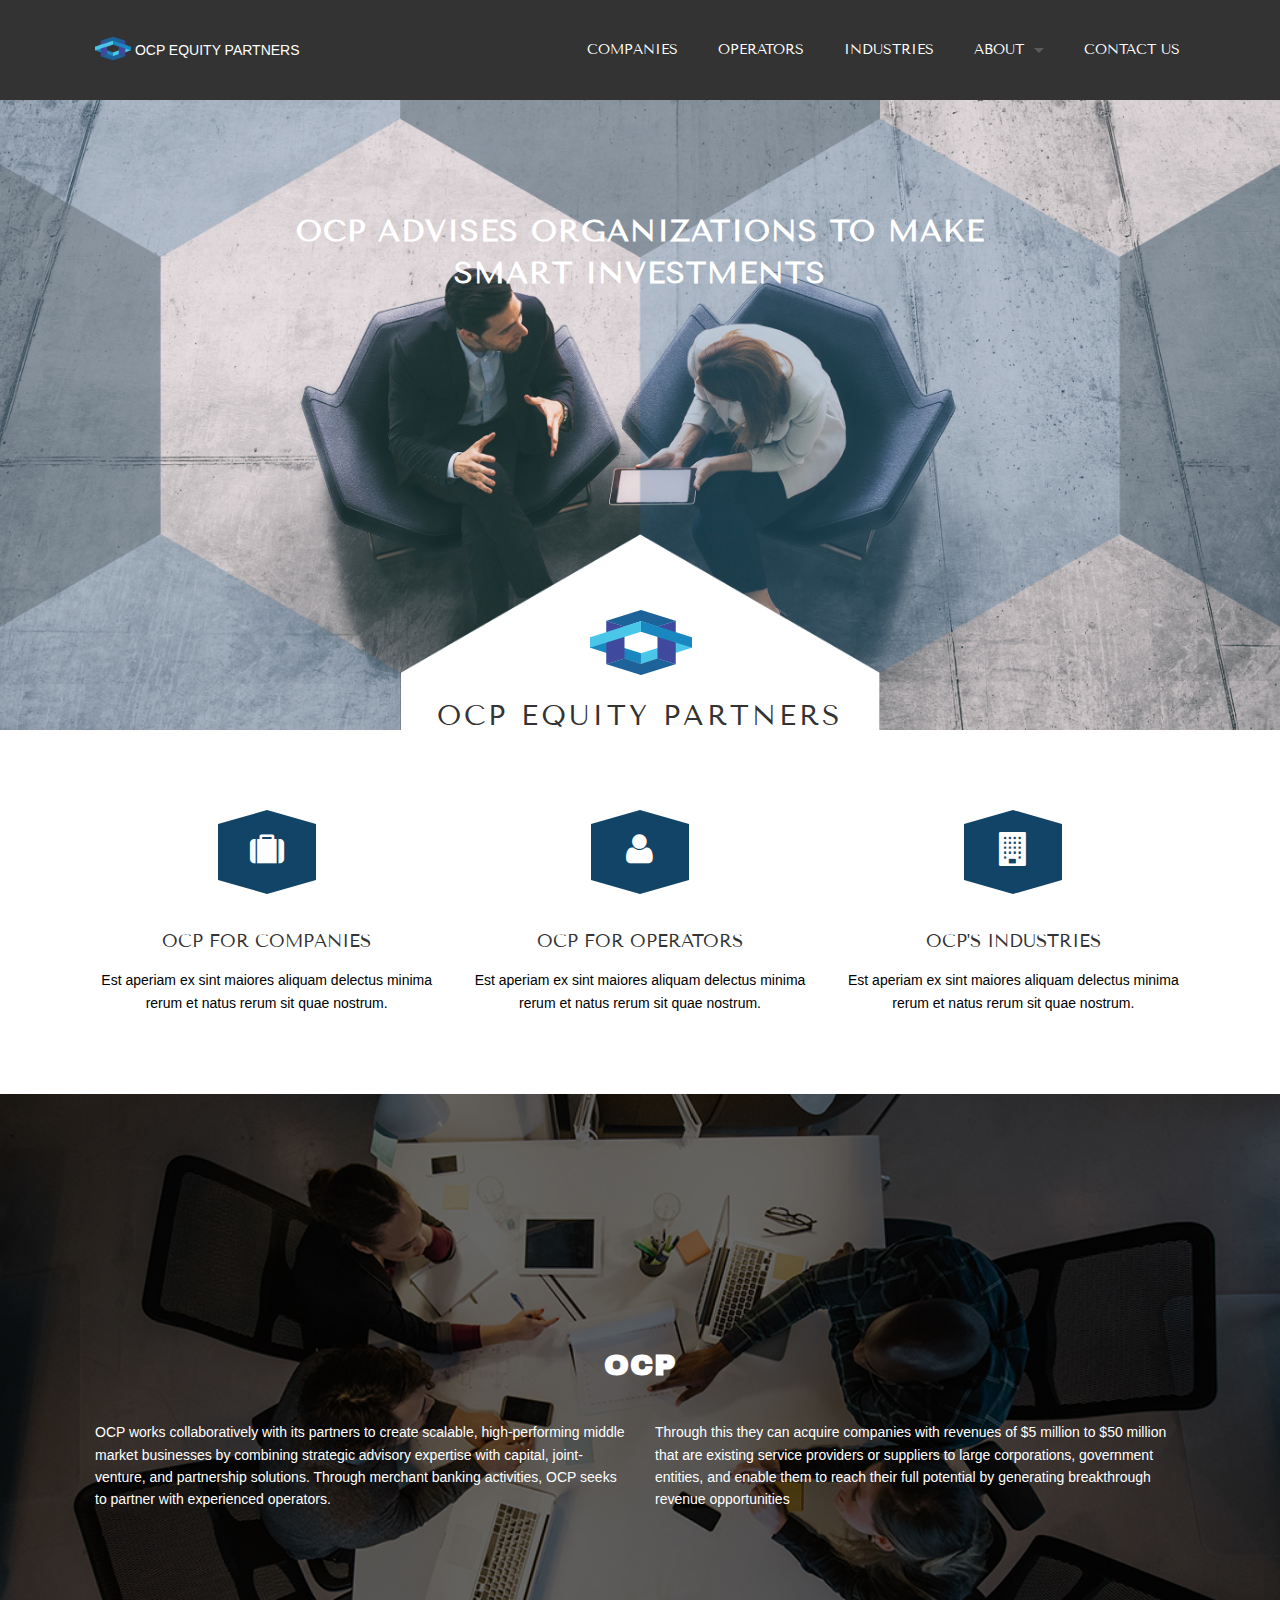
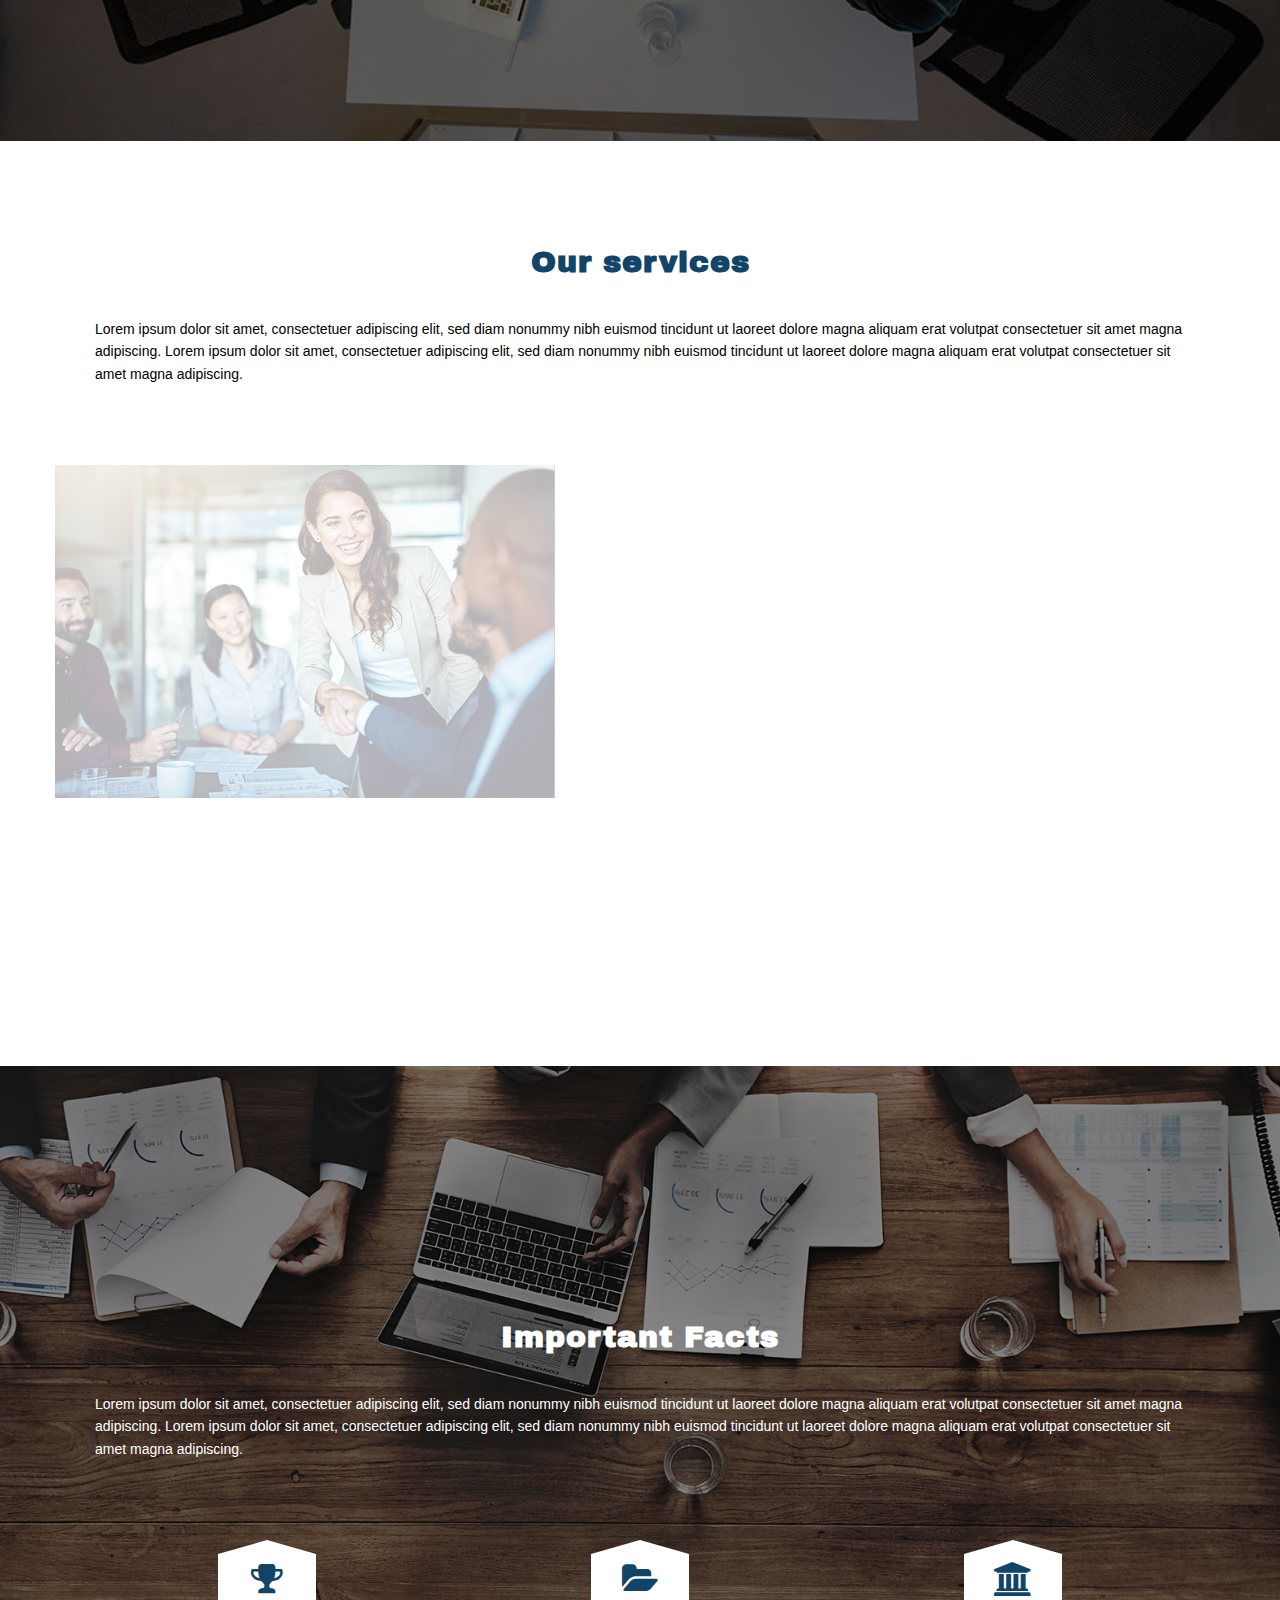
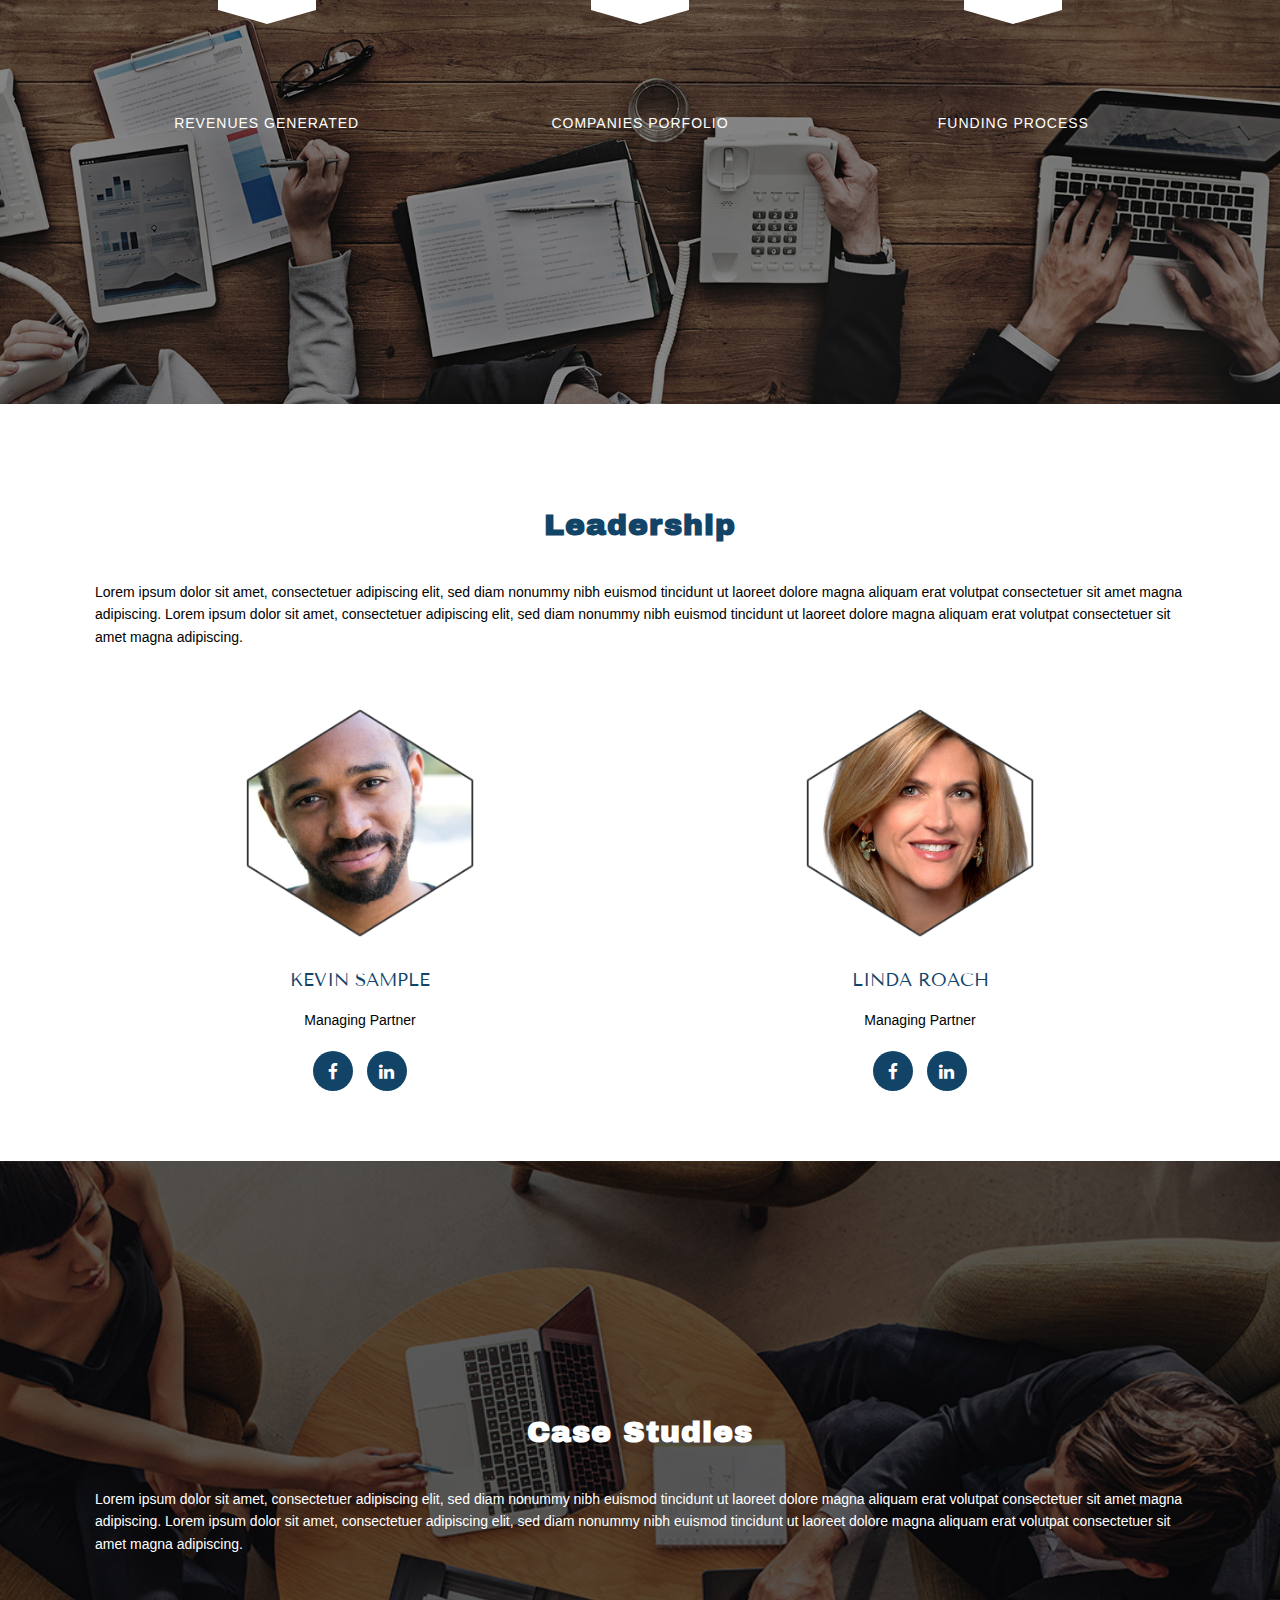
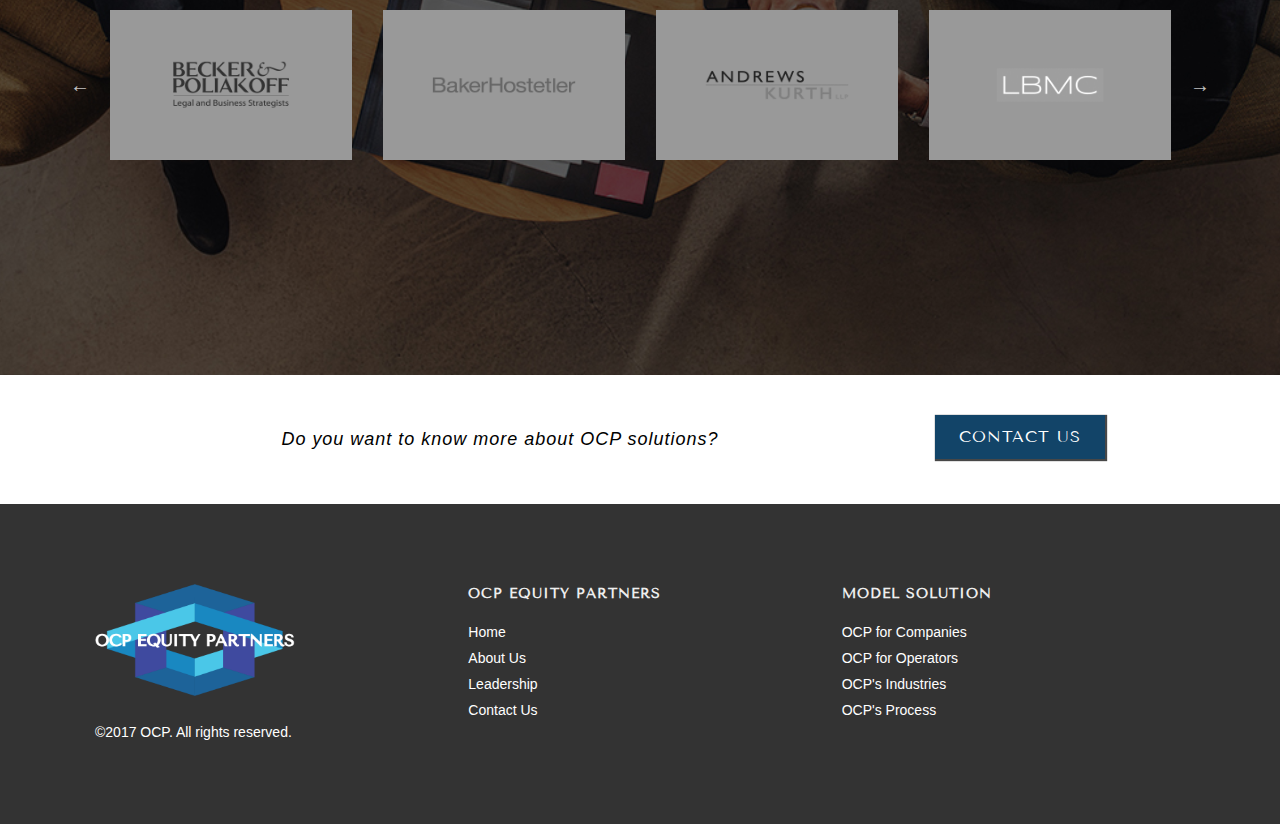
<file: index.html>
<!DOCTYPE html>
<!--[if lt IE 7]> <html class="no-js ie6 oldie"> <![endif]-->
<!--[if IE 7]>    <html class="no-js ie7 oldie"> <![endif]-->
<!--[if IE 8]>    <html class="no-js ie8 oldie"> <![endif]-->
<!--[if gt IE 8]><!-->
<html class='no-js'>
  <!--<![endif]-->
  <head>
    <meta charset='utf-8'>
    <meta content='width=device-width, initial-scale=1.0' name='viewport'>
    <meta content='' name='description'>
    <meta content='' name='author'>
    <!--
      hash is
    -->
    <title>OCP</title>
    <link href="stylesheets/framework.css" media="screen" rel="stylesheet" type="text/css" />
    <link href="stylesheets/style.css" media="screen" rel="stylesheet" type="text/css" />
    <link href="stylesheets/skins.css" media="screen" rel="stylesheet" type="text/css" />
    <link href="stylesheets/fontello.css" media="screen" rel="stylesheet" type="text/css" />
    <link href="stylesheets/font-awesome.css" media="screen" rel="stylesheet" type="text/css" />
    <link href="https://fonts.googleapis.com/css?family=Archivo+Black" rel="stylesheet">  
    <link href="https://fonts.googleapis.com/css?family=Tenor+Sans" rel="stylesheet"> 
    <script src="javascripts/libs.js" type="text/javascript"></script>
    <script>
      // terrificjs bootstrap
      (function($) {
          $(document).ready(function() {
              var $page = $('body');
              var config = {
                dependencyPath: {
                  plugin: 'javascripts/'
                }
              }
              var application = new Tc.Application($page, config);
              application.registerModules();
              application.start();
          });
      })(Tc.$);
    </script>
    <script src="javascripts/masonry.pkgd.js" type="text/javascript"></script>
    <script src="javascripts/imagesloaded.pkgd.min.js" type="text/javascript"></script>
    <script src="javascripts/slick.min.js" type="text/javascript"></script>
    <script src="javascripts/jquery.cookie.js" type="text/javascript"></script>
    <script src="javascripts/json2.js" type="text/javascript"></script>
    <script src="javascripts/jquery.url.js" type="text/javascript"></script>
  </head>
  <body class=''>
    <a id='top'></a>
    
    <div class='contain-to-grid sticky'>
      <nav class='top-bar' data-options='sticky_on: large' data-topbar=''>
        <ul class='title-area'>
          <li class='name'>
              <a href='index.html' class="logo">
                <img style="width:36px" alt="" src="images/logosmall.png" />  OCP Equity Partners
              </a>
          </li>
          <li class='toggle-topbar menu-icon'>
            <a href='#'>Menu</a>
          </li>
        </ul>
        <section class='top-bar-section'>
          <ul class='right'>
            
            <li class=''>
              <a href='companies.html'>Companies</a>
            </li>
            <li class=''>
              <a href='operators.html'>Operators</a>
            </li>
            <li class=''>
              <a href='industries.html'>Industries</a>
            </li>
            <li class='has-dropdown'>
              <a href='about.html'>About</a>
              <ul class='dropdown'>
                <li>
                  <a href='about.html'>Us</a>
                </li>
                <li>
                  <a href='leadership.html'>Leadership</a>
                </li>
                <li class=''>
              	  <a href='process.html'>Our Process</a>
            	</li>
              </ul>
            </li>
            
            <li class=''>
              <a href='contact.html'>Contact Us</a>
            </li>
          </ul>
        </section>
      </nav>
    </div>
    
    
    
    
    <div id='main' role='main'>
      <div class='herofull' style='background-image: url(images/bg.jpg); color: #fff;'>
        <div class='rowheader'>
          <div class='large-12 columns'>
            <h2 class="herotext">OCP advises organizations to make
                Smart Investments</h2>
          </div>
          <div class='twelve columns'>
            <div class='big mod modSectionHeader'>
              <div class='centered-text'>
                <img src="images/logoheader.png">
                <h3 class="heroheader">
                  OCP Equity Partners
                </h3>
              </div>
            </div>
          </div>
        </div>
        <div class='four spacing'></div>
      </div>
      
      <div class='four spacing'></div>
      <div class='row'>
        <div class='medium-4 large-4 columns'>
          <div class='fadein mod modIconText' data-delay='0'>
            <div class='icon-text-circle'>
              <div class="hexagontop"></div>
              <i class='fa fa-suitcase'></i>
              <div class="hexagonbottom"></div>
              <h3>OCP for Companies</h3>
              <p>Est aperiam ex sint maiores aliquam delectus minima rerum et natus rerum sit quae nostrum.</p>
            </div>
            <div class='two spacing'></div>
          </div>
        </div>
        <div class='medium-4 large-4 columns'>
          <div class='fadein mod modIconText' data-delay='200'>
            <div class='icon-text-circle'>
              <div class="hexagontop"></div>
              <i class='fa fa-user'></i>
              <div class="hexagonbottom"></div>
              <h3>OCP for Operators</h3>
              <p>Est aperiam ex sint maiores aliquam delectus minima rerum et natus rerum sit quae nostrum.</p>
            </div>
            <div class='two spacing'></div>
          </div>
        </div>
        <div class='medium-4 large-4 columns'>
          <div class='fadein mod modIconText' data-delay='400'>
            <div class='icon-text-circle'>
              <div class="hexagontop"></div>
              <i class='fa fa-building'></i>
              <div class="hexagonbottom"></div>
              <h3>OCP's Industries</h3>
              <p>Est aperiam ex sint maiores aliquam delectus minima rerum et natus rerum sit quae nostrum.</p>
            </div>
            <div class='two spacing'></div>
          </div>
        </div>
        
      </div>
      <div class='spacing'></div>
      <div class='full parallax' style='background-image: url(images/bg3.jpg); color: white;'>
        <div class='row'>
          <div class='large-12 columns'>
            <div class='mod modSectionHeader'>
              <div class='centered-text'>
                <h2 class="whitetext">
                  OCP
                </h2>
              </div>
            </div>
          </div>
          <div class="large-6 columns">
            <div class='spacing'></div>
            <p>
              OCP works collaboratively with its partners to create scalable, high-performing middle market businesses by combining strategic advisory expertise with capital, joint-venture, and partnership solutions. Through merchant banking activities, OCP seeks to partner with experienced operators.
            </p>
          </div>
          <div class="large-6 columns">
            <div class='spacing'></div>
            <p>
              Through this they can acquire companies with revenues of $5 million to $50 million that are existing service providers or suppliers to large corporations, government entities,  and enable them to reach their full potential by generating breakthrough revenue opportunities
            </p>
          </div>
        </div>
        <div class='three spacing'></div>
      </div>
      
      <div class='full'>
        <div class='row'>
          <div class='large-12 columns'>
            <div class='mod modSectionHeader'>
              <div class='centered-text'>
                <h2>
                  Our services
                </h2>
              </div>
            </div>
            <div class='spacing'></div>
            <p>
              Lorem ipsum dolor sit amet, consectetuer adipiscing elit, sed diam nonummy nibh euismod tincidunt ut laoreet dolore magna aliquam erat volutpat consectetuer sit amet magna adipiscing. Lorem ipsum dolor sit amet, consectetuer adipiscing elit, sed diam nonummy nibh euismod tincidunt ut laoreet dolore magna aliquam erat volutpat consectetuer sit amet magna adipiscing.
            </p>
            <div class='three spacing'></div>
          </div>
        </div>
        <div class='row'>
          <div class='medium-6 columns'>
            <img class="fadeinleft" width="500" height="450" alt="" src="images/services.jpg" />
            <div class='three spacing'></div>
          </div>
          <div class='medium-6 columns'>
            <div class='fadein mod modIconText' data-delay='0'>
              <div class='icon-text-simple'>
                <h3>Buy Companies</h3>
                <p>Accusamus laborum totam omnis inventore et error aut et eos aut. fuga mollitia vitae id enim omnis perspiciatis. modi maxime eos.</p>
              </div>
              <div class='two spacing'></div>
            </div>
            <div class='fadein mod modIconText' data-delay='300'>
              <div class='icon-text-simple'>
                <h3>Look for Operators</h3>
                <p>Accusamus laborum totam omnis inventore et error aut et eos aut. fuga mollitia vitae id enim omnis perspiciatis. modi maxime eos.</p>
              </div>
              <div class='two spacing'></div>
            </div>
            <div class='fadein mod modIconText' data-delay='600'>
              <div class='icon-text-simple'>
                <h3>Funding and Capitals</h3>
                <p>Accusamus laborum totam omnis inventore et error aut et eos aut. fuga mollitia vitae id enim omnis perspiciatis. modi maxime eos.</p>
              </div>
              <div class='two spacing'></div>
            </div>
            <div class='fadein mod modIconText' data-delay='900'>
              <div class='icon-text-simple'>
                <h3>Management</h3>
                <p>Accusamus laborum totam omnis inventore et error aut et eos aut. fuga mollitia vitae id enim omnis perspiciatis. modi maxime eos.</p>
              </div>
              <div class='two spacing'></div>
            </div>
          </div>
        </div>
        <div class='spacing'></div>
      </div>
      <div class='full parallax' style='background-image: url(images/bg2.jpg); color: white;'>
        <div class='row'>
          <div class='large-12 columns'>
            <div class='mod modSectionHeader'>
              <div class='centered-text'>
                <h2 class='headerwhite'>
                  Important Facts
                </h2>
              </div>
            </div>
            <div class='spacing'></div>
            <p>
              Lorem ipsum dolor sit amet, consectetuer adipiscing elit, sed diam nonummy nibh euismod tincidunt ut laoreet dolore magna aliquam erat volutpat consectetuer sit amet magna adipiscing. Lorem ipsum dolor sit amet, consectetuer adipiscing elit, sed diam nonummy nibh euismod tincidunt ut laoreet dolore magna aliquam erat volutpat consectetuer sit amet magna adipiscing.
            </p>
            <div class='three spacing'></div>
          </div>
        </div>
        <div class='row'>
          <div class='medium-4 large-4 columns'>
            <div class='mod modMilestone'>
              <div class="whitehexagontop"></div>
              <i class='fa fa-trophy'></i>
              <div class="whitehexagonbottom"></div>
              <strong data-from='0' data-to='54'>&nbsp;</strong>
              <span>Revenues generated</span>
              <div class='four spacing'></div>
            </div>
          </div>
          <div class='medium-4 large-4 columns'>
            <div class='mod modMilestone'>
              <div class="whitehexagontop"></div>
              <i class='fa fa-folder-open'></i>
              <div class="whitehexagonbottom"></div>
              <strong data-from='0' data-to='726'>&nbsp;</strong>
              <span>Companies Porfolio</span>
              <div class='four spacing'></div>
            </div>
          </div>
          <div class='medium-4 large-4 columns'>
            <div class='mod modMilestone'>
              <div class="whitehexagontop"></div>
              <i class='fa fa-university'></i>
              <div class="whitehexagonbottom"></div>
              <strong data-from='0' data-to='122'>&nbsp;</strong>
              <span>Funding Process</span>
              <div class='four spacing'></div>
            </div>
          </div>
          
        </div>
        <div class='two spacing'></div>
      </div>

      <div class='full'>
        <div class='row'>
          <div class='large-12 columns'>
            <div class='mod modSectionHeader'>
              <div class='centered-text'>
                <h2 style=''>
                  Leadership
                </h2>
              </div>
            </div>
            <div class='spacing'></div>
            <p>
              Lorem ipsum dolor sit amet, consectetuer adipiscing elit, sed diam nonummy nibh euismod tincidunt ut laoreet dolore magna aliquam erat volutpat consectetuer sit amet magna adipiscing. Lorem ipsum dolor sit amet, consectetuer adipiscing elit, sed diam nonummy nibh euismod tincidunt ut laoreet dolore magna aliquam erat volutpat consectetuer sit amet magna adipiscing.
            </p>
            <div class='two spacing'></div>
          </div>
        </div>      
        <div class="row">
          <div class="large-6 columns biopic">
            <a href="leadership.html"><img class="bioimg" src="images/kevin.png"></a><br>
            <div class='intro'>
              <h3>Kevin Sample</h3>
              <p>Managing Partner</p>
              <a href='https://www.facebook.com/kevin.sample2'>
                <i class='fa fa-facebook'></i>
              </a>
              <a href='https://www.linkedin.com/in/kevin-sample-96a5108/'>
                <i class='fa fa-linkedin'></i>
              </a>
            </div>
          </div>
          <div class="large-6 columns biopic">
            <a href="leadership.html"><img class="bioimg" src="images/linda.png"></a><br>
            <div class='intro'>
              <h3>Linda Roach</h3>
              <p>Managing Partner</p>
                  <a href='https://www.facebook.com/linda.roach.792'>
                    <i class='fa fa-facebook'></i>
                  </a>
                  <a href='https://www.linkedin.com/in/linda-roach-b7a93919/'>
                  <i class='fa fa-linkedin'></i>
                </a>
            </div>
          </div>
        </div>
        <div class='two spacing'></div>
      </div>
      
      <div class='full parallax' style='background-image: url(images/bg4.jpg); color: #fff;'>
        <div class='row'>
          <div class='large-12 columns'>
            <div class='mod modSectionHeader'>
              <div class='centered-text'>
                <h2 style='color: #fff'>
                  Case Studies
                </h2>
              </div>
            </div>
            <div class='spacing'></div>
            <p>
              Lorem ipsum dolor sit amet, consectetuer adipiscing elit, sed diam nonummy nibh euismod tincidunt ut laoreet dolore magna aliquam erat volutpat consectetuer sit amet magna adipiscing. Lorem ipsum dolor sit amet, consectetuer adipiscing elit, sed diam nonummy nibh euismod tincidunt ut laoreet dolore magna aliquam erat volutpat consectetuer sit amet magna adipiscing.
            </p>
            <div class='spacing'></div>
          </div>
        </div>
        <div class='row'>
          <div class='large-12 columns'>
            <div class='mod modClients' data-slides_to_show='4'>
              <div class='clients'>
                <div><img class="casestudies" alt="" src="images/case1.png" /></div>
                <div><img class="casestudies" alt="" src="images/case2.png" /></div>
                <div><img class="casestudies" alt="" src="images/case3.png" /></div>
                <div><img class="casestudies" alt="" src="images/case4.png" /></div>
                <div><img class="casestudies" alt="" src="images/case5.png" /></div>
                <div><img class="casestudies" alt="" src="images/case6.png" /></div>
              </div>
            </div>
          </div>
        </div>
        <div class='two spacing'></div>
      </div>
      <div class='full no-padding' style='background: #fff'>
        <div class='two spacing'></div>
        <div class='mod modCallToAction'>
          <div class='row'>
            <div class='medium-9 large-9 columns'>
              <p class="text-center">Do you want to know more about OCP solutions?</p>
            </div>
            <div class='medium-3 large-3 columns'>
              <a class='button' href='http://themeforest.net/user/honryou/portfolio?ref=honryou'>Contact Us</a>
            </div>
          </div>
        </div>
        <div class='spacing'></div>
      </div>
    </div>
    
    
    <div id='footer'>
      <div class='three spacing'></div>
      <div class='row'>
        <div class='large-4 medium-4 columns'>
          <div class='spacing'></div>
          <h1>
            <a href='index.html'>
              <img width="200px" alt="" src="images/logowhite.png" />
            </a>
          </h1>
          <p>©2017 OCP. All rights reserved.</p>
          <div class='spacing'></div>
        </div>
        <div class='large-4 medium-4 columns'>
          <div class='spacing'></div>
          <div class='links'>
            <h4 class="footerheader">OCP Equity Partners</h4>
            <ul>
              <li><a href="index.html">Home</a></li>
              <li><a href="about.html">About Us</a></li>
              <li><a href="leadership.html">Leadership</a></li>
              <li><a href="contact.html">Contact Us</a></li>
            </ul>
          </div>
          <div class='spacing'></div>
        </div>
        <div class='large-4 medium-4 columns'>
          <div class='spacing'></div>
          <div class='links'>
            <h4 class="footerheader">Model Solution</h4>
            <ul>
             <li><a href="companies.html">OCP for Companies</a></li>
              <li><a href="operators.html">OCP for Operators</a></li>
              <li><a href="indsutries.html">OCP's Industries</a></li>
              <li><a href="process.html">OCP's Process</a></li>
            </ul>
          </div>
          <div class='spacing'></div>
        </div>
        
      </div>
      <div class='two spacing'></div>
    </div>
    
    <script src="javascripts/jquery.countTo.js" type="text/javascript"></script>
    <script src="javascripts/jquery.appear.js" type="text/javascript"></script>
    <script src="javascripts/jquery.validate.js" type="text/javascript"></script>
    <script src="javascripts/jquery.sequence-min.js" type="text/javascript"></script>
    <script src="javascripts/jquery.easing.1.3.js" type="text/javascript"></script>
    <script src="javascripts/app.js" type="text/javascript"></script>
    <script src="javascripts/jquery.sequence-min.js" type="text/javascript"></script>
  </body>
</html>
</file>
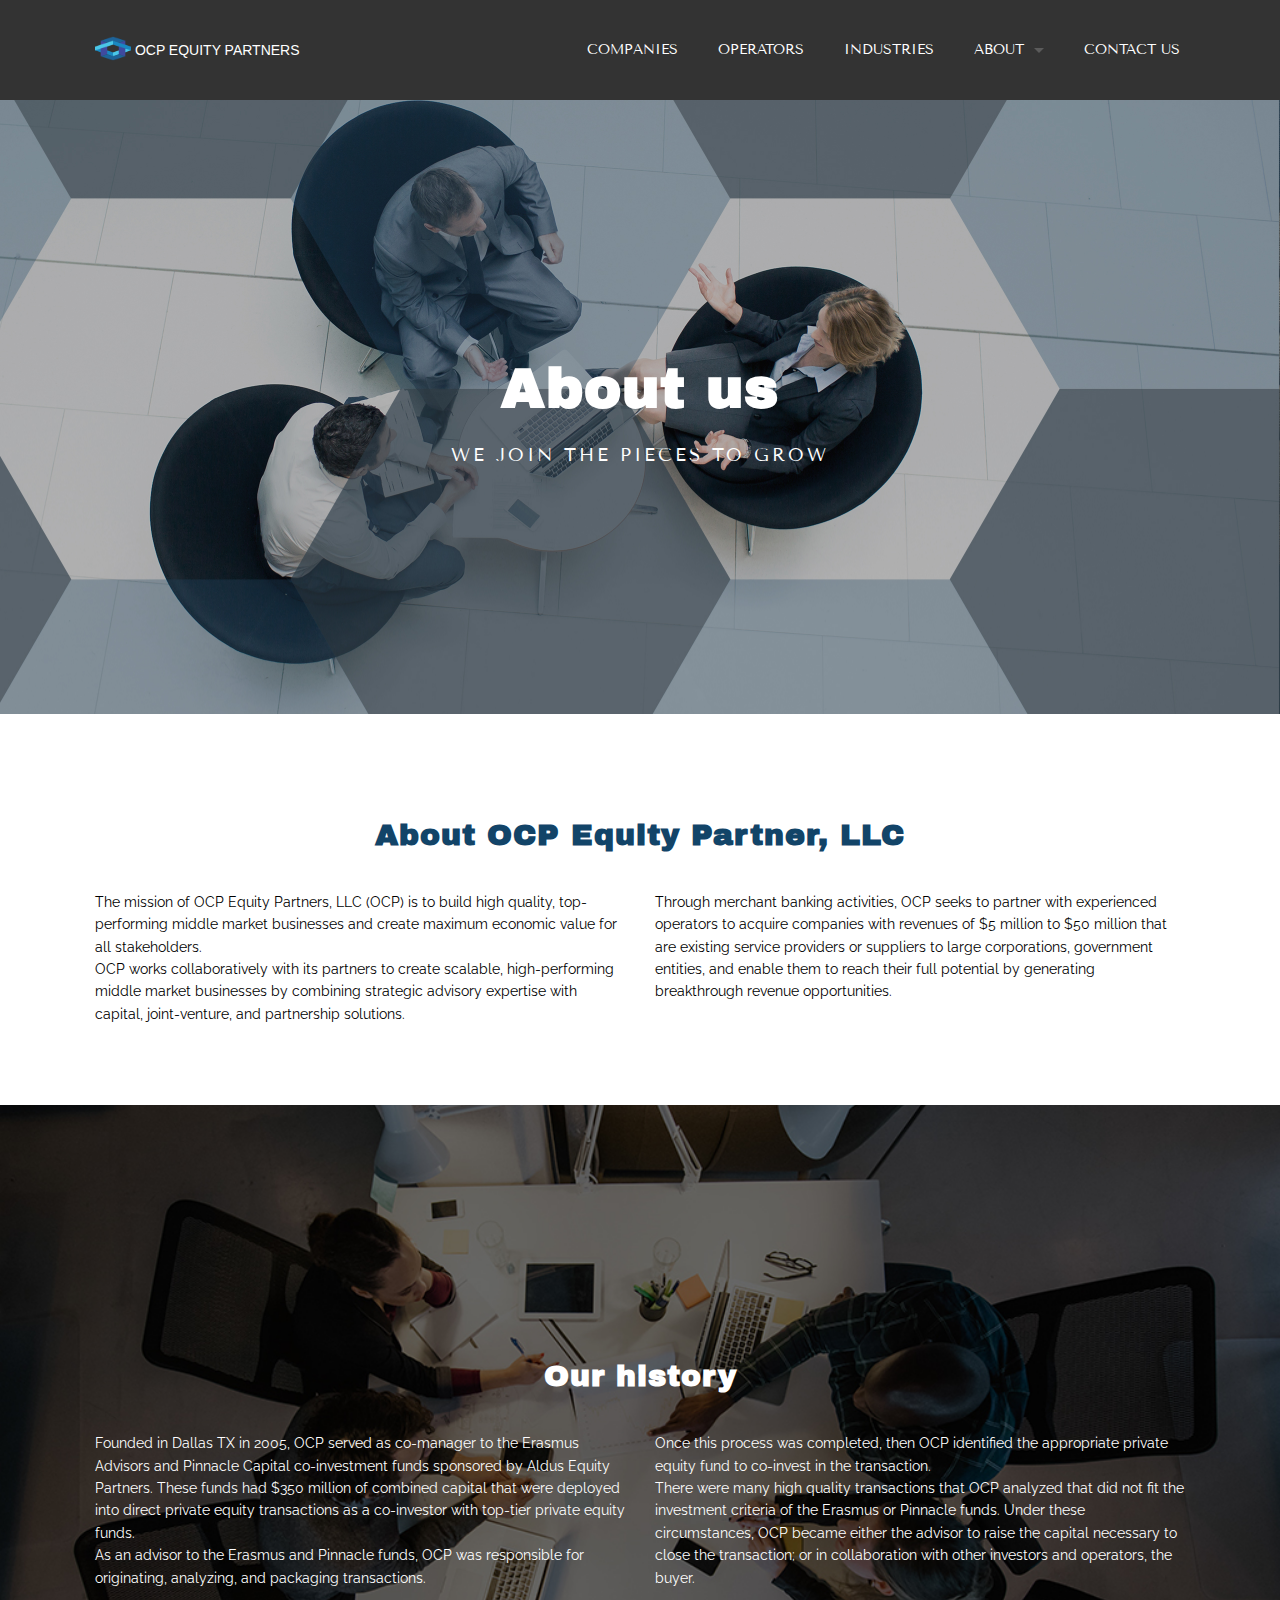
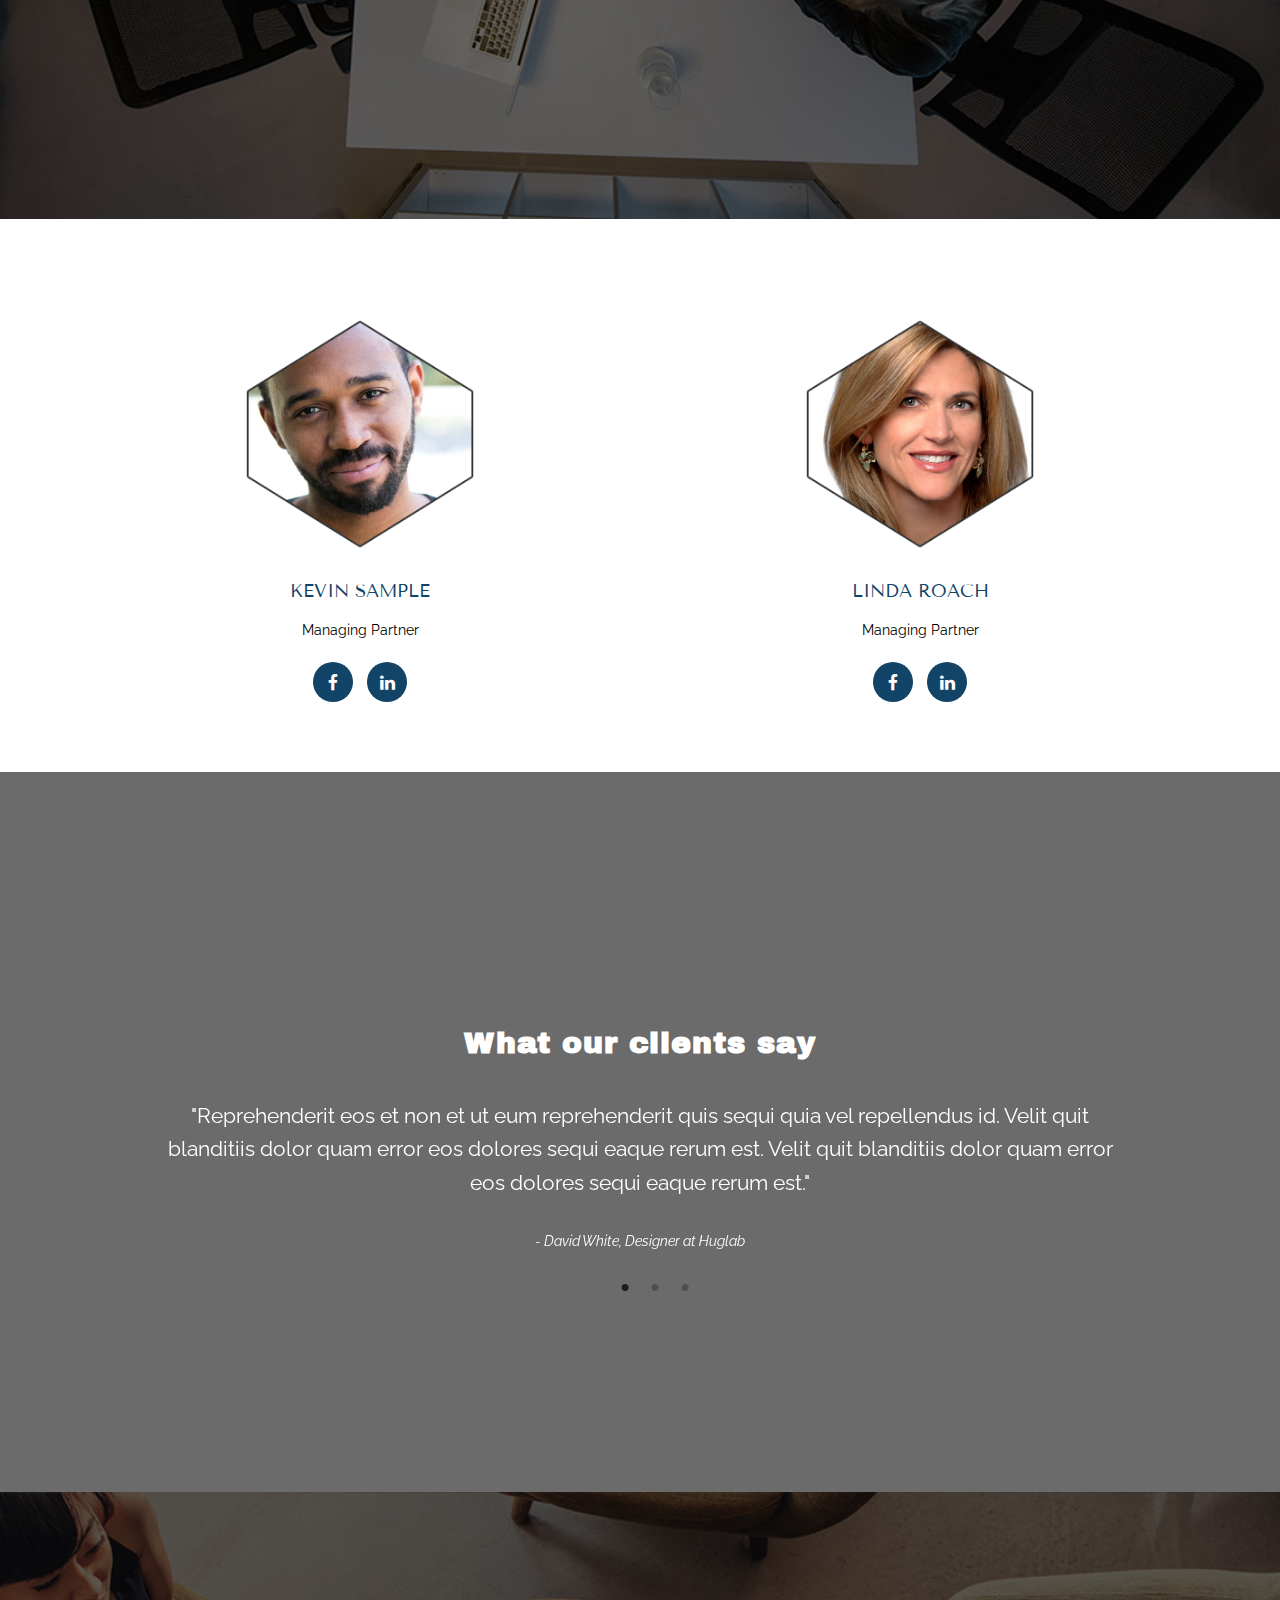
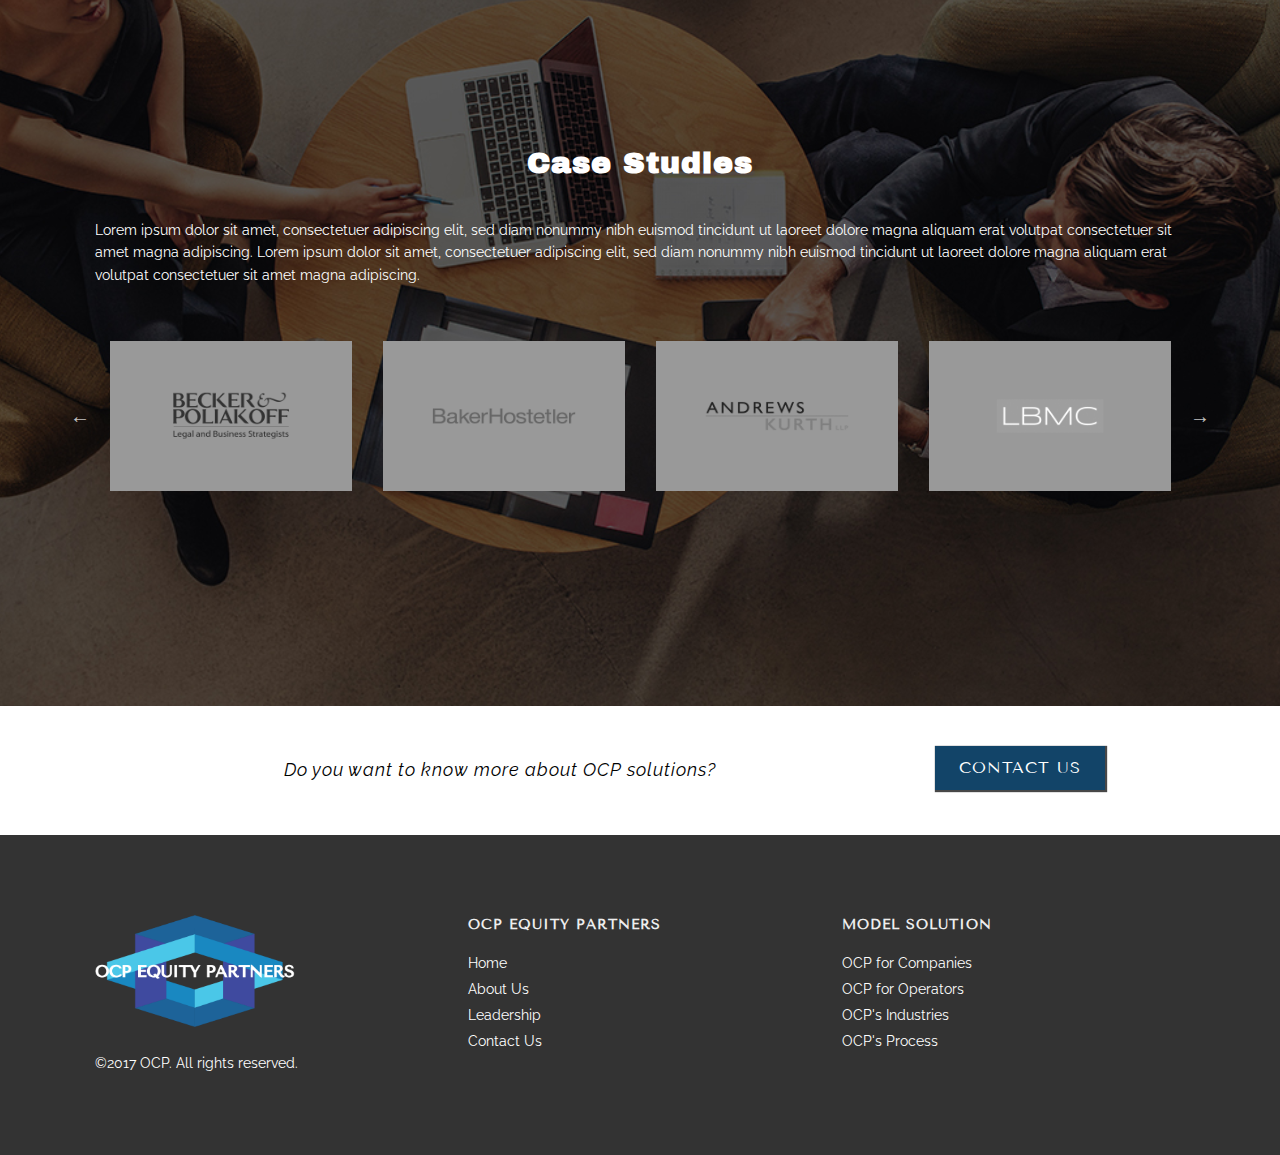
<file: about.html>
<!DOCTYPE html>
<!--[if lt IE 7]> <html class="no-js ie6 oldie"> <![endif]-->
<!--[if IE 7]>    <html class="no-js ie7 oldie"> <![endif]-->
<!--[if IE 8]>    <html class="no-js ie8 oldie"> <![endif]-->
<!--[if gt IE 8]><!-->
<html class='no-js'>
  <!--<![endif]-->
  <head>
    <meta charset='utf-8'>
    <meta content='width=device-width, initial-scale=1.0' name='viewport'>
    <meta content='' name='description'>
    <meta content='' name='author'>
    <!--
      hash is
    -->
    <title>OPC</title>
    <link href="stylesheets/framework.css" media="screen" rel="stylesheet" type="text/css" />
    <link href="stylesheets/style.css" media="screen" rel="stylesheet" type="text/css" />
    <link href="stylesheets/skins.css" media="screen" rel="stylesheet" type="text/css" />
    <link href="stylesheets/fontello.css" media="screen" rel="stylesheet" type="text/css" />
    <link href="https://fonts.googleapis.com/css?family=Archivo+Black" rel="stylesheet">  
    <link href="https://fonts.googleapis.com/css?family=Tenor+Sans" rel="stylesheet">  
    <link href="stylesheets/font-awesome.css" media="screen" rel="stylesheet" type="text/css" />
    <script src="javascripts/libs.js" type="text/javascript"></script>
    <script>
      // terrificjs bootstrap
      (function($) {
          $(document).ready(function() {
              var $page = $('body');
              var config = {
                dependencyPath: {
                  plugin: 'javascripts/'
                }
              }
              var application = new Tc.Application($page, config);
              application.registerModules();
              application.start();
          });
      })(Tc.$);
    </script>
    <link href="http://fonts.googleapis.com/css?family=Raleway:400,700,300" media="screen" rel="stylesheet" type="text/css" />
    <script src="javascripts/masonry.pkgd.js" type="text/javascript"></script>
    <script src="javascripts/imagesloaded.pkgd.min.js" type="text/javascript"></script>
    <script src="javascripts/slick.min.js" type="text/javascript"></script>
    <script src="javascripts/jquery.cookie.js" type="text/javascript"></script>
    <script src="javascripts/json2.js" type="text/javascript"></script>
    <script src="javascripts/jquery.url.js" type="text/javascript"></script>
  </head>
  <body class=''>
    <a id='top'></a>
    
    <div class='contain-to-grid sticky'>
      <nav class='top-bar' data-options='sticky_on: large' data-topbar=''>
        <ul class='title-area'>
          <li class='name'>
              <a href='index.html' class="logo">
                <img style="width:36px" alt="" src="images/logosmall.png" />  OCP Equity Partners
              </a>
          </li>
          <li class='toggle-topbar menu-icon'>
            <a href='#'>Menu</a>
          </li>
        </ul>
        <section class='top-bar-section'>
          <ul class='right'>
            
            <li class=''>
              <a href='companies.html'>Companies</a>
            </li>
            <li class=''>
              <a href='operators.html'>Operators</a>
            </li>
            <li class=''>
              <a href='industries.html'>Industries</a>
            </li>
            <li class='has-dropdown'>
              <a>About</a>
              <ul class='dropdown'>
                <li>
                  <a href='about.html'>Us</a>
                </li>
                <li>
                  <a href='leadership.html'>Leadership</a>
                </li>
                <li class=''>
                  <a href='process.html'>Our Process</a>
              </li>
              </ul>
            </li>
            
            <li class=''>
              <a href='contact.html'>Contact Us</a>
            </li>
          </ul>
        </section>
      </nav>
    </div>
    
    
    
    <div id='main' role='main'>
      <div class='full parallax' style='background-image: url(images/bg9.jpg); color: #fff;'>
        <div class='row'>
          <div class='twelve columns'>
            <div class='big mod modSectionHeader'>
              <div class='centered-text'>
                <h2 style='color: #fff'>
                  About us
                </h2>
              </div>
              <h3 class='centered-text' style='color: #fff'>We join the pieces to grow</h3>
            </div>
          </div>
        </div>
        <div class='four spacing'></div>
      </div>
      
      
      <div class='full'>
        <div class='row'>
          <div class='large-12 columns'>
            <div class='mod modSectionHeader'>
              <div class='centered-text'>
                <h2>
                  About OCP Equity Partner, LLC
                </h2>
              </div>
            </div>
          </div>
          <div class="large-6 columns">
            <div class='spacing'></div>
            <p>
              The mission of OCP Equity Partners, LLC (OCP)  is to build high quality, top-performing middle market businesses and create maximum economic value for all stakeholders.
            <br>
              OCP works collaboratively with its partners to create scalable, high-performing middle market businesses by combining strategic advisory expertise with capital, joint-venture, and partnership solutions.
            </p>
          </div>
          <div class="large-6 columns">
            <div class='spacing'></div>
            <p>
              Through merchant banking activities, OCP seeks to partner with experienced operators to acquire companies with revenues of $5 million to $50 million that are existing service providers or suppliers to large corporations, government entities,  and enable them to reach their full potential by generating breakthrough revenue opportunities.
            </p>
          </div>
        </div>
        <div class='three spacing'></div>
      </div>
      <div class='full parallax' style='background-image: url(images/bg3.jpg); color: #fff;'>
        <div class='row'>
          <div class='large-12 columns'>
            <div class='mod modSectionHeader'>
              <div class='centered-text'>
                <h2 class="headerwhite">
                  Our history
                </h2>
              </div>
            </div>
          </div>
          <div class="large-6 columns">
            <div class='spacing'></div>
            <p>
              Founded in Dallas TX in 2005, OCP served as co-manager to the Erasmus Advisors and Pinnacle Capital co-investment funds sponsored by Aldus Equity Partners. These funds had $350 million of combined capital that were deployed into direct private equity transactions as a co-investor with top-tier private equity funds. <br>
            As an advisor to the Erasmus and Pinnacle funds, OCP was responsible for originating, analyzing, and packaging transactions.
            </p>
          </div>
          <div class="large-6 columns">
            <div class='spacing'></div>
            <p>
              Once this process was completed, then OCP identified the appropriate private equity fund to co-invest in the transaction. <br>
            There were many high quality transactions that OCP analyzed that did not fit the investment criteria of the Erasmus or Pinnacle funds. Under these circumstances, OCP became either the advisor to raise the capital necessary to close the transaction; or in collaboration with other investors and operators, the buyer.
            </p>
          </div>
        </div>
        <div class='three spacing'></div>
      </div>
      <div class='full'>
                <div class="row">
          <div class="large-6 columns biopic">
            <a href="leadership.html"><img class="bioimg" src="images/kevin.png"></a><br>
            <div class='intro'>
              <h3>Kevin Sample</h3>
              <p>Managing Partner</p>
              <a href='https://www.facebook.com/kevin.sample2'>
                <i class='fa fa-facebook'></i>
              </a>
              <a href='https://www.linkedin.com/in/kevin-sample-96a5108/'>
                <i class='fa fa-linkedin'></i>
              </a>
            </div>
          </div>
          <div class="large-6 columns biopic">
            <a href="leadership.html"><img class="bioimg" src="images/linda.png"></a><br>
            <div class='intro'>
              <h3>Linda Roach</h3>
              <p>Managing Partner</p>
                  <a href='https://www.facebook.com/linda.roach.792'>
                    <i class='fa fa-facebook'></i>
                  </a>
                  <a href='https://www.linkedin.com/in/linda-roach-b7a93919/'>
                  <i class='fa fa-linkedin'></i>
                </a>
            </div>
          </div>
        </div>
        <div class='two spacing'></div>
      </div>
      <div class='full parallax bluebg'>
        <div class='row'>
          <div class='large-12 columns'>
            <div class='mod modSectionHeader'>
              <div class='centered-text'>
                <h2 class='headerwhite'>
                  What our clients say
                </h2>
              </div>
            </div>
            <div class='spacing'></div>
          </div>
        </div>
        <div class='row'>
          <div class='large-12 columns'>
            <div class='mod modTestimonials'>
              <div class='row'>
                <div class='small-12 columns'>
                  <div class='items centered-text'>
                    <div class='item'>
                      <p class='quote'>"Reprehenderit eos et non et ut eum reprehenderit quis sequi quia vel repellendus id. Velit quit blanditiis dolor quam error eos dolores sequi eaque rerum est. Velit quit blanditiis dolor quam error eos dolores sequi eaque rerum est."</p>
                      <p class='author'>- David White, Designer at Huglab</p>
                      <div class='two spacing'></div>
                    </div>
                    <div class='item'>
                      <p class='quote'>"Lorem ipsum dolor sit amet, consectetuer adipiscing elit, sed diam nonummy nibh euismod tincidunt ut laoreet dolore magna aliquam erat volutpat consectetuer sit amet magna adipiscing."</p>
                      <p class='author'>- David White, Designer at Huglab</p>
                      <div class='two spacing'></div>
                    </div>
                    <div class='item'>
                      <p class='quote'>"Reprehenderit eos et non et ut eum reprehenderit quis sequi quia vel repellendus id. Velit quit blanditiis dolor quam error eos dolores sequi eaque rerum est."</p>
                      <p class='author'>- David White, Designer at Huglab</p>
                      <div class='two spacing'></div>
                    </div>
                  </div>
                </div>
                <div class='spacing'></div>
              </div>
            </div>
          </div>
        </div>
      </div>
     <div class='full parallax' style='background-image: url(images/bg4.jpg); color: #fff;'>
        <div class='row'>
          <div class='large-12 columns'>
            <div class='mod modSectionHeader'>
              <div class='centered-text'>
                <h2 style='color: #fff'>
                  Case Studies
                </h2>
              </div>
            </div>
            <div class='spacing'></div>
            <p>
              Lorem ipsum dolor sit amet, consectetuer adipiscing elit, sed diam nonummy nibh euismod tincidunt ut laoreet dolore magna aliquam erat volutpat consectetuer sit amet magna adipiscing. Lorem ipsum dolor sit amet, consectetuer adipiscing elit, sed diam nonummy nibh euismod tincidunt ut laoreet dolore magna aliquam erat volutpat consectetuer sit amet magna adipiscing.
            </p>
            <div class='spacing'></div>
          </div>
        </div>
        <div class='row'>
          <div class='large-12 columns'>
            <div class='mod modClients' data-slides_to_show='4'>
              <div class='clients'>
                <div><img class="casestudies" alt="" src="images/case1.png" /></div>
                <div><img class="casestudies" alt="" src="images/case2.png" /></div>
                <div><img class="casestudies" alt="" src="images/case3.png" /></div>
                <div><img class="casestudies" alt="" src="images/case4.png" /></div>
                <div><img class="casestudies" alt="" src="images/case5.png" /></div>
                <div><img class="casestudies" alt="" src="images/case6.png" /></div>
              </div>
            </div>
          </div>
        </div>
        <div class='two spacing'></div>
      </div>
      <div class='full no-padding' style='background: #fff'>
        <div class='two spacing'></div>
        <div class='mod modCallToAction'>
          <div class='row'>
            <div class='medium-9 large-9 columns'>
              <p class="text-center">Do you want to know more about OCP solutions?</p>
            </div>
            <div class='medium-3 large-3 columns'>
              <a class='button' href='http://themeforest.net/user/honryou/portfolio?ref=honryou'>Contact Us</a>
            </div>
          </div>
        </div>
        <div class='spacing'></div>
      </div>
    </div>
    
    
    <div id='footer'>
      <div class='three spacing'></div>
      <div class='row'>
        <div class='large-4 medium-4 columns'>
          <div class='spacing'></div>
          <h1>
            <a href='index.html'>
              <img width="200px" alt="" src="images/logowhite.png" />
            </a>
          </h1>
          <p>©2017 OCP. All rights reserved.</p>
          <div class='spacing'></div>
        </div>
        <div class='large-4 medium-4 columns'>
          <div class='spacing'></div>
          <div class='links'>
            <h4 class="footerheader">OCP Equity Partners</h4>
            <ul>
              <li><a href="index.html">Home</a></li>
              <li><a href="about.html">About Us</a></li>
              <li><a href="leadership.html">Leadership</a></li>
              <li><a href="contact.html">Contact Us</a></li>
            </ul>
          </div>
          <div class='spacing'></div>
        </div>
        <div class='large-4 medium-4 columns'>
          <div class='spacing'></div>
          <div class='links'>
            <h4 class="footerheader">Model Solution</h4>
            <ul>
             <li><a href="companies.html">OCP for Companies</a></li>
              <li><a href="operators.html">OCP for Operators</a></li>
              <li><a href="indsutries.html">OCP's Industries</a></li>
              <li><a href="process.html">OCP's Process</a></li>
            </ul>
          </div>
          <div class='spacing'></div>
        </div>
        
      </div>
      <div class='two spacing'></div>
    </div>
    
    
    <script src="javascripts/jquery.countTo.js" type="text/javascript"></script>
    <script src="javascripts/jquery.appear.js" type="text/javascript"></script>
    <script src="javascripts/jquery.validate.js" type="text/javascript"></script>
    <script src="javascripts/jquery.sequence-min.js" type="text/javascript"></script>
    <script src="javascripts/jquery.easing.1.3.js" type="text/javascript"></script>
    <script src="javascripts/app.js" type="text/javascript"></script>
    <script src="javascripts/jquery.sequence-min.js" type="text/javascript"></script>
  </body>
</html>
</file>
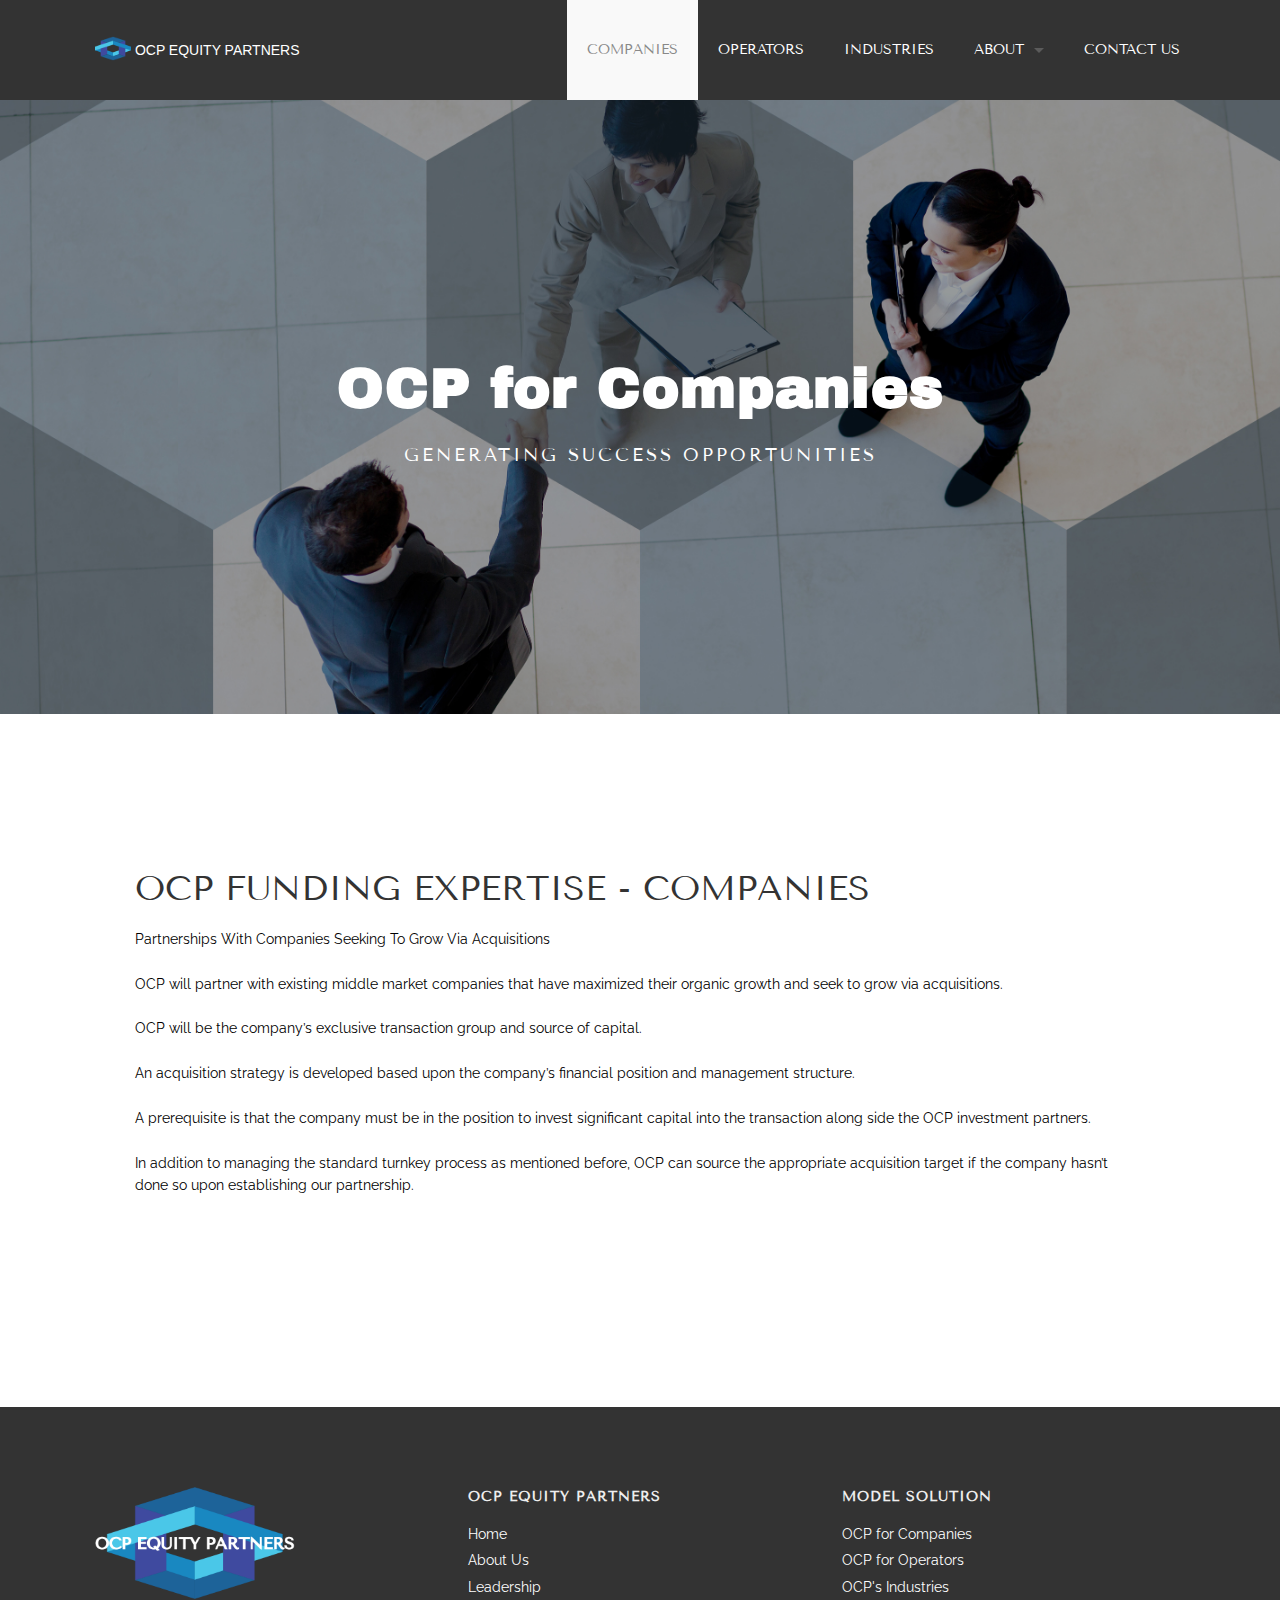
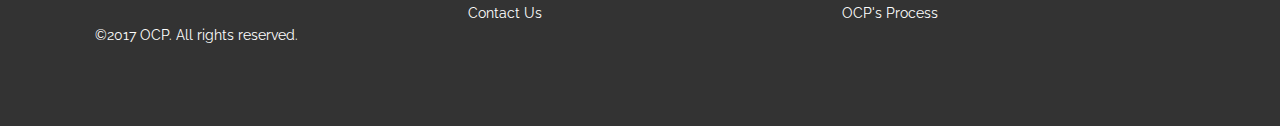
<file: companies.html>
<!DOCTYPE html>
<!--[if lt IE 7]> <html class="no-js ie6 oldie"> <![endif]-->
<!--[if IE 7]>    <html class="no-js ie7 oldie"> <![endif]-->
<!--[if IE 8]>    <html class="no-js ie8 oldie"> <![endif]-->
<!--[if gt IE 8]><!-->
<html class='no-js'>
  <!--<![endif]-->
  <head>
    <meta charset='utf-8'>
    <meta content='width=device-width, initial-scale=1.0' name='viewport'>
    <meta content='' name='description'>
    <meta content='' name='author'>
    <!--
      hash is
    -->
    <title>OCP for Companies</title>
    <link href="stylesheets/framework.css" media="screen" rel="stylesheet" type="text/css" />
    <link href="stylesheets/style.css" media="screen" rel="stylesheet" type="text/css" />
    <link href="stylesheets/skins.css" media="screen" rel="stylesheet" type="text/css" />
    <link href="stylesheets/fontello.css" media="screen" rel="stylesheet" type="text/css" />
    <link href="stylesheets/font-awesome.css" media="screen" rel="stylesheet" type="text/css" />
    <link href="https://fonts.googleapis.com/css?family=Archivo+Black" rel="stylesheet">  
    <link href="https://fonts.googleapis.com/css?family=Tenor+Sans" rel="stylesheet"> 
    <script src="javascripts/libs.js" type="text/javascript"></script>
    <script>
      // terrificjs bootstrap
      (function($) {
          $(document).ready(function() {
              var $page = $('body');
              var config = {
                dependencyPath: {
                  plugin: 'javascripts/'
                }
              }
              var application = new Tc.Application($page, config);
              application.registerModules();
              application.start();
          });
      })(Tc.$);
    </script>
    <link href="http://fonts.googleapis.com/css?family=Raleway:400,700,300" media="screen" rel="stylesheet" type="text/css" />
    <script src="javascripts/masonry.pkgd.js" type="text/javascript"></script>
    <script src="javascripts/imagesloaded.pkgd.min.js" type="text/javascript"></script>
    <script src="javascripts/slick.min.js" type="text/javascript"></script>
    <script src="javascripts/jquery.cookie.js" type="text/javascript"></script>
    <script src="javascripts/json2.js" type="text/javascript"></script>
    <script src="javascripts/jquery.url.js" type="text/javascript"></script>
  </head>
  
  <body class=''>
   
    <a id='top'></a>
   
     <div class='contain-to-grid sticky'>
      <nav class='top-bar' data-options='sticky_on: large' data-topbar=''>
        <ul class='title-area'>
          <li class='name'>
              <a href='index.html' class="logo">
                <img style="width:36px" alt="" src="images/logosmall.png" />  OCP Equity Partners
              </a>
          </li>
          <li class='toggle-topbar menu-icon'>
            <a href='#'>Menu</a>
          </li>
        </ul>
        <section class='top-bar-section'>
          <ul class='right'>
            
            <li class='active'>
              <a href='companies.html'>Companies</a>
            </li>
            <li class=''>
              <a href='operators.html'>Operators</a>
            </li>
            <li class=''>
              <a href='industries.html'>Industries</a>
            </li>
            <li class='has-dropdown'>
              <a>About</a>
              <ul class='dropdown'>
                <li>
                  <a href='about.html'>Us</a>
                </li>
                <li>
                  <a href='leadership.html'>Leadership</a>
                </li>
                <li class=''>
                  <a href='process.html'>Our Process</a>
              </li>
              </ul>
            </li>
            
            <li class=''>
              <a href='contact.html'>Contact Us</a>
            </li>
          </ul>
        </section>
      </nav>
    </div> 
	  
	  
	  
	  
    <div id='main' role='main'>
      <div class='full parallax' style='background-image: url(images/bg10.jpg); color: #fff;'>
        <div class='row'>
          <div class='large-12 columns'>
            <div class='big mod modSectionHeader'>
              <div class='centered-text'>
                <h2 style='color: #fff'>
                  OCP for Companies
                </h2>
              </div>
              <h3 class='centered-text' style='color: #fff'>Generating Success opportunities</h3>
            </div>
          </div>
        </div>
        <div class='four spacing'></div>
      </div>
      
      
      <div class='full' style='background: #FFF'>
        <div class='row'>
          <div class='large-12 columns'>
            
             <div class='big mod modBlogPost'>
              <div class='content'>
                <h3>OCP Funding Expertise - Companies</h3>
						<p>	
	Partnerships With Companies Seeking To Grow Via Acquisitions<br><br>
	OCP will partner with existing middle market companies that have maximized their organic growth and seek to grow via acquisitions. 
	<br>
<br>
OCP will be the company’s exclusive transaction group and source of capital.
	<br>
<br>
An acquisition strategy is developed based upon the company’s financial position and management structure.
	<br>
<br>
A prerequisite is that the company must be in the position to invest significant capital into the transaction along side the OCP investment partners.
	<br>
<br>
In addition to managing the standard turnkey process as mentioned before, OCP can source the appropriate acquisition target if the company hasn’t done so upon establishing our partnership. 
					   </p>
                <div class='spacing'></div>
                
              </div>
            </div>
         
            <div class='four spacing'></div>
          </div>
        </div>
      </div>
    </div>
    
    
    <div id='footer'>
      <div class='three spacing'></div>
      <div class='row'>
        <div class='large-4 medium-4 columns'>
          <div class='spacing'></div>
          <h1>
            <a href='index.html'>
              <img width="200px" alt="" src="images/logowhite.png" />
            </a>
          </h1>
          <p>©2017 OCP. All rights reserved.</p>
          <div class='spacing'></div>
        </div>
        <div class='large-4 medium-4 columns'>
          <div class='spacing'></div>
          <div class='links'>
            <h4 class="footerheader">OCP Equity Partners</h4>
            <ul>
              <li><a href="index.html">Home</a></li>
              <li><a href="about.html">About Us</a></li>
              <li><a href="leadership.html">Leadership</a></li>
              <li><a href="contact.html">Contact Us</a></li>
            </ul>
          </div>
          <div class='spacing'></div>
        </div>
        <div class='large-4 medium-4 columns'>
          <div class='spacing'></div>
          <div class='links'>
            <h4 class="footerheader">Model Solution</h4>
            <ul>
             <li><a href="companies.html">OCP for Companies</a></li>
              <li><a href="operators.html">OCP for Operators</a></li>
              <li><a href="indsutries.html">OCP's Industries</a></li>
              <li><a href="process.html">OCP's Process</a></li>
            </ul>
          </div>
          <div class='spacing'></div>
        </div>
        
      </div>
      <div class='two spacing'></div>
    </div>
    
    <script src="javascripts/jquery.countTo.js" type="text/javascript"></script>
    <script src="javascripts/jquery.appear.js" type="text/javascript"></script>
    <script src="javascripts/jquery.validate.js" type="text/javascript"></script>
    <script src="javascripts/jquery.sequence-min.js" type="text/javascript"></script>
    <script src="javascripts/jquery.easing.1.3.js" type="text/javascript"></script>
    <script src="javascripts/app.js" type="text/javascript"></script>
    <script src="javascripts/jquery.sequence-min.js" type="text/javascript"></script>
  </body>
</html>
</file>
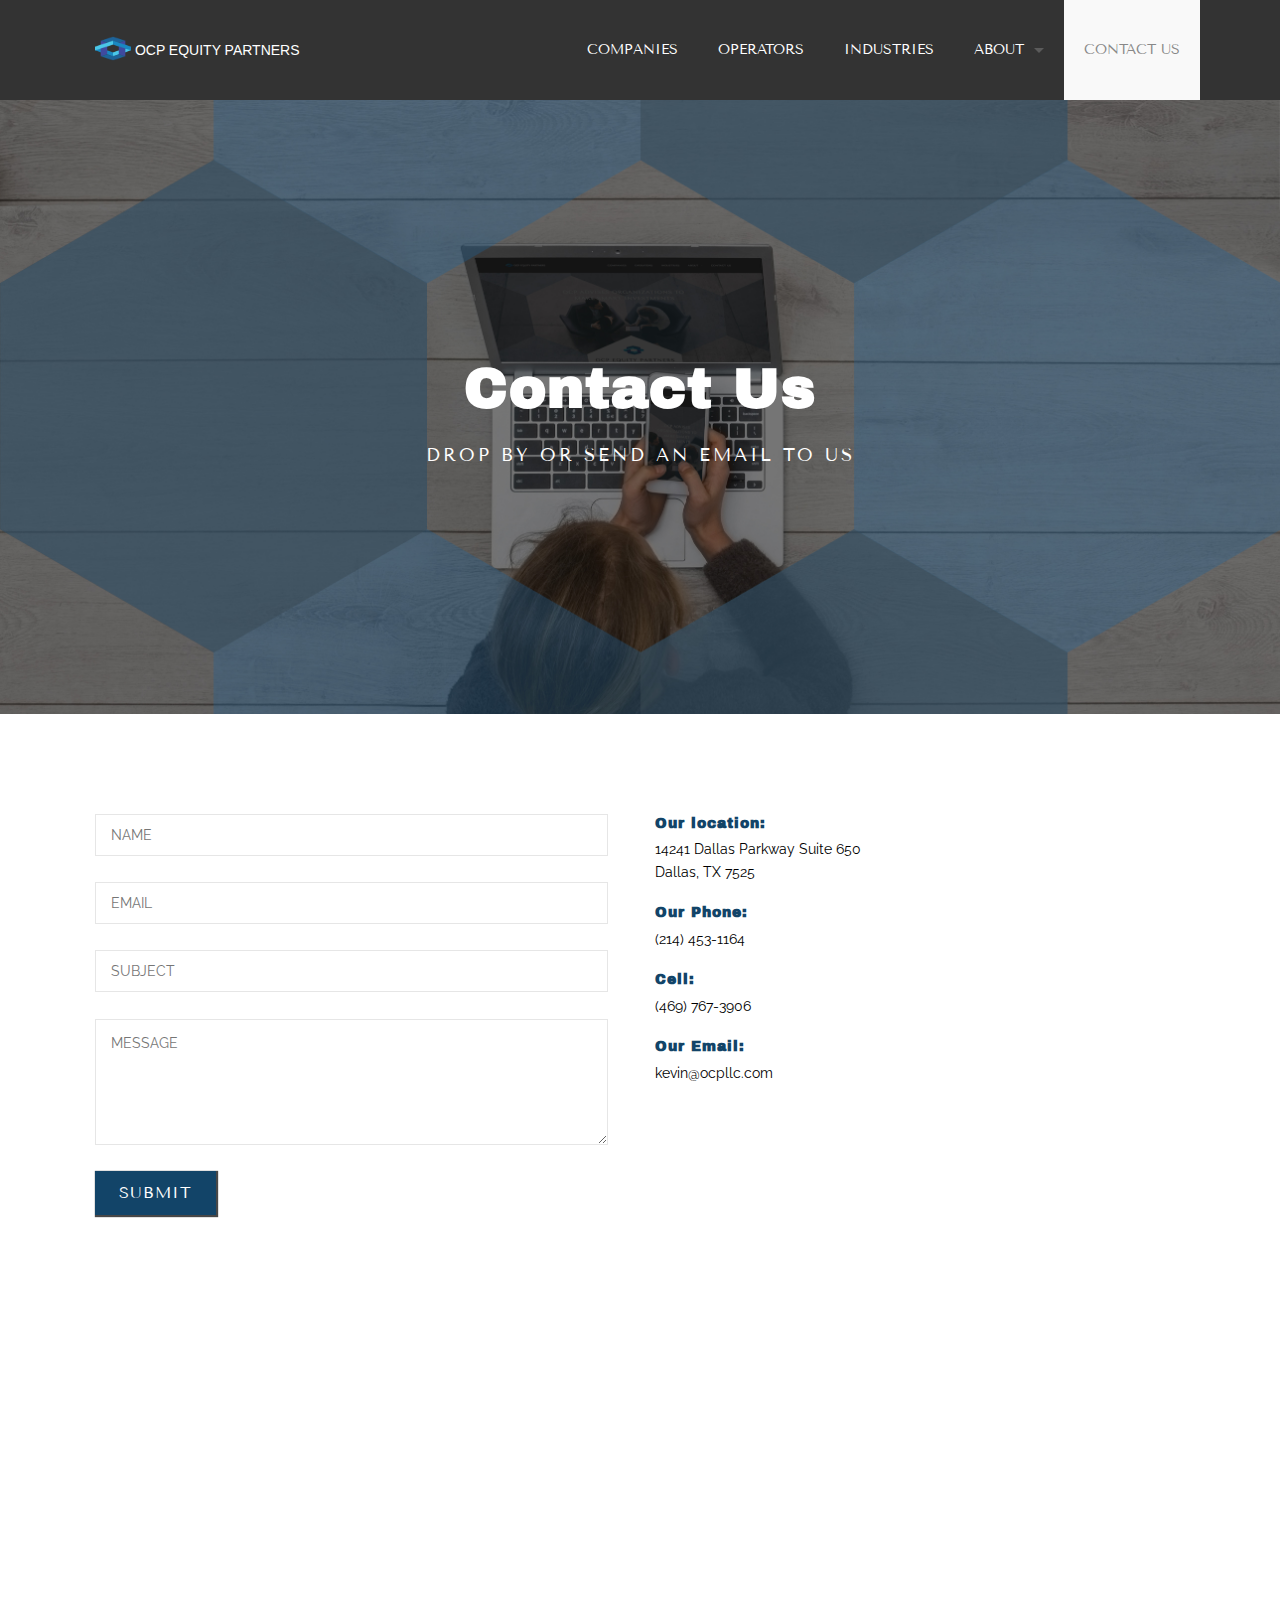
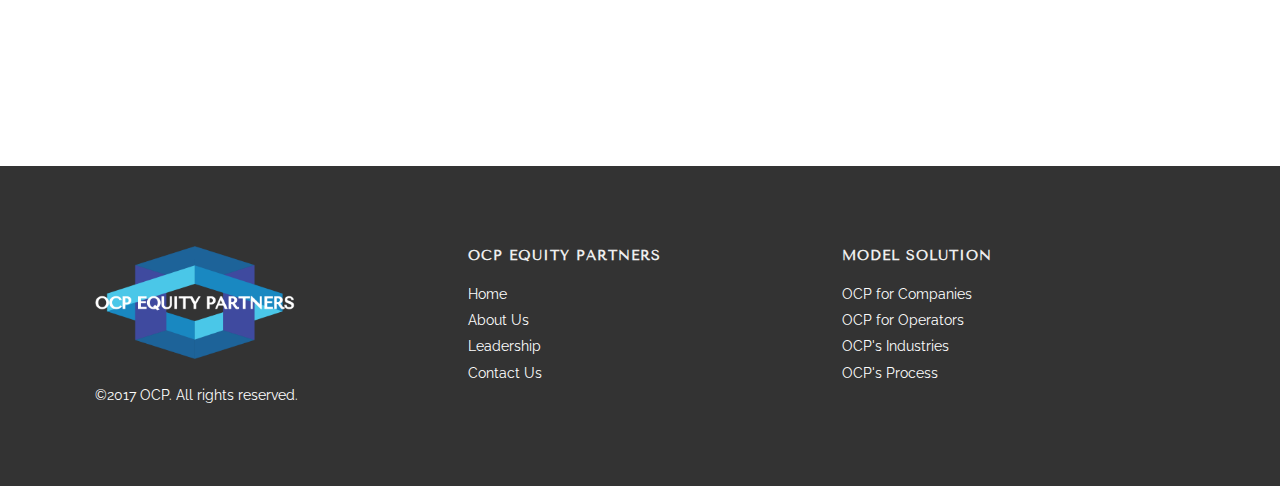
<file: contact.html>
<!DOCTYPE html>
<!--[if lt IE 7]> <html class="no-js ie6 oldie"> <![endif]-->
<!--[if IE 7]>    <html class="no-js ie7 oldie"> <![endif]-->
<!--[if IE 8]>    <html class="no-js ie8 oldie"> <![endif]-->
<!--[if gt IE 8]><!-->
<html class='no-js'>
  <!--<![endif]-->
  <head>
    <meta charset='utf-8'>
    <meta content='width=device-width, initial-scale=1.0' name='viewport'>
    <meta content='' name='description'>
    <meta content='' name='author'>
    <!--
      hash is
    -->
    <title>OCP</title>
    <link href="stylesheets/framework.css" media="screen" rel="stylesheet" type="text/css" />
    <link href="stylesheets/style.css" media="screen" rel="stylesheet" type="text/css" />
    <link href="stylesheets/skins.css" media="screen" rel="stylesheet" type="text/css" />
    <link href="stylesheets/fontello.css" media="screen" rel="stylesheet" type="text/css" />
    <link href="stylesheets/font-awesome.css" media="screen" rel="stylesheet" type="text/css" />
    <link href="https://fonts.googleapis.com/css?family=Archivo+Black" rel="stylesheet">  
    <link href="https://fonts.googleapis.com/css?family=Tenor+Sans" rel="stylesheet">  
    <script src="javascripts/libs.js" type="text/javascript"></script>
    <script>
      // terrificjs bootstrap
      (function($) {
          $(document).ready(function() {
              var $page = $('body');
              var config = {
                dependencyPath: {
                  plugin: 'javascripts/'
                }
              }
              var application = new Tc.Application($page, config);
              application.registerModules();
              application.start();
          });
      })(Tc.$);
    </script>
    <link href="http://fonts.googleapis.com/css?family=Raleway:400,700,300" media="screen" rel="stylesheet" type="text/css" />
    <script src="javascripts/masonry.pkgd.js" type="text/javascript"></script>
    <script src="javascripts/imagesloaded.pkgd.min.js" type="text/javascript"></script>
    <script src="javascripts/slick.min.js" type="text/javascript"></script>
    <script src="javascripts/jquery.cookie.js" type="text/javascript"></script>
    <script src="javascripts/json2.js" type="text/javascript"></script>
    <script src="javascripts/jquery.url.js" type="text/javascript"></script>
  </head>
  <body class=''>
    <a id='top'></a>
    
     <div class='contain-to-grid sticky'>
      <nav class='top-bar' data-options='sticky_on: large' data-topbar=''>
        <ul class='title-area'>
          <li class='name'>
              <a href='index.html' class="logo">
                <img style="width:36px" alt="" src="images/logosmall.png" />  OCP Equity Partners
              </a>
          </li>
          <li class='toggle-topbar menu-icon'>
            <a href='#'>Menu</a>
          </li>
        </ul>
        <section class='top-bar-section'>
          <ul class='right'>
            
            <li class=''>
              <a href='companies.html'>Companies</a>
            </li>
            <li class=''>
              <a href='operators.html'>Operators</a>
            </li>
            <li class=''>
              <a href='industries.html'>Industries</a>
            </li>
            <li class='has-dropdown'>
              <a>About</a>
              <ul class='dropdown'>
                <li>
                  <a href='about.html'>Us</a>
                </li>
                <li>
                  <a href='leadership.html'>Leadership</a>
                </li>
                <li class=''>
                  <a href='process.html'>Our Process</a>
              </li>
              </ul>
            </li>
            
            <li class='active'>
              <a href='contact.html'>Contact Us</a>
            </li>
          </ul>
        </section>
      </nav>
    </div>
    
    
    <div id='main' role='main'>
      <div class='full parallax' style='background-image: url(images/bg11.jpg); color: #fff;'>
        <div class='row'>
          <div class='large-12 columns'>
            <div class='big mod modSectionHeader'>
              <div class='centered-text'>
                <h2 class="headerwhite">
                  Contact Us
                </h2>
              </div>
              <h3 class='centered-text headerwhite'>Drop by or send an email to us</h3>
            </div>
          </div>
        </div>
        <div class='four spacing'></div>
      </div>
      <div class='full'>
        <div class='row'>
          <div class='medium-6 columns'>
            <div class='form'>
              <div class='row'>
                <form id='contact_form' method='POST'>
                  <div class='large-12 columns'>
                    <p id='thanks' style='display: none;'>
                      Thanks for contacting us, we'll be in touch soon!
                    </p>
                  </div>
                  <div class='medium-12 columns'>
                    <input class='required' name='name' placeholder='NAME' type='text'>
                    <input class='required email' name='email' placeholder='EMAIL' type='text'>
                    <input class='required' name='subject' placeholder='SUBJECT' type='text'>
                    <textarea class='required' name='message' placeholder='MESSAGE'></textarea>
                    <input class='button white' type='submit'>
                  </div>
                </form>
              </div>
            </div>
            <div class='two spacing'></div>
          </div>
          <div class='medium-6 columns'>
            <div class='contact-details'>
              <h4>Our location:</h4>
              <p>14241 Dallas Parkway Suite 650<br>
Dallas, TX 7525</p>
              <h4>Our Phone:</h4>
              <p>(214) 453-1164</p>
              <h4>Cell:</h4>
              <p>(469) 767-3906</p>
              <h4>Our Email:</h4>
              <p>kevin@ocpllc.com</p>
            </div>
            <div class='two spacing'></div>
          </div>
          <div class='medium-12 columns'>
            <div class="overlay" onClick="style.pointerEvents='none'"></div>
            <iframe src="https://www.google.com/maps/embed?pb=!1m18!1m12!1m3!1d2795.993032666792!2d-122.68416778444097!3d45.5102188791016!2m3!1f0!2f0!3f0!3m2!1i1024!2i768!4f13.1!3m3!1m2!1s0x54950a16a79950e5%3A0x7242174bfeb080aa!2s421+SW+Hall+St%2C+Portland%2C+OR+97201!5e0!3m2!1sen!2sus!4v1493061587341" class="map" frameborder="0" style="border:0" allowfullscreen></iframe>
          </div>
        </div>
      </div>
      <div class='four spacing'></div>
    </div>
    
    
    
    <div id='footer'>
      <div class='three spacing'></div>
      <div class='row'>
        <div class='large-4 medium-4 columns'>
          <div class='spacing'></div>
          <h1>
            <a href='index.html'>
              <img width="200px" alt="" src="images/logowhite.png" />
            </a>
          </h1>
          <p>©2017 OCP. All rights reserved.</p>
          <div class='spacing'></div>
        </div>
        <div class='large-4 medium-4 columns'>
          <div class='spacing'></div>
          <div class='links'>
            <h4 class="footerheader">OCP Equity Partners</h4>
            <ul>
              <li><a href="index.html">Home</a></li>
              <li><a href="about.html">About Us</a></li>
              <li><a href="leadership.html">Leadership</a></li>
              <li><a href="contact.html">Contact Us</a></li>
            </ul>
          </div>
          <div class='spacing'></div>
        </div>
        <div class='large-4 medium-4 columns'>
          <div class='spacing'></div>
          <div class='links'>
            <h4 class="footerheader">Model Solution</h4>
            <ul>
             <li><a href="companies.html">OCP for Companies</a></li>
              <li><a href="operators.html">OCP for Operators</a></li>
              <li><a href="indsutries.html">OCP's Industries</a></li>
              <li><a href="process.html">OCP's Process</a></li>
            </ul>
          </div>
          <div class='spacing'></div>
        </div>
        
      </div>
      <div class='two spacing'></div>
    </div>
    
    
    
    <script src="javascripts/jquery.countTo.js" type="text/javascript"></script>
    <script src="javascripts/jquery.appear.js" type="text/javascript"></script>
    <script src="javascripts/jquery.validate.js" type="text/javascript"></script>
    <script src="javascripts/jquery.sequence-min.js" type="text/javascript"></script>
    <script src="javascripts/jquery.easing.1.3.js" type="text/javascript"></script>
    <script src="javascripts/app.js" type="text/javascript"></script>
    <script src="javascripts/jquery.sequence-min.js" type="text/javascript"></script>
  </body>
</html>
</file>
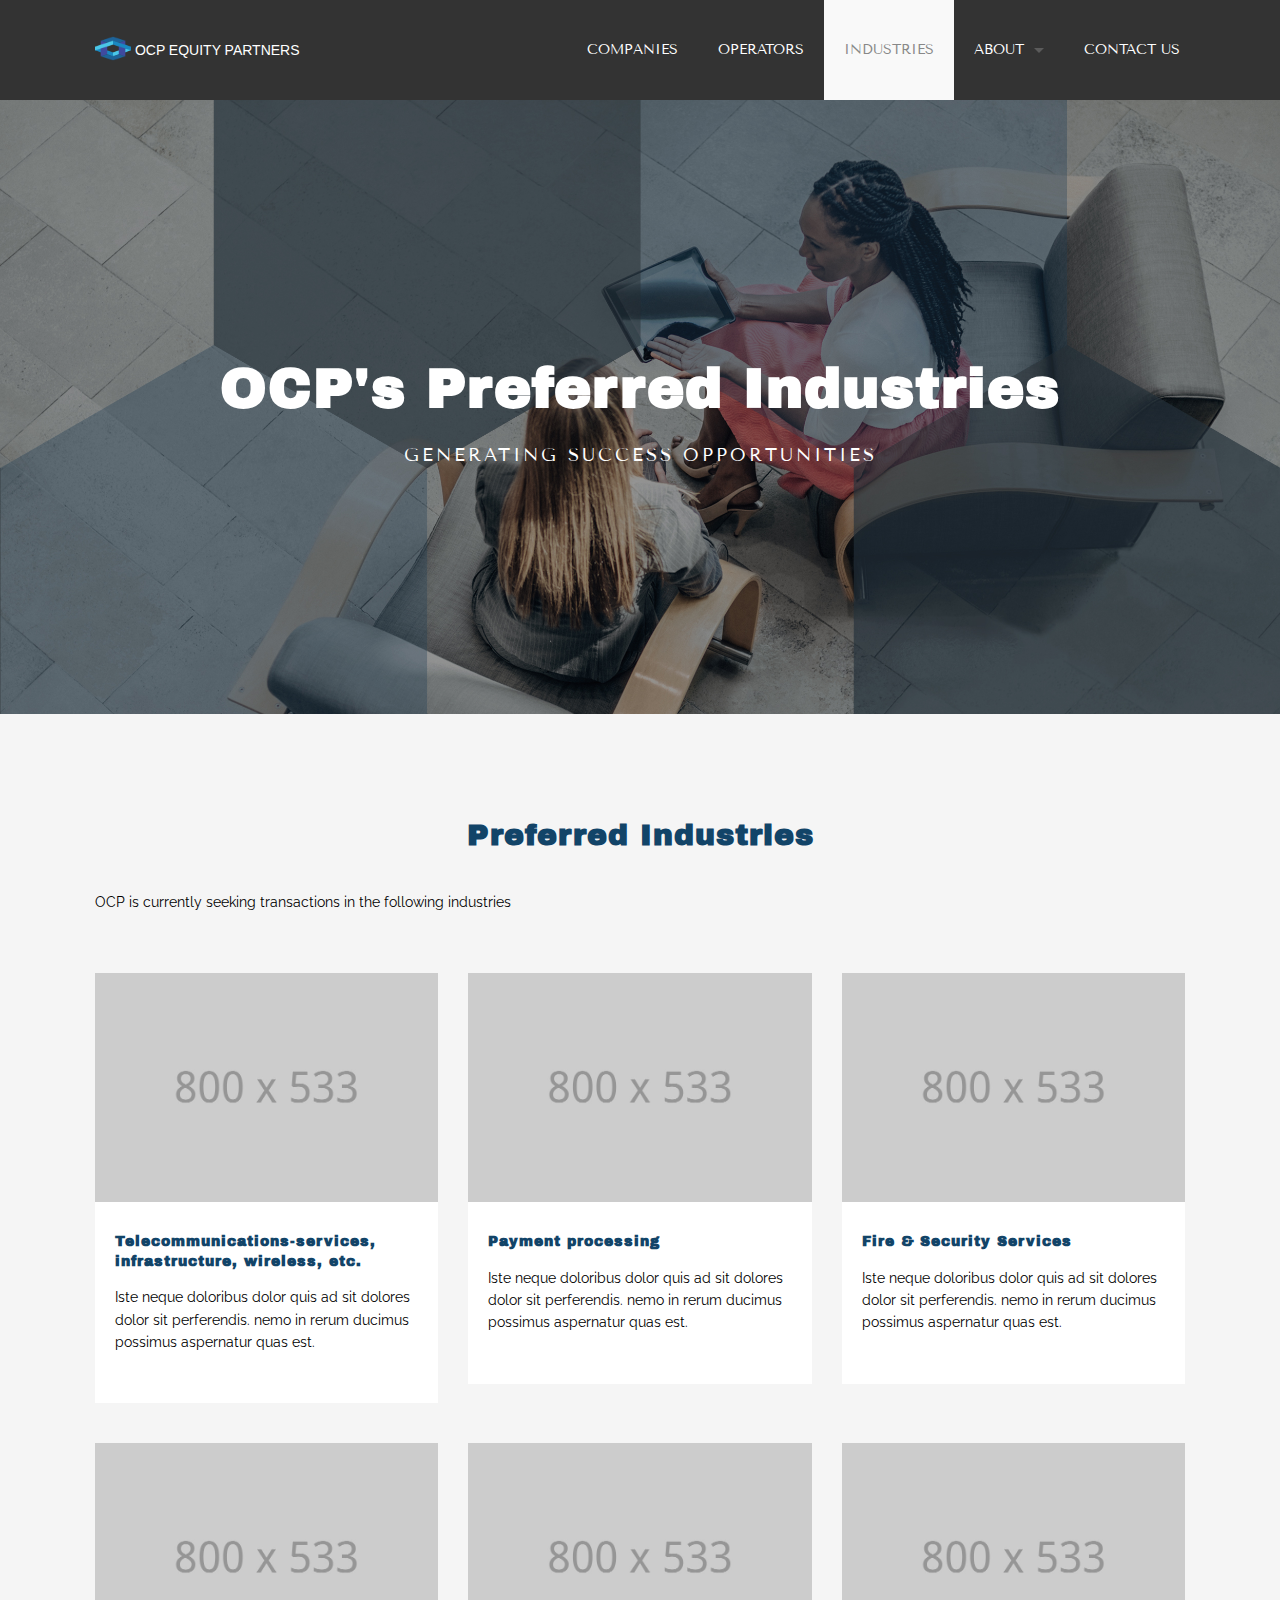
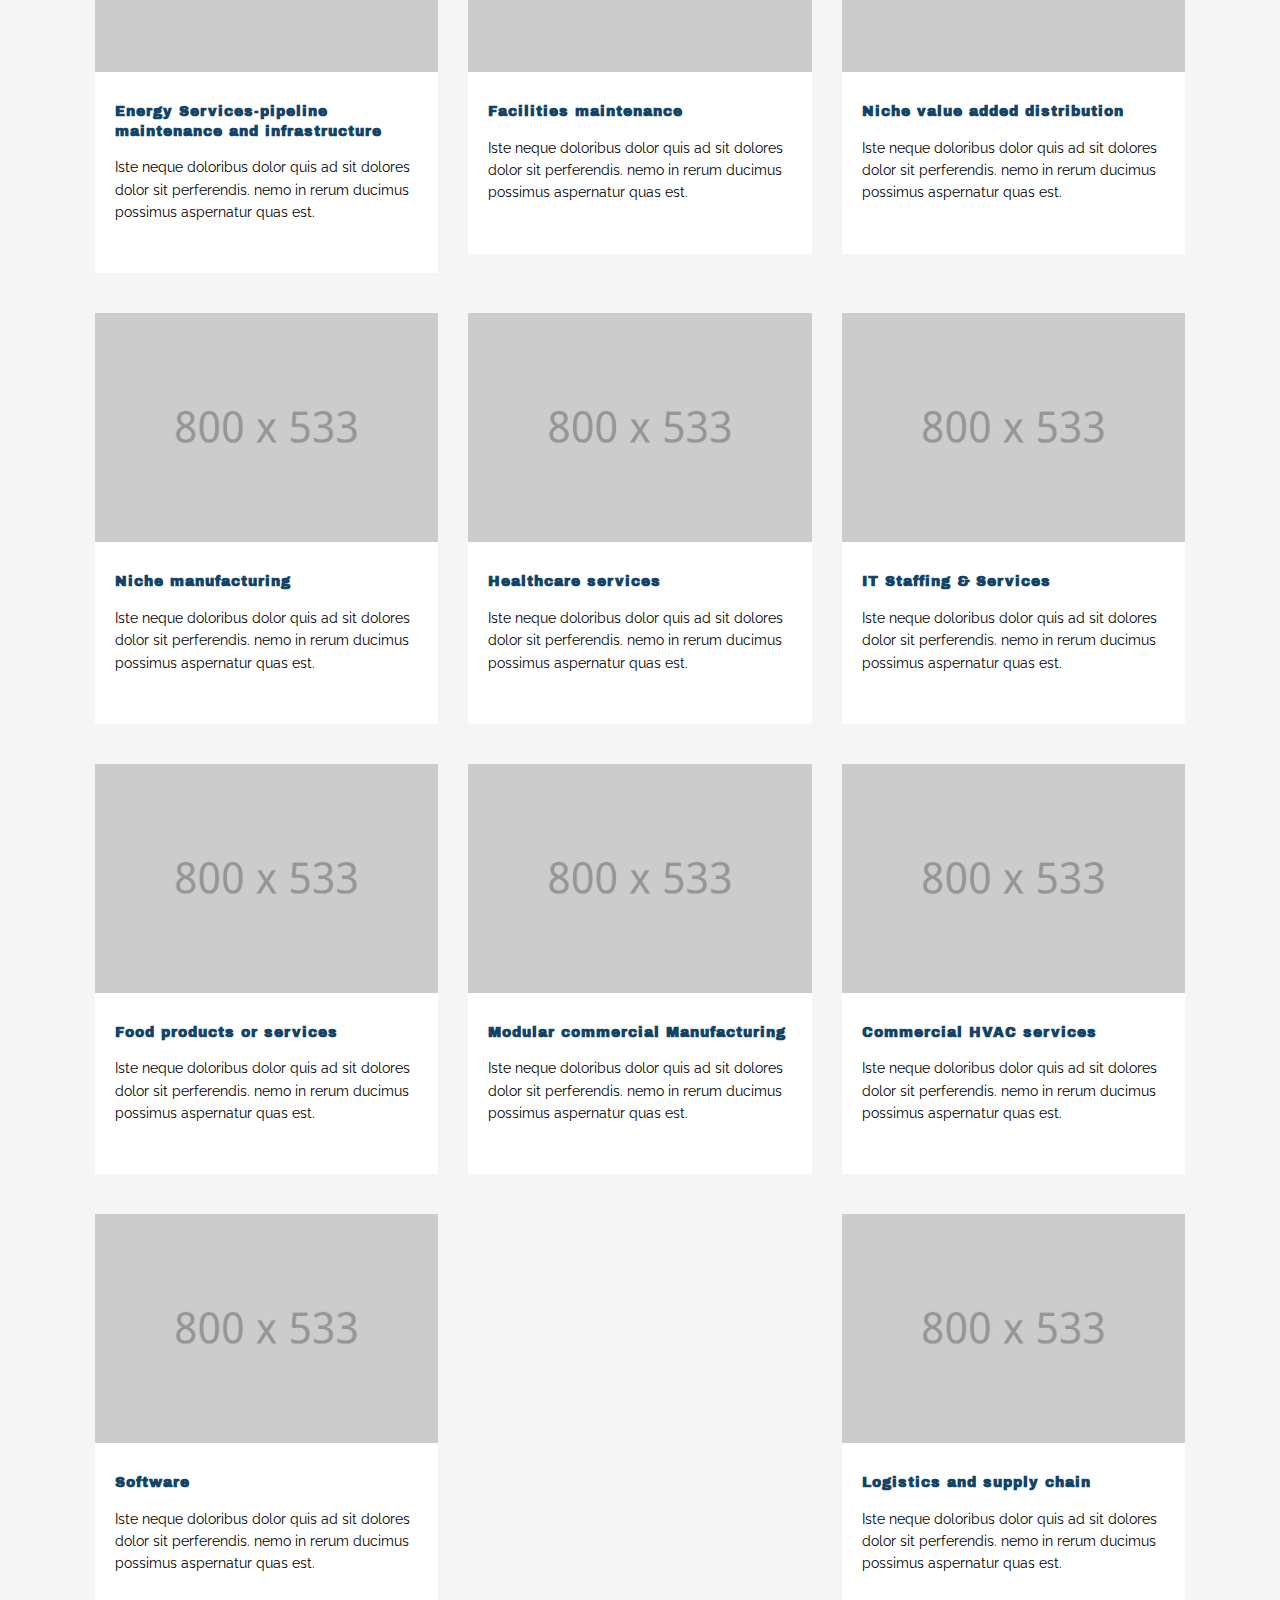
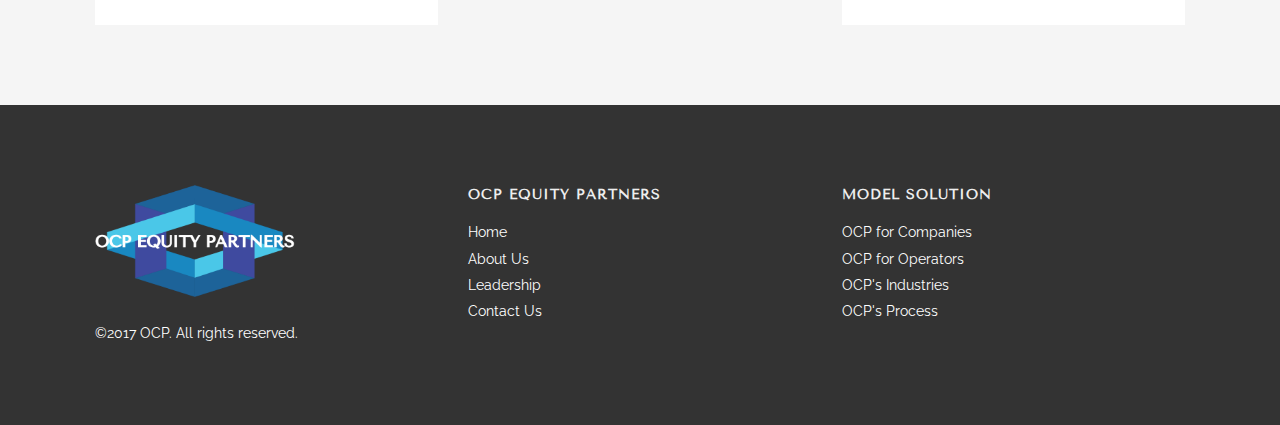
<file: industries.html>
<!DOCTYPE html>
<!--[if lt IE 7]> <html class="no-js ie6 oldie"> <![endif]-->
<!--[if IE 7]>    <html class="no-js ie7 oldie"> <![endif]-->
<!--[if IE 8]>    <html class="no-js ie8 oldie"> <![endif]-->
<!--[if gt IE 8]><!-->
<html class='no-js'>
  <!--<![endif]-->
  <head>
    <meta charset='utf-8'>
    <meta content='width=device-width, initial-scale=1.0' name='viewport'>
    <meta content='' name='description'>
    <meta content='' name='author'>
    <!--
      hash is
    -->
    <title>OCP's Industries'</title>
    <link href="stylesheets/framework.css" media="screen" rel="stylesheet" type="text/css" />
    <link href="stylesheets/style.css" media="screen" rel="stylesheet" type="text/css" />
    <link href="stylesheets/skins.css" media="screen" rel="stylesheet" type="text/css" />
    <link href="stylesheets/fontello.css" media="screen" rel="stylesheet" type="text/css" />
    <link href="stylesheets/font-awesome.css" media="screen" rel="stylesheet" type="text/css" />
    <link href="https://fonts.googleapis.com/css?family=Archivo+Black" rel="stylesheet">  
    <link href="https://fonts.googleapis.com/css?family=Tenor+Sans" rel="stylesheet">  
    <script src="javascripts/libs.js" type="text/javascript"></script>
    <script>
      // terrificjs bootstrap
      (function($) {
          $(document).ready(function() {
              var $page = $('body');
              var config = {
                dependencyPath: {
                  plugin: 'javascripts/'
                }
              }
              var application = new Tc.Application($page, config);
              application.registerModules();
              application.start();
          });
      })(Tc.$);
    </script>
    <link href="http://fonts.googleapis.com/css?family=Raleway:400,700,300" media="screen" rel="stylesheet" type="text/css" />
    <script src="javascripts/masonry.pkgd.js" type="text/javascript"></script>
    <script src="javascripts/imagesloaded.pkgd.min.js" type="text/javascript"></script>
    <script src="javascripts/slick.min.js" type="text/javascript"></script>
    <script src="javascripts/jquery.cookie.js" type="text/javascript"></script>
    <script src="javascripts/json2.js" type="text/javascript"></script>
    <script src="javascripts/jquery.url.js" type="text/javascript"></script>
  </head>
  
  <body class=''>
   
    <a id='top'></a>
   
     <div class='contain-to-grid sticky'>
      <nav class='top-bar' data-options='sticky_on: large' data-topbar=''>
        <ul class='title-area'>
          <li class='name'>
              <a href='index.html' class="logo">
                <img style="width:36px" alt="" src="images/logosmall.png" />  OCP Equity Partners
              </a>
          </li>
          <li class='toggle-topbar menu-icon'>
            <a href='#'>Menu</a>
          </li>
        </ul>
        <section class='top-bar-section'>
          <ul class='right'>
            
            <li class=''>
              <a href='companies.html'>Companies</a>
            </li>
            <li class=''>
              <a href='operators.html'>Operators</a>
            </li>
            <li class='active'>
              <a href='industries.html'>Industries</a>
            </li>
            <li class='has-dropdown'>
              <a href='about.html'>About</a>
              <ul class='dropdown'>
                <li>
                  <a href='about.html'>Us</a>
                </li>
                <li>
                  <a href='leadership.html'>Leadership</a>
                </li>
                <li class=''>
                  <a href='process.html'>Our Process</a>
              </li>
              </ul>
            </li>
            
            <li class=''>
              <a href='contact.html'>Contact Us</a>
            </li>
          </ul>
        </section>
      </nav>
    </div> 
	  
	  
	  
	  
    <div id='main' role='main'>
      <div class='full parallax' style='background-image: url(images/bg8.jpg); background-position:center top; color: #fff;'>
        <div class='row'>
          <div class='large-12 columns'>
            <div class='big mod modSectionHeader'>
              <div class='centered-text'>
                <h2 style='color: #fff'>
                  OCP's Preferred Industries
                </h2>
              </div>
              <h3 class='centered-text' style='color: #fff'>Generating Success opportunities</h3>
            </div>
          </div>
        </div>
        <div class='four spacing'></div>
      </div>
      
      
      <div class='full' style='background: #f5f5f5'>
        <div class='row'>
          <div class='large-12 columns'>
            <div class='mod modSectionHeader'>
              <div class='centered-text'>
                <h2 style=''>
                  Preferred Industries
                </h2>
              </div>
            </div>
            <div class='spacing'></div>
            <p>
              OCP is currently seeking transactions in the following industries
            </p>
            <div class='two spacing'></div>
          </div>
        </div>
        <div class='row'>
         
          <div class='large-4 medium-4 columns'>
            <div class='mod modBlogPost'>
              <img width="800" height="533" alt="" src="images/@stock/blog-1.jpg" />
              <div class='content'>
                
                <h4>Telecommunications-services, infrastructure, wireless, etc.</h4>
                <p>
                  Iste neque doloribus dolor quis ad sit dolores dolor sit perferendis. nemo in rerum ducimus possimus aspernatur quas est. 
                </p>
                
              </div>
            </div>
          </div>
          
          
          <div class='large-4 medium-4 columns'>
            <div class='mod modBlogPost'>
              <img width="800" height="533" alt="" src="images/@stock/blog-1.jpg" />
              <div class='content'>
                
                <h4>Payment processing</h4>
                <p>
                  Iste neque doloribus dolor quis ad sit dolores dolor sit perferendis. nemo in rerum ducimus possimus aspernatur quas est. 
                </p>
                
              </div>
            </div>
          </div>
          
          
          <div class='large-4 medium-4 columns'>
            <div class='mod modBlogPost'>
              <img width="800" height="533" alt="" src="images/@stock/blog-1.jpg" />
              <div class='content'>
                
                <h4>Fire & Security Services</h4>
                <p>
                  Iste neque doloribus dolor quis ad sit dolores dolor sit perferendis. nemo in rerum ducimus possimus aspernatur quas est. 
                </p>
                
              </div>
            </div>
          </div>
        
        </div>
        
        
        <div class='row'>
         
          <div class='large-4 medium-4 columns'>
            <div class='mod modBlogPost'>
              <img width="800" height="533" alt="" src="images/@stock/blog-1.jpg" />
              <div class='content'>
                
                <h4>Energy Services-pipeline maintenance and infrastructure</h4>
                <p>
                  Iste neque doloribus dolor quis ad sit dolores dolor sit perferendis. nemo in rerum ducimus possimus aspernatur quas est. 
                </p>
                
              </div>
            </div>
          </div>
          
          
          <div class='large-4 medium-4 columns'>
            <div class='mod modBlogPost'>
              <img width="800" height="533" alt="" src="images/@stock/blog-1.jpg" />
              <div class='content'>
                
                <h4>Facilities maintenance</h4>
                <p>
                  Iste neque doloribus dolor quis ad sit dolores dolor sit perferendis. nemo in rerum ducimus possimus aspernatur quas est. 
                </p>
                
              </div>
            </div>
          </div>
          
          
          <div class='large-4 medium-4 columns'>
            <div class='mod modBlogPost'>
              <img width="800" height="533" alt="" src="images/@stock/blog-1.jpg" />
              <div class='content'>
                
                <h4>Niche value added distribution</h4>
                <p>
                  Iste neque doloribus dolor quis ad sit dolores dolor sit perferendis. nemo in rerum ducimus possimus aspernatur quas est. 
                </p>
                
              </div>
            </div>
          </div>
        
        </div>
        
        
        
        <div class='row'>
         
          <div class='large-4 medium-4 columns'>
            <div class='mod modBlogPost'>
              <img width="800" height="533" alt="" src="images/@stock/blog-1.jpg" />
              <div class='content'>
                
                <h4>Niche manufacturing</h4>
                <p>
                  Iste neque doloribus dolor quis ad sit dolores dolor sit perferendis. nemo in rerum ducimus possimus aspernatur quas est. 
                </p>
                
              </div>
            </div>
          </div>
          
          
          <div class='large-4 medium-4 columns'>
            <div class='mod modBlogPost'>
              <img width="800" height="533" alt="" src="images/@stock/blog-1.jpg" />
              <div class='content'>
                
                <h4>Healthcare services</h4>
                <p>
                  Iste neque doloribus dolor quis ad sit dolores dolor sit perferendis. nemo in rerum ducimus possimus aspernatur quas est. 
                </p>
                
              </div>
            </div>
          </div>
          
          
          <div class='large-4 medium-4 columns'>
            <div class='mod modBlogPost'>
              <img width="800" height="533" alt="" src="images/@stock/blog-1.jpg" />
              <div class='content'>
                
                <h4>IT Staffing & Services</h4>
                <p>
                  Iste neque doloribus dolor quis ad sit dolores dolor sit perferendis. nemo in rerum ducimus possimus aspernatur quas est. 
                </p>
                
              </div>
            </div>
          </div>
        
        </div>
        
        
        
        
        <div class='row'>
         
          <div class='large-4 medium-4 columns'>
            <div class='mod modBlogPost'>
              <img width="800" height="533" alt="" src="images/@stock/blog-1.jpg" />
              <div class='content'>
                
                <h4>Food products or services</h4>
                <p>
                  Iste neque doloribus dolor quis ad sit dolores dolor sit perferendis. nemo in rerum ducimus possimus aspernatur quas est. 
                </p>
                
              </div>
            </div>
          </div>
          
          
          <div class='large-4 medium-4 columns'>
            <div class='mod modBlogPost'>
              <img width="800" height="533" alt="" src="images/@stock/blog-1.jpg" />
              <div class='content'>
                
                <h4>Modular commercial Manufacturing</h4>
                <p>
                  Iste neque doloribus dolor quis ad sit dolores dolor sit perferendis. nemo in rerum ducimus possimus aspernatur quas est. 
                </p>
                
              </div>
            </div>
          </div>
          
          
          <div class='large-4 medium-4 columns'>
            <div class='mod modBlogPost'>
              <img width="800" height="533" alt="" src="images/@stock/blog-1.jpg" />
              <div class='content'>
                
                <h4>Commercial HVAC services</h4>
                <p>
                  Iste neque doloribus dolor quis ad sit dolores dolor sit perferendis. nemo in rerum ducimus possimus aspernatur quas est. 
                </p>
                
              </div>
            </div>
          </div>
        
        </div>
        
        
        <div class='row'>
         
          <div class='large-4 medium-4 columns'>
            <div class='mod modBlogPost'>
              <img width="800" height="533" alt="" src="images/@stock/blog-1.jpg" />
              <div class='content'>
                
                <h4>Software</h4>
                <p>
                  Iste neque doloribus dolor quis ad sit dolores dolor sit perferendis. nemo in rerum ducimus possimus aspernatur quas est. 
                </p>
                
              </div>
            </div>
          </div>
          
          
          <div class='large-4 medium-4 columns'>
            <div class='mod modBlogPost'>
              <img width="800" height="533" alt="" src="images/@stock/blog-1.jpg" />
              <div class='content'>
                
                <h4>Logistics and supply chain </h4>
                <p>
                  Iste neque doloribus dolor quis ad sit dolores dolor sit perferendis. nemo in rerum ducimus possimus aspernatur quas est. 
                </p>
                
              </div>
            </div>
          </div>
          
          
        
        </div>
        
        
        
        
        
        
        
        <div class='two spacing'></div>
        
		  
        
		  
      </div>
      
    
    
    <div id='footer'>
      <div class='three spacing'></div>
      <div class='row'>
        <div class='large-4 medium-4 columns'>
          <div class='spacing'></div>
          <h1>
            <a href='index.html'>
              <img width="200px" alt="" src="images/logowhite.png" />
            </a>
          </h1>
          <p>©2017 OCP. All rights reserved.</p>
          <div class='spacing'></div>
        </div>
        <div class='large-4 medium-4 columns'>
          <div class='spacing'></div>
          <div class='links'>
            <h4 class="footerheader">OCP Equity Partners</h4>
            <ul>
              <li><a href="index.html">Home</a></li>
              <li><a href="about.html">About Us</a></li>
              <li><a href="leadership.html">Leadership</a></li>
              <li><a href="contact.html">Contact Us</a></li>
            </ul>
          </div>
          <div class='spacing'></div>
        </div>
        <div class='large-4 medium-4 columns'>
          <div class='spacing'></div>
          <div class='links'>
            <h4 class="footerheader">Model Solution</h4>
            <ul>
             <li><a href="companies.html">OCP for Companies</a></li>
              <li><a href="operators.html">OCP for Operators</a></li>
              <li><a href="indsutries.html">OCP's Industries</a></li>
              <li><a href="process.html">OCP's Process</a></li>
            </ul>
          </div>
          <div class='spacing'></div>
        </div>
        
      </div>
      <div class='two spacing'></div>
    </div>
    
    <script src="javascripts/jquery.countTo.js" type="text/javascript"></script>
    <script src="javascripts/jquery.appear.js" type="text/javascript"></script>
    <script src="javascripts/jquery.validate.js" type="text/javascript"></script>
    <script src="javascripts/jquery.sequence-min.js" type="text/javascript"></script>
    <script src="javascripts/jquery.easing.1.3.js" type="text/javascript"></script>
    <script src="javascripts/app.js" type="text/javascript"></script>
    <script src="javascripts/jquery.sequence-min.js" type="text/javascript"></script>
  </body>
</html>
</file>
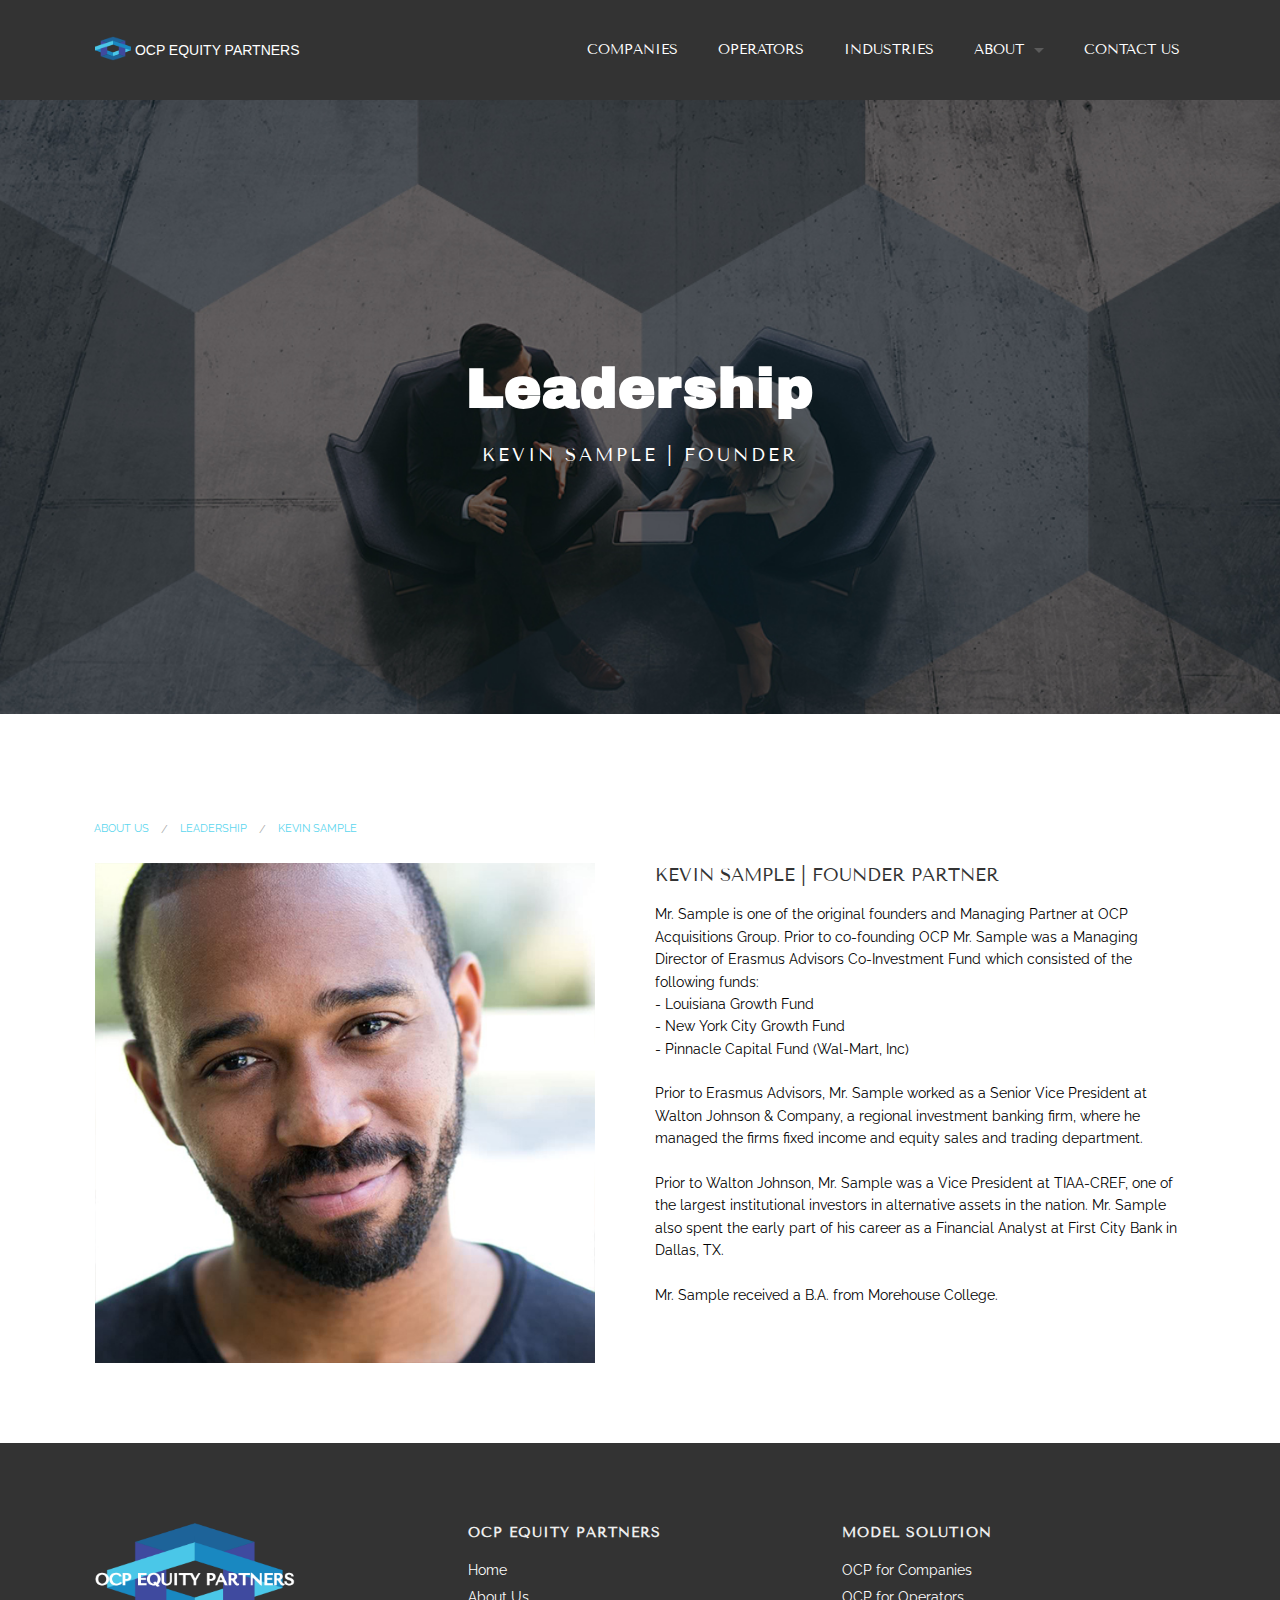
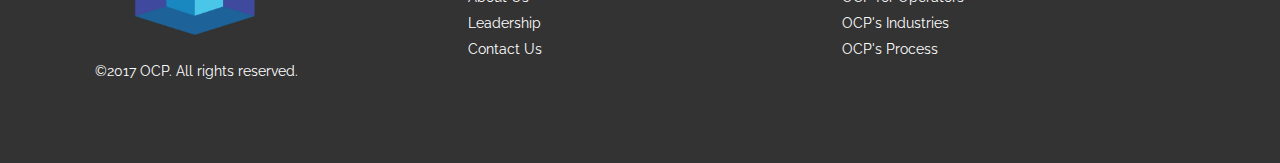
<file: kevinsample.html>
<!DOCTYPE html>
<!--[if lt IE 7]> <html class="no-js ie6 oldie"> <![endif]-->
<!--[if IE 7]>    <html class="no-js ie7 oldie"> <![endif]-->
<!--[if IE 8]>    <html class="no-js ie8 oldie"> <![endif]-->
<!--[if gt IE 8]><!-->
<html class='no-js'>
  <!--<![endif]-->
  <head>
    <meta charset='utf-8'>
    <meta content='width=device-width, initial-scale=1.0' name='viewport'>
    <meta content='' name='description'>
    <meta content='' name='author'>
    <!--
      hash is
    -->
    <title>Kevin Sample</title>
    <link href="stylesheets/framework.css" media="screen" rel="stylesheet" type="text/css" />
    <link href="stylesheets/style.css" media="screen" rel="stylesheet" type="text/css" />
    <link href="stylesheets/skins.css" media="screen" rel="stylesheet" type="text/css" />
    <link href="stylesheets/fontello.css" media="screen" rel="stylesheet" type="text/css" />
    <link href="stylesheets/font-awesome.css" media="screen" rel="stylesheet" type="text/css" />
    <link href="https://fonts.googleapis.com/css?family=Archivo+Black" rel="stylesheet">  
    <link href="https://fonts.googleapis.com/css?family=Tenor+Sans" rel="stylesheet"> 
    <script src="javascripts/libs.js" type="text/javascript"></script>
    <script>
      // terrificjs bootstrap
      (function($) {
          $(document).ready(function() {
              var $page = $('body');
              var config = {
                dependencyPath: {
                  plugin: 'javascripts/'
                }
              }
              var application = new Tc.Application($page, config);
              application.registerModules();
              application.start();
          });
      })(Tc.$);
    </script>
    <link href="http://fonts.googleapis.com/css?family=Raleway:400,700,300" media="screen" rel="stylesheet" type="text/css" />
    <script src="javascripts/masonry.pkgd.js" type="text/javascript"></script>
    <script src="javascripts/imagesloaded.pkgd.min.js" type="text/javascript"></script>
    <script src="javascripts/slick.min.js" type="text/javascript"></script>
    <script src="javascripts/jquery.cookie.js" type="text/javascript"></script>
    <script src="javascripts/json2.js" type="text/javascript"></script>
    <script src="javascripts/jquery.url.js" type="text/javascript"></script>
  </head>
  <body class=''>
    <a id='top'></a>
   
      <div class='contain-to-grid sticky'>
      <nav class='top-bar' data-options='sticky_on: large' data-topbar=''>
        <ul class='title-area'>
          <li class='name'>
              <a href='index.html' class="logo">
                <img style="width:36px" alt="" src="images/logosmall.png" />  OCP Equity Partners
              </a>
          </li>
          <li class='toggle-topbar menu-icon'>
            <a href='#'>Menu</a>
          </li>
        </ul>
        <section class='top-bar-section'>
          <ul class='right'>
            
            <li class=''>
              <a href='companies.html'>Companies</a>
            </li>
            <li class=''>
              <a href='operators.html'>Operators</a>
            </li>
            <li class=''>
              <a href='industries.html'>Industries</a>
            </li>
            <li class='has-dropdown'>
              <a>About</a>
              <ul class='dropdown'>
                <li>
                  <a href='about.html'>Us</a>
                </li>
                <li>
                  <a href='leadership.html'>Leadership</a>
                </li>
                <li class=''>
                  <a href='process.html'>Our Process</a>
              </li>
              </ul>
            </li>
            
            <li class=''>
              <a href='contact.html'>Contact Us</a>
            </li>
          </ul>
        </section>
      </nav>
    </div>
    
    <div id='main' role='main'>
      <div class='full parallax' style='background-image: url(images/bg5.jpg); color: #fff;'>
        <div class='row'>
          <div class='large-12 columns'>
            <div class='big mod modSectionHeader'>
              <div class='centered-text'>
                <h2 style='color: #fff'>
                  Leadership
                </h2>
              </div>
              <h3 class='centered-text' style='color: #fff'>Kevin Sample | Founder</h3>
            </div>
          </div>
        </div>
        <div class='four spacing'></div>
      </div>
      
      <div class='full'>
        <div class='row'>
         <p class="breadcrumbs"><a href="about.html">About Us</a>  <a href="about.html">Leadership</a>  <a href="kevinsample.html">Kevin Sample</a></p>
          <div class='medium-6 columns'>
            <img class="fadeinleft" width="500" height="450" alt="" src="images/kevin.jpg" />
            <div class='three spacing'></div>
          </div>
          
          <div class='medium-6 columns'>
            <div class='fadein mod modIconText' data-delay='0'>
            
                
                <h3>Kevin Sample | Founder Partner</h3>
                <p>
	Mr. Sample is one of the original founders and Managing Partner at OCP Acquisitions Group.
	Prior to co-founding OCP Mr. Sample was a Managing Director of Erasmus Advisors Co-Investment Fund which consisted of the following funds:<br>
	- Louisiana Growth Fund<br>
	- New York City Growth Fund<br>
	- Pinnacle Capital Fund (Wal-Mart, Inc)<br><br>
	
	Prior to Erasmus Advisors, Mr. Sample worked as a Senior Vice President at Walton Johnson & Company, a regional investment banking firm, where he managed the firms fixed income and equity sales and trading department. <br><br>
	
	Prior to Walton Johnson, Mr. Sample was a Vice President at TIAA-CREF, one of the largest institutional investors in alternative assets in the nation. Mr. Sample also spent the early part of his career as a Financial Analyst at First City Bank in Dallas, TX. <br><br>
	
	Mr. Sample received a B.A. from Morehouse College. 
          
          
          </p>
           
              <div class='two spacing'></div>
            </div>
            
			  
          
			  
          </div>
        </div>
        <div class='spacing'></div>
      </div>
   </div>
   
   
   
    
	  <div id='footer'>
      <div class='three spacing'></div>
      <div class='row'>
        <div class='large-4 medium-4 columns'>
          <div class='spacing'></div>
          <h1>
            <a href='index.html'>
              <img width="200px" alt="" src="images/logowhite.png" />
            </a>
          </h1>
          <p>©2017 OCP. All rights reserved.</p>
          <div class='spacing'></div>
        </div>
        <div class='large-4 medium-4 columns'>
          <div class='spacing'></div>
          <div class='links'>
            <h4 class="footerheader">OCP Equity Partners</h4>
            <ul>
              <li><a href="index.html">Home</a></li>
              <li><a href="about.html">About Us</a></li>
              <li><a href="leadership.html">Leadership</a></li>
              <li><a href="contact.html">Contact Us</a></li>
            </ul>
          </div>
          <div class='spacing'></div>
        </div>
        <div class='large-4 medium-4 columns'>
          <div class='spacing'></div>
          <div class='links'>
            <h4 class="footerheader">Model Solution</h4>
            <ul>
             <li><a href="companies.html">OCP for Companies</a></li>
              <li><a href="operators.html">OCP for Operators</a></li>
              <li><a href="indsutries.html">OCP's Industries</a></li>
              <li><a href="process.html">OCP's Process</a></li>
            </ul>
          </div>
          <div class='spacing'></div>
        </div>
        
      </div>
      <div class='two spacing'></div>
    </div>
    
    
    <script src="javascripts/jquery.countTo.js" type="text/javascript"></script>
    <script src="javascripts/jquery.appear.js" type="text/javascript"></script>
    <script src="javascripts/jquery.validate.js" type="text/javascript"></script>
    <script src="javascripts/jquery.sequence-min.js" type="text/javascript"></script>
    <script src="javascripts/jquery.easing.1.3.js" type="text/javascript"></script>
    <script src="javascripts/app.js" type="text/javascript"></script>
    <script src="javascripts/jquery.sequence-min.js" type="text/javascript"></script>
  </body>
</html>
</file>
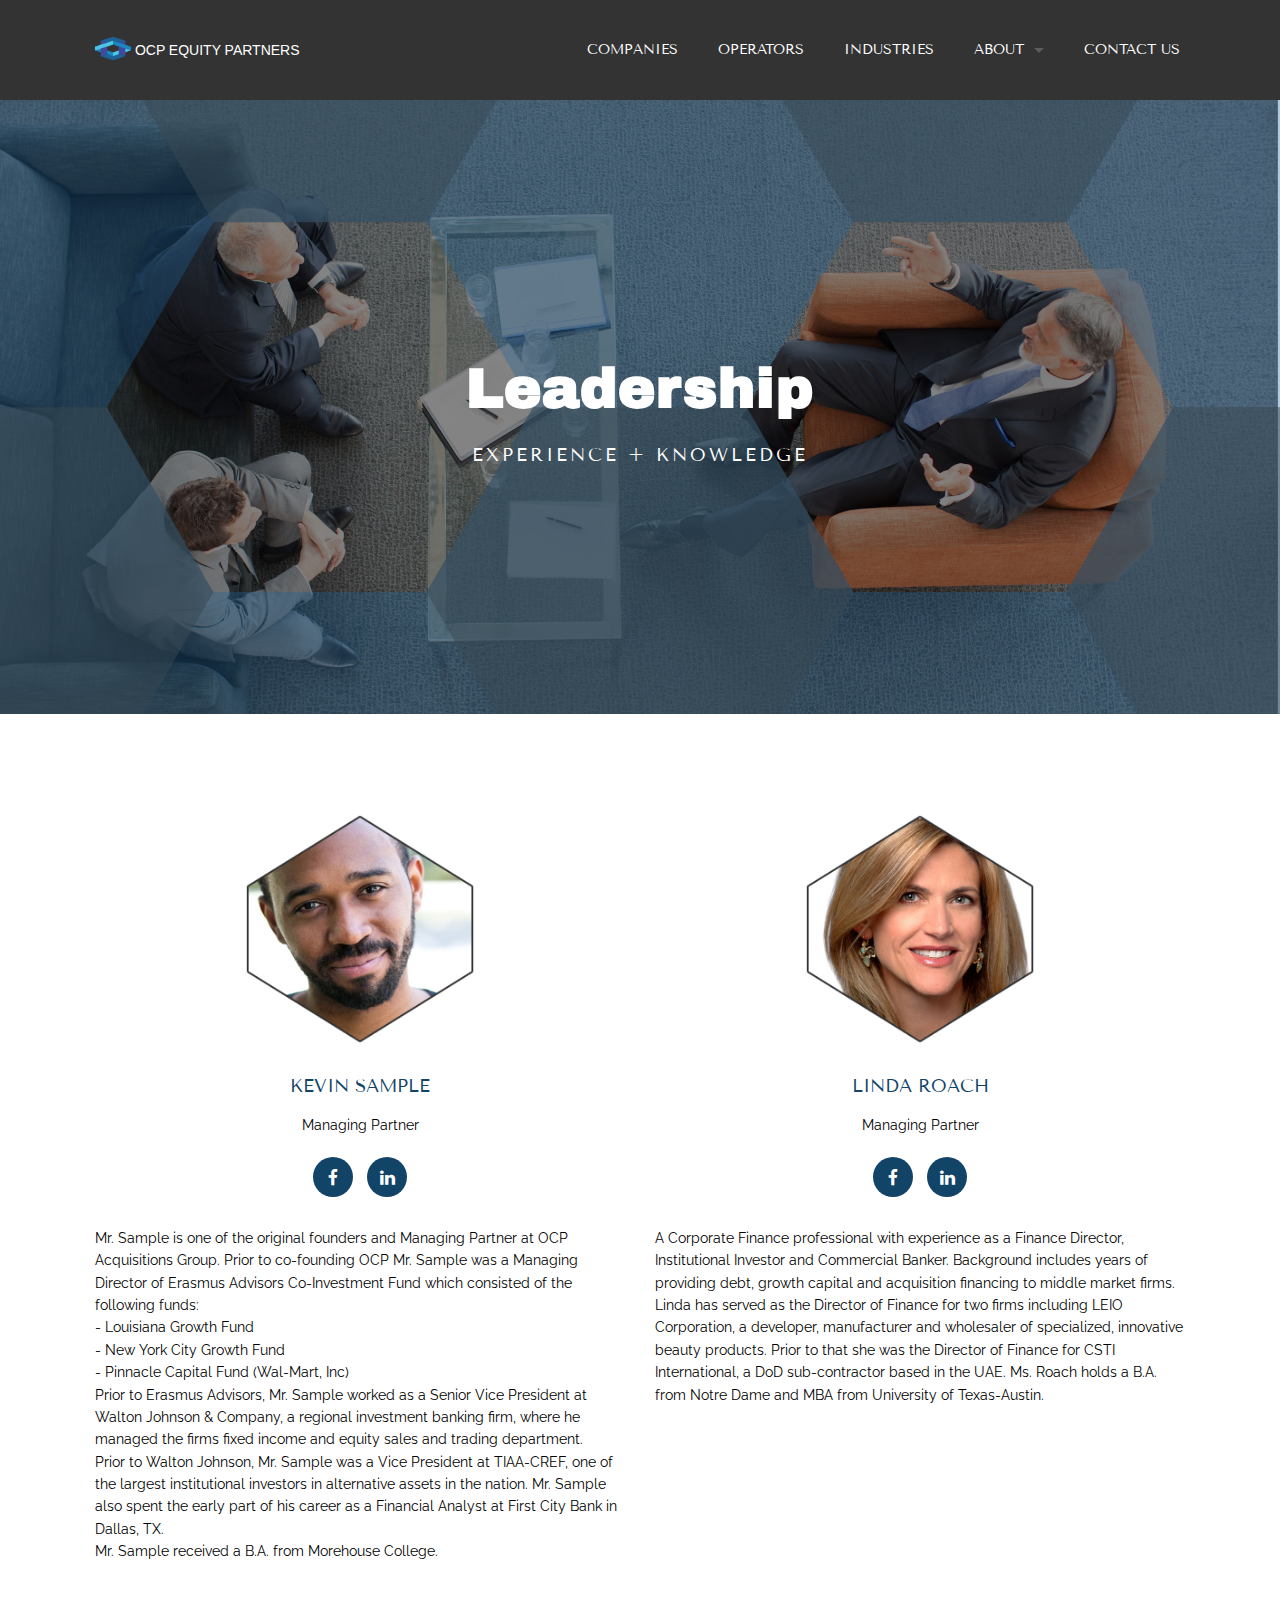
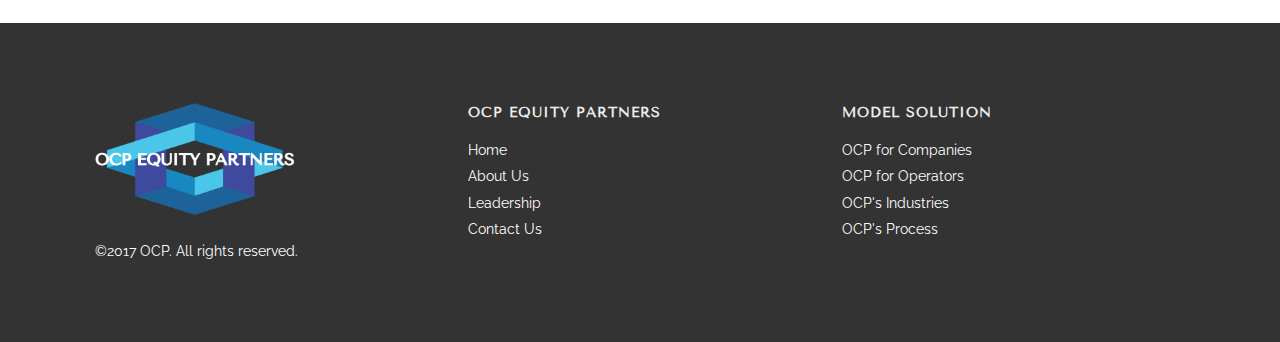
<file: leadership.html>
<!DOCTYPE html>
<!--[if lt IE 7]> <html class="no-js ie6 oldie"> <![endif]-->
<!--[if IE 7]>    <html class="no-js ie7 oldie"> <![endif]-->
<!--[if IE 8]>    <html class="no-js ie8 oldie"> <![endif]-->
<!--[if gt IE 8]><!-->
<html class='no-js'>
  <!--<![endif]-->
  <head>
    <meta charset='utf-8'>
    <meta content='width=device-width, initial-scale=1.0' name='viewport'>
    <meta content='' name='description'>
    <meta content='' name='author'>
    <!--
      hash is
    -->
    <title>Leadership</title>
    <link href="stylesheets/framework.css" media="screen" rel="stylesheet" type="text/css" />
    <link href="stylesheets/style.css" media="screen" rel="stylesheet" type="text/css" />
    <link href="stylesheets/skins.css" media="screen" rel="stylesheet" type="text/css" />
    <link href="stylesheets/fontello.css" media="screen" rel="stylesheet" type="text/css" />
    <link href="stylesheets/font-awesome.css" media="screen" rel="stylesheet" type="text/css" />
    <link href="https://fonts.googleapis.com/css?family=Archivo+Black" rel="stylesheet">  
    <link href="https://fonts.googleapis.com/css?family=Tenor+Sans" rel="stylesheet"> 
    <script src="javascripts/libs.js" type="text/javascript"></script>
    <script>
      // terrificjs bootstrap
      (function($) {
          $(document).ready(function() {
              var $page = $('body');
              var config = {
                dependencyPath: {
                  plugin: 'javascripts/'
                }
              }
              var application = new Tc.Application($page, config);
              application.registerModules();
              application.start();
          });
      })(Tc.$);
    </script>
    <link href="http://fonts.googleapis.com/css?family=Raleway:400,700,300" media="screen" rel="stylesheet" type="text/css" />
    <script src="javascripts/masonry.pkgd.js" type="text/javascript"></script>
    <script src="javascripts/imagesloaded.pkgd.min.js" type="text/javascript"></script>
    <script src="javascripts/slick.min.js" type="text/javascript"></script>
    <script src="javascripts/jquery.cookie.js" type="text/javascript"></script>
    <script src="javascripts/json2.js" type="text/javascript"></script>
    <script src="javascripts/jquery.url.js" type="text/javascript"></script>
  </head>
  <body class=''>
    <a id='top'></a>
   
      <div class='contain-to-grid sticky'>
      <nav class='top-bar' data-options='sticky_on: large' data-topbar=''>
        <ul class='title-area'>
          <li class='name'>
              <a href='index.html' class="logo">
                <img style="width:36px" alt="" src="images/logosmall.png" />  OCP Equity Partners
              </a>
          </li>
          <li class='toggle-topbar menu-icon'>
            <a href='#'>Menu</a>
          </li>
        </ul>
        <section class='top-bar-section'>
          <ul class='right'>
            
            <li class=''>
              <a href='companies.html'>Companies</a>
            </li>
            <li class=''>
              <a href='operators.html'>Operators</a>
            </li>
            <li class=''>
              <a href='industries.html'>Industries</a>
            </li>
            <li class='has-dropdown'>
              <a>About</a>
              <ul class='dropdown'>
                <li>
                  <a href='about.html'>Us</a>
                </li>
                <li>
                  <a href='leadership.html'>Leadership</a>
                </li>
                <li class=''>
                  <a href='process.html'>Our Process</a>
              </li>
              </ul>
            </li>
            
            <li class=''>
              <a href='contact.html'>Contact Us</a>
            </li>
          </ul>
        </section>
      </nav>
    </div>
    
    <div id='main' role='main'>
      <div class='full parallax' style='background-image: url(images/bg13.jpg); color: #fff;'>
        <div class='row'>
          <div class='large-12 columns'>
            <div class='big mod modSectionHeader'>
              <div class='centered-text'>
                <h2 style='color: #fff'>
                  Leadership
                </h2>
              </div>
              <h3 class='centered-text' style='color: #fff'>Experience + Knowledge</h3>
            </div>
          </div>
        </div>
        <div class='four spacing'></div>
      </div>
      
      <div class='full'>
        <div class="row">
          <div class="large-6 columns biopic">
            <img style="max-width:250px; max-height:250px;" src="images/kevin.png"><br>
            <div class='intro'>
              <h3>Kevin Sample</h3>
              <p>Managing Partner</p>
              <a href='https://www.facebook.com/kevin.sample2'>
                <i class='fa fa-facebook'></i>
              </a>
              <a href='https://www.linkedin.com/in/kevin-sample-96a5108/'>
                <i class='fa fa-linkedin'></i>
              </a>
              <p class="biotext">
                Mr. Sample is one of the original founders and Managing Partner at OCP Acquisitions Group.
                Prior to co-founding OCP Mr. Sample was a Managing Director of Erasmus Advisors Co-Investment Fund which consisted of the following funds:<br>
                - Louisiana Growth Fund<br>
                - New York City Growth Fund<br>
                - Pinnacle Capital Fund (Wal-Mart, Inc)<br>
                
                Prior to Erasmus Advisors, Mr. Sample worked as a Senior Vice President at Walton Johnson & Company, a regional investment banking firm, where he managed the firms fixed income and equity sales and trading department. <br>
                
                Prior to Walton Johnson, Mr. Sample was a Vice President at TIAA-CREF, one of the largest institutional investors in alternative assets in the nation. Mr. Sample also spent the early part of his career as a Financial Analyst at First City Bank in Dallas, TX. <br>
                
                Mr. Sample received a B.A. from Morehouse College. 
              </p>
            </div>
          </div>
          <div class="large-6 columns biopic">
            <img style="max-width:250px; max-height:250px;" src="images/linda.png"><br>
            <div class='intro'>
              <h3>Linda Roach</h3>
              <p>Managing Partner</p>
                  <a href='https://www.facebook.com/linda.roach.792'>
                    <i class='fa fa-facebook'></i>
                  </a>
                  <a href='https://www.linkedin.com/in/linda-roach-b7a93919/'>
                  <i class='fa fa-linkedin'></i>
                </a>
              <p class="biotext">
                A Corporate Finance professional with experience as a Finance Director, Institutional Investor and Commercial Banker. Background includes years of providing debt, growth capital and acquisition financing to middle market firms. Linda has served as the Director of Finance for two firms including LEIO Corporation, a developer, manufacturer and wholesaler of specialized, innovative beauty products. Prior to that she was the Director of Finance for CSTI International, a DoD sub-contractor based in the UAE. Ms. Roach holds a B.A. from Notre Dame and MBA from University of Texas-Austin.
              </p>
            </div>
          </div>
        </div>
        <div class='two spacing'></div>
      </div>    
   </div>
   
   
   
    
	  <div id='footer'>
      <div class='three spacing'></div>
      <div class='row'>
        <div class='large-4 medium-4 columns'>
          <div class='spacing'></div>
          <h1>
            <a href='index.html'>
              <img width="200px" alt="" src="images/logowhite.png" />
            </a>
          </h1>
          <p>©2017 OCP. All rights reserved.</p>
          <div class='spacing'></div>
        </div>
        <div class='large-4 medium-4 columns'>
          <div class='spacing'></div>
          <div class='links'>
            <h4 class="footerheader">OCP Equity Partners</h4>
            <ul>
              <li><a href="index.html">Home</a></li>
              <li><a href="about.html">About Us</a></li>
              <li><a href="leadership.html">Leadership</a></li>
              <li><a href="contact.html">Contact Us</a></li>
            </ul>
          </div>
          <div class='spacing'></div>
        </div>
        <div class='large-4 medium-4 columns'>
          <div class='spacing'></div>
          <div class='links'>
            <h4 class="footerheader">Model Solution</h4>
            <ul>
             <li><a href="companies.html">OCP for Companies</a></li>
              <li><a href="operators.html">OCP for Operators</a></li>
              <li><a href="indsutries.html">OCP's Industries</a></li>
              <li><a href="process.html">OCP's Process</a></li>
            </ul>
          </div>
          <div class='spacing'></div>
        </div>
        
      </div>
      <div class='two spacing'></div>
    </div>
    
    
    <script src="javascripts/jquery.countTo.js" type="text/javascript"></script>
    <script src="javascripts/jquery.appear.js" type="text/javascript"></script>
    <script src="javascripts/jquery.validate.js" type="text/javascript"></script>
    <script src="javascripts/jquery.sequence-min.js" type="text/javascript"></script>
    <script src="javascripts/jquery.easing.1.3.js" type="text/javascript"></script>
    <script src="javascripts/app.js" type="text/javascript"></script>
    <script src="javascripts/jquery.sequence-min.js" type="text/javascript"></script>
  </body>
</html>
</file>
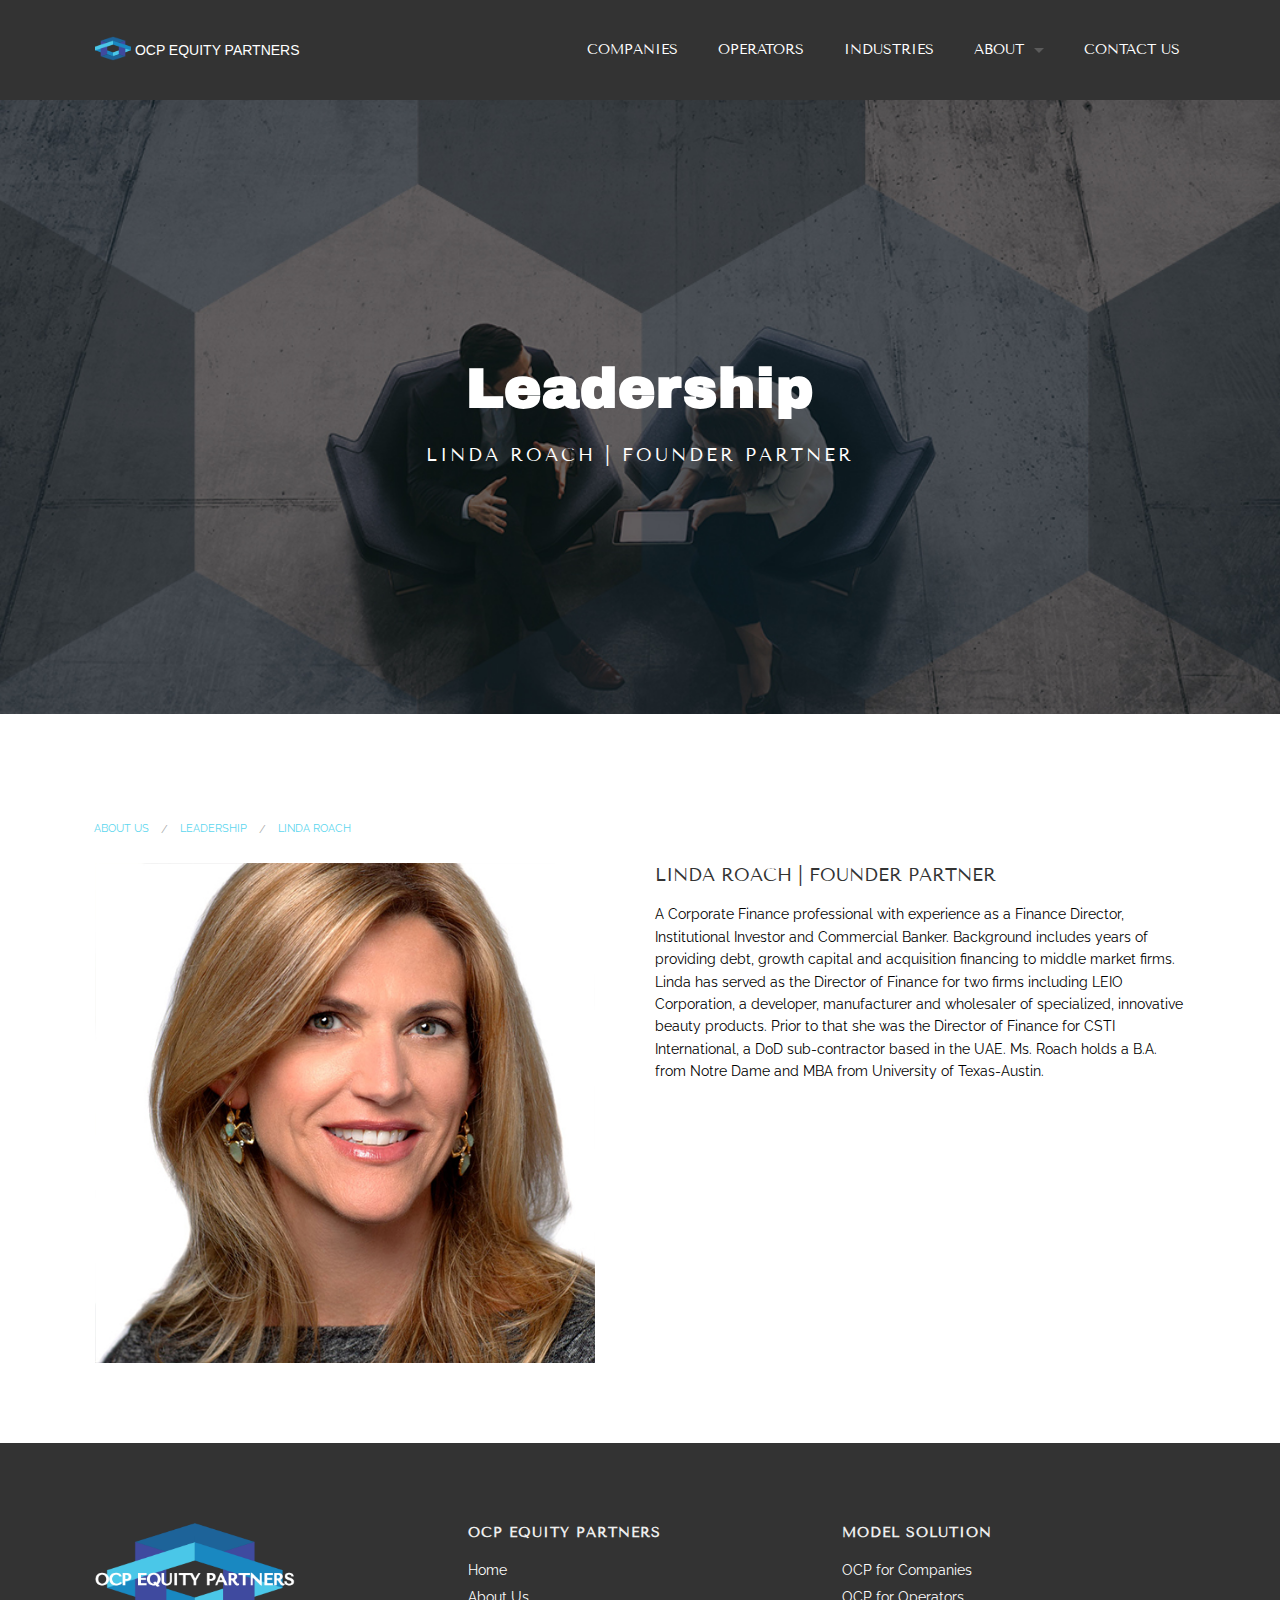
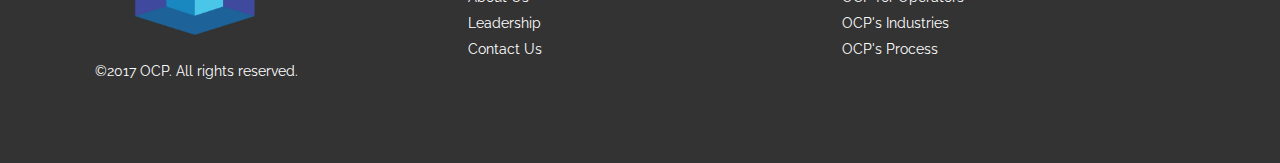
<file: lindaroach.html>
<!DOCTYPE html>
<!--[if lt IE 7]> <html class="no-js ie6 oldie"> <![endif]-->
<!--[if IE 7]>    <html class="no-js ie7 oldie"> <![endif]-->
<!--[if IE 8]>    <html class="no-js ie8 oldie"> <![endif]-->
<!--[if gt IE 8]><!-->
<html class='no-js'>
  <!--<![endif]-->
  <head>
    <meta charset='utf-8'>
    <meta content='width=device-width, initial-scale=1.0' name='viewport'>
    <meta content='' name='description'>
    <meta content='' name='author'>
    <!--
      hash is
    -->
    <title>Linda Roach</title>
    <link href="stylesheets/framework.css" media="screen" rel="stylesheet" type="text/css" />
    <link href="stylesheets/style.css" media="screen" rel="stylesheet" type="text/css" />
    <link href="stylesheets/skins.css" media="screen" rel="stylesheet" type="text/css" />
    <link href="stylesheets/fontello.css" media="screen" rel="stylesheet" type="text/css" />
    <link href="stylesheets/font-awesome.css" media="screen" rel="stylesheet" type="text/css" />
    <link href="https://fonts.googleapis.com/css?family=Archivo+Black" rel="stylesheet">  
    <link href="https://fonts.googleapis.com/css?family=Tenor+Sans" rel="stylesheet"> 
    <script src="javascripts/libs.js" type="text/javascript"></script>
    <script>
      // terrificjs bootstrap
      (function($) {
          $(document).ready(function() {
              var $page = $('body');
              var config = {
                dependencyPath: {
                  plugin: 'javascripts/'
                }
              }
              var application = new Tc.Application($page, config);
              application.registerModules();
              application.start();
          });
      })(Tc.$);
    </script>
    <link href="http://fonts.googleapis.com/css?family=Raleway:400,700,300" media="screen" rel="stylesheet" type="text/css" />
    <script src="javascripts/masonry.pkgd.js" type="text/javascript"></script>
    <script src="javascripts/imagesloaded.pkgd.min.js" type="text/javascript"></script>
    <script src="javascripts/slick.min.js" type="text/javascript"></script>
    <script src="javascripts/jquery.cookie.js" type="text/javascript"></script>
    <script src="javascripts/json2.js" type="text/javascript"></script>
    <script src="javascripts/jquery.url.js" type="text/javascript"></script>
  </head>
  <body class=''>
    <a id='top'></a>
   
      <div class='contain-to-grid sticky'>
      <nav class='top-bar' data-options='sticky_on: large' data-topbar=''>
        <ul class='title-area'>
          <li class='name'>
              <a href='index.html' class="logo">
                <img style="width:36px" alt="" src="images/logosmall.png" />  OCP Equity Partners
              </a>
          </li>
          <li class='toggle-topbar menu-icon'>
            <a href='#'>Menu</a>
          </li>
        </ul>
        <section class='top-bar-section'>
          <ul class='right'>
            
            <li class=''>
              <a href='companies.html'>Companies</a>
            </li>
            <li class=''>
              <a href='operators.html'>Operators</a>
            </li>
            <li class=''>
              <a href='industries.html'>Industries</a>
            </li>
            <li class='has-dropdown'>
              <a>About</a>
              <ul class='dropdown'>
                <li>
                  <a href='about.html'>Us</a>
                </li>
                <li>
                  <a href='leadership.html'>Leadership</a>
                </li>
                <li class=''>
                  <a href='process.html'>Our Process</a>
              </li>
              </ul>
            </li>
            
            <li class=''>
              <a href='contact.html'>Contact Us</a>
            </li>
          </ul>
        </section>
      </nav>
    </div>
    
    <div id='main' role='main'>
      <div class='full parallax' style='background-image: url(images/bg5.jpg); color: #fff;'>
        <div class='row'>
          <div class='large-12 columns'>
            <div class='big mod modSectionHeader'>
              <div class='centered-text'>
                <h2 style='color: #fff'>
                  Leadership
                </h2>
              </div>
              <h3 class='centered-text' style='color: #fff'>Linda Roach | Founder Partner</h3>
            </div>
          </div>
        </div>
        <div class='four spacing'></div>
      </div>
      
      <div class='full'>
        <div class='row'>
         <p class="breadcrumbs"><a href="about.html">About Us</a>  <a href="about.html">Leadership</a>  <a href="lindaroach.html">Linda Roach</a></p>
          <div class='medium-6 columns'>
            <img class="fadeinleft" width="500" height="450" alt="" src="images/linda.jpg" />
            <div class='three spacing'></div>
          </div>
          
          <div class='medium-6 columns'>
            <div class='fadein mod modIconText' data-delay='0'>
            
                
                <h3>Linda Roach | Founder Partner</h3>
                <p>
	A Corporate Finance professional with experience as a Finance Director, Institutional Investor and Commercial Banker. Background includes years of providing debt, growth capital and acquisition financing to middle market firms. Linda has served as the Director of Finance for two firms including LEIO Corporation, a developer, manufacturer and wholesaler of specialized, innovative beauty products. Prior to that she was the Director of Finance for CSTI International, a DoD sub-contractor based in the UAE. Ms. Roach holds a B.A. from Notre Dame and MBA from University of Texas-Austin. </p>
           
              <div class='two spacing'></div>
            </div>
            
			  
          
			  
          </div>
        </div>
        <div class='spacing'></div>
      </div>
   </div>
   
   
   
    
	  <div id='footer'>
      <div class='three spacing'></div>
      <div class='row'>
        <div class='large-4 medium-4 columns'>
          <div class='spacing'></div>
          <h1>
            <a href='index.html'>
              <img width="200px" alt="" src="images/logowhite.png" />
            </a>
          </h1>
          <p>©2017 OCP. All rights reserved.</p>
          <div class='spacing'></div>
        </div>
        <div class='large-4 medium-4 columns'>
          <div class='spacing'></div>
          <div class='links'>
            <h4 class="footerheader">OCP Equity Partners</h4>
            <ul>
              <li><a href="index.html">Home</a></li>
              <li><a href="about.html">About Us</a></li>
              <li><a href="leadership.html">Leadership</a></li>
              <li><a href="contact.html">Contact Us</a></li>
            </ul>
          </div>
          <div class='spacing'></div>
        </div>
        <div class='large-4 medium-4 columns'>
          <div class='spacing'></div>
          <div class='links'>
            <h4 class="footerheader">Model Solution</h4>
            <ul>
             <li><a href="companies.html">OCP for Companies</a></li>
              <li><a href="operators.html">OCP for Operators</a></li>
              <li><a href="indsutries.html">OCP's Industries</a></li>
              <li><a href="process.html">OCP's Process</a></li>
            </ul>
          </div>
          <div class='spacing'></div>
        </div>
        
      </div>
      <div class='two spacing'></div>
    </div>
    
    
    <script src="javascripts/jquery.countTo.js" type="text/javascript"></script>
    <script src="javascripts/jquery.appear.js" type="text/javascript"></script>
    <script src="javascripts/jquery.validate.js" type="text/javascript"></script>
    <script src="javascripts/jquery.sequence-min.js" type="text/javascript"></script>
    <script src="javascripts/jquery.easing.1.3.js" type="text/javascript"></script>
    <script src="javascripts/app.js" type="text/javascript"></script>
    <script src="javascripts/jquery.sequence-min.js" type="text/javascript"></script>
  </body>
</html>
</file>
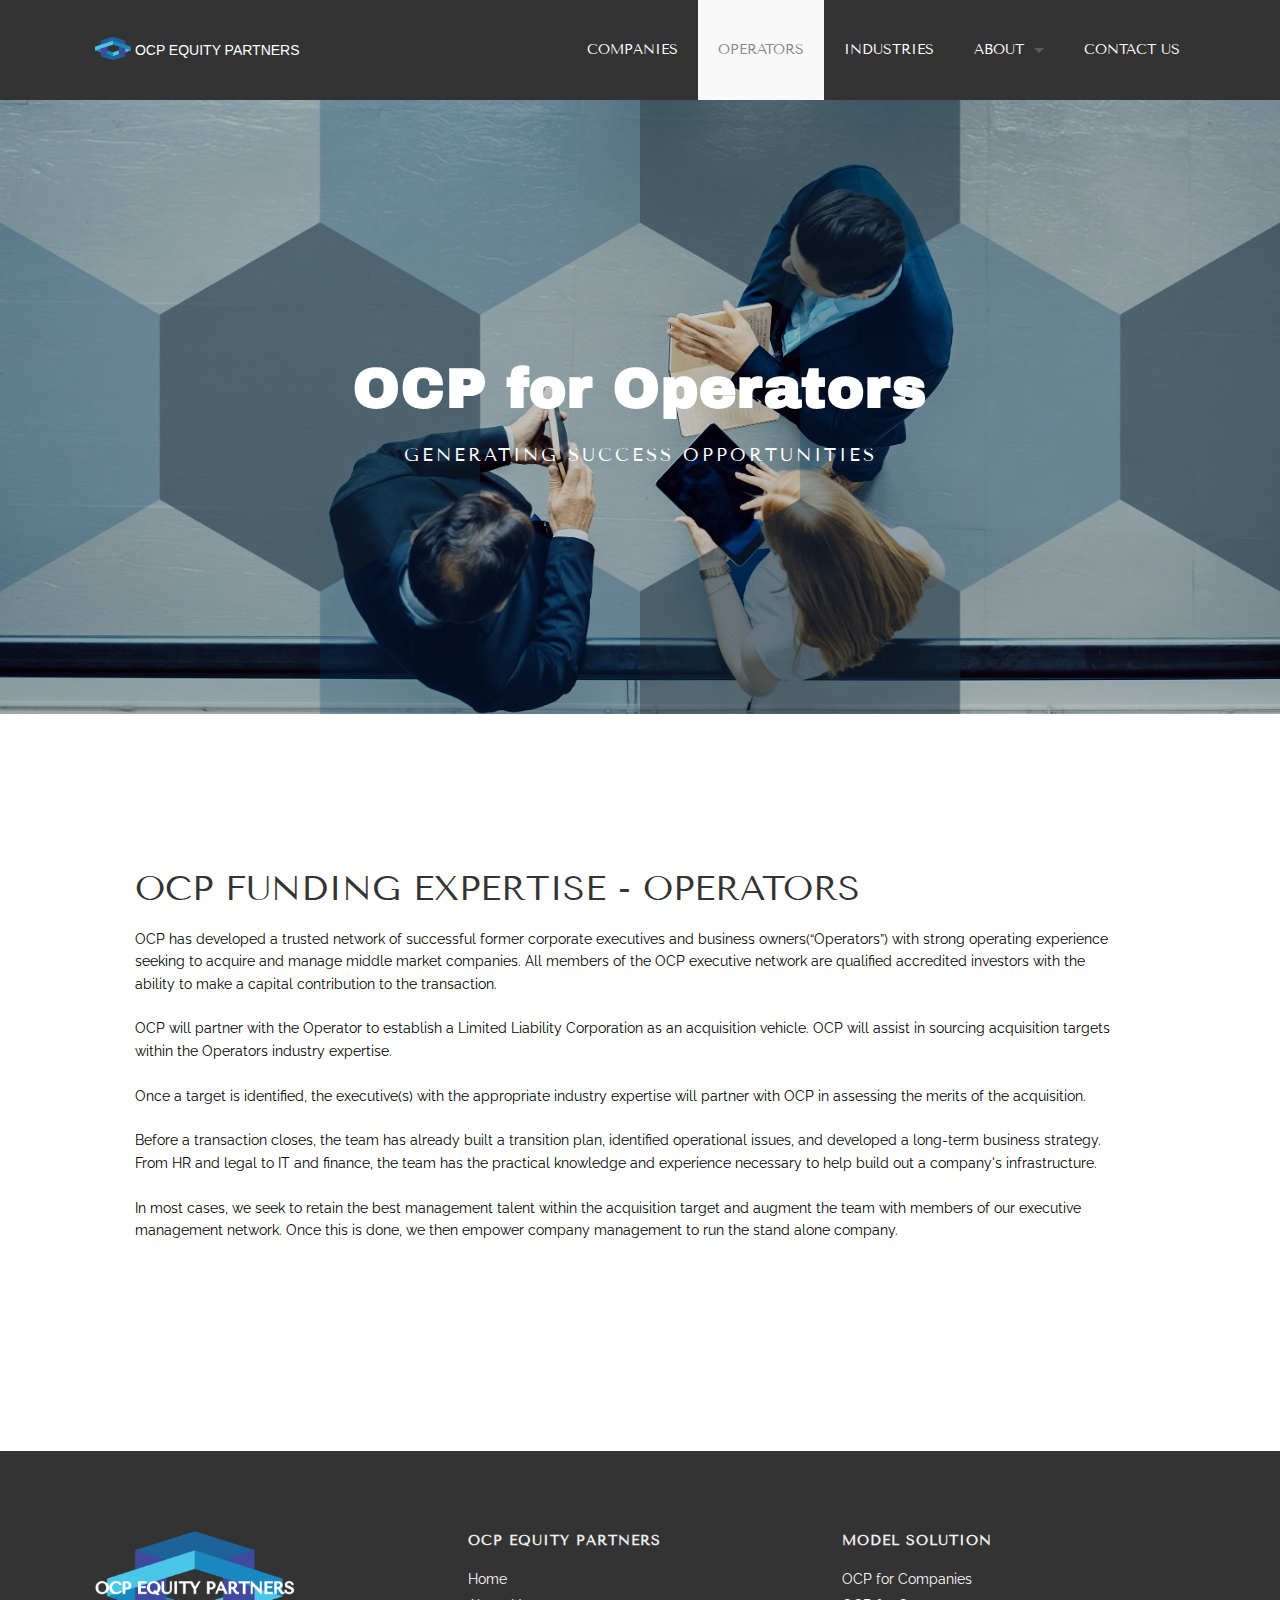
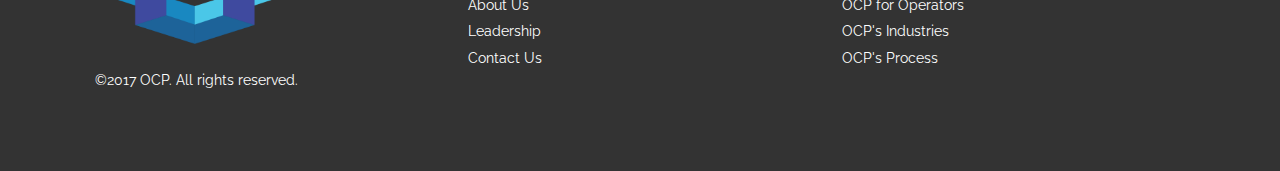
<file: operators.html>
<!DOCTYPE html>
<!--[if lt IE 7]> <html class="no-js ie6 oldie"> <![endif]-->
<!--[if IE 7]>    <html class="no-js ie7 oldie"> <![endif]-->
<!--[if IE 8]>    <html class="no-js ie8 oldie"> <![endif]-->
<!--[if gt IE 8]><!-->
<html class='no-js'>
  <!--<![endif]-->
  <head>
    <meta charset='utf-8'>
    <meta content='width=device-width, initial-scale=1.0' name='viewport'>
    <meta content='' name='description'>
    <meta content='' name='author'>
    <!--
      hash is
    -->
    <title>OCP for Operators</title>
    <link href="stylesheets/framework.css" media="screen" rel="stylesheet" type="text/css" />
    <link href="stylesheets/style.css" media="screen" rel="stylesheet" type="text/css" />
    <link href="stylesheets/skins.css" media="screen" rel="stylesheet" type="text/css" />
    <link href="stylesheets/fontello.css" media="screen" rel="stylesheet" type="text/css" />
    <link href="stylesheets/font-awesome.css" media="screen" rel="stylesheet" type="text/css" />
    <link href="https://fonts.googleapis.com/css?family=Archivo+Black" rel="stylesheet">  
    <link href="https://fonts.googleapis.com/css?family=Tenor+Sans" rel="stylesheet">  
    <script src="javascripts/libs.js" type="text/javascript"></script>
    <script>
      // terrificjs bootstrap
      (function($) {
          $(document).ready(function() {
              var $page = $('body');
              var config = {
                dependencyPath: {
                  plugin: 'javascripts/'
                }
              }
              var application = new Tc.Application($page, config);
              application.registerModules();
              application.start();
          });
      })(Tc.$);
    </script>
    <link href="http://fonts.googleapis.com/css?family=Raleway:400,700,300" media="screen" rel="stylesheet" type="text/css" />
    <script src="javascripts/masonry.pkgd.js" type="text/javascript"></script>
    <script src="javascripts/imagesloaded.pkgd.min.js" type="text/javascript"></script>
    <script src="javascripts/slick.min.js" type="text/javascript"></script>
    <script src="javascripts/jquery.cookie.js" type="text/javascript"></script>
    <script src="javascripts/json2.js" type="text/javascript"></script>
    <script src="javascripts/jquery.url.js" type="text/javascript"></script>
  </head>
  
  <body class=''>
   
    <a id='top'></a>
   
     <div class='contain-to-grid sticky'>
      <nav class='top-bar' data-options='sticky_on: large' data-topbar=''>
        <ul class='title-area'>
          <li class='name'>
              <a href='index.html' class="logo">
                <img style="width:36px" alt="" src="images/logosmall.png" />  OCP Equity Partners
              </a>
          </li>
          <li class='toggle-topbar menu-icon'>
            <a href='#'>Menu</a>
          </li>
        </ul>
        <section class='top-bar-section'>
          <ul class='right'>
            
            <li class=''>
              <a href='companies.html'>Companies</a>
            </li>
            <li class='active'>
              <a href='operators.html'>Operators</a>
            </li>
            <li class=''>
              <a href='industries.html'>Industries</a>
            </li>
            <li class='has-dropdown'>
              <a>About</a>
              <ul class='dropdown'>
                <li>
                  <a href='about.html'>Us</a>
                </li>
                <li>
                  <a href='leadership.html'>Leadership</a>
                </li>
                <li class=''>
                  <a href='process.html'>Our Process</a>
              </li>
              </ul>
            </li>
            
            <li class=''>
              <a href='contact.html'>Contact Us</a>
            </li>
          </ul>
        </section>
      </nav>
    </div> 
	  
	  
	  
	  
    <div id='main' role='main'>
      <div class='full parallax' style='background-image: url(images/bg7.jpg); color: #fff;'>
        <div class='row'>
          <div class='large-12 columns'>
            <div class='big mod modSectionHeader'>
              <div class='centered-text'>
                <h2 style='color: #fff'>
                  OCP for Operators
                </h2>
              </div>
              <h3 class='centered-text' style='color: #fff'>Generating Success opportunities</h3>
            </div>
          </div>
        </div>
        <div class='four spacing'></div>
      </div>
      
      
      <div class='full' style='background: #FFF'>
        <div class='row'>
          <div class='large-12 columns'>
            
             <div class='big mod modBlogPost'>
              <div class='content'>
                <h3>OCP Funding Expertise - Operators</h3>
						<p>	
		OCP has developed a trusted network of successful  former corporate executives and business owners(“Operators”) with strong operating experience seeking to acquire and manage middle market companies. All members of the OCP executive network are qualified accredited investors  with the ability to make a capital contribution to the transaction. 
	<br>
<br>
	OCP  will partner with the Operator to establish a Limited Liability Corporation  as an acquisition vehicle. OCP will assist in sourcing acquisition targets within the Operators industry expertise.
	<br>
<br>
	Once a target is identified, the executive(s) with the appropriate industry expertise will partner with OCP in assessing the merits of the acquisition.
	<br>
<br>
	Before a transaction closes, the team has already built a transition plan, identified operational issues, and developed a long-term business strategy. From HR and legal to IT and finance, the team has the practical knowledge and experience necessary to help build out a company's infrastructure.

	<br>
<br>
	In most cases, we seek to retain the best management talent within the acquisition target and augment the team with members of our executive management network. Once this is done, we then empower company management to run the stand alone company. 
					   </p>
                <div class='spacing'></div>
                
              </div>
            </div>
         
            <div class='four spacing'></div>
          </div>
        </div>
      </div>
    </div>
    
    
    <div id='footer'>
      <div class='three spacing'></div>
      <div class='row'>
        <div class='large-4 medium-4 columns'>
          <div class='spacing'></div>
          <h1>
            <a href='index.html'>
              <img width="200px" alt="" src="images/logowhite.png" />
            </a>
          </h1>
          <p>©2017 OCP. All rights reserved.</p>
          <div class='spacing'></div>
        </div>
        <div class='large-4 medium-4 columns'>
          <div class='spacing'></div>
          <div class='links'>
            <h4 class="footerheader">OCP Equity Partners</h4>
            <ul>
              <li><a href="index.html">Home</a></li>
              <li><a href="about.html">About Us</a></li>
              <li><a href="leadership.html">Leadership</a></li>
              <li><a href="contact.html">Contact Us</a></li>
            </ul>
          </div>
          <div class='spacing'></div>
        </div>
        <div class='large-4 medium-4 columns'>
          <div class='spacing'></div>
          <div class='links'>
            <h4 class="footerheader">Model Solution</h4>
            <ul>
             <li><a href="companies.html">OCP for Companies</a></li>
              <li><a href="operators.html">OCP for Operators</a></li>
              <li><a href="indsutries.html">OCP's Industries</a></li>
              <li><a href="process.html">OCP's Process</a></li>
            </ul>
          </div>
          <div class='spacing'></div>
        </div>
        
      </div>
      <div class='two spacing'></div>
    </div>
    
    <script src="javascripts/jquery.countTo.js" type="text/javascript"></script>
    <script src="javascripts/jquery.appear.js" type="text/javascript"></script>
    <script src="javascripts/jquery.validate.js" type="text/javascript"></script>
    <script src="javascripts/jquery.sequence-min.js" type="text/javascript"></script>
    <script src="javascripts/jquery.easing.1.3.js" type="text/javascript"></script>
    <script src="javascripts/app.js" type="text/javascript"></script>
    <script src="javascripts/jquery.sequence-min.js" type="text/javascript"></script>
  </body>
</html>
</file>
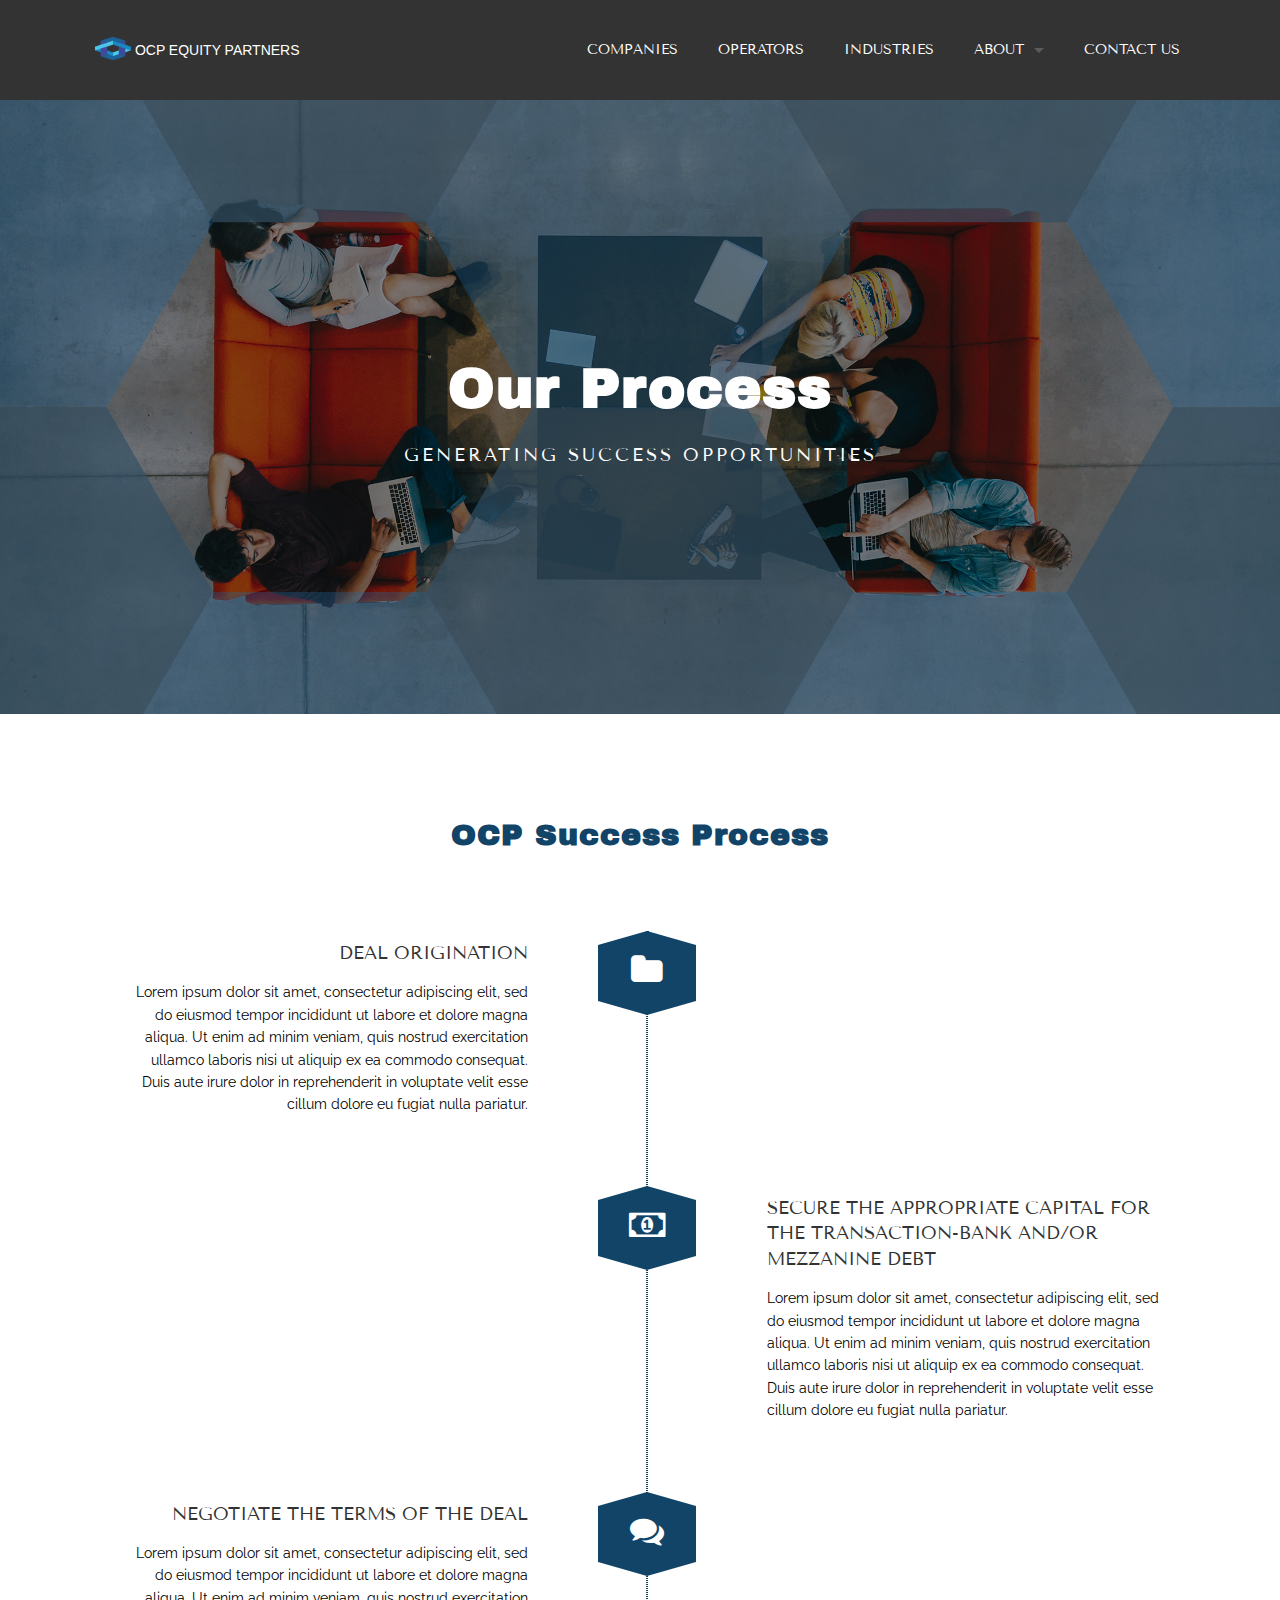
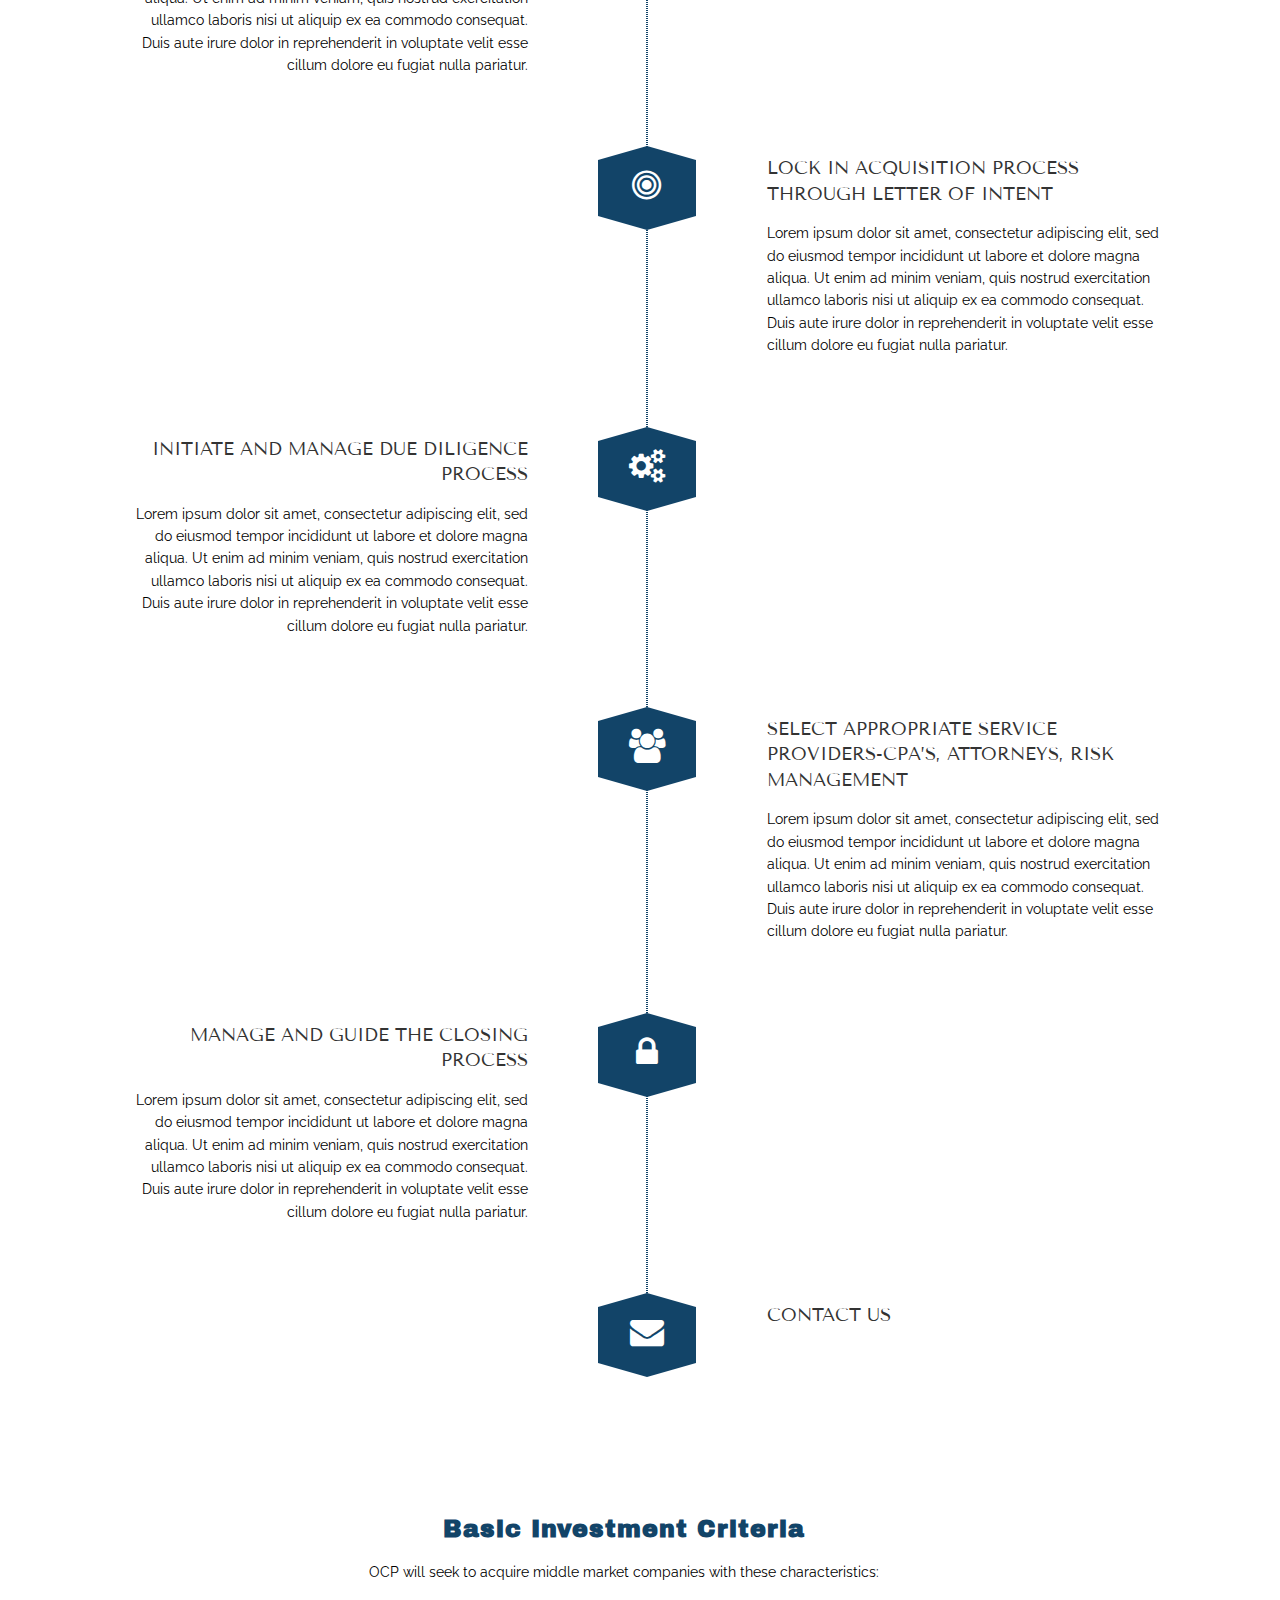
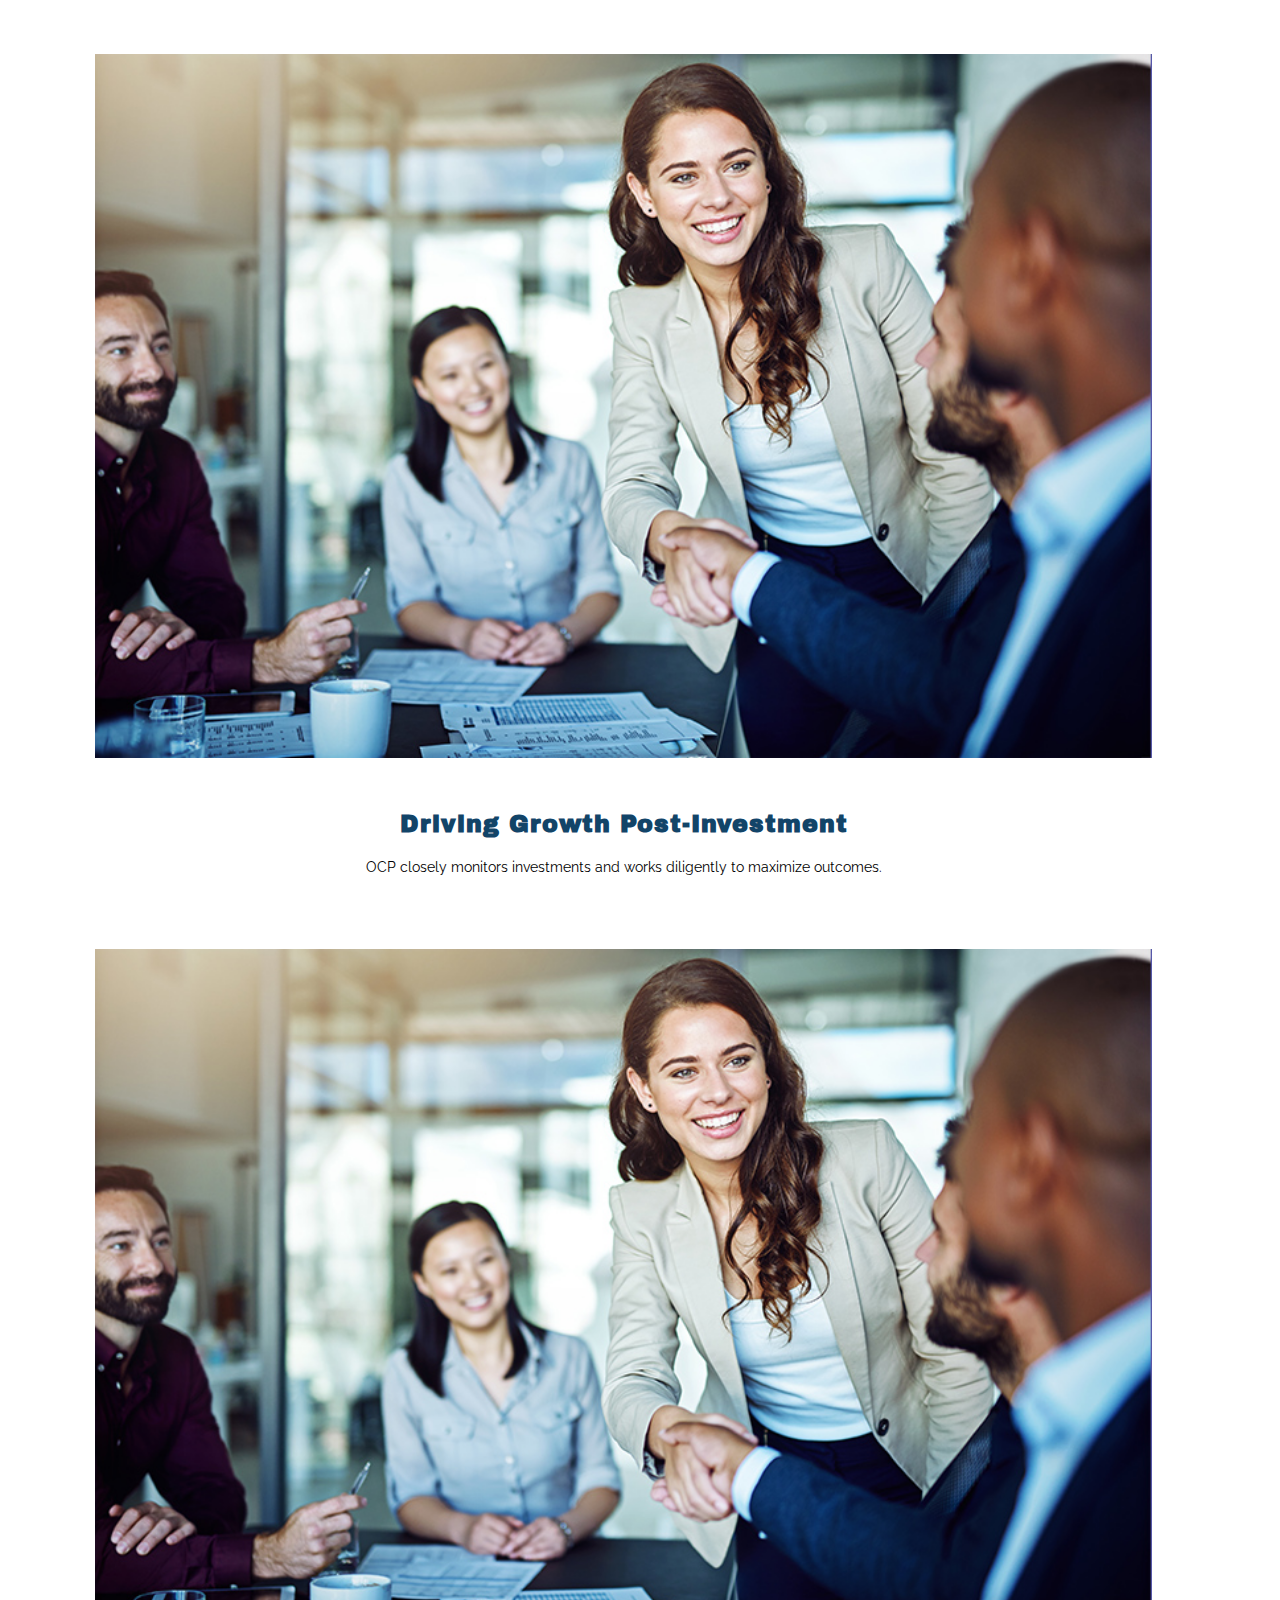
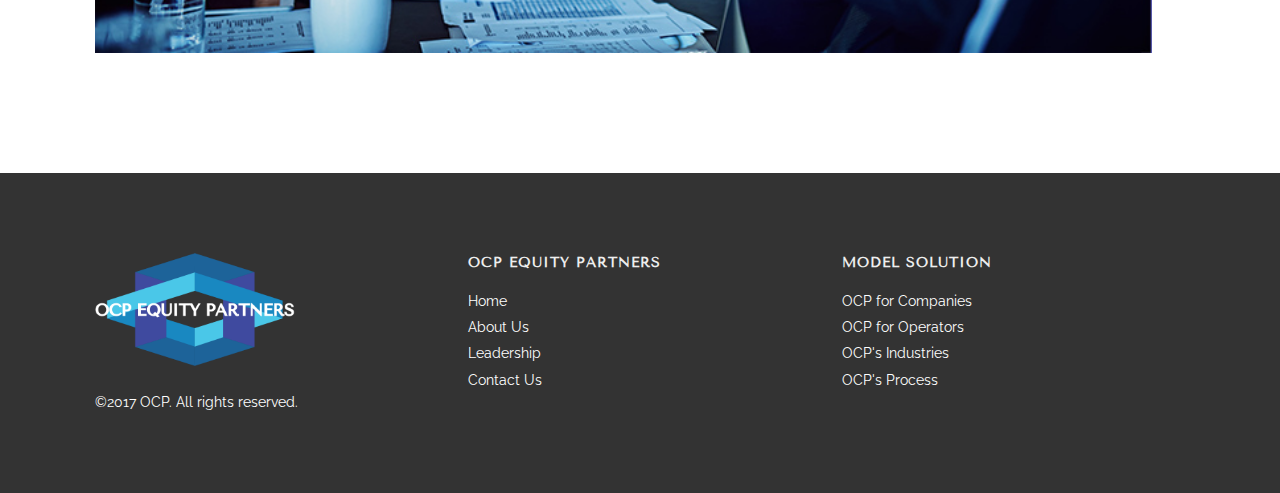
<file: process.html>
<!DOCTYPE html>
<!--[if lt IE 7]> <html class="no-js ie6 oldie"> <![endif]-->
<!--[if IE 7]>    <html class="no-js ie7 oldie"> <![endif]-->
<!--[if IE 8]>    <html class="no-js ie8 oldie"> <![endif]-->
<!--[if gt IE 8]><!-->
<html class='no-js'>
  <!--<![endif]-->
  <head>
    <meta charset='utf-8'>
    <meta content='width=device-width, initial-scale=1.0' name='viewport'>
    <meta content='' name='description'>
    <meta content='' name='author'>
    <!--
      hash is
    -->
    <title>OCP's Process</title>
    <link href="stylesheets/framework.css" media="screen" rel="stylesheet" type="text/css" />
    <link href="stylesheets/style.css" media="screen" rel="stylesheet" type="text/css" />
    <link href="stylesheets/skins.css" media="screen" rel="stylesheet" type="text/css" />
    <link href="stylesheets/fontello.css" media="screen" rel="stylesheet" type="text/css" />
    <link href="stylesheets/font-awesome.css" media="screen" rel="stylesheet" type="text/css" />
    <link href="https://fonts.googleapis.com/css?family=Archivo+Black" rel="stylesheet">  
    <link href="https://fonts.googleapis.com/css?family=Tenor+Sans" rel="stylesheet">  
    <script src="javascripts/libs.js" type="text/javascript"></script>
    <script>
      // terrificjs bootstrap
      (function($) {
          $(document).ready(function() {
              var $page = $('body');
              var config = {
                dependencyPath: {
                  plugin: 'javascripts/'
                }
              }
              var application = new Tc.Application($page, config);
              application.registerModules();
              application.start();
          });
      })(Tc.$);
    </script>
    <link href="http://fonts.googleapis.com/css?family=Raleway:400,700,300" media="screen" rel="stylesheet" type="text/css" />
    <script src="javascripts/masonry.pkgd.js" type="text/javascript"></script>
    <script src="javascripts/imagesloaded.pkgd.min.js" type="text/javascript"></script>
    <script src="javascripts/slick.min.js" type="text/javascript"></script>
    <script src="javascripts/jquery.cookie.js" type="text/javascript"></script>
    <script src="javascripts/json2.js" type="text/javascript"></script>
    <script src="javascripts/jquery.url.js" type="text/javascript"></script>
  </head>
  
  <body class=''>
   
    <a id='top'></a>
   
    <div class='contain-to-grid sticky'>
      <nav class='top-bar' data-options='sticky_on: large' data-topbar=''>
        <ul class='title-area'>
          <li class='name'>
              <a href='index.html' class="logo">
                <img style="width:36px" alt="" src="images/logosmall.png" />  OCP Equity Partners
              </a>
          </li>
          <li class='toggle-topbar menu-icon'>
            <a href='#'>Menu</a>
          </li>
        </ul>
        <section class='top-bar-section'>
          <ul class='right'>
            
            <li class=''>
              <a href='companies.html'>Companies</a>
            </li>
            <li class=''>
              <a href='operators.html'>Operators</a>
            </li>
            <li class=''>
              <a href='industries.html'>Industries</a>
            </li>
            <li class='has-dropdown'>
              <a>About</a>
              <ul class='dropdown'>
                <li>
                  <a href='about.html'>Us</a>
                </li>
                <li>
                  <a href='leadership.html'>Leadership</a>
                </li>
                <li class=''>
                  <a href='process.html'>Our Process</a>
              </li>
              </ul>
            </li>
            
            <li class=''>
              <a href='contact.html'>Contact Us</a>
            </li>
          </ul>
        </section>
      </nav>
    </div>
	  
	  
	  
	  
    <div id='main' role='main'>
      <div class='full parallax' style='background-image: url(images/bg14.jpg); color: #fff;'>
        <div class='row'>
          <div class='large-12 columns'>
            <div class='big mod modSectionHeader'>
              <div class='centered-text'>
                <h2 style='color: #fff'>
                  Our Process
                </h2>
              </div>
              <h3 class='centered-text' style='color: #fff'>Generating Success opportunities</h3>
            </div>
          </div>
        </div>
        <div class='four spacing'></div>
      </div>
      <div class='full'>
        <div class='row'>
          <div class='large-12 columns'>     
            <div class='content'>
              <div class="centered-text">
                <h2>OCP Success Process</h2>
              <div>
              <div class="three spacing"></div>
              <div class="row">
                <div class="col-lg-12">
                  <ul class="timeline">
                    <li>
                      <div class="timeline-image">
                        <div class="hexagontop"></div>
                          <i class='fa fa-folder'></i>
                        <div class="hexagonbottom"></div>
                      </div>
                      <div class="timeline-panel">
                        <div class="timeline-heading">
                          <h3>Deal origination</h3>
                        </div>
                        <div class="timeline-body">
                          <p class="text-muted">Lorem ipsum dolor sit amet, consectetur adipiscing elit, sed do eiusmod tempor incididunt ut labore et dolore magna aliqua. Ut enim ad minim veniam, quis nostrud exercitation ullamco laboris nisi ut aliquip ex ea commodo consequat. Duis aute irure dolor in reprehenderit in voluptate velit esse cillum dolore eu fugiat nulla pariatur.</p>
                        </div>
                      </div>
                    </li>
                    <li class="timeline-inverted">
                      <div class="timeline-image">
                        <div class="hexagontop"></div>
                          <i class='fa fa-money'></i>
                        <div class="hexagonbottom"></div>
                      </div>
                      <div class="timeline-panel">
                        <div class="timeline-heading">
                          <h3>Secure the appropriate capital for the transaction-bank and/or mezzanine debt</h3>
                        </div>
                        <div class="timeline-body">
                            <p class="text-muted">Lorem ipsum dolor sit amet, consectetur adipiscing elit, sed do eiusmod tempor incididunt ut labore et dolore magna aliqua. Ut enim ad minim veniam, quis nostrud exercitation ullamco laboris nisi ut aliquip ex ea commodo consequat. Duis aute irure dolor in reprehenderit in voluptate velit esse cillum dolore eu fugiat nulla pariatur.</p>
                        </div>
                      </div>
                    </li>
                    <li>
                      <div class="timeline-image">
                        <div class="hexagontop"></div>
                          <i class='fa fa-comments'></i>
                        <div class="hexagonbottom"></div>
                      </div>
                      <div class="timeline-panel">
                        <div class="timeline-heading">
                          <h3>Negotiate the terms of the deal</h3>
                        </div>
                        <div class="timeline-body">
                            <p class="text-muted">Lorem ipsum dolor sit amet, consectetur adipiscing elit, sed do eiusmod tempor incididunt ut labore et dolore magna aliqua. Ut enim ad minim veniam, quis nostrud exercitation ullamco laboris nisi ut aliquip ex ea commodo consequat. Duis aute irure dolor in reprehenderit in voluptate velit esse cillum dolore eu fugiat nulla pariatur.</p>
                        </div>
                      </div>
                    </li>
                    <li class="timeline-inverted">
                      <div class="timeline-image">
                        <div class="hexagontop"></div>
                          <i class='fa fa-bullseye'></i>
                        <div class="hexagonbottom"></div>
                      </div>
                      <div class="timeline-panel">
                        <div class="timeline-heading">
                          <h3>Lock in acquisition process through Letter of Intent</h3>
                        </div>
                        <div class="timeline-body">
                            <p class="text-muted">Lorem ipsum dolor sit amet, consectetur adipiscing elit, sed do eiusmod tempor incididunt ut labore et dolore magna aliqua. Ut enim ad minim veniam, quis nostrud exercitation ullamco laboris nisi ut aliquip ex ea commodo consequat. Duis aute irure dolor in reprehenderit in voluptate velit esse cillum dolore eu fugiat nulla pariatur.</p>
                        </div>
                      </div>
                    </li>
                    <li>
                      <div class="timeline-image">
                        <div class="hexagontop"></div>
                          <i class='fa fa-gears'></i>
                        <div class="hexagonbottom"></div>
                      </div>
                      <div class="timeline-panel">
                        <div class="timeline-heading">
                          <h3>Initiate and manage due diligence process</h3>
                        </div>
                        <div class="timeline-body">
                            <p class="text-muted">Lorem ipsum dolor sit amet, consectetur adipiscing elit, sed do eiusmod tempor incididunt ut labore et dolore magna aliqua. Ut enim ad minim veniam, quis nostrud exercitation ullamco laboris nisi ut aliquip ex ea commodo consequat. Duis aute irure dolor in reprehenderit in voluptate velit esse cillum dolore eu fugiat nulla pariatur.</p>
                        </div>
                      </div>
                    </li>
                    <li class="timeline-inverted">
                      <div class="timeline-image">
                        <div class="hexagontop"></div>
                          <i class='fa fa-users'></i>
                        <div class="hexagonbottom"></div>
                      </div>
                      <div class="timeline-panel">
                        <div class="timeline-heading">
                          <h3>Select appropriate service providers-CPA’s, Attorneys, Risk Management</h3>
                        </div>
                        <div class="timeline-body">
                            <p class="text-muted">Lorem ipsum dolor sit amet, consectetur adipiscing elit, sed do eiusmod tempor incididunt ut labore et dolore magna aliqua. Ut enim ad minim veniam, quis nostrud exercitation ullamco laboris nisi ut aliquip ex ea commodo consequat. Duis aute irure dolor in reprehenderit in voluptate velit esse cillum dolore eu fugiat nulla pariatur.</p>
                        </div>
                      </div>
                    </li>
                    <li>
                      <div class="timeline-image">
                        <div class="hexagontop"></div>
                          <i class='fa fa-lock'></i>
                        <div class="hexagonbottom"></div>
                      </div>
                      <div class="timeline-panel">
                        <div class="timeline-heading">
                          <h3>Manage and guide the closing process</h3>
                        </div>
                        <div class="timeline-body">
                            <p class="text-muted">Lorem ipsum dolor sit amet, consectetur adipiscing elit, sed do eiusmod tempor incididunt ut labore et dolore magna aliqua. Ut enim ad minim veniam, quis nostrud exercitation ullamco laboris nisi ut aliquip ex ea commodo consequat. Duis aute irure dolor in reprehenderit in voluptate velit esse cillum dolore eu fugiat nulla pariatur.</p>
                        </div>
                      </div>
                    </li>
                    <li class="timeline-inverted">
                      <div class="timeline-image">
                        <div class="hexagontop"></div>
                          <i class='fa fa-envelope'></i>
                        <div class="hexagonbottom"></div>
                      </div>
                      <div class="timeline-panel">
                        <div class="timeline-heading">
                          <h3 class="timeline-end">Contact Us</h3>
                        </div>
                      </div>
                    </li>
                  </ul>
                  <div class='spacing'></div>  
                </div>
              </div>
            </div>
            <div class='big mod modBlogPost'>
              <div class='content'>
                <h4>Basic Investment Criteria</h4>
      					<p>	
      						OCP will seek to acquire  middle market  companies with these characteristics:
      					</p>            
              </div>
              <img width="800" height="533" alt="" src="images/process.jpg" />   
              <div class='content'>
                <h4>Driving Growth Post-Investment</h4>
    						<p>	
    						OCP closely monitors investments and works diligently to maximize  
           outcomes.
    					  </p>
              </div>
              <img width="800" height="533" alt="" src="images/process.jpg" /> 
            </div>            
            <div class='four spacing'></div>
            </div>
          </div>
        </div>
      </div>
    </div>   
    <div id='footer'>
      <div class='three spacing'></div>
      <div class='row'>
        <div class='large-4 medium-4 columns'>
          <div class='spacing'></div>
          <h1>
            <a href='index.html'>
              <img width="200px" alt="" src="images/logowhite.png" />
            </a>
          </h1>
          <p>©2017 OCP. All rights reserved.</p>
          <div class='spacing'></div>
        </div>
        <div class='large-4 medium-4 columns'>
          <div class='spacing'></div>
          <div class='links'>
            <h4 class="footerheader">OCP Equity Partners</h4>
            <ul>
              <li><a href="index.html">Home</a></li>
              <li><a href="about.html">About Us</a></li>
              <li><a href="leadership.html">Leadership</a></li>
              <li><a href="contact.html">Contact Us</a></li>
            </ul>
          </div>
          <div class='spacing'></div>
        </div>
        <div class='large-4 medium-4 columns'>
          <div class='spacing'></div>
          <div class='links'>
            <h4 class="footerheader">Model Solution</h4>
            <ul>
             <li><a href="companies.html">OCP for Companies</a></li>
              <li><a href="operators.html">OCP for Operators</a></li>
              <li><a href="indsutries.html">OCP's Industries</a></li>
              <li><a href="process.html">OCP's Process</a></li>
            </ul>
          </div>
          <div class='spacing'></div>
        </div>
        
      </div>
      <div class='two spacing'></div>
    </div>
    
    <script src="javascripts/jquery.countTo.js" type="text/javascript"></script>
    <script src="javascripts/jquery.appear.js" type="text/javascript"></script>
    <script src="javascripts/jquery.validate.js" type="text/javascript"></script>
    <script src="javascripts/jquery.sequence-min.js" type="text/javascript"></script>
    <script src="javascripts/jquery.easing.1.3.js" type="text/javascript"></script>
    <script src="javascripts/app.js" type="text/javascript"></script>
    <script src="javascripts/jquery.sequence-min.js" type="text/javascript"></script>
  </body>
</html>
</file>
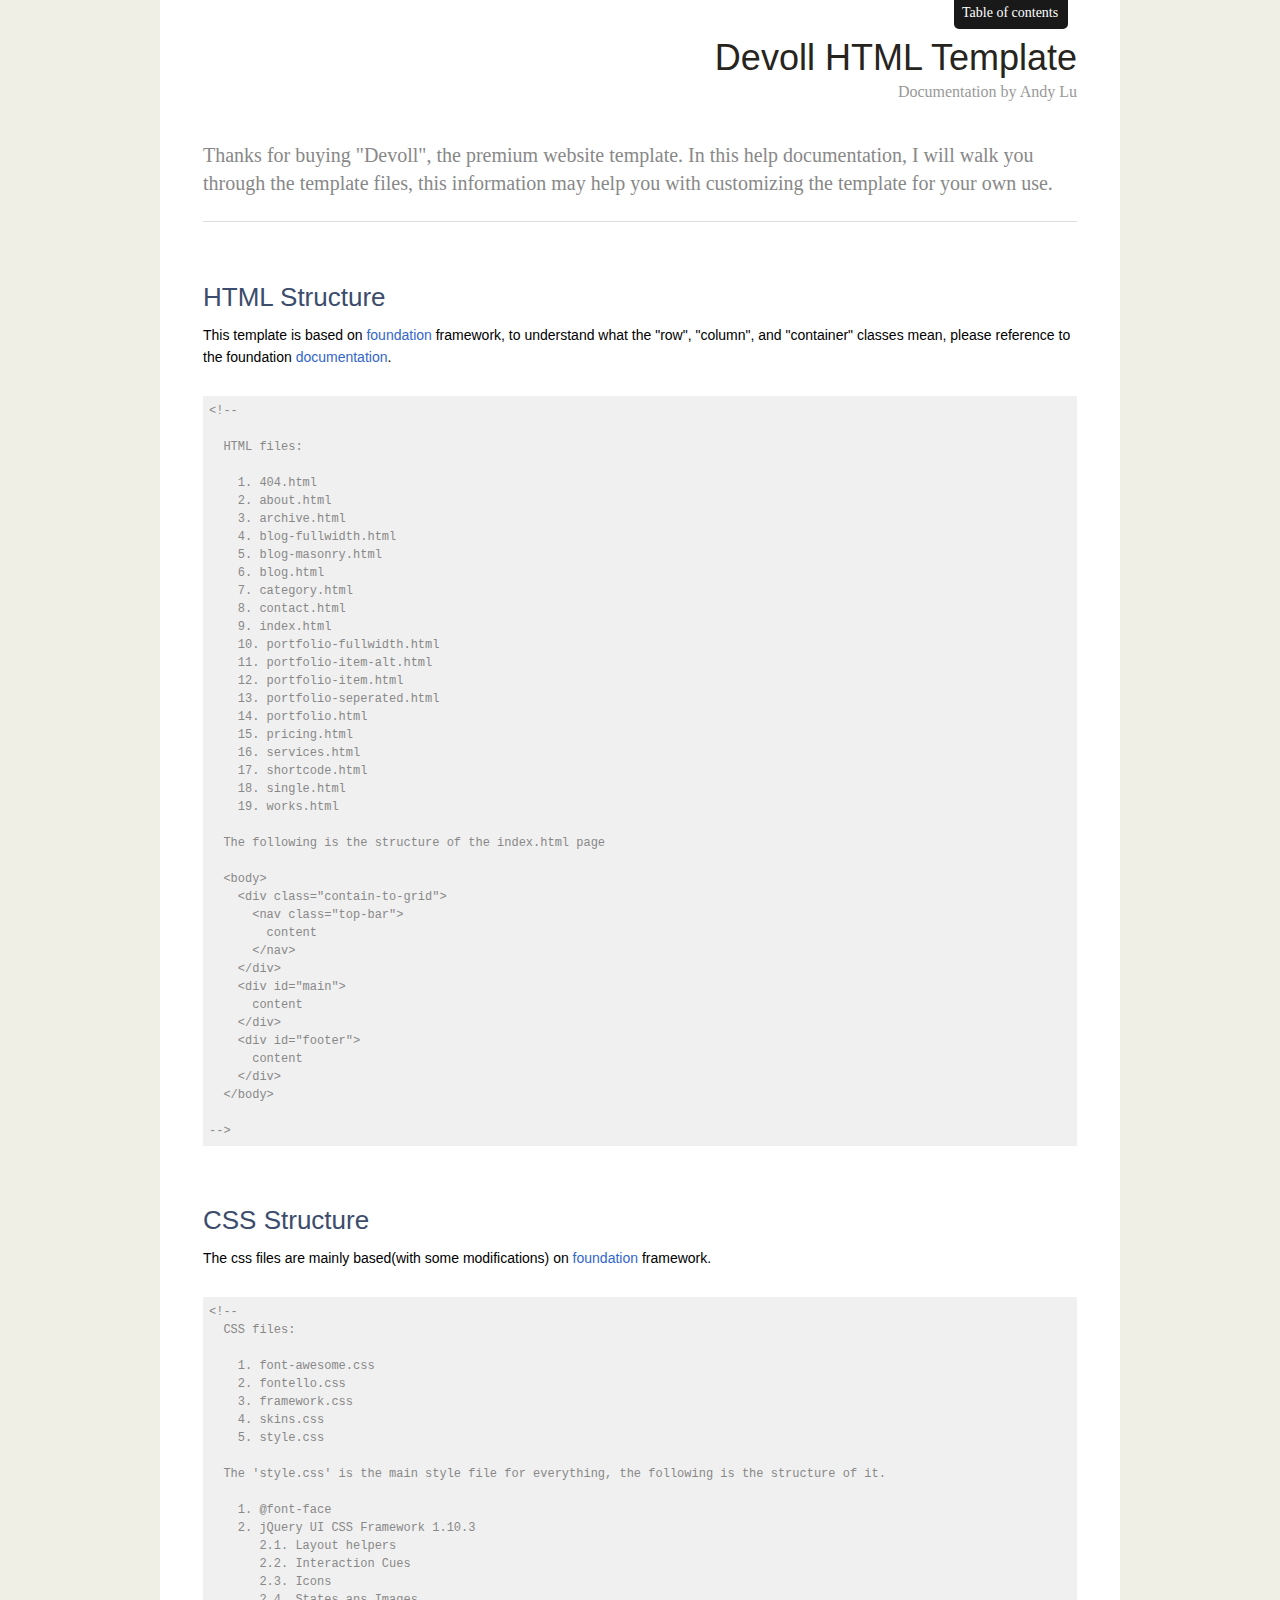
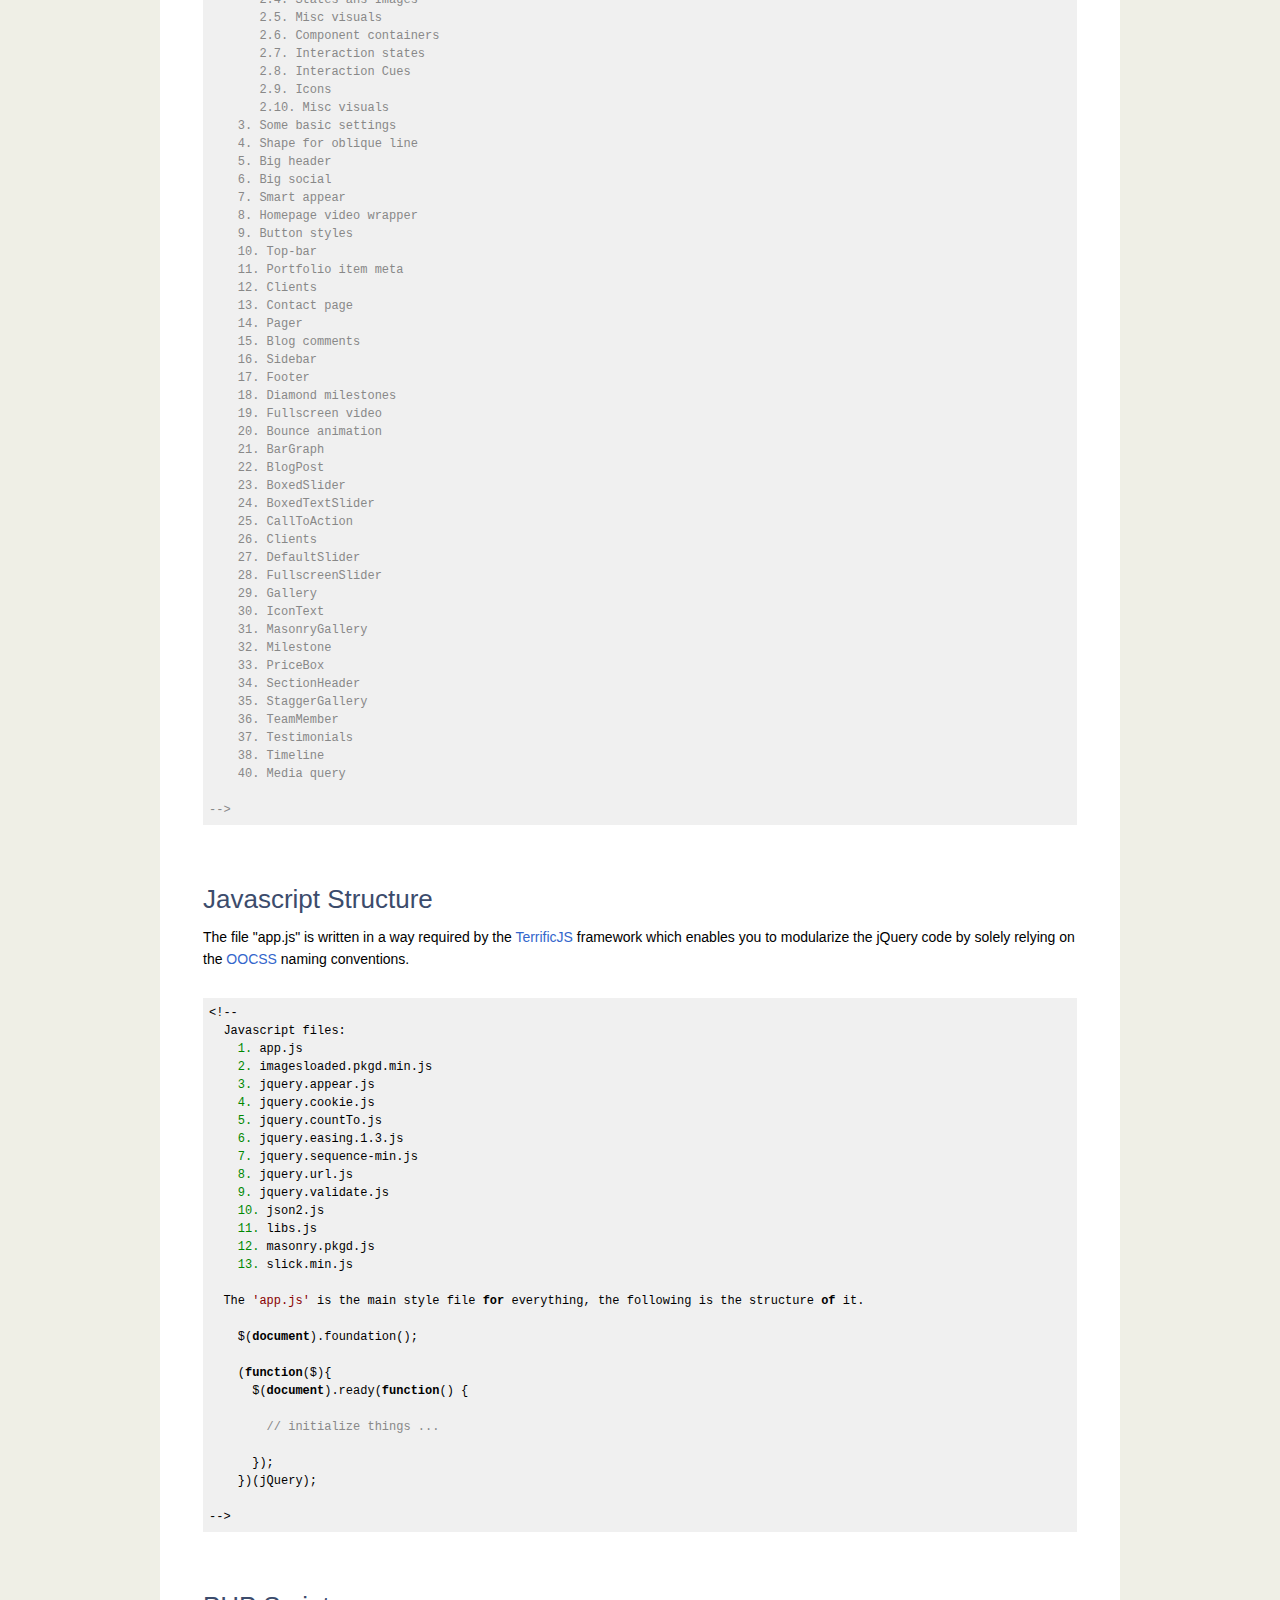
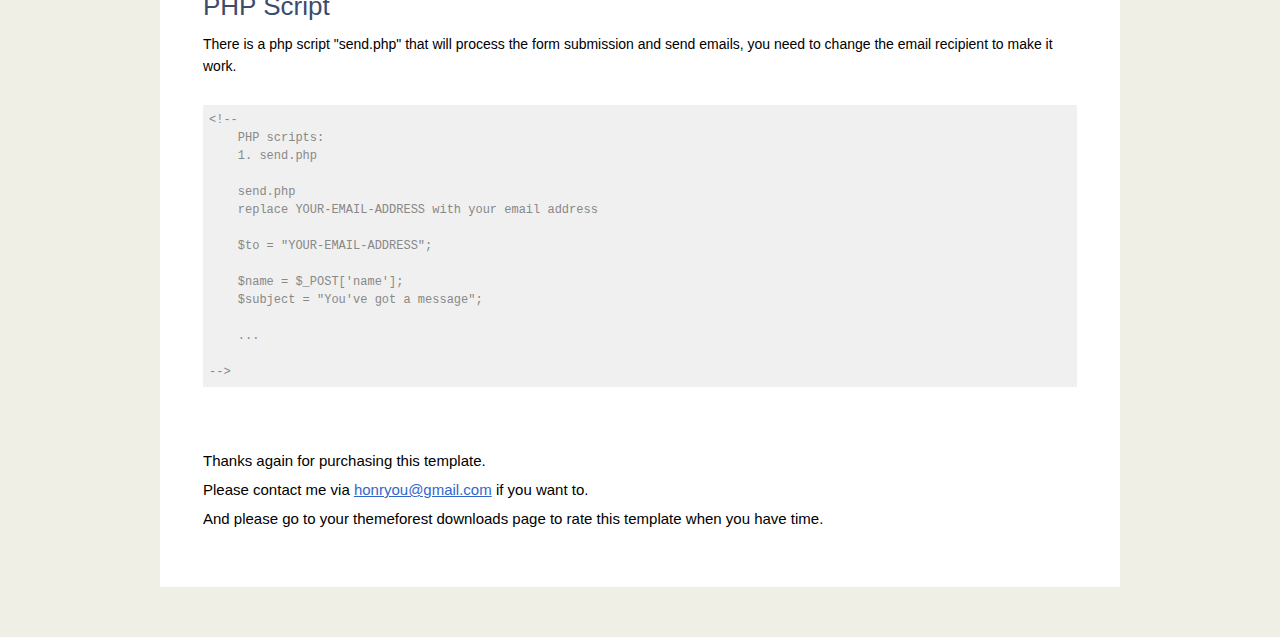
<file: doc/documentation.html>
<!DOCTYPE html>
<html>
  <head>
    <meta charset='utf-8'>
    <title>Documentation</title>
    <link href="assets/css/documentation.css" media="screen" rel="stylesheet" type="text/css" />
    <link href="assets/css/highlight/default.css" media="screen" rel="stylesheet" type="text/css" />
    <script src="assets/js/documentation.js" type="text/javascript"></script>
    <script src="assets/js/highlight.pack.js" type="text/javascript"></script>
    <script type="text/javascript">
      hljs.initHighlightingOnLoad();
    </script>
  </head>
  <body>
    <div id='main'>
      <h1>
        Devoll
        HTML Template
      </h1>
      <p id='author'>Documentation by Andy Lu</p>
      <p id='banner' style="display: none;">
        <img alt="" src="assets/images/banner.jpg" />
      </p>
      <p id='intro'>
        Thanks for buying
        "Devoll",
        the premium website template. In this help documentation, I will walk you through the template files, this information may help you with customizing the template for your own use.
      </p>
      <div class='section'>
        <h2>HTML Structure</h2>
        <p>
          This template is based on
          <a href="http://foundation.zurb.com/">foundation</a>
          framework, to understand what the "row", "column", and "container" classes mean, please reference to the foundation
          <a href="http://foundation.zurb.com/docs/">documentation</a>.
        </p>
        <!-- puts Dir.glob('*.html').each_with_index { |f, i| puts "#{i+1}. #{f}" } -->
        <pre>
          <code>&lt;!--

  HTML files:

    1. 404.html
    2. about.html
    3. archive.html
    4. blog-fullwidth.html
    5. blog-masonry.html
    6. blog.html
    7. category.html
    8. contact.html
    9. index.html
    10. portfolio-fullwidth.html
    11. portfolio-item-alt.html
    12. portfolio-item.html
    13. portfolio-seperated.html
    14. portfolio.html
    15. pricing.html
    16. services.html
    17. shortcode.html
    18. single.html
    19. works.html

  The following is the structure of the index.html page

  &lt;body&gt;
    &lt;div class="contain-to-grid"&gt;
      &lt;nav class="top-bar"&gt;
        content
      &lt;/nav&gt;
    &lt;/div&gt;
    &lt;div id="main"&gt;
      content
    &lt;/div&gt;
    &lt;div id="footer"&gt;
      content
    &lt;/div&gt;
  &lt;/body&gt;

--&gt;</code>
        </pre>



      </div>
      <div class='section'>
        <h2>CSS Structure</h2>
        <p>
          The css files are mainly based(with some modifications) on
          <a href="http://foundation.zurb.com/">foundation</a>
          framework.
        </p>
        <!-- Dir.glob('*.css').each_with_index { |f, i| puts "#{i+1}. #{f}" } -->
        <pre>
          <code>&lt;!--
  CSS files:

    1. font-awesome.css
    2. fontello.css
    3. framework.css
    4. skins.css
    5. style.css

  The 'style.css' is the main style file for everything, the following is the structure of it.

    1. @font-face
    2. jQuery UI CSS Framework 1.10.3
       2.1. Layout helpers
       2.2. Interaction Cues
       2.3. Icons
       2.4. States ans Images
       2.5. Misc visuals
       2.6. Component containers
       2.7. Interaction states
       2.8. Interaction Cues
       2.9. Icons
       2.10. Misc visuals
    3. Some basic settings
    4. Shape for oblique line
    5. Big header
    6. Big social
    7. Smart appear
    8. Homepage video wrapper
    9. Button styles
    10. Top-bar
    11. Portfolio item meta
    12. Clients
    13. Contact page
    14. Pager
    15. Blog comments
    16. Sidebar
    17. Footer
    18. Diamond milestones
    19. Fullscreen video
    20. Bounce animation
    21. BarGraph
    22. BlogPost
    23. BoxedSlider
    24. BoxedTextSlider
    25. CallToAction
    26. Clients
    27. DefaultSlider
    28. FullscreenSlider
    29. Gallery
    30. IconText
    31. MasonryGallery
    32. Milestone
    33. PriceBox
    34. SectionHeader
    35. StaggerGallery
    36. TeamMember
    37. Testimonials
    38. Timeline
    40. Media query

--&gt;</code>
        </pre>


      </div>
      <div class='section'>
        <h2>Javascript Structure</h2>
        <p>
          The file "app.js" is written in a way required by the
          <a href="http://terrifically.org/api/">TerrificJS</a>
          framework which enables you to modularize the jQuery code by solely relying on the
          <a href="https://github.com/stubbornella/oocss/wiki">OOCSS</a>
          naming conventions.
        </p>
              <pre>
                <code>&lt;!--
  Javascript files:
    1. app.js
    2. imagesloaded.pkgd.min.js
    3. jquery.appear.js
    4. jquery.cookie.js
    5. jquery.countTo.js
    6. jquery.easing.1.3.js
    7. jquery.sequence-min.js
    8. jquery.url.js
    9. jquery.validate.js
    10. json2.js
    11. libs.js
    12. masonry.pkgd.js
    13. slick.min.js

  The 'app.js' is the main style file for everything, the following is the structure of it.

    $(document).foundation();

    (function($){
      $(document).ready(function() {

        // initialize things ...

      });
    })(jQuery);

--&gt;</code>
              </pre>

      </div>
      <div class='section'>
        <h2>PHP Script</h2>
        <p>
          There is a php script "send.php" that will process the form submission and send emails, you need to change the email recipient to make it work.
        </p>
        <pre>
          <code>&lt;!--
    PHP scripts:
    1. send.php

    send.php
    replace YOUR-EMAIL-ADDRESS with your email address

    $to = "YOUR-EMAIL-ADDRESS";

    $name = $_POST['name'];
    $subject = "You've got a message";

    ...

--&gt;</code>
              </pre>

      </div>

      <p id='rate'>
        Thanks again for purchasing this template.
        <br>
        Please contact me via
        <a href='mailto:honryou@gmail.com'>honryou@gmail.com</a>
        if you want to.
        <br>
        And please go to your themeforest downloads page to rate this template when you have time.
      </p>
    </div>
    <!-- %p#hire-me -->
    <!-- Want special customization for this theme or a totally unique theme from scratch? -->
    <!-- %a{ :href => "http://www.odesk.com/users/~~d1d8a419899e2f71" } Hire me on oDesk! -->
  </body>
</html>
</file>
<file: stylesheets/skins.css>
body.colorSchemeRed a {
  color: #e92b05;
}
body.colorSchemeRed a:hover {
  color: #999;
}
body.colorSchemeRed ul.shortcode-list i {
  color: #e92b05;
}
body.colorSchemeRed .big-social i {
  background-color: #e92b05;
  border: 3px solid #e92b05;
}
body.colorSchemeRed .big-social i:hover {
  border: 3px solid #e92b05;
  background-color: rgba(233, 43, 5, 0);
}
body.colorSchemeRed .button {
  color: #fff;
  background: #e92b05;
  border: 2px solid #e92b05;
}
body.colorSchemeRed .button:hover {
  color: #fff;
  background-color: rgba(233, 43, 5, 0.8);
}
body.colorSchemeRed .button.boxed {
  color: #fff;
  border: 2px solid #fff;
  background: none;
}
body.colorSchemeRed .button.boxed:hover {
  color: #333;
  background: #fff;
}
body.colorSchemeRed ul.info i {
  border: 1px solid #e92b05;
}
body.colorSchemeRed ul.info i:hover {
  background: #e92b05;
}
body.colorSchemeRed .pager a {
  color: #999;
}
body.colorSchemeRed .pager a:hover {
  color: #e92b05;
}
body.colorSchemeRed #footer ul.socials i {
  background: #eee;
  color: #333;
}
body.colorSchemeRed #footer ul.socials a:hover i {
  background: #e92b05;
}
body.colorSchemeRed .modIconText .icon-text-circle:hover i {
  color: #e92b05;
}
body.colorSchemeRed .modSectionHeader .special-title h2::after {
  background: #e92b05;
}
body.colorSchemeRed .modMilestone i {
  color: #fff;
  background: #e92b05;
}
body.colorSchemeRed .modTeamMember ul i {
  background: #e92b05;
}
body.colorSchemeRed .modBlogPost h4 a {
  color: #333;
}
body.colorSchemeRed .modBlogPost h4 a:hover {
  color: #e92b05;
}
body.colorSchemeRed .modBlogPost.big h3 {
  font-size: 2.5rem;
}
body.colorSchemeRed .modBlogPost.big h3 a {
  color: #333;
}
body.colorSchemeRed .modBlogPost.big h3 a:hover {
  color: #e92b05;
}
body.colorSchemeRed .modBarGraph .bars p.highlighted {
  background: #e92b05;
}
body.colorSchemeRed .modBoxedTextSlider .box i {
  color: #e92b05;
}
body.colorSchemeRed .modPriceBox.featured .info {
  border-top: 4px solid #e92b05;
}
body.colorSchemeRed .modGallery .gallery-nav li.current {
  border: 1px solid #e92b05;
}
body.colorSchemeRed .modGallery .gallery-nav li.current a {
  color: #e92b05;
}
body.colorSchemeRed .links a {
  color: #999;
}
body.colorSchemeRed .links a:hover {
  color: #333;
}
body.colorSchemeRed .modBoxedSlider .caption p {
  background: #e92b05;
}
body.colorSchemeRed .modMasonryGallery .gallery-nav li.current {
  border: 1px solid #e92b05;
}
body.colorSchemeRed .modMasonryGallery .gallery-nav li.current a {
  color: #e92b05;
}

body.colorSchemePink a {
  color: #e90576;
}
body.colorSchemePink a:hover {
  color: #999;
}
body.colorSchemePink ul.shortcode-list i {
  color: #e90576;
}
body.colorSchemePink .big-social i {
  background-color: #e90576;
  border: 3px solid #e90576;
}
body.colorSchemePink .big-social i:hover {
  border: 3px solid #e90576;
  background-color: rgba(233, 5, 118, 0);
}
body.colorSchemePink .button {
  color: #fff;
  background: #e90576;
  border: 2px solid #e90576;
}
body.colorSchemePink .button:hover {
  color: #fff;
  background-color: rgba(233, 5, 118, 0.8);
}
body.colorSchemePink .button.boxed {
  color: #fff;
  border: 2px solid #fff;
  background: none;
}
body.colorSchemePink .button.boxed:hover {
  color: #333;
  background: #fff;
}
body.colorSchemePink ul.info i {
  border: 1px solid #e90576;
}
body.colorSchemePink ul.info i:hover {
  background: #e90576;
}
body.colorSchemePink .pager a {
  color: #999;
}
body.colorSchemePink .pager a:hover {
  color: #e90576;
}
body.colorSchemePink #footer ul.socials i {
  background: #eee;
  color: #333;
}
body.colorSchemePink #footer ul.socials a:hover i {
  background: #e90576;
}
body.colorSchemePink .modIconText .icon-text-circle:hover i {
  color: #e90576;
}
body.colorSchemePink .modSectionHeader .special-title h2::after {
  background: #e90576;
}
body.colorSchemePink .modMilestone i {
  color: #fff;
  background: #e90576;
}
body.colorSchemePink .modTeamMember ul i {
  background: #e90576;
}
body.colorSchemePink .modBlogPost h4 a {
  color: #333;
}
body.colorSchemePink .modBlogPost h4 a:hover {
  color: #e90576;
}
body.colorSchemePink .modBlogPost.big h3 {
  font-size: 2.5rem;
}
body.colorSchemePink .modBlogPost.big h3 a {
  color: #333;
}
body.colorSchemePink .modBlogPost.big h3 a:hover {
  color: #e90576;
}
body.colorSchemePink .modBarGraph .bars p.highlighted {
  background: #e90576;
}
body.colorSchemePink .modBoxedTextSlider .box i {
  color: #e90576;
}
body.colorSchemePink .modPriceBox.featured .info {
  border-top: 4px solid #e90576;
}
body.colorSchemePink .modGallery .gallery-nav li.current {
  border: 1px solid #e90576;
}
body.colorSchemePink .modGallery .gallery-nav li.current a {
  color: #e90576;
}
body.colorSchemePink .links a {
  color: #999;
}
body.colorSchemePink .links a:hover {
  color: #333;
}
body.colorSchemePink .modBoxedSlider .caption p {
  background: #e90576;
}
body.colorSchemePink .modMasonryGallery .gallery-nav li.current {
  border: 1px solid #e90576;
}
body.colorSchemePink .modMasonryGallery .gallery-nav li.current a {
  color: #e90576;
}

body.colorSchemeLight-green a {
  color: #09e4bd;
}
body.colorSchemeLight-green a:hover {
  color: #999;
}
body.colorSchemeLight-green ul.shortcode-list i {
  color: #09e4bd;
}
body.colorSchemeLight-green .big-social i {
  background-color: #09e4bd;
  border: 3px solid #09e4bd;
}
body.colorSchemeLight-green .big-social i:hover {
  border: 3px solid #09e4bd;
  background-color: rgba(9, 228, 189, 0);
}
body.colorSchemeLight-green .button {
  color: #fff;
  background: #09e4bd;
  border: 2px solid #09e4bd;
}
body.colorSchemeLight-green .button:hover {
  color: #fff;
  background-color: rgba(9, 228, 189, 0.8);
}
body.colorSchemeLight-green .button.boxed {
  color: #fff;
  border: 2px solid #fff;
  background: none;
}
body.colorSchemeLight-green .button.boxed:hover {
  color: #333;
  background: #fff;
}
body.colorSchemeLight-green ul.info i {
  border: 1px solid #09e4bd;
}
body.colorSchemeLight-green ul.info i:hover {
  background: #09e4bd;
}
body.colorSchemeLight-green .pager a {
  color: #999;
}
body.colorSchemeLight-green .pager a:hover {
  color: #09e4bd;
}
body.colorSchemeLight-green #footer ul.socials i {
  background: #eee;
  color: #333;
}
body.colorSchemeLight-green #footer ul.socials a:hover i {
  background: #09e4bd;
}
body.colorSchemeLight-green .modIconText .icon-text-circle:hover i {
  color: #09e4bd;
}
body.colorSchemeLight-green .modSectionHeader .special-title h2::after {
  background: #09e4bd;
}
body.colorSchemeLight-green .modMilestone i {
  color: #fff;
  background: #09e4bd;
}
body.colorSchemeLight-green .modTeamMember ul i {
  background: #09e4bd;
}
body.colorSchemeLight-green .modBlogPost h4 a {
  color: #333;
}
body.colorSchemeLight-green .modBlogPost h4 a:hover {
  color: #09e4bd;
}
body.colorSchemeLight-green .modBlogPost.big h3 {
  font-size: 2.5rem;
}
body.colorSchemeLight-green .modBlogPost.big h3 a {
  color: #333;
}
body.colorSchemeLight-green .modBlogPost.big h3 a:hover {
  color: #09e4bd;
}
body.colorSchemeLight-green .modBarGraph .bars p.highlighted {
  background: #09e4bd;
}
body.colorSchemeLight-green .modBoxedTextSlider .box i {
  color: #09e4bd;
}
body.colorSchemeLight-green .modPriceBox.featured .info {
  border-top: 4px solid #09e4bd;
}
body.colorSchemeLight-green .modGallery .gallery-nav li.current {
  border: 1px solid #09e4bd;
}
body.colorSchemeLight-green .modGallery .gallery-nav li.current a {
  color: #09e4bd;
}
body.colorSchemeLight-green .links a {
  color: #999;
}
body.colorSchemeLight-green .links a:hover {
  color: #333;
}
body.colorSchemeLight-green .modBoxedSlider .caption p {
  background: #09e4bd;
}
body.colorSchemeLight-green .modMasonryGallery .gallery-nav li.current {
  border: 1px solid #09e4bd;
}
body.colorSchemeLight-green .modMasonryGallery .gallery-nav li.current a {
  color: #09e4bd;
}
body.colorSchemeLight-green .modMilestone i {
  color: #000;
  background: #09e4bd;
}

body.colorSchemeDark-green a {
  color: #29c6aa;
}
body.colorSchemeDark-green a:hover {
  color: #999;
}
body.colorSchemeDark-green ul.shortcode-list i {
  color: #29c6aa;
}
body.colorSchemeDark-green .big-social i {
  background-color: #29c6aa;
  border: 3px solid #29c6aa;
}
body.colorSchemeDark-green .big-social i:hover {
  border: 3px solid #29c6aa;
  background-color: rgba(41, 198, 170, 0);
}
body.colorSchemeDark-green .button {
  color: #fff;
  background: #29c6aa;
  border: 2px solid #29c6aa;
}
body.colorSchemeDark-green .button:hover {
  color: #fff;
  background-color: rgba(41, 198, 170, 0.8);
}
body.colorSchemeDark-green .button.boxed {
  color: #fff;
  border: 2px solid #fff;
  background: none;
}
body.colorSchemeDark-green .button.boxed:hover {
  color: #333;
  background: #fff;
}
body.colorSchemeDark-green ul.info i {
  border: 1px solid #29c6aa;
}
body.colorSchemeDark-green ul.info i:hover {
  background: #29c6aa;
}
body.colorSchemeDark-green .pager a {
  color: #999;
}
body.colorSchemeDark-green .pager a:hover {
  color: #29c6aa;
}
body.colorSchemeDark-green #footer ul.socials i {
  background: #eee;
  color: #333;
}
body.colorSchemeDark-green #footer ul.socials a:hover i {
  background: #29c6aa;
}
body.colorSchemeDark-green .modIconText .icon-text-circle:hover i {
  color: #29c6aa;
}
body.colorSchemeDark-green .modSectionHeader .special-title h2::after {
  background: #29c6aa;
}
body.colorSchemeDark-green .modMilestone i {
  color: #fff;
  background: #29c6aa;
}
body.colorSchemeDark-green .modTeamMember ul i {
  background: #29c6aa;
}
body.colorSchemeDark-green .modBlogPost h4 a {
  color: #333;
}
body.colorSchemeDark-green .modBlogPost h4 a:hover {
  color: #29c6aa;
}
body.colorSchemeDark-green .modBlogPost.big h3 {
  font-size: 2.5rem;
}
body.colorSchemeDark-green .modBlogPost.big h3 a {
  color: #333;
}
body.colorSchemeDark-green .modBlogPost.big h3 a:hover {
  color: #29c6aa;
}
body.colorSchemeDark-green .modBarGraph .bars p.highlighted {
  background: #29c6aa;
}
body.colorSchemeDark-green .modBoxedTextSlider .box i {
  color: #29c6aa;
}
body.colorSchemeDark-green .modPriceBox.featured .info {
  border-top: 4px solid #29c6aa;
}
body.colorSchemeDark-green .modGallery .gallery-nav li.current {
  border: 1px solid #29c6aa;
}
body.colorSchemeDark-green .modGallery .gallery-nav li.current a {
  color: #29c6aa;
}
body.colorSchemeDark-green .links a {
  color: #999;
}
body.colorSchemeDark-green .links a:hover {
  color: #333;
}
body.colorSchemeDark-green .modBoxedSlider .caption p {
  background: #29c6aa;
}
body.colorSchemeDark-green .modMasonryGallery .gallery-nav li.current {
  border: 1px solid #29c6aa;
}
body.colorSchemeDark-green .modMasonryGallery .gallery-nav li.current a {
  color: #29c6aa;
}
body.colorSchemeDark-green .modMilestone i {
  color: #000;
  background: #29c6aa;
}

body.colorSchemeCyan a {
  color: #06e5f9;
}
body.colorSchemeCyan a:hover {
  color: #999;
}
body.colorSchemeCyan ul.shortcode-list i {
  color: #06e5f9;
}
body.colorSchemeCyan .big-social i {
  background-color: #06e5f9;
  border: 3px solid #06e5f9;
}
body.colorSchemeCyan .big-social i:hover {
  border: 3px solid #06e5f9;
  background-color: rgba(6, 229, 249, 0);
}
body.colorSchemeCyan .button {
  color: #fff;
  background: #06e5f9;
  border: 2px solid #06e5f9;
}
body.colorSchemeCyan .button:hover {
  color: #fff;
  background-color: rgba(6, 229, 249, 0.8);
}
body.colorSchemeCyan .button.boxed {
  color: #fff;
  border: 2px solid #fff;
  background: none;
}
body.colorSchemeCyan .button.boxed:hover {
  color: #333;
  background: #fff;
}
body.colorSchemeCyan ul.info i {
  border: 1px solid #06e5f9;
}
body.colorSchemeCyan ul.info i:hover {
  background: #06e5f9;
}
body.colorSchemeCyan .pager a {
  color: #999;
}
body.colorSchemeCyan .pager a:hover {
  color: #06e5f9;
}
body.colorSchemeCyan #footer ul.socials i {
  background: #eee;
  color: #333;
}
body.colorSchemeCyan #footer ul.socials a:hover i {
  background: #06e5f9;
}
body.colorSchemeCyan .modIconText .icon-text-circle:hover i {
  color: #06e5f9;
}
body.colorSchemeCyan .modSectionHeader .special-title h2::after {
  background: #06e5f9;
}
body.colorSchemeCyan .modMilestone i {
  color: #fff;
  background: #06e5f9;
}
body.colorSchemeCyan .modTeamMember ul i {
  background: #06e5f9;
}
body.colorSchemeCyan .modBlogPost h4 a {
  color: #333;
}
body.colorSchemeCyan .modBlogPost h4 a:hover {
  color: #06e5f9;
}
body.colorSchemeCyan .modBlogPost.big h3 {
  font-size: 2.5rem;
}
body.colorSchemeCyan .modBlogPost.big h3 a {
  color: #333;
}
body.colorSchemeCyan .modBlogPost.big h3 a:hover {
  color: #06e5f9;
}
body.colorSchemeCyan .modBarGraph .bars p.highlighted {
  background: #06e5f9;
}
body.colorSchemeCyan .modBoxedTextSlider .box i {
  color: #06e5f9;
}
body.colorSchemeCyan .modPriceBox.featured .info {
  border-top: 4px solid #06e5f9;
}
body.colorSchemeCyan .modGallery .gallery-nav li.current {
  border: 1px solid #06e5f9;
}
body.colorSchemeCyan .modGallery .gallery-nav li.current a {
  color: #06e5f9;
}
body.colorSchemeCyan .links a {
  color: #999;
}
body.colorSchemeCyan .links a:hover {
  color: #333;
}
body.colorSchemeCyan .modBoxedSlider .caption p {
  background: #06e5f9;
}
body.colorSchemeCyan .modMasonryGallery .gallery-nav li.current {
  border: 1px solid #06e5f9;
}
body.colorSchemeCyan .modMasonryGallery .gallery-nav li.current a {
  color: #06e5f9;
}
body.colorSchemeCyan .modMilestone i {
  color: #000;
  background: #06e5f9;
}

body.colorSchemeGrey-blue a {
  color: #88b2b6;
}
body.colorSchemeGrey-blue a:hover {
  color: #999;
}
body.colorSchemeGrey-blue ul.shortcode-list i {
  color: #88b2b6;
}
body.colorSchemeGrey-blue .big-social i {
  background-color: #88b2b6;
  border: 3px solid #88b2b6;
}
body.colorSchemeGrey-blue .big-social i:hover {
  border: 3px solid #88b2b6;
  background-color: rgba(136, 178, 182, 0);
}
body.colorSchemeGrey-blue .button {
  color: #fff;
  background: #88b2b6;
  border: 2px solid #88b2b6;
}
body.colorSchemeGrey-blue .button:hover {
  color: #fff;
  background-color: rgba(136, 178, 182, 0.8);
}
body.colorSchemeGrey-blue .button.boxed {
  color: #fff;
  border: 2px solid #fff;
  background: none;
}
body.colorSchemeGrey-blue .button.boxed:hover {
  color: #333;
  background: #fff;
}
body.colorSchemeGrey-blue ul.info i {
  border: 1px solid #88b2b6;
}
body.colorSchemeGrey-blue ul.info i:hover {
  background: #88b2b6;
}
body.colorSchemeGrey-blue .pager a {
  color: #999;
}
body.colorSchemeGrey-blue .pager a:hover {
  color: #88b2b6;
}
body.colorSchemeGrey-blue #footer ul.socials i {
  background: #eee;
  color: #333;
}
body.colorSchemeGrey-blue #footer ul.socials a:hover i {
  background: #88b2b6;
}
body.colorSchemeGrey-blue .modIconText .icon-text-circle:hover i {
  color: #88b2b6;
}
body.colorSchemeGrey-blue .modSectionHeader .special-title h2::after {
  background: #88b2b6;
}
body.colorSchemeGrey-blue .modMilestone i {
  color: #fff;
  background: #88b2b6;
}
body.colorSchemeGrey-blue .modTeamMember ul i {
  background: #88b2b6;
}
body.colorSchemeGrey-blue .modBlogPost h4 a {
  color: #333;
}
body.colorSchemeGrey-blue .modBlogPost h4 a:hover {
  color: #88b2b6;
}
body.colorSchemeGrey-blue .modBlogPost.big h3 {
  font-size: 2.5rem;
}
body.colorSchemeGrey-blue .modBlogPost.big h3 a {
  color: #333;
}
body.colorSchemeGrey-blue .modBlogPost.big h3 a:hover {
  color: #88b2b6;
}
body.colorSchemeGrey-blue .modBarGraph .bars p.highlighted {
  background: #88b2b6;
}
body.colorSchemeGrey-blue .modBoxedTextSlider .box i {
  color: #88b2b6;
}
body.colorSchemeGrey-blue .modPriceBox.featured .info {
  border-top: 4px solid #88b2b6;
}
body.colorSchemeGrey-blue .modGallery .gallery-nav li.current {
  border: 1px solid #88b2b6;
}
body.colorSchemeGrey-blue .modGallery .gallery-nav li.current a {
  color: #88b2b6;
}
body.colorSchemeGrey-blue .links a {
  color: #999;
}
body.colorSchemeGrey-blue .links a:hover {
  color: #333;
}
body.colorSchemeGrey-blue .modBoxedSlider .caption p {
  background: #88b2b6;
}
body.colorSchemeGrey-blue .modMasonryGallery .gallery-nav li.current {
  border: 1px solid #88b2b6;
}
body.colorSchemeGrey-blue .modMasonryGallery .gallery-nav li.current a {
  color: #88b2b6;
}

body.colorSchemeOrange a {
  color: #f99b06;
}
body.colorSchemeOrange a:hover {
  color: #999;
}
body.colorSchemeOrange ul.shortcode-list i {
  color: #f99b06;
}
body.colorSchemeOrange .big-social i {
  background-color: #f99b06;
  border: 3px solid #f99b06;
}
body.colorSchemeOrange .big-social i:hover {
  border: 3px solid #f99b06;
  background-color: rgba(249, 155, 6, 0);
}
body.colorSchemeOrange .button {
  color: #fff;
  background: #f99b06;
  border: 2px solid #f99b06;
}
body.colorSchemeOrange .button:hover {
  color: #fff;
  background-color: rgba(249, 155, 6, 0.8);
}
body.colorSchemeOrange .button.boxed {
  color: #fff;
  border: 2px solid #fff;
  background: none;
}
body.colorSchemeOrange .button.boxed:hover {
  color: #333;
  background: #fff;
}
body.colorSchemeOrange ul.info i {
  border: 1px solid #f99b06;
}
body.colorSchemeOrange ul.info i:hover {
  background: #f99b06;
}
body.colorSchemeOrange .pager a {
  color: #999;
}
body.colorSchemeOrange .pager a:hover {
  color: #f99b06;
}
body.colorSchemeOrange #footer ul.socials i {
  background: #eee;
  color: #333;
}
body.colorSchemeOrange #footer ul.socials a:hover i {
  background: #f99b06;
}
body.colorSchemeOrange .modIconText .icon-text-circle:hover i {
  color: #f99b06;
}
body.colorSchemeOrange .modSectionHeader .special-title h2::after {
  background: #f99b06;
}
body.colorSchemeOrange .modMilestone i {
  color: #fff;
  background: #f99b06;
}
body.colorSchemeOrange .modTeamMember ul i {
  background: #f99b06;
}
body.colorSchemeOrange .modBlogPost h4 a {
  color: #333;
}
body.colorSchemeOrange .modBlogPost h4 a:hover {
  color: #f99b06;
}
body.colorSchemeOrange .modBlogPost.big h3 {
  font-size: 2.5rem;
}
body.colorSchemeOrange .modBlogPost.big h3 a {
  color: #333;
}
body.colorSchemeOrange .modBlogPost.big h3 a:hover {
  color: #f99b06;
}
body.colorSchemeOrange .modBarGraph .bars p.highlighted {
  background: #f99b06;
}
body.colorSchemeOrange .modBoxedTextSlider .box i {
  color: #f99b06;
}
body.colorSchemeOrange .modPriceBox.featured .info {
  border-top: 4px solid #f99b06;
}
body.colorSchemeOrange .modGallery .gallery-nav li.current {
  border: 1px solid #f99b06;
}
body.colorSchemeOrange .modGallery .gallery-nav li.current a {
  color: #f99b06;
}
body.colorSchemeOrange .links a {
  color: #999;
}
body.colorSchemeOrange .links a:hover {
  color: #333;
}
body.colorSchemeOrange .modBoxedSlider .caption p {
  background: #f99b06;
}
body.colorSchemeOrange .modMasonryGallery .gallery-nav li.current {
  border: 1px solid #f99b06;
}
body.colorSchemeOrange .modMasonryGallery .gallery-nav li.current a {
  color: #f99b06;
}
body.colorSchemeOrange .modMilestone i {
  color: #000;
  background: #f99b06;
}

body.colorSchemeBlue a {
  color: #2f93e0;
}
body.colorSchemeBlue a:hover {
  color: #999;
}
body.colorSchemeBlue ul.shortcode-list i {
  color: #2f93e0;
}
body.colorSchemeBlue .big-social i {
  background-color: #2f93e0;
  border: 3px solid #2f93e0;
}
body.colorSchemeBlue .big-social i:hover {
  border: 3px solid #2f93e0;
  background-color: rgba(47, 147, 224, 0);
}
body.colorSchemeBlue .button {
  color: #fff;
  background: #2f93e0;
  border: 2px solid #2f93e0;
}
body.colorSchemeBlue .button:hover {
  color: #fff;
  background-color: rgba(47, 147, 224, 0.8);
}
body.colorSchemeBlue .button.boxed {
  color: #fff;
  border: 2px solid #fff;
  background: none;
}
body.colorSchemeBlue .button.boxed:hover {
  color: #333;
  background: #fff;
}
body.colorSchemeBlue ul.info i {
  border: 1px solid #2f93e0;
}
body.colorSchemeBlue ul.info i:hover {
  background: #2f93e0;
}
body.colorSchemeBlue .pager a {
  color: #999;
}
body.colorSchemeBlue .pager a:hover {
  color: #2f93e0;
}
body.colorSchemeBlue #footer ul.socials i {
  background: #eee;
  color: #333;
}
body.colorSchemeBlue #footer ul.socials a:hover i {
  background: #2f93e0;
}
body.colorSchemeBlue .modIconText .icon-text-circle:hover i {
  color: #2f93e0;
}
body.colorSchemeBlue .modSectionHeader .special-title h2::after {
  background: #2f93e0;
}
body.colorSchemeBlue .modMilestone i {
  color: #fff;
  background: #2f93e0;
}
body.colorSchemeBlue .modTeamMember ul i {
  background: #2f93e0;
}
body.colorSchemeBlue .modBlogPost h4 a {
  color: #333;
}
body.colorSchemeBlue .modBlogPost h4 a:hover {
  color: #2f93e0;
}
body.colorSchemeBlue .modBlogPost.big h3 {
  font-size: 2.5rem;
}
body.colorSchemeBlue .modBlogPost.big h3 a {
  color: #333;
}
body.colorSchemeBlue .modBlogPost.big h3 a:hover {
  color: #2f93e0;
}
body.colorSchemeBlue .modBarGraph .bars p.highlighted {
  background: #2f93e0;
}
body.colorSchemeBlue .modBoxedTextSlider .box i {
  color: #2f93e0;
}
body.colorSchemeBlue .modPriceBox.featured .info {
  border-top: 4px solid #2f93e0;
}
body.colorSchemeBlue .modGallery .gallery-nav li.current {
  border: 1px solid #2f93e0;
}
body.colorSchemeBlue .modGallery .gallery-nav li.current a {
  color: #2f93e0;
}
body.colorSchemeBlue .links a {
  color: #999;
}
body.colorSchemeBlue .links a:hover {
  color: #333;
}
body.colorSchemeBlue .modBoxedSlider .caption p {
  background: #2f93e0;
}
body.colorSchemeBlue .modMasonryGallery .gallery-nav li.current {
  border: 1px solid #2f93e0;
}
body.colorSchemeBlue .modMasonryGallery .gallery-nav li.current a {
  color: #2f93e0;
}

body.colorSchemeBrown a {
  color: #b08b6e;
}
body.colorSchemeBrown a:hover {
  color: #999;
}
body.colorSchemeBrown ul.shortcode-list i {
  color: #b08b6e;
}
body.colorSchemeBrown .big-social i {
  background-color: #b08b6e;
  border: 3px solid #b08b6e;
}
body.colorSchemeBrown .big-social i:hover {
  border: 3px solid #b08b6e;
  background-color: rgba(176, 139, 110, 0);
}
body.colorSchemeBrown .button {
  color: #fff;
  background: #b08b6e;
  border: 2px solid #b08b6e;
}
body.colorSchemeBrown .button:hover {
  color: #fff;
  background-color: rgba(176, 139, 110, 0.8);
}
body.colorSchemeBrown .button.boxed {
  color: #fff;
  border: 2px solid #fff;
  background: none;
}
body.colorSchemeBrown .button.boxed:hover {
  color: #333;
  background: #fff;
}
body.colorSchemeBrown ul.info i {
  border: 1px solid #b08b6e;
}
body.colorSchemeBrown ul.info i:hover {
  background: #b08b6e;
}
body.colorSchemeBrown .pager a {
  color: #999;
}
body.colorSchemeBrown .pager a:hover {
  color: #b08b6e;
}
body.colorSchemeBrown #footer ul.socials i {
  background: #eee;
  color: #333;
}
body.colorSchemeBrown #footer ul.socials a:hover i {
  background: #b08b6e;
}
body.colorSchemeBrown .modIconText .icon-text-circle:hover i {
  color: #b08b6e;
}
body.colorSchemeBrown .modSectionHeader .special-title h2::after {
  background: #b08b6e;
}
body.colorSchemeBrown .modMilestone i {
  color: #fff;
  background: #b08b6e;
}
body.colorSchemeBrown .modTeamMember ul i {
  background: #b08b6e;
}
body.colorSchemeBrown .modBlogPost h4 a {
  color: #333;
}
body.colorSchemeBrown .modBlogPost h4 a:hover {
  color: #b08b6e;
}
body.colorSchemeBrown .modBlogPost.big h3 {
  font-size: 2.5rem;
}
body.colorSchemeBrown .modBlogPost.big h3 a {
  color: #333;
}
body.colorSchemeBrown .modBlogPost.big h3 a:hover {
  color: #b08b6e;
}
body.colorSchemeBrown .modBarGraph .bars p.highlighted {
  background: #b08b6e;
}
body.colorSchemeBrown .modBoxedTextSlider .box i {
  color: #b08b6e;
}
body.colorSchemeBrown .modPriceBox.featured .info {
  border-top: 4px solid #b08b6e;
}
body.colorSchemeBrown .modGallery .gallery-nav li.current {
  border: 1px solid #b08b6e;
}
body.colorSchemeBrown .modGallery .gallery-nav li.current a {
  color: #b08b6e;
}
body.colorSchemeBrown .links a {
  color: #999;
}
body.colorSchemeBrown .links a:hover {
  color: #333;
}
body.colorSchemeBrown .modBoxedSlider .caption p {
  background: #b08b6e;
}
body.colorSchemeBrown .modMasonryGallery .gallery-nav li.current {
  border: 1px solid #b08b6e;
}
body.colorSchemeBrown .modMasonryGallery .gallery-nav li.current a {
  color: #b08b6e;
}

body.colorSchemePurple a {
  color: #b865cd;
}
body.colorSchemePurple a:hover {
  color: #999;
}
body.colorSchemePurple ul.shortcode-list i {
  color: #b865cd;
}
body.colorSchemePurple .big-social i {
  background-color: #b865cd;
  border: 3px solid #b865cd;
}
body.colorSchemePurple .big-social i:hover {
  border: 3px solid #b865cd;
  background-color: rgba(184, 101, 205, 0);
}
body.colorSchemePurple .button {
  color: #fff;
  background: #b865cd;
  border: 2px solid #b865cd;
}
body.colorSchemePurple .button:hover {
  color: #fff;
  background-color: rgba(184, 101, 205, 0.8);
}
body.colorSchemePurple .button.boxed {
  color: #fff;
  border: 2px solid #fff;
  background: none;
}
body.colorSchemePurple .button.boxed:hover {
  color: #333;
  background: #fff;
}
body.colorSchemePurple ul.info i {
  border: 1px solid #b865cd;
}
body.colorSchemePurple ul.info i:hover {
  background: #b865cd;
}
body.colorSchemePurple .pager a {
  color: #999;
}
body.colorSchemePurple .pager a:hover {
  color: #b865cd;
}
body.colorSchemePurple #footer ul.socials i {
  background: #eee;
  color: #333;
}
body.colorSchemePurple #footer ul.socials a:hover i {
  background: #b865cd;
}
body.colorSchemePurple .modIconText .icon-text-circle:hover i {
  color: #b865cd;
}
body.colorSchemePurple .modSectionHeader .special-title h2::after {
  background: #b865cd;
}
body.colorSchemePurple .modMilestone i {
  color: #fff;
  background: #b865cd;
}
body.colorSchemePurple .modTeamMember ul i {
  background: #b865cd;
}
body.colorSchemePurple .modBlogPost h4 a {
  color: #333;
}
body.colorSchemePurple .modBlogPost h4 a:hover {
  color: #b865cd;
}
body.colorSchemePurple .modBlogPost.big h3 {
  font-size: 2.5rem;
}
body.colorSchemePurple .modBlogPost.big h3 a {
  color: #333;
}
body.colorSchemePurple .modBlogPost.big h3 a:hover {
  color: #b865cd;
}
body.colorSchemePurple .modBarGraph .bars p.highlighted {
  background: #b865cd;
}
body.colorSchemePurple .modBoxedTextSlider .box i {
  color: #b865cd;
}
body.colorSchemePurple .modPriceBox.featured .info {
  border-top: 4px solid #b865cd;
}
body.colorSchemePurple .modGallery .gallery-nav li.current {
  border: 1px solid #b865cd;
}
body.colorSchemePurple .modGallery .gallery-nav li.current a {
  color: #b865cd;
}
body.colorSchemePurple .links a {
  color: #999;
}
body.colorSchemePurple .links a:hover {
  color: #333;
}
body.colorSchemePurple .modBoxedSlider .caption p {
  background: #b865cd;
}
body.colorSchemePurple .modMasonryGallery .gallery-nav li.current {
  border: 1px solid #b865cd;
}
body.colorSchemePurple .modMasonryGallery .gallery-nav li.current a {
  color: #b865cd;
}

body.colorSchemeLime-green a {
  color: #b4d931;
}
body.colorSchemeLime-green a:hover {
  color: #999;
}
body.colorSchemeLime-green ul.shortcode-list i {
  color: #b4d931;
}
body.colorSchemeLime-green .big-social i {
  background-color: #b4d931;
  border: 3px solid #b4d931;
}
body.colorSchemeLime-green .big-social i:hover {
  border: 3px solid #b4d931;
  background-color: rgba(180, 217, 49, 0);
}
body.colorSchemeLime-green .button {
  color: #fff;
  background: #b4d931;
  border: 2px solid #b4d931;
}
body.colorSchemeLime-green .button:hover {
  color: #fff;
  background-color: rgba(180, 217, 49, 0.8);
}
body.colorSchemeLime-green .button.boxed {
  color: #fff;
  border: 2px solid #fff;
  background: none;
}
body.colorSchemeLime-green .button.boxed:hover {
  color: #333;
  background: #fff;
}
body.colorSchemeLime-green ul.info i {
  border: 1px solid #b4d931;
}
body.colorSchemeLime-green ul.info i:hover {
  background: #b4d931;
}
body.colorSchemeLime-green .pager a {
  color: #999;
}
body.colorSchemeLime-green .pager a:hover {
  color: #b4d931;
}
body.colorSchemeLime-green #footer ul.socials i {
  background: #eee;
  color: #333;
}
body.colorSchemeLime-green #footer ul.socials a:hover i {
  background: #b4d931;
}
body.colorSchemeLime-green .modIconText .icon-text-circle:hover i {
  color: #b4d931;
}
body.colorSchemeLime-green .modSectionHeader .special-title h2::after {
  background: #b4d931;
}
body.colorSchemeLime-green .modMilestone i {
  color: #fff;
  background: #b4d931;
}
body.colorSchemeLime-green .modTeamMember ul i {
  background: #b4d931;
}
body.colorSchemeLime-green .modBlogPost h4 a {
  color: #333;
}
body.colorSchemeLime-green .modBlogPost h4 a:hover {
  color: #b4d931;
}
body.colorSchemeLime-green .modBlogPost.big h3 {
  font-size: 2.5rem;
}
body.colorSchemeLime-green .modBlogPost.big h3 a {
  color: #333;
}
body.colorSchemeLime-green .modBlogPost.big h3 a:hover {
  color: #b4d931;
}
body.colorSchemeLime-green .modBarGraph .bars p.highlighted {
  background: #b4d931;
}
body.colorSchemeLime-green .modBoxedTextSlider .box i {
  color: #b4d931;
}
body.colorSchemeLime-green .modPriceBox.featured .info {
  border-top: 4px solid #b4d931;
}
body.colorSchemeLime-green .modGallery .gallery-nav li.current {
  border: 1px solid #b4d931;
}
body.colorSchemeLime-green .modGallery .gallery-nav li.current a {
  color: #b4d931;
}
body.colorSchemeLime-green .links a {
  color: #999;
}
body.colorSchemeLime-green .links a:hover {
  color: #333;
}
body.colorSchemeLime-green .modBoxedSlider .caption p {
  background: #b4d931;
}
body.colorSchemeLime-green .modMasonryGallery .gallery-nav li.current {
  border: 1px solid #b4d931;
}
body.colorSchemeLime-green .modMasonryGallery .gallery-nav li.current a {
  color: #b4d931;
}
</file>
<file: stylesheets/fontello.css>
@font-face {
  font-family: 'fontello';
  src: url('../fonts/fontello/fontello.eot?52165774');
  src: url('../fonts/fontello/fontello.eot?52165774#iefix') format('embedded-opentype'),
       url('../fonts/fontello/fontello.woff?52165774') format('woff'),
       url('../fonts/fontello/fontello.ttf?52165774') format('truetype'),
       url('../fonts/fontello/fontello.svg?52165774#fontello') format('svg');
  font-weight: normal;
  font-style: normal;
}
/* Chrome hack: SVG is rendered more smooth in Windozze. 100% magic, uncomment if you need it. */
/* Note, that will break hinting! In other OS-es font will be not as sharp as it could be */
/*
@media screen and (-webkit-min-device-pixel-ratio:0) {
  @font-face {
    font-family: 'fontello';
    src: url('../font/fontello.svg?52165774#fontello') format('svg');
  }
}
*/

 [class^="icon-"]:before, [class*=" icon-"]:before {
  font-family: "fontello";
  font-style: normal;
  font-weight: normal;
  speak: none;

  display: inline-block;
  text-decoration: inherit;
  width: 1em;
  margin-right: .2em;
  text-align: center;
  /* opacity: .8; */

  /* For safety - reset parent styles, that can break glyph codes*/
  font-variant: normal;
  text-transform: none;

  /* fix buttons height, for twitter bootstrap */
  line-height: 1em;

  /* Animation center compensation - margins should be symmetric */
  /* remove if not needed */
  margin-left: .2em;

  /* you can be more comfortable with increased icons size */
  /* font-size: 120%; */

  /* Uncomment for 3D effect */
  /* text-shadow: 1px 1px 1px rgba(127, 127, 127, 0.3); */
}

.icon-note:before { content: '\e800'; } /* 'î €' */
.icon-logo-db:before { content: '\e91b'; } /* 'î¤›' */
.icon-music:before { content: '\e802'; } /* 'î ‚' */
.icon-search:before { content: '\e803'; } /* 'î ƒ' */
.icon-flashlight:before { content: '\e804'; } /* 'î „' */
.icon-mail:before { content: '\e805'; } /* 'î …' */
.icon-heart:before { content: '\e806'; } /* 'î †' */
.icon-heart-empty:before { content: '\e807'; } /* 'î ‡' */
.icon-star:before { content: '\e808'; } /* 'î ˆ' */
.icon-star-empty:before { content: '\e809'; } /* 'î ‰' */
.icon-user:before { content: '\e80a'; } /* 'î Š' */
.icon-users:before { content: '\e80b'; } /* 'î ‹' */
.icon-user-add:before { content: '\e80c'; } /* 'î Œ' */
.icon-video:before { content: '\e80d'; } /* 'î ' */
.icon-picture:before { content: '\e80e'; } /* 'î Ž' */
.icon-camera:before { content: '\e80f'; } /* 'î ' */
.icon-layout:before { content: '\e810'; } /* 'î ' */
.icon-menu:before { content: '\e811'; } /* 'î ‘' */
.icon-check:before { content: '\e812'; } /* 'î ’' */
.icon-cancel:before { content: '\e813'; } /* 'î “' */
.icon-cancel-circled:before { content: '\e8bf'; } /* 'î¢¿' */
.icon-cancel-squared:before { content: '\e814'; } /* 'î ”' */
.icon-plus:before { content: '\e815'; } /* 'î •' */
.icon-plus-circled:before { content: '\e816'; } /* 'î –' */
.icon-plus-squared:before { content: '\e817'; } /* 'î —' */
.icon-minus:before { content: '\e818'; } /* 'î ˜' */
.icon-minus-circled:before { content: '\e819'; } /* 'î ™' */
.icon-minus-squared:before { content: '\e81a'; } /* 'î š' */
.icon-help:before { content: '\e81b'; } /* 'î ›' */
.icon-help-circled:before { content: '\e81c'; } /* 'î œ' */
.icon-info:before { content: '\e81d'; } /* 'î ' */
.icon-info-circled:before { content: '\e81e'; } /* 'î ž' */
.icon-back:before { content: '\e81f'; } /* 'î Ÿ' */
.icon-home:before { content: '\e820'; } /* 'î  ' */
.icon-link:before { content: '\e821'; } /* 'î ¡' */
.icon-attach:before { content: '\e822'; } /* 'î ¢' */
.icon-lock:before { content: '\e823'; } /* 'î £' */
.icon-lock-open:before { content: '\e824'; } /* 'î ¤' */
.icon-eye:before { content: '\e825'; } /* 'î ¥' */
.icon-tag:before { content: '\e826'; } /* 'î ¦' */
.icon-bookmark:before { content: '\e8c0'; } /* 'î£€' */
.icon-bookmarks:before { content: '\e827'; } /* 'î §' */
.icon-flag:before { content: '\e828'; } /* 'î ¨' */
.icon-thumbs-up:before { content: '\e829'; } /* 'î ©' */
.icon-thumbs-down:before { content: '\e82a'; } /* 'î ª' */
.icon-download:before { content: '\e82b'; } /* 'î «' */
.icon-upload:before { content: '\e82c'; } /* 'î ¬' */
.icon-upload-cloud:before { content: '\e82d'; } /* 'î ­' */
.icon-reply:before { content: '\e82e'; } /* 'î ®' */
.icon-reply-all:before { content: '\e82f'; } /* 'î ¯' */
.icon-forward:before { content: '\e830'; } /* 'î °' */
.icon-quote:before { content: '\e831'; } /* 'î ±' */
.icon-code:before { content: '\e832'; } /* 'î ²' */
.icon-export:before { content: '\e833'; } /* 'î ³' */
.icon-pencil:before { content: '\e834'; } /* 'î ´' */
.icon-feather:before { content: '\e835'; } /* 'î µ' */
.icon-print:before { content: '\e836'; } /* 'î ¶' */
.icon-retweet:before { content: '\e837'; } /* 'î ·' */
.icon-keyboard:before { content: '\e838'; } /* 'î ¸' */
.icon-comment:before { content: '\e839'; } /* 'î ¹' */
.icon-chat:before { content: '\e8c1'; } /* 'î£' */
.icon-bell:before { content: '\e83a'; } /* 'î º' */
.icon-attention:before { content: '\e83b'; } /* 'î »' */
.icon-alert:before { content: '\e83c'; } /* 'î ¼' */
.icon-vcard:before { content: '\e83d'; } /* 'î ½' */
.icon-address:before { content: '\e83e'; } /* 'î ¾' */
.icon-location:before { content: '\e83f'; } /* 'î ¿' */
.icon-map:before { content: '\e840'; } /* 'î¡€' */
.icon-direction:before { content: '\e841'; } /* 'î¡' */
.icon-compass:before { content: '\e842'; } /* 'î¡‚' */
.icon-cup:before { content: '\e843'; } /* 'î¡ƒ' */
.icon-trash:before { content: '\e844'; } /* 'î¡„' */
.icon-doc:before { content: '\e845'; } /* 'î¡…' */
.icon-docs:before { content: '\e846'; } /* 'î¡†' */
.icon-doc-landscape:before { content: '\e847'; } /* 'î¡‡' */
.icon-doc-text:before { content: '\e848'; } /* 'î¡ˆ' */
.icon-doc-text-inv:before { content: '\e849'; } /* 'î¡‰' */
.icon-newspaper:before { content: '\e84a'; } /* 'î¡Š' */
.icon-book-open:before { content: '\e84b'; } /* 'î¡‹' */
.icon-book:before { content: '\e84c'; } /* 'î¡Œ' */
.icon-folder:before { content: '\e8c2'; } /* 'î£‚' */
.icon-archive:before { content: '\e84d'; } /* 'î¡' */
.icon-box:before { content: '\e84e'; } /* 'î¡Ž' */
.icon-rss:before { content: '\e84f'; } /* 'î¡' */
.icon-phone:before { content: '\e850'; } /* 'î¡' */
.icon-cog:before { content: '\e851'; } /* 'î¡‘' */
.icon-tools:before { content: '\e852'; } /* 'î¡’' */
.icon-share:before { content: '\e853'; } /* 'î¡“' */
.icon-shareable:before { content: '\e854'; } /* 'î¡”' */
.icon-basket:before { content: '\e855'; } /* 'î¡•' */
.icon-bag:before { content: '\e856'; } /* 'î¡–' */
.icon-calendar:before { content: '\e857'; } /* 'î¡—' */
.icon-login:before { content: '\e858'; } /* 'î¡˜' */
.icon-logout:before { content: '\e859'; } /* 'î¡™' */
.icon-mic:before { content: '\e85a'; } /* 'î¡š' */
.icon-mute:before { content: '\e85b'; } /* 'î¡›' */
.icon-sound:before { content: '\e85c'; } /* 'î¡œ' */
.icon-volume:before { content: '\e85d'; } /* 'î¡' */
.icon-clock:before { content: '\e85e'; } /* 'î¡ž' */
.icon-hourglass:before { content: '\e85f'; } /* 'î¡Ÿ' */
.icon-lamp:before { content: '\e8c3'; } /* 'î£ƒ' */
.icon-light-down:before { content: '\e860'; } /* 'î¡ ' */
.icon-light-up:before { content: '\e861'; } /* 'î¡¡' */
.icon-adjust:before { content: '\e862'; } /* 'î¡¢' */
.icon-block:before { content: '\e863'; } /* 'î¡£' */
.icon-resize-full:before { content: '\e864'; } /* 'î¡¤' */
.icon-resize-small:before { content: '\e865'; } /* 'î¡¥' */
.icon-popup:before { content: '\e866'; } /* 'î¡¦' */
.icon-publish:before { content: '\e867'; } /* 'î¡§' */
.icon-window:before { content: '\e868'; } /* 'î¡¨' */
.icon-arrow-combo:before { content: '\e869'; } /* 'î¡©' */
.icon-down-circled:before { content: '\e86a'; } /* 'î¡ª' */
.icon-left-circled:before { content: '\e86b'; } /* 'î¡«' */
.icon-right-circled:before { content: '\e86c'; } /* 'î¡¬' */
.icon-up-circled:before { content: '\e86d'; } /* 'î¡­' */
.icon-down-open:before { content: '\e86e'; } /* 'î¡®' */
.icon-left-open:before { content: '\e86f'; } /* 'î¡¯' */
.icon-right-open:before { content: '\e870'; } /* 'î¡°' */
.icon-up-open:before { content: '\e871'; } /* 'î¡±' */
.icon-down-open-mini:before { content: '\e872'; } /* 'î¡²' */
.icon-left-open-mini:before { content: '\e8c4'; } /* 'î£„' */
.icon-right-open-mini:before { content: '\e873'; } /* 'î¡³' */
.icon-up-open-mini:before { content: '\e874'; } /* 'î¡´' */
.icon-down-open-big:before { content: '\e875'; } /* 'î¡µ' */
.icon-left-open-big:before { content: '\e876'; } /* 'î¡¶' */
.icon-right-open-big:before { content: '\e877'; } /* 'î¡·' */
.icon-up-open-big:before { content: '\e878'; } /* 'î¡¸' */
.icon-down:before { content: '\e879'; } /* 'î¡¹' */
.icon-left:before { content: '\e87a'; } /* 'î¡º' */
.icon-right:before { content: '\e87b'; } /* 'î¡»' */
.icon-up:before { content: '\e87c'; } /* 'î¡¼' */
.icon-down-dir:before { content: '\e87d'; } /* 'î¡½' */
.icon-left-dir:before { content: '\e87e'; } /* 'î¡¾' */
.icon-right-dir:before { content: '\e87f'; } /* 'î¡¿' */
.icon-up-dir:before { content: '\e880'; } /* 'î¢€' */
.icon-down-bold:before { content: '\e881'; } /* 'î¢' */
.icon-left-bold:before { content: '\e882'; } /* 'î¢‚' */
.icon-right-bold:before { content: '\e883'; } /* 'î¢ƒ' */
.icon-up-bold:before { content: '\e884'; } /* 'î¢„' */
.icon-down-thin:before { content: '\e885'; } /* 'î¢…' */
.icon-left-thin:before { content: '\e8c5'; } /* 'î£…' */
.icon-right-thin:before { content: '\e886'; } /* 'î¢†' */
.icon-note-beamed:before { content: '\e801'; } /* 'î ' */
.icon-ccw:before { content: '\e888'; } /* 'î¢ˆ' */
.icon-cw:before { content: '\e889'; } /* 'î¢‰' */
.icon-arrows-ccw:before { content: '\e88a'; } /* 'î¢Š' */
.icon-level-down:before { content: '\e88b'; } /* 'î¢‹' */
.icon-level-up:before { content: '\e88c'; } /* 'î¢Œ' */
.icon-shuffle:before { content: '\e88d'; } /* 'î¢' */
.icon-loop:before { content: '\e88e'; } /* 'î¢Ž' */
.icon-switch:before { content: '\e88f'; } /* 'î¢' */
.icon-play:before { content: '\e890'; } /* 'î¢' */
.icon-stop:before { content: '\e891'; } /* 'î¢‘' */
.icon-pause:before { content: '\e892'; } /* 'î¢’' */
.icon-record:before { content: '\e893'; } /* 'î¢“' */
.icon-to-end:before { content: '\e894'; } /* 'î¢”' */
.icon-to-start:before { content: '\e895'; } /* 'î¢•' */
.icon-fast-forward:before { content: '\e896'; } /* 'î¢–' */
.icon-fast-backward:before { content: '\e897'; } /* 'î¢—' */
.icon-progress-0:before { content: '\e898'; } /* 'î¢˜' */
.icon-progress-1:before { content: '\e8c6'; } /* 'î£†' */
.icon-progress-2:before { content: '\e899'; } /* 'î¢™' */
.icon-progress-3:before { content: '\e89a'; } /* 'î¢š' */
.icon-target:before { content: '\e89b'; } /* 'î¢›' */
.icon-palette:before { content: '\e89c'; } /* 'î¢œ' */
.icon-list:before { content: '\e89d'; } /* 'î¢' */
.icon-list-add:before { content: '\e89e'; } /* 'î¢ž' */
.icon-signal:before { content: '\e89f'; } /* 'î¢Ÿ' */
.icon-trophy:before { content: '\e8a0'; } /* 'î¢ ' */
.icon-battery:before { content: '\e8a1'; } /* 'î¢¡' */
.icon-back-in-time:before { content: '\e8a2'; } /* 'î¢¢' */
.icon-monitor:before { content: '\e8a3'; } /* 'î¢£' */
.icon-mobile:before { content: '\e8a4'; } /* 'î¢¤' */
.icon-network:before { content: '\e8a5'; } /* 'î¢¥' */
.icon-cd:before { content: '\e8a6'; } /* 'î¢¦' */
.icon-inbox:before { content: '\e8a7'; } /* 'î¢§' */
.icon-install:before { content: '\e8a8'; } /* 'î¢¨' */
.icon-globe:before { content: '\e8a9'; } /* 'î¢©' */
.icon-cloud:before { content: '\e8aa'; } /* 'î¢ª' */
.icon-cloud-thunder:before { content: '\e8ab'; } /* 'î¢«' */
.icon-flash:before { content: '\e8c7'; } /* 'î£‡' */
.icon-moon:before { content: '\e8ac'; } /* 'î¢¬' */
.icon-flight:before { content: '\e8ad'; } /* 'î¢­' */
.icon-paper-plane:before { content: '\e8ae'; } /* 'î¢®' */
.icon-leaf:before { content: '\e8af'; } /* 'î¢¯' */
.icon-lifebuoy:before { content: '\e8b0'; } /* 'î¢°' */
.icon-mouse:before { content: '\e8b1'; } /* 'î¢±' */
.icon-briefcase:before { content: '\e8b2'; } /* 'î¢²' */
.icon-suitcase:before { content: '\e8b3'; } /* 'î¢³' */
.icon-dot:before { content: '\e8b4'; } /* 'î¢´' */
.icon-dot-2:before { content: '\e8b5'; } /* 'î¢µ' */
.icon-dot-3:before { content: '\e8b6'; } /* 'î¢¶' */
.icon-brush:before { content: '\e8b7'; } /* 'î¢·' */
.icon-magnet:before { content: '\e8b8'; } /* 'î¢¸' */
.icon-infinity:before { content: '\e8b9'; } /* 'î¢¹' */
.icon-erase:before { content: '\e8ba'; } /* 'î¢º' */
.icon-chart-pie:before { content: '\e8bb'; } /* 'î¢»' */
.icon-chart-line:before { content: '\e8bc'; } /* 'î¢¼' */
.icon-chart-bar:before { content: '\e8bd'; } /* 'î¢½' */
.icon-chart-area:before { content: '\e8be'; } /* 'î¢¾' */
.icon-tape:before { content: '\e8c8'; } /* 'î£ˆ' */
.icon-graduation-cap:before { content: '\e8cd'; } /* 'î£' */
.icon-language:before { content: '\e8ce'; } /* 'î£Ž' */
.icon-ticket:before { content: '\e8cf'; } /* 'î£' */
.icon-water:before { content: '\e8d0'; } /* 'î£' */
.icon-droplet:before { content: '\e8d1'; } /* 'î£‘' */
.icon-air:before { content: '\e8d2'; } /* 'î£’' */
.icon-credit-card:before { content: '\e8d3'; } /* 'î£“' */
.icon-floppy:before { content: '\e8d4'; } /* 'î£”' */
.icon-clipboard:before { content: '\e8d5'; } /* 'î£•' */
.icon-megaphone:before { content: '\e8d6'; } /* 'î£–' */
.icon-database:before { content: '\e8d7'; } /* 'î£—' */
.icon-drive:before { content: '\e8d8'; } /* 'î£˜' */
.icon-bucket:before { content: '\e8d9'; } /* 'î£™' */
.icon-thermometer:before { content: '\e8da'; } /* 'î£š' */
.icon-key:before { content: '\e8db'; } /* 'î£›' */
.icon-flow-cascade:before { content: '\e8dc'; } /* 'î£œ' */
.icon-flow-branch:before { content: '\e8dd'; } /* 'î£' */
.icon-flow-tree:before { content: '\e8de'; } /* 'î£ž' */
.icon-flow-line:before { content: '\e8df'; } /* 'î£Ÿ' */
.icon-flow-parallel:before { content: '\e8c9'; } /* 'î£‰' */
.icon-rocket:before { content: '\e8e0'; } /* 'î£ ' */
.icon-gauge:before { content: '\e8e1'; } /* 'î£¡' */
.icon-traffic-cone:before { content: '\e8e2'; } /* 'î£¢' */
.icon-cc:before { content: '\e8e3'; } /* 'î££' */
.icon-cc-by:before { content: '\e8e4'; } /* 'î£¤' */
.icon-cc-nc:before { content: '\e8e5'; } /* 'î£¥' */
.icon-cc-nc-eu:before { content: '\e8e6'; } /* 'î£¦' */
.icon-cc-nc-jp:before { content: '\e8e7'; } /* 'î£§' */
.icon-cc-sa:before { content: '\e8e8'; } /* 'î£¨' */
.icon-cc-nd:before { content: '\e8e9'; } /* 'î£©' */
.icon-cc-pd:before { content: '\e8ea'; } /* 'î£ª' */
.icon-cc-zero:before { content: '\e8eb'; } /* 'î£«' */
.icon-cc-share:before { content: '\e8ec'; } /* 'î£¬' */
.icon-cc-remix:before { content: '\e8ed'; } /* 'î£­' */
.icon-github:before { content: '\e8ee'; } /* 'î£®' */
.icon-github-circled:before { content: '\e8ef'; } /* 'î£¯' */
.icon-flickr:before { content: '\e8f0'; } /* 'î£°' */
.icon-flickr-circled:before { content: '\e8f1'; } /* 'î£±' */
.icon-vimeo:before { content: '\e8f2'; } /* 'î£²' */
.icon-vimeo-circled:before { content: '\e8ca'; } /* 'î£Š' */
.icon-twitter:before { content: '\e8f3'; } /* 'î£³' */
.icon-twitter-circled:before { content: '\e8f4'; } /* 'î£´' */
.icon-facebook:before { content: '\e8f5'; } /* 'î£µ' */
.icon-facebook-circled:before { content: '\e8f6'; } /* 'î£¶' */
.icon-facebook-squared:before { content: '\e8f7'; } /* 'î£·' */
.icon-gplus:before { content: '\e8f8'; } /* 'î£¸' */
.icon-gplus-circled:before { content: '\e8f9'; } /* 'î£¹' */
.icon-pinterest:before { content: '\e8fa'; } /* 'î£º' */
.icon-pinterest-circled:before { content: '\e8fb'; } /* 'î£»' */
.icon-tumblr:before { content: '\e8fc'; } /* 'î£¼' */
.icon-tumblr-circled:before { content: '\e8fd'; } /* 'î£½' */
.icon-linkedin:before { content: '\e8fe'; } /* 'î£¾' */
.icon-linkedin-circled:before { content: '\e8ff'; } /* 'î£¿' */
.icon-dribbble:before { content: '\e900'; } /* 'î¤€' */
.icon-dribbble-circled:before { content: '\e901'; } /* 'î¤' */
.icon-stumbleupon:before { content: '\e902'; } /* 'î¤‚' */
.icon-stumbleupon-circled:before { content: '\e903'; } /* 'î¤ƒ' */
.icon-lastfm:before { content: '\e904'; } /* 'î¤„' */
.icon-lastfm-circled:before { content: '\e905'; } /* 'î¤…' */
.icon-rdio:before { content: '\e8cb'; } /* 'î£‹' */
.icon-rdio-circled:before { content: '\e906'; } /* 'î¤†' */
.icon-spotify:before { content: '\e907'; } /* 'î¤‡' */
.icon-spotify-circled:before { content: '\e908'; } /* 'î¤ˆ' */
.icon-qq:before { content: '\e909'; } /* 'î¤‰' */
.icon-instagram:before { content: '\e90a'; } /* 'î¤Š' */
.icon-dropbox:before { content: '\e90b'; } /* 'î¤‹' */
.icon-evernote:before { content: '\e90c'; } /* 'î¤Œ' */
.icon-flattr:before { content: '\e90d'; } /* 'î¤' */
.icon-skype:before { content: '\e90e'; } /* 'î¤Ž' */
.icon-skype-circled:before { content: '\e90f'; } /* 'î¤' */
.icon-renren:before { content: '\e910'; } /* 'î¤' */
.icon-sina-weibo:before { content: '\e911'; } /* 'î¤‘' */
.icon-paypal:before { content: '\e912'; } /* 'î¤’' */
.icon-picasa:before { content: '\e913'; } /* 'î¤“' */
.icon-soundcloud:before { content: '\e914'; } /* 'î¤”' */
.icon-mixi:before { content: '\e915'; } /* 'î¤•' */
.icon-behance:before { content: '\e916'; } /* 'î¤–' */
.icon-google-circles:before { content: '\e917'; } /* 'î¤—' */
.icon-vkontakte:before { content: '\e918'; } /* 'î¤˜' */
.icon-smashing:before { content: '\e8cc'; } /* 'î£Œ' */
.icon-sweden:before { content: '\e919'; } /* 'î¤™' */
.icon-db-shape:before { content: '\e91a'; } /* 'î¤š' */
.icon-up-thin:before { content: '\e887'; } /* 'î¢‡' */
</file>
<file: doc/assets/css/documentation.css>
* {
  margin: 0;
  padding: 0;
}

ul {
  list-style: none;
}

a {
  outline: none;
  color: #3366cc;
  text-decoration: none;
}

p#banner img {
  width: 100%;
  margin-bottom: 20px;
}

body {
  background-color: #efefe6;
  font-family: "Lucida Grande", Verdana, Helvetica, Arial, sans-serif;
  line-height: 1;
}

body #main {
  padding-top: 40px;
  background-color: white;
  width: 874px;
  margin: 0 auto;
  padding-left: 43px;
  padding-right: 43px;
  padding-bottom: 54px;
  margin-bottom: 50px;
}

body #main h1 {
  font-size: 36px;
  color: #26241d;
  font-weight: 400;
  text-align: right;
}

body #main p#author {
  font-size: 16px;
  font-family: Georgia, Times, "Times New Roman", serif;
  color: #999999;
  text-align: right;
  margin-top: 8px;
  margin-bottom: 41px;
}

body #main p#intro {
  font-size: 20px;
  line-height: 28px;
  font-family: Georgia, Times, "Times New Roman", serif;
  color: #888888;
  margin-top: 10px;
  padding-bottom: 24px;
  border-bottom: 1px solid #dddddd;
  margin-bottom: 47px;
}

body #main .section {
  padding-top: 0;
}

body #main .section h2 {
  font-size: 26px;
  color: #3c4c6c;
  font-weight: 400;
  margin-top: 20px;
  padding-top: 15px;
  margin-bottom: 10px;
}

body #main .section p {
  font-size: 14px;
  line-height: 22px;
  color: black;
  margin-top: 14px;
  margin-bottom: 15px;
}

body #main .section p em {
  font-weight: 700;
  font-style: normal;
}

/*body #main .section pre {
  padding-top: 10px;
  padding-bottom: 12px;
  padding-left: 17px;
  margin-top: 18px;
  margin-bottom: 17px;
  overflow: auto;
}
*/

body #main .section pre code {
  font-size: 12px;
  line-height: 18px;
  font-family: Monaco, "Courier New", Courier, monospace;
}

body #main .section p.note {
  font-size: 15px;
  font-style: oblique;
  color: #666666;
}

body #main p#rate {
  font-size: 15px;
  line-height: 29px;
  color: black;
  margin-top: 33px;
}

body #main p#rate a {
  text-decoration: underline;
}
</file>
<file: doc/assets/css/highlight/default.css>
/*

Original style from softwaremaniacs.org (c) Ivan Sagalaev <Maniac@SoftwareManiacs.Org>

*/

.hljs {
  display: block;
  overflow-x: auto;
  padding: 0.5em;
  background: #f0f0f0;
  -webkit-text-size-adjust: none;
}

.hljs,
.hljs-subst,
.hljs-tag .hljs-title,
.nginx .hljs-title {
  color: black;
}

.hljs-string,
.hljs-title,
.hljs-constant,
.hljs-parent,
.hljs-tag .hljs-value,
.hljs-rule .hljs-value,
.hljs-preprocessor,
.hljs-pragma,
.hljs-name,
.haml .hljs-symbol,
.ruby .hljs-symbol,
.ruby .hljs-symbol .hljs-string,
.hljs-template_tag,
.django .hljs-variable,
.smalltalk .hljs-class,
.hljs-addition,
.hljs-flow,
.hljs-stream,
.bash .hljs-variable,
.pf .hljs-variable,
.apache .hljs-tag,
.apache .hljs-cbracket,
.tex .hljs-command,
.tex .hljs-special,
.erlang_repl .hljs-function_or_atom,
.asciidoc .hljs-header,
.markdown .hljs-header,
.coffeescript .hljs-attribute {
  color: #800;
}

.smartquote,
.hljs-comment,
.hljs-annotation,
.diff .hljs-header,
.hljs-chunk,
.asciidoc .hljs-blockquote,
.markdown .hljs-blockquote {
  color: #888;
}

.hljs-number,
.hljs-date,
.hljs-regexp,
.hljs-literal,
.hljs-hexcolor,
.smalltalk .hljs-symbol,
.smalltalk .hljs-char,
.go .hljs-constant,
.hljs-change,
.lasso .hljs-variable,
.makefile .hljs-variable,
.asciidoc .hljs-bullet,
.markdown .hljs-bullet,
.asciidoc .hljs-link_url,
.markdown .hljs-link_url {
  color: #080;
}

.hljs-label,
.hljs-javadoc,
.ruby .hljs-string,
.hljs-decorator,
.hljs-filter .hljs-argument,
.hljs-localvars,
.hljs-array,
.hljs-attr_selector,
.hljs-important,
.hljs-pseudo,
.hljs-pi,
.haml .hljs-bullet,
.hljs-doctype,
.hljs-deletion,
.hljs-envvar,
.hljs-shebang,
.apache .hljs-sqbracket,
.nginx .hljs-built_in,
.tex .hljs-formula,
.erlang_repl .hljs-reserved,
.hljs-prompt,
.asciidoc .hljs-link_label,
.markdown .hljs-link_label,
.vhdl .hljs-attribute,
.clojure .hljs-attribute,
.asciidoc .hljs-attribute,
.lasso .hljs-attribute,
.coffeescript .hljs-property,
.hljs-phony {
  color: #88f;
}

.hljs-keyword,
.hljs-id,
.hljs-title,
.hljs-built_in,
.css .hljs-tag,
.hljs-javadoctag,
.hljs-phpdoc,
.hljs-dartdoc,
.hljs-yardoctag,
.smalltalk .hljs-class,
.hljs-winutils,
.bash .hljs-variable,
.pf .hljs-variable,
.apache .hljs-tag,
.hljs-type,
.hljs-typename,
.tex .hljs-command,
.asciidoc .hljs-strong,
.markdown .hljs-strong,
.hljs-request,
.hljs-status {
  font-weight: bold;
}

.asciidoc .hljs-emphasis,
.markdown .hljs-emphasis {
  font-style: italic;
}

.nginx .hljs-built_in {
  font-weight: normal;
}

.coffeescript .javascript,
.javascript .xml,
.lasso .markup,
.tex .hljs-formula,
.xml .javascript,
.xml .vbscript,
.xml .css,
.xml .hljs-cdata {
  opacity: 0.5;
}
</file>
<file: stylesheets/framework.css>
button, .buttonmeta.foundation-version {
  font-family: "/5.5.0/";
}

meta.foundation-mq-small {
  font-family: "/only screen/";
  width: 0;
}

meta.foundation-mq-small-only {
  font-family: "/only screen and (max-width: 40em)/";
  width: 0;
}

meta.foundation-mq-medium {
  font-family: "/only screen and (min-width:50em)/";
  width: 50em;
}

meta.foundation-mq-medium-only {
  font-family: "/only screen and (min-width:50em) and (max-width:64em)/";
  width: 50em;
}

meta.foundation-mq-large {
  font-family: "/only screen and (min-width:64.063em)/";
  width: 64.063em;
}

meta.foundation-mq-large-only {
  font-family: "/only screen and (min-width:64.063em) and (max-width:90em)/";
  width: 64.063em;
}

meta.foundation-mq-xlarge {
  font-family: "/only screen and (min-width:90.063em)/";
  width: 90.063em;
}

meta.foundation-mq-xlarge-only {
  font-family: "/only screen and (min-width:90.063em) and (max-width:120em)/";
  width: 90.063em;
}

meta.foundation-mq-xxlarge {
  font-family: "/only screen and (min-width:120.063em)/";
  width: 120.063em;
}

meta.foundation-data-attribute-namespace {
  font-family: false;
}

html, body {
  height: 100%;
}

*,
*:before,
*:after {
  -webkit-box-sizing: border-box;
  -moz-box-sizing: border-box;
  box-sizing: border-box;
}

html,
body {
  font-size: 14px;
}

body {
  background: #fff;
  color: black;
  padding: 0;
  margin: 0;
  font-family: Raleway, "Helvetica Neue", Helvetica, Roboto, Arial, sans-serif;
  font-weight: normal;
  font-style: normal;
  line-height: 160%;
  position: relative;
  cursor: auto;
}

a:hover {
  cursor: pointer;
}

img {
  max-width: 100%;
  height: auto;
}

img {
  -ms-interpolation-mode: bicubic;
}

#map_canvas img,
#map_canvas embed,
#map_canvas object,
.map_canvas img,
.map_canvas embed,
.map_canvas object {
  max-width: none !important;
}

.left {
  float: left !important;
}

.right {
  float: right !important;
}

.clearfix:before, .clearfix:after {
  content: " ";
  display: table;
}
.clearfix:after {
  clear: both;
}

.hide {
  display: none !important;
  visibility: hidden;
}

.invisible {
  visibility: hidden;
}

.antialiased {
  -webkit-font-smoothing: antialiased;
  -moz-osx-font-smoothing: grayscale;
}

img {
  display: inline-block;
  vertical-align: middle;
}

textarea {
  height: auto;
  min-height: 50px;
}

select {
  width: 100%;
}

.rowheader{
  width: 100%;
  margin-left: auto;
  margin-right: auto;
  margin-bottom: 0;
  max-width: 80rem;
}

.row {
  width: 100%;
  margin-left: auto;
  margin-right: auto;
  margin-top: 0;
  margin-bottom: 0;
  max-width: 80rem;
}
.row:before, .row:after {
  content: " ";
  display: table;
}
.row:after {
  clear: both;
}
.row.collapse > .column,
.row.collapse > .columns {
  padding-left: 0;
  padding-right: 0;
}
.row.collapse .row {
  margin-left: 0;
  margin-right: 0;
}
.row .row {
  width: auto;
  margin-left: -1.07143rem;
  margin-right: -1.07143rem;
  margin-top: 0;
  margin-bottom: 0;
  max-width: none;
}
.row .row:before, .row .row:after {
  content: " ";
  display: table;
}
.row .row:after {
  clear: both;
}
.row .row.collapse {
  width: auto;
  margin: 0;
  max-width: none;
}
.row .row.collapse:before, .row .row.collapse:after {
  content: " ";
  display: table;
}
.row .row.collapse:after {
  clear: both;
}

.column,
.columns {
  padding-left: 1.07143rem;
  padding-right: 1.07143rem;
  width: 100%;
  float: left;
}

[class*="column"] + [class*="column"]:last-child {
  float: right;
}

[class*="column"] + [class*="column"].end {
  float: left;
}

@media only screen {
  .small-push-0 {
    position: relative;
    left: 0%;
    right: auto;
  }

  .small-pull-0 {
    position: relative;
    right: 0%;
    left: auto;
  }

  .small-push-1 {
    position: relative;
    left: 8.33333%;
    right: auto;
  }

  .small-pull-1 {
    position: relative;
    right: 8.33333%;
    left: auto;
  }

  .small-push-2 {
    position: relative;
    left: 16.66667%;
    right: auto;
  }

  .small-pull-2 {
    position: relative;
    right: 16.66667%;
    left: auto;
  }

  .small-push-3 {
    position: relative;
    left: 25%;
    right: auto;
  }

  .small-pull-3 {
    position: relative;
    right: 25%;
    left: auto;
  }

  .small-push-4 {
    position: relative;
    left: 33.33333%;
    right: auto;
  }

  .small-pull-4 {
    position: relative;
    right: 33.33333%;
    left: auto;
  }

  .small-push-5 {
    position: relative;
    left: 41.66667%;
    right: auto;
  }

  .small-pull-5 {
    position: relative;
    right: 41.66667%;
    left: auto;
  }

  .small-push-6 {
    position: relative;
    left: 50%;
    right: auto;
  }

  .small-pull-6 {
    position: relative;
    right: 50%;
    left: auto;
  }

  .small-push-7 {
    position: relative;
    left: 58.33333%;
    right: auto;
  }

  .small-pull-7 {
    position: relative;
    right: 58.33333%;
    left: auto;
  }

  .small-push-8 {
    position: relative;
    left: 66.66667%;
    right: auto;
  }

  .small-pull-8 {
    position: relative;
    right: 66.66667%;
    left: auto;
  }

  .small-push-9 {
    position: relative;
    left: 75%;
    right: auto;
  }

  .small-pull-9 {
    position: relative;
    right: 75%;
    left: auto;
  }

  .small-push-10 {
    position: relative;
    left: 83.33333%;
    right: auto;
  }

  .small-pull-10 {
    position: relative;
    right: 83.33333%;
    left: auto;
  }

  .small-push-11 {
    position: relative;
    left: 91.66667%;
    right: auto;
  }

  .small-pull-11 {
    position: relative;
    right: 91.66667%;
    left: auto;
  }

  .column,
  .columns {
    position: relative;
    padding-left: 1.07143rem;
    padding-right: 1.07143rem;
    float: left;
  }

  .small-1 {
    width: 8.33333%;
  }

  .small-2 {
    width: 16.66667%;
  }

  .small-3 {
    width: 25%;
  }

  .small-4 {
    width: 33.33333%;
  }

  .small-5 {
    width: 41.66667%;
  }

  .small-6 {
    width: 50%;
  }

  .small-7 {
    width: 58.33333%;
  }

  .small-8 {
    width: 66.66667%;
  }

  .small-9 {
    width: 75%;
  }

  .small-10 {
    width: 83.33333%;
  }

  .small-11 {
    width: 91.66667%;
  }

  .small-12 {
    width: 100%;
  }

  .small-offset-0 {
    margin-left: 0% !important;
  }

  .small-offset-1 {
    margin-left: 8.33333% !important;
  }

  .small-offset-2 {
    margin-left: 16.66667% !important;
  }

  .small-offset-3 {
    margin-left: 25% !important;
  }

  .small-offset-4 {
    margin-left: 33.33333% !important;
  }

  .small-offset-5 {
    margin-left: 41.66667% !important;
  }

  .small-offset-6 {
    margin-left: 50% !important;
  }

  .small-offset-7 {
    margin-left: 58.33333% !important;
  }

  .small-offset-8 {
    margin-left: 66.66667% !important;
  }

  .small-offset-9 {
    margin-left: 75% !important;
  }

  .small-offset-10 {
    margin-left: 83.33333% !important;
  }

  .small-offset-11 {
    margin-left: 91.66667% !important;
  }

  .small-reset-order {
    margin-left: 0;
    margin-right: 0;
    left: auto;
    right: auto;
    float: left;
  }

  .column.small-centered,
  .columns.small-centered {
    margin-left: auto;
    margin-right: auto;
    float: none;
  }

  .column.small-uncentered,
  .columns.small-uncentered {
    margin-left: 0;
    margin-right: 0;
    float: left;
  }

  .column.small-centered:last-child,
  .columns.small-centered:last-child {
    float: none;
  }

  .column.small-uncentered:last-child,
  .columns.small-uncentered:last-child {
    float: left;
  }

  .column.small-uncentered.opposite,
  .columns.small-uncentered.opposite {
    float: right;
  }

  .row.small-collapse > .column,
  .row.small-collapse > .columns {
    padding-left: 0;
    padding-right: 0;
  }
  .row.small-collapse .row {
    margin-left: 0;
    margin-right: 0;
  }
  .row.small-uncollapse > .column,
  .row.small-uncollapse > .columns {
    padding-left: 1.07143rem;
    padding-right: 1.07143rem;
    float: left;
  }
}
@media only screen and (min-width: 50em) {
  .medium-push-0 {
    position: relative;
    left: 0%;
    right: auto;
  }

  .medium-pull-0 {
    position: relative;
    right: 0%;
    left: auto;
  }

  .medium-push-1 {
    position: relative;
    left: 8.33333%;
    right: auto;
  }

  .medium-pull-1 {
    position: relative;
    right: 8.33333%;
    left: auto;
  }

  .medium-push-2 {
    position: relative;
    left: 16.66667%;
    right: auto;
  }

  .medium-pull-2 {
    position: relative;
    right: 16.66667%;
    left: auto;
  }

  .medium-push-3 {
    position: relative;
    left: 25%;
    right: auto;
  }

  .medium-pull-3 {
    position: relative;
    right: 25%;
    left: auto;
  }

  .medium-push-4 {
    position: relative;
    left: 33.33333%;
    right: auto;
  }

  .medium-pull-4 {
    position: relative;
    right: 33.33333%;
    left: auto;
  }

  .medium-push-5 {
    position: relative;
    left: 41.66667%;
    right: auto;
  }

  .medium-pull-5 {
    position: relative;
    right: 41.66667%;
    left: auto;
  }

  .medium-push-6 {
    position: relative;
    left: 50%;
    right: auto;
  }

  .medium-pull-6 {
    position: relative;
    right: 50%;
    left: auto;
  }

  .medium-push-7 {
    position: relative;
    left: 58.33333%;
    right: auto;
  }

  .medium-pull-7 {
    position: relative;
    right: 58.33333%;
    left: auto;
  }

  .medium-push-8 {
    position: relative;
    left: 66.66667%;
    right: auto;
  }

  .medium-pull-8 {
    position: relative;
    right: 66.66667%;
    left: auto;
  }

  .medium-push-9 {
    position: relative;
    left: 75%;
    right: auto;
  }

  .medium-pull-9 {
    position: relative;
    right: 75%;
    left: auto;
  }

  .medium-push-10 {
    position: relative;
    left: 83.33333%;
    right: auto;
  }

  .medium-pull-10 {
    position: relative;
    right: 83.33333%;
    left: auto;
  }

  .medium-push-11 {
    position: relative;
    left: 91.66667%;
    right: auto;
  }

  .medium-pull-11 {
    position: relative;
    right: 91.66667%;
    left: auto;
  }

  .column,
  .columns {
    position: relative;
    padding-left: 1.07143rem;
    padding-right: 1.07143rem;
    float: left;
  }

  .medium-1 {
    width: 8.33333%;
  }

  .medium-2 {
    width: 16.66667%;
  }

  .medium-3 {
    width: 25%;
  }

  .medium-4 {
    width: 33.33333%;
  }

  .medium-5 {
    width: 41.66667%;
  }

  .medium-6 {
    width: 50%;
  }

  .medium-7 {
    width: 58.33333%;
  }

  .medium-8 {
    width: 66.66667%;
  }

  .medium-9 {
    width: 75%;
  }

  .medium-10 {
    width: 83.33333%;
  }

  .medium-11 {
    width: 91.66667%;
  }

  .medium-12 {
    width: 100%;
  }

  .medium-offset-0 {
    margin-left: 0% !important;
  }

  .medium-offset-1 {
    margin-left: 8.33333% !important;
  }

  .medium-offset-2 {
    margin-left: 16.66667% !important;
  }

  .medium-offset-3 {
    margin-left: 25% !important;
  }

  .medium-offset-4 {
    margin-left: 33.33333% !important;
  }

  .medium-offset-5 {
    margin-left: 41.66667% !important;
  }

  .medium-offset-6 {
    margin-left: 50% !important;
  }

  .medium-offset-7 {
    margin-left: 58.33333% !important;
  }

  .medium-offset-8 {
    margin-left: 66.66667% !important;
  }

  .medium-offset-9 {
    margin-left: 75% !important;
  }

  .medium-offset-10 {
    margin-left: 83.33333% !important;
  }

  .medium-offset-11 {
    margin-left: 91.66667% !important;
  }

  .medium-reset-order {
    margin-left: 0;
    margin-right: 0;
    left: auto;
    right: auto;
    float: left;
  }

  .column.medium-centered,
  .columns.medium-centered {
    margin-left: auto;
    margin-right: auto;
    float: none;
  }

  .column.medium-uncentered,
  .columns.medium-uncentered {
    margin-left: 0;
    margin-right: 0;
    float: left;
  }

  .column.medium-centered:last-child,
  .columns.medium-centered:last-child {
    float: none;
  }

  .column.medium-uncentered:last-child,
  .columns.medium-uncentered:last-child {
    float: left;
  }

  .column.medium-uncentered.opposite,
  .columns.medium-uncentered.opposite {
    float: right;
  }

  .row.medium-collapse > .column,
  .row.medium-collapse > .columns {
    padding-left: 0;
    padding-right: 0;
  }
  .row.medium-collapse .row {
    margin-left: 0;
    margin-right: 0;
  }
  .row.medium-uncollapse > .column,
  .row.medium-uncollapse > .columns {
    padding-left: 1.07143rem;
    padding-right: 1.07143rem;
    float: left;
  }

  .push-0 {
    position: relative;
    left: 0%;
    right: auto;
  }

  .pull-0 {
    position: relative;
    right: 0%;
    left: auto;
  }

  .push-1 {
    position: relative;
    left: 8.33333%;
    right: auto;
  }

  .pull-1 {
    position: relative;
    right: 8.33333%;
    left: auto;
  }

  .push-2 {
    position: relative;
    left: 16.66667%;
    right: auto;
  }

  .pull-2 {
    position: relative;
    right: 16.66667%;
    left: auto;
  }

  .push-3 {
    position: relative;
    left: 25%;
    right: auto;
  }

  .pull-3 {
    position: relative;
    right: 25%;
    left: auto;
  }

  .push-4 {
    position: relative;
    left: 33.33333%;
    right: auto;
  }

  .pull-4 {
    position: relative;
    right: 33.33333%;
    left: auto;
  }

  .push-5 {
    position: relative;
    left: 41.66667%;
    right: auto;
  }

  .pull-5 {
    position: relative;
    right: 41.66667%;
    left: auto;
  }

  .push-6 {
    position: relative;
    left: 50%;
    right: auto;
  }

  .pull-6 {
    position: relative;
    right: 50%;
    left: auto;
  }

  .push-7 {
    position: relative;
    left: 58.33333%;
    right: auto;
  }

  .pull-7 {
    position: relative;
    right: 58.33333%;
    left: auto;
  }

  .push-8 {
    position: relative;
    left: 66.66667%;
    right: auto;
  }

  .pull-8 {
    position: relative;
    right: 66.66667%;
    left: auto;
  }

  .push-9 {
    position: relative;
    left: 75%;
    right: auto;
  }

  .pull-9 {
    position: relative;
    right: 75%;
    left: auto;
  }

  .push-10 {
    position: relative;
    left: 83.33333%;
    right: auto;
  }

  .pull-10 {
    position: relative;
    right: 83.33333%;
    left: auto;
  }

  .push-11 {
    position: relative;
    left: 91.66667%;
    right: auto;
  }

  .pull-11 {
    position: relative;
    right: 91.66667%;
    left: auto;
  }
}
@media only screen and (min-width: 64.063em) {
  .large-push-0 {
    position: relative;
    left: 0%;
    right: auto;
  }

  .large-pull-0 {
    position: relative;
    right: 0%;
    left: auto;
  }

  .large-push-1 {
    position: relative;
    left: 8.33333%;
    right: auto;
  }

  .large-pull-1 {
    position: relative;
    right: 8.33333%;
    left: auto;
  }

  .large-push-2 {
    position: relative;
    left: 16.66667%;
    right: auto;
  }

  .large-pull-2 {
    position: relative;
    right: 16.66667%;
    left: auto;
  }

  .large-push-3 {
    position: relative;
    left: 25%;
    right: auto;
  }

  .large-pull-3 {
    position: relative;
    right: 25%;
    left: auto;
  }

  .large-push-4 {
    position: relative;
    left: 33.33333%;
    right: auto;
  }

  .large-pull-4 {
    position: relative;
    right: 33.33333%;
    left: auto;
  }

  .large-push-5 {
    position: relative;
    left: 41.66667%;
    right: auto;
  }

  .large-pull-5 {
    position: relative;
    right: 41.66667%;
    left: auto;
  }

  .large-push-6 {
    position: relative;
    left: 50%;
    right: auto;
  }

  .large-pull-6 {
    position: relative;
    right: 50%;
    left: auto;
  }

  .large-push-7 {
    position: relative;
    left: 58.33333%;
    right: auto;
  }

  .large-pull-7 {
    position: relative;
    right: 58.33333%;
    left: auto;
  }

  .large-push-8 {
    position: relative;
    left: 66.66667%;
    right: auto;
  }

  .large-pull-8 {
    position: relative;
    right: 66.66667%;
    left: auto;
  }

  .large-push-9 {
    position: relative;
    left: 75%;
    right: auto;
  }

  .large-pull-9 {
    position: relative;
    right: 75%;
    left: auto;
  }

  .large-push-10 {
    position: relative;
    left: 83.33333%;
    right: auto;
  }

  .large-pull-10 {
    position: relative;
    right: 83.33333%;
    left: auto;
  }

  .large-push-11 {
    position: relative;
    left: 91.66667%;
    right: auto;
  }

  .large-pull-11 {
    position: relative;
    right: 91.66667%;
    left: auto;
  }

  .column,
  .columns {
    position: relative;
    padding-left: 1.07143rem;
    padding-right: 1.07143rem;
    float: left;
  }

  .large-1 {
    width: 8.33333%;
  }

  .large-2 {
    width: 16.66667%;
  }

  .large-3 {
    width: 25%;
  }

  .large-4 {
    width: 33.33333%;
  }

  .large-5 {
    width: 41.66667%;
  }

  .large-6 {
    width: 50%;
  }

  .large-7 {
    width: 58.33333%;
  }

  .large-8 {
    width: 66.66667%;
  }

  .large-9 {
    width: 75%;
  }

  .large-10 {
    width: 83.33333%;
  }

  .large-11 {
    width: 91.66667%;
  }

  .large-12 {
    width: 100%;
  }

  .large-offset-0 {
    margin-left: 0% !important;
  }

  .large-offset-1 {
    margin-left: 8.33333% !important;
  }

  .large-offset-2 {
    margin-left: 16.66667% !important;
  }

  .large-offset-3 {
    margin-left: 25% !important;
  }

  .large-offset-4 {
    margin-left: 33.33333% !important;
  }

  .large-offset-5 {
    margin-left: 41.66667% !important;
  }

  .large-offset-6 {
    margin-left: 50% !important;
  }

  .large-offset-7 {
    margin-left: 58.33333% !important;
  }

  .large-offset-8 {
    margin-left: 66.66667% !important;
  }

  .large-offset-9 {
    margin-left: 75% !important;
  }

  .large-offset-10 {
    margin-left: 83.33333% !important;
  }

  .large-offset-11 {
    margin-left: 91.66667% !important;
  }

  .large-reset-order {
    margin-left: 0;
    margin-right: 0;
    left: auto;
    right: auto;
    float: left;
  }

  .column.large-centered,
  .columns.large-centered {
    margin-left: auto;
    margin-right: auto;
    float: none;
  }

  .column.large-uncentered,
  .columns.large-uncentered {
    margin-left: 0;
    margin-right: 0;
    float: left;
  }

  .column.large-centered:last-child,
  .columns.large-centered:last-child {
    float: none;
  }

  .column.large-uncentered:last-child,
  .columns.large-uncentered:last-child {
    float: left;
  }

  .column.large-uncentered.opposite,
  .columns.large-uncentered.opposite {
    float: right;
  }

  .row.large-collapse > .column,
  .row.large-collapse > .columns {
    padding-left: 0;
    padding-right: 0;
  }
  .row.large-collapse .row {
    margin-left: 0;
    margin-right: 0;
  }
  .row.large-uncollapse > .column,
  .row.large-uncollapse > .columns {
    padding-left: 1.07143rem;
    padding-right: 1.07143rem;
    float: left;
  }

  .push-0 {
    position: relative;
    left: 0%;
    right: auto;
  }

  .pull-0 {
    position: relative;
    right: 0%;
    left: auto;
  }

  .push-1 {
    position: relative;
    left: 8.33333%;
    right: auto;
  }

  .pull-1 {
    position: relative;
    right: 8.33333%;
    left: auto;
  }

  .push-2 {
    position: relative;
    left: 16.66667%;
    right: auto;
  }

  .pull-2 {
    position: relative;
    right: 16.66667%;
    left: auto;
  }

  .push-3 {
    position: relative;
    left: 25%;
    right: auto;
  }

  .pull-3 {
    position: relative;
    right: 25%;
    left: auto;
  }

  .push-4 {
    position: relative;
    left: 33.33333%;
    right: auto;
  }

  .pull-4 {
    position: relative;
    right: 33.33333%;
    left: auto;
  }

  .push-5 {
    position: relative;
    left: 41.66667%;
    right: auto;
  }

  .pull-5 {
    position: relative;
    right: 41.66667%;
    left: auto;
  }

  .push-6 {
    position: relative;
    left: 50%;
    right: auto;
  }

  .pull-6 {
    position: relative;
    right: 50%;
    left: auto;
  }

  .push-7 {
    position: relative;
    left: 58.33333%;
    right: auto;
  }

  .pull-7 {
    position: relative;
    right: 58.33333%;
    left: auto;
  }

  .push-8 {
    position: relative;
    left: 66.66667%;
    right: auto;
  }

  .pull-8 {
    position: relative;
    right: 66.66667%;
    left: auto;
  }

  .push-9 {
    position: relative;
    left: 75%;
    right: auto;
  }

  .pull-9 {
    position: relative;
    right: 75%;
    left: auto;
  }

  .push-10 {
    position: relative;
    left: 83.33333%;
    right: auto;
  }

  .pull-10 {
    position: relative;
    right: 83.33333%;
    left: auto;
  }

  .push-11 {
    position: relative;
    left: 91.66667%;
    right: auto;
  }

  .pull-11 {
    position: relative;
    right: 91.66667%;
    left: auto;
  }
}
.accordion {
  margin-bottom: 0;
}
.accordion:before, .accordion:after {
  content: " ";
  display: table;
}
.accordion:after {
  clear: both;
}
.accordion .accordion-navigation, .accordion dd {
  display: block;
  margin-bottom: 0 !important;
}
.accordion .accordion-navigation.active > a, .accordion dd.active > a {
  background: #e8e8e8;
}
.accordion .accordion-navigation > a, .accordion dd > a {
  background: #EFEFEF;
  color: #999;
  padding: 1.14286rem;
  display: block;
  font-family: Raleway, "Helvetica Neue", Helvetica, Roboto, Arial, sans-serif;
  font-size: 1.14286rem;
}
.accordion .accordion-navigation > a:hover, .accordion dd > a:hover {
  background: #e3e3e3;
}
.accordion .accordion-navigation > .content, .accordion dd > .content {
  display: none;
  padding: 1.07143rem;
}
.accordion .accordion-navigation > .content.active, .accordion dd > .content.active {
  display: block;
  background: #FFFFFF;
}

.alert-box {
  border-style: solid;
  border-width: 1px;
  display: block;
  font-weight: normal;
  margin-bottom: 1.42857rem;
  position: relative;
  padding: 1rem 1.71429rem 1rem 1rem;
  font-size: 0.92857rem;
  transition: opacity 300ms ease-out;
  background-color: #5dd6ee;
  border-color: #3acfed;
  color: #FFFFFF;
}
.alert-box .close {
  font-size: 1.57143rem;
  padding: 9px 6px 4px;
  line-height: 0;
  position: absolute;
  top: 50%;
  margin-top: -0.78571rem;
  right: 0.28571rem;
  color: #333333;
  opacity: 0.3;
  background: inherit;
}
.alert-box .close:hover, .alert-box .close:focus {
  opacity: 0.5;
}
.alert-box.radius {
  border-radius: 3px;
}
.alert-box.round {
  border-radius: 1000px;
}
.alert-box.success {
  background-color: #43AC6A;
  border-color: #3a945b;
  color: #FFFFFF;
}
.alert-box.alert {
  background-color: #f04124;
  border-color: #de2d0f;
  color: #FFFFFF;
}
.alert-box.secondary {
  background-color: #e7e7e7;
  border-color: #c7c7c7;
  color: #4f4f4f;
}
.alert-box.warning {
  background-color: #f08a24;
  border-color: #de770f;
  color: #FFFFFF;
}
.alert-box.info {
  background-color: #a0d3e8;
  border-color: #74bfdd;
  color: #4f4f4f;
}
.alert-box.alert-close {
  opacity: 0;
}

[class*="block-grid-"] {
  display: block;
  padding: 0;
  margin: 0 0;
}
[class*="block-grid-"]:before, [class*="block-grid-"]:after {
  content: " ";
  display: table;
}
[class*="block-grid-"]:after {
  clear: both;
}
[class*="block-grid-"] > li {
  display: block;
  height: auto;
  float: left;
  padding: 0 0 0;
}

@media only screen {
  .small-block-grid-1 > li {
    width: 100%;
    list-style: none;
  }
  .small-block-grid-1 > li:nth-of-type(1n) {
    clear: none;
  }
  .small-block-grid-1 > li:nth-of-type(1n+1) {
    clear: both;
  }

  .small-block-grid-2 > li {
    width: 50%;
    list-style: none;
  }
  .small-block-grid-2 > li:nth-of-type(1n) {
    clear: none;
  }
  .small-block-grid-2 > li:nth-of-type(2n+1) {
    clear: both;
  }

  .small-block-grid-3 > li {
    width: 33.33333%;
    list-style: none;
  }
  .small-block-grid-3 > li:nth-of-type(1n) {
    clear: none;
  }
  .small-block-grid-3 > li:nth-of-type(3n+1) {
    clear: both;
  }

  .small-block-grid-4 > li {
    width: 25%;
    list-style: none;
  }
  .small-block-grid-4 > li:nth-of-type(1n) {
    clear: none;
  }
  .small-block-grid-4 > li:nth-of-type(4n+1) {
    clear: both;
  }

  .small-block-grid-5 > li {
    width: 20%;
    list-style: none;
  }
  .small-block-grid-5 > li:nth-of-type(1n) {
    clear: none;
  }
  .small-block-grid-5 > li:nth-of-type(5n+1) {
    clear: both;
  }

  .small-block-grid-6 > li {
    width: 16.66667%;
    list-style: none;
  }
  .small-block-grid-6 > li:nth-of-type(1n) {
    clear: none;
  }
  .small-block-grid-6 > li:nth-of-type(6n+1) {
    clear: both;
  }

  .small-block-grid-7 > li {
    width: 14.28571%;
    list-style: none;
  }
  .small-block-grid-7 > li:nth-of-type(1n) {
    clear: none;
  }
  .small-block-grid-7 > li:nth-of-type(7n+1) {
    clear: both;
  }

  .small-block-grid-8 > li {
    width: 12.5%;
    list-style: none;
  }
  .small-block-grid-8 > li:nth-of-type(1n) {
    clear: none;
  }
  .small-block-grid-8 > li:nth-of-type(8n+1) {
    clear: both;
  }

  .small-block-grid-9 > li {
    width: 11.11111%;
    list-style: none;
  }
  .small-block-grid-9 > li:nth-of-type(1n) {
    clear: none;
  }
  .small-block-grid-9 > li:nth-of-type(9n+1) {
    clear: both;
  }

  .small-block-grid-10 > li {
    width: 10%;
    list-style: none;
  }
  .small-block-grid-10 > li:nth-of-type(1n) {
    clear: none;
  }
  .small-block-grid-10 > li:nth-of-type(10n+1) {
    clear: both;
  }

  .small-block-grid-11 > li {
    width: 9.09091%;
    list-style: none;
  }
  .small-block-grid-11 > li:nth-of-type(1n) {
    clear: none;
  }
  .small-block-grid-11 > li:nth-of-type(11n+1) {
    clear: both;
  }

  .small-block-grid-12 > li {
    width: 8.33333%;
    list-style: none;
  }
  .small-block-grid-12 > li:nth-of-type(1n) {
    clear: none;
  }
  .small-block-grid-12 > li:nth-of-type(12n+1) {
    clear: both;
  }
}
@media only screen and (min-width: 50em) {
  .medium-block-grid-1 > li {
    width: 100%;
    list-style: none;
  }
  .medium-block-grid-1 > li:nth-of-type(1n) {
    clear: none;
  }
  .medium-block-grid-1 > li:nth-of-type(1n+1) {
    clear: both;
  }

  .medium-block-grid-2 > li {
    width: 50%;
    list-style: none;
  }
  .medium-block-grid-2 > li:nth-of-type(1n) {
    clear: none;
  }
  .medium-block-grid-2 > li:nth-of-type(2n+1) {
    clear: both;
  }

  .medium-block-grid-3 > li {
    width: 33.33333%;
    list-style: none;
  }
  .medium-block-grid-3 > li:nth-of-type(1n) {
    clear: none;
  }
  .medium-block-grid-3 > li:nth-of-type(3n+1) {
    clear: both;
  }

  .medium-block-grid-4 > li {
    width: 25%;
    list-style: none;
  }
  .medium-block-grid-4 > li:nth-of-type(1n) {
    clear: none;
  }
  .medium-block-grid-4 > li:nth-of-type(4n+1) {
    clear: both;
  }

  .medium-block-grid-5 > li {
    width: 20%;
    list-style: none;
  }
  .medium-block-grid-5 > li:nth-of-type(1n) {
    clear: none;
  }
  .medium-block-grid-5 > li:nth-of-type(5n+1) {
    clear: both;
  }

  .medium-block-grid-6 > li {
    width: 16.66667%;
    list-style: none;
  }
  .medium-block-grid-6 > li:nth-of-type(1n) {
    clear: none;
  }
  .medium-block-grid-6 > li:nth-of-type(6n+1) {
    clear: both;
  }

  .medium-block-grid-7 > li {
    width: 14.28571%;
    list-style: none;
  }
  .medium-block-grid-7 > li:nth-of-type(1n) {
    clear: none;
  }
  .medium-block-grid-7 > li:nth-of-type(7n+1) {
    clear: both;
  }

  .medium-block-grid-8 > li {
    width: 12.5%;
    list-style: none;
  }
  .medium-block-grid-8 > li:nth-of-type(1n) {
    clear: none;
  }
  .medium-block-grid-8 > li:nth-of-type(8n+1) {
    clear: both;
  }

  .medium-block-grid-9 > li {
    width: 11.11111%;
    list-style: none;
  }
  .medium-block-grid-9 > li:nth-of-type(1n) {
    clear: none;
  }
  .medium-block-grid-9 > li:nth-of-type(9n+1) {
    clear: both;
  }

  .medium-block-grid-10 > li {
    width: 10%;
    list-style: none;
  }
  .medium-block-grid-10 > li:nth-of-type(1n) {
    clear: none;
  }
  .medium-block-grid-10 > li:nth-of-type(10n+1) {
    clear: both;
  }

  .medium-block-grid-11 > li {
    width: 9.09091%;
    list-style: none;
  }
  .medium-block-grid-11 > li:nth-of-type(1n) {
    clear: none;
  }
  .medium-block-grid-11 > li:nth-of-type(11n+1) {
    clear: both;
  }

  .medium-block-grid-12 > li {
    width: 8.33333%;
    list-style: none;
  }
  .medium-block-grid-12 > li:nth-of-type(1n) {
    clear: none;
  }
  .medium-block-grid-12 > li:nth-of-type(12n+1) {
    clear: both;
  }
}
@media only screen and (min-width: 64.063em) {
  .large-block-grid-1 > li {
    width: 100%;
    list-style: none;
  }
  .large-block-grid-1 > li:nth-of-type(1n) {
    clear: none;
  }
  .large-block-grid-1 > li:nth-of-type(1n+1) {
    clear: both;
  }

  .large-block-grid-2 > li {
    width: 50%;
    list-style: none;
  }
  .large-block-grid-2 > li:nth-of-type(1n) {
    clear: none;
  }
  .large-block-grid-2 > li:nth-of-type(2n+1) {
    clear: both;
  }

  .large-block-grid-3 > li {
    width: 33.33333%;
    list-style: none;
  }
  .large-block-grid-3 > li:nth-of-type(1n) {
    clear: none;
  }
  .large-block-grid-3 > li:nth-of-type(3n+1) {
    clear: both;
  }

  .large-block-grid-4 > li {
    width: 25%;
    list-style: none;
  }
  .large-block-grid-4 > li:nth-of-type(1n) {
    clear: none;
  }
  .large-block-grid-4 > li:nth-of-type(4n+1) {
    clear: both;
  }

  .large-block-grid-5 > li {
    width: 20%;
    list-style: none;
  }
  .large-block-grid-5 > li:nth-of-type(1n) {
    clear: none;
  }
  .large-block-grid-5 > li:nth-of-type(5n+1) {
    clear: both;
  }

  .large-block-grid-6 > li {
    width: 16.66667%;
    list-style: none;
  }
  .large-block-grid-6 > li:nth-of-type(1n) {
    clear: none;
  }
  .large-block-grid-6 > li:nth-of-type(6n+1) {
    clear: both;
  }

  .large-block-grid-7 > li {
    width: 14.28571%;
    list-style: none;
  }
  .large-block-grid-7 > li:nth-of-type(1n) {
    clear: none;
  }
  .large-block-grid-7 > li:nth-of-type(7n+1) {
    clear: both;
  }

  .large-block-grid-8 > li {
    width: 12.5%;
    list-style: none;
  }
  .large-block-grid-8 > li:nth-of-type(1n) {
    clear: none;
  }
  .large-block-grid-8 > li:nth-of-type(8n+1) {
    clear: both;
  }

  .large-block-grid-9 > li {
    width: 11.11111%;
    list-style: none;
  }
  .large-block-grid-9 > li:nth-of-type(1n) {
    clear: none;
  }
  .large-block-grid-9 > li:nth-of-type(9n+1) {
    clear: both;
  }

  .large-block-grid-10 > li {
    width: 10%;
    list-style: none;
  }
  .large-block-grid-10 > li:nth-of-type(1n) {
    clear: none;
  }
  .large-block-grid-10 > li:nth-of-type(10n+1) {
    clear: both;
  }

  .large-block-grid-11 > li {
    width: 9.09091%;
    list-style: none;
  }
  .large-block-grid-11 > li:nth-of-type(1n) {
    clear: none;
  }
  .large-block-grid-11 > li:nth-of-type(11n+1) {
    clear: both;
  }

  .large-block-grid-12 > li {
    width: 8.33333%;
    list-style: none;
  }
  .large-block-grid-12 > li:nth-of-type(1n) {
    clear: none;
  }
  .large-block-grid-12 > li:nth-of-type(12n+1) {
    clear: both;
  }
}
.breadcrumbs {
  display: block;
  padding: 0.64286rem 1rem 0.64286rem;
  overflow: hidden;
  margin-left: 0;
  list-style: none;
  background-color: #FFF;

}
.breadcrumbs > * {
  margin: 0;
  float: left;
  font-size: 0.78571rem;
  line-height: 0.78571rem;
  text-transform: uppercase;
  color: #5dd6ee;
}
.breadcrumbs > *:hover a, .breadcrumbs > *:focus a {
  text-decoration: underline;
}
.breadcrumbs > * a {
  color: #5dd6ee;
}
.breadcrumbs > *.current {
  cursor: default;
  color: #333333;
}
.breadcrumbs > *.current a {
  cursor: default;
  color: #333333;
}
.breadcrumbs > *.current:hover, .breadcrumbs > *.current:hover a, .breadcrumbs > *.current:focus, .breadcrumbs > *.current:focus a {
  text-decoration: none;
}
.breadcrumbs > *.unavailable {
  color: #999999;
}
.breadcrumbs > *.unavailable a {
  color: #999999;
}
.breadcrumbs > *.unavailable:hover, .breadcrumbs > *.unavailable:hover a, .breadcrumbs > *.unavailable:focus,
.breadcrumbs > *.unavailable a:focus {
  text-decoration: none;
  color: #999999;
  cursor: default;
}
.breadcrumbs > *:before {
  content: "/";
  color: #AAAAAA;
  margin: 0 0.85714rem;
  position: relative;
  top: 1px;
}
.breadcrumbs > *:first-child:before {
  content: " ";
  margin: 0;
}

/* Accessibility - hides the forward slash */
[aria-label="breadcrumbs"] [aria-hidden="true"]:after {
  content: "/";
}

button, .button {
  border-style: solid;
  border-width: 2px;
  cursor: pointer;
  font-family: Raleway, "Helvetica Neue", Helvetica, Roboto, Arial, sans-serif;
  font-weight: normal;
  line-height: normal;
  margin: 0 0 25px;
  position: relative;
  text-decoration: none;
  text-align: center;
  -webkit-appearance: none;
  border-radius: 0;
  display: inline-block;
  padding-top: 0.85714rem;
  padding-right: 1.71429rem;
  padding-bottom: 0.92857rem;
  padding-left: 1.71429rem;
  font-size: 1.14286rem;
  background-color: #5dd6ee;
  color: #FFFFFF;
  transition: background-color 300ms ease-out;
}
button:hover, button:focus, .button:hover, .button:focus {
  background-color: #5dd6ee;
}
button:hover, button:focus, .button:hover, .button:focus {
  color: #FFFFFF;
}
button.secondary, .button.secondary {
  background-color: #e7e7e7;
  border-color: #b9b9b9;
  color: #333333;
}
button.secondary:hover, button.secondary:focus, .button.secondary:hover, .button.secondary:focus {
  background-color: #b9b9b9;
}
button.secondary:hover, button.secondary:focus, .button.secondary:hover, .button.secondary:focus {
  color: #333333;
}
button.success, .button.success {
  background-color: #2e3094;
  border-color: #2e3094;
  color: #FFFFFF;
}
button.success:hover, button.success:focus, .button.success:hover, .button.success:focus {
  background-color: #2e3094;
}
button.success:hover, button.success:focus, .button.success:hover, .button.success:focus {
  color: #FFFFFF;
}
button.alert, .button.alert {
  background-color: #f04124;
  border-color: #5dd6ee;
  color: #FFFFFF;
}
button.alert:hover, button.alert:focus, .button.alert:hover, .button.alert:focus {
  background-color: #5dd6ee;
}
button.alert:hover, button.alert:focus, .button.alert:hover, .button.alert:focus {
  color: #FFFFFF;
}
button.warning, .button.warning {
  background-color: #f08a24;
  border-color: #cf6e0e;
  color: #FFFFFF;
}
button.warning:hover, button.warning:focus, .button.warning:hover, .button.warning:focus {
  background-color: #cf6e0e;
}
button.warning:hover, button.warning:focus, .button.warning:hover, .button.warning:focus {
  color: #FFFFFF;
}
button.info, .button.info {
  background-color: #a0d3e8;
  border-color: #61b6d9;
  color: #333333;
}
button.info:hover, button.info:focus, .button.info:hover, .button.info:focus {
  background-color: #61b6d9;
}
button.info:hover, button.info:focus, .button.info:hover, .button.info:focus {
  color: #FFFFFF;
}
button.large, .button.large {
  padding-top: 1rem;
  padding-right: 2rem;
  padding-bottom: 1.07143rem;
  padding-left: 2rem;
  font-size: 1.42857rem;
}
button.small, .button.small {
  padding-top: 0.71429rem;
  padding-right: 1.42857rem;
  padding-bottom: 0.78571rem;
  padding-left: 1.42857rem;
  font-size: 0.92857rem;
}
button.tiny, .button.tiny {
  padding-top: 0.57143rem;
  padding-right: 1.14286rem;
  padding-bottom: 0.64286rem;
  padding-left: 1.14286rem;
  font-size: 0.78571rem;
}
button.expand, .button.expand {
  padding-right: 0;
  padding-left: 0;
  width: 100%;
}
button.left-align, .button.left-align {
  text-align: left;
  text-indent: 0.85714rem;
}
button.right-align, .button.right-align {
  text-align: right;
  padding-right: 0.85714rem;
}
button.radius, .button.radius {
  border-radius: 3px;
}
button.round, .button.round {
  border-radius: 1000px;
}
button.disabled, button[disabled], .button.disabled, .button[disabled] {
  background-color: #5dd6ee;
  border-color: #5dd6ee;
  color: #FFFFFF;
  cursor: default;
  opacity: 0.7;
  box-shadow: none;
}
button.disabled:hover, button.disabled:focus, button[disabled]:hover, button[disabled]:focus, .button.disabled:hover, .button.disabled:focus, .button[disabled]:hover, .button[disabled]:focus {
  background-color: #5dd6ee;
}
button.disabled:hover, button.disabled:focus, button[disabled]:hover, button[disabled]:focus, .button.disabled:hover, .button.disabled:focus, .button[disabled]:hover, .button[disabled]:focus {
  color: #FFFFFF;
}
button.disabled:hover, button.disabled:focus, button[disabled]:hover, button[disabled]:focus, .button.disabled:hover, .button.disabled:focus, .button[disabled]:hover, .button[disabled]:focus {
  background-color: #5dd6ee;
}
button.disabled.secondary, button[disabled].secondary, .button.disabled.secondary, .button[disabled].secondary {
  background-color: #e7e7e7;
  border-color: #b9b9b9;
  color: #333333;
  cursor: default;
  opacity: 0.7;
  box-shadow: none;
}
button.disabled.secondary:hover, button.disabled.secondary:focus, button[disabled].secondary:hover, button[disabled].secondary:focus, .button.disabled.secondary:hover, .button.disabled.secondary:focus, .button[disabled].secondary:hover, .button[disabled].secondary:focus {
  background-color: #b9b9b9;
}
button.disabled.secondary:hover, button.disabled.secondary:focus, button[disabled].secondary:hover, button[disabled].secondary:focus, .button.disabled.secondary:hover, .button.disabled.secondary:focus, .button[disabled].secondary:hover, .button[disabled].secondary:focus {
  color: #333333;
}
button.disabled.secondary:hover, button.disabled.secondary:focus, button[disabled].secondary:hover, button[disabled].secondary:focus, .button.disabled.secondary:hover, .button.disabled.secondary:focus, .button[disabled].secondary:hover, .button[disabled].secondary:focus {
  background-color: #e7e7e7;
}
button.disabled.success, button[disabled].success, .button.disabled.success, .button[disabled].success {
  background-color: #43AC6A;
  border-color: #2e3094;
  color: #FFFFFF;
  cursor: default;
  opacity: 0.7;
  box-shadow: none;
}
button.disabled.success:hover, button.disabled.success:focus, button[disabled].success:hover, button[disabled].success:focus, .button.disabled.success:hover, .button.disabled.success:focus, .button[disabled].success:hover, .button[disabled].success:focus {
  background-color: #2e3094;
}
button.disabled.success:hover, button.disabled.success:focus, button[disabled].success:hover, button[disabled].success:focus, .button.disabled.success:hover, .button.disabled.success:focus, .button[disabled].success:hover, .button[disabled].success:focus {
  color: #FFFFFF;
}
button.disabled.success:hover, button.disabled.success:focus, button[disabled].success:hover, button[disabled].success:focus, .button.disabled.success:hover, .button.disabled.success:focus, .button[disabled].success:hover, .button[disabled].success:focus {
  background-color: #43AC6A;
}
button.disabled.alert, button[disabled].alert, .button.disabled.alert, .button[disabled].alert {
  background-color: #f04124;
  border-color: #5dd6ee;
  color: #FFFFFF;
  cursor: default;
  opacity: 0.7;
  box-shadow: none;
}
button.disabled.alert:hover, button.disabled.alert:focus, button[disabled].alert:hover, button[disabled].alert:focus, .button.disabled.alert:hover, .button.disabled.alert:focus, .button[disabled].alert:hover, .button[disabled].alert:focus {
  background-color: #5dd6ee;
}
button.disabled.alert:hover, button.disabled.alert:focus, button[disabled].alert:hover, button[disabled].alert:focus, .button.disabled.alert:hover, .button.disabled.alert:focus, .button[disabled].alert:hover, .button[disabled].alert:focus {
  color: #FFFFFF;
}
button.disabled.alert:hover, button.disabled.alert:focus, button[disabled].alert:hover, button[disabled].alert:focus, .button.disabled.alert:hover, .button.disabled.alert:focus, .button[disabled].alert:hover, .button[disabled].alert:focus {
  background-color: #f04124;
}
button.disabled.warning, button[disabled].warning, .button.disabled.warning, .button[disabled].warning {
  background-color: #f08a24;
  border-color: #cf6e0e;
  color: #FFFFFF;
  cursor: default;
  opacity: 0.7;
  box-shadow: none;
}
button.disabled.warning:hover, button.disabled.warning:focus, button[disabled].warning:hover, button[disabled].warning:focus, .button.disabled.warning:hover, .button.disabled.warning:focus, .button[disabled].warning:hover, .button[disabled].warning:focus {
  background-color: #cf6e0e;
}
button.disabled.warning:hover, button.disabled.warning:focus, button[disabled].warning:hover, button[disabled].warning:focus, .button.disabled.warning:hover, .button.disabled.warning:focus, .button[disabled].warning:hover, .button[disabled].warning:focus {
  color: #FFFFFF;
}
button.disabled.warning:hover, button.disabled.warning:focus, button[disabled].warning:hover, button[disabled].warning:focus, .button.disabled.warning:hover, .button.disabled.warning:focus, .button[disabled].warning:hover, .button[disabled].warning:focus {
  background-color: #f08a24;
}
button.disabled.info, button[disabled].info, .button.disabled.info, .button[disabled].info {
  background-color: #a0d3e8;
  border-color: #61b6d9;
  color: #333333;
  cursor: default;
  opacity: 0.7;
  box-shadow: none;
}
button.disabled.info:hover, button.disabled.info:focus, button[disabled].info:hover, button[disabled].info:focus, .button.disabled.info:hover, .button.disabled.info:focus, .button[disabled].info:hover, .button[disabled].info:focus {
  background-color: #61b6d9;
}
button.disabled.info:hover, button.disabled.info:focus, button[disabled].info:hover, button[disabled].info:focus, .button.disabled.info:hover, .button.disabled.info:focus, .button[disabled].info:hover, .button[disabled].info:focus {
  color: #FFFFFF;
}
button.disabled.info:hover, button.disabled.info:focus, button[disabled].info:hover, button[disabled].info:focus, .button.disabled.info:hover, .button.disabled.info:focus, .button[disabled].info:hover, .button[disabled].info:focus {
  background-color: #a0d3e8;
}

button::-moz-focus-inner {
  border: 0;
  padding: 0;
}

@media only screen and (min-width: 50em) {
  button, .button {
    display: inline-block;
  }
}
.button-group {
  list-style: none;
  margin: 0;
  left: 0;
}
.button-group:before, .button-group:after {
  content: " ";
  display: table;
}
.button-group:after {
  clear: both;
}
.button-group > li {
  margin: 0 -2px;
  display: inline-block;
}
.button-group > li > button, .button-group > li .button {
  border-left: 1px solid;
  border-color: rgba(255, 255, 255, 0.5);
}
.button-group > li:first-child button, .button-group > li:first-child .button {
  border-left: 0;
}
.button-group.stack > li {
  margin: 0 -2px;
  display: inline-block;
  display: block;
  margin: 0;
  float: none;
}
.button-group.stack > li > button, .button-group.stack > li .button {
  border-left: 1px solid;
  border-color: rgba(255, 255, 255, 0.5);
}
.button-group.stack > li:first-child button, .button-group.stack > li:first-child .button {
  border-left: 0;
}
.button-group.stack > li > button, .button-group.stack > li .button {
  border-top: 1px solid;
  border-color: rgba(255, 255, 255, 0.5);
  border-left-width: 0;
  margin: 0;
  display: block;
}
.button-group.stack > li:first-child button, .button-group.stack > li:first-child .button {
  border-top: 0;
}
.button-group.stack-for-small > li {
  margin: 0 -2px;
  display: inline-block;
}
.button-group.stack-for-small > li > button, .button-group.stack-for-small > li .button {
  border-left: 1px solid;
  border-color: rgba(255, 255, 255, 0.5);
}
.button-group.stack-for-small > li:first-child button, .button-group.stack-for-small > li:first-child .button {
  border-left: 0;
}
@media only screen and (max-width: 40em) {
  .button-group.stack-for-small > li {
    margin: 0 -2px;
    display: inline-block;
    display: block;
    margin: 0;
  }
  .button-group.stack-for-small > li > button, .button-group.stack-for-small > li .button {
    border-left: 1px solid;
    border-color: rgba(255, 255, 255, 0.5);
  }
  .button-group.stack-for-small > li:first-child button, .button-group.stack-for-small > li:first-child .button {
    border-left: 0;
  }
  .button-group.stack-for-small > li > button, .button-group.stack-for-small > li .button {
    border-top: 1px solid;
    border-color: rgba(255, 255, 255, 0.5);
    border-left-width: 0;
    margin: 0;
    display: block;
  }
  .button-group.stack-for-small > li:first-child button, .button-group.stack-for-small > li:first-child .button {
    border-top: 0;
  }
}
.button-group.radius > * {
  margin: 0 -2px;
  display: inline-block;
}
.button-group.radius > * > button, .button-group.radius > * .button {
  border-left: 1px solid;
  border-color: rgba(255, 255, 255, 0.5);
}
.button-group.radius > *:first-child button, .button-group.radius > *:first-child .button {
  border-left: 0;
}
.button-group.radius > *, .button-group.radius > * > a, .button-group.radius > * > button, .button-group.radius > * > .button {
  border-radius: 0;
}
.button-group.radius > *:first-child, .button-group.radius > *:first-child > a, .button-group.radius > *:first-child > button, .button-group.radius > *:first-child > .button {
  -webkit-border-bottom-left-radius: 3px;
  -webkit-border-top-left-radius: 3px;
  border-bottom-left-radius: 3px;
  border-top-left-radius: 3px;
}
.button-group.radius > *:last-child, .button-group.radius > *:last-child > a, .button-group.radius > *:last-child > button, .button-group.radius > *:last-child > .button {
  -webkit-border-bottom-right-radius: 3px;
  -webkit-border-top-right-radius: 3px;
  border-bottom-right-radius: 3px;
  border-top-right-radius: 3px;
}
.button-group.radius.stack > * {
  margin: 0 -2px;
  display: inline-block;
  display: block;
  margin: 0;
}
.button-group.radius.stack > * > button, .button-group.radius.stack > * .button {
  border-left: 1px solid;
  border-color: rgba(255, 255, 255, 0.5);
}
.button-group.radius.stack > *:first-child button, .button-group.radius.stack > *:first-child .button {
  border-left: 0;
}
.button-group.radius.stack > * > button, .button-group.radius.stack > * .button {
  border-top: 1px solid;
  border-color: rgba(255, 255, 255, 0.5);
  border-left-width: 0;
  margin: 0;
  display: block;
}
.button-group.radius.stack > *:first-child button, .button-group.radius.stack > *:first-child .button {
  border-top: 0;
}
.button-group.radius.stack > *, .button-group.radius.stack > * > a, .button-group.radius.stack > * > button, .button-group.radius.stack > * > .button {
  border-radius: 0;
}
.button-group.radius.stack > *:first-child, .button-group.radius.stack > *:first-child > a, .button-group.radius.stack > *:first-child > button, .button-group.radius.stack > *:first-child > .button {
  -webkit-top-left-radius: 3px;
  -webkit-top-right-radius: 3px;
  border-top-left-radius: 3px;
  border-top-right-radius: 3px;
}
.button-group.radius.stack > *:last-child, .button-group.radius.stack > *:last-child > a, .button-group.radius.stack > *:last-child > button, .button-group.radius.stack > *:last-child > .button {
  -webkit-bottom-left-radius: 3px;
  -webkit-bottom-right-radius: 3px;
  border-bottom-left-radius: 3px;
  border-bottom-right-radius: 3px;
}
@media only screen and (min-width: 50em) {
  .button-group.radius.stack-for-small > * {
    margin: 0 -2px;
    display: inline-block;
  }
  .button-group.radius.stack-for-small > * > button, .button-group.radius.stack-for-small > * .button {
    border-left: 1px solid;
    border-color: rgba(255, 255, 255, 0.5);
  }
  .button-group.radius.stack-for-small > *:first-child button, .button-group.radius.stack-for-small > *:first-child .button {
    border-left: 0;
  }
  .button-group.radius.stack-for-small > *, .button-group.radius.stack-for-small > * > a, .button-group.radius.stack-for-small > * > button, .button-group.radius.stack-for-small > * > .button {
    border-radius: 0;
  }
  .button-group.radius.stack-for-small > *:first-child, .button-group.radius.stack-for-small > *:first-child > a, .button-group.radius.stack-for-small > *:first-child > button, .button-group.radius.stack-for-small > *:first-child > .button {
    -webkit-border-bottom-left-radius: 3px;
    -webkit-border-top-left-radius: 3px;
    border-bottom-left-radius: 3px;
    border-top-left-radius: 3px;
  }
  .button-group.radius.stack-for-small > *:last-child, .button-group.radius.stack-for-small > *:last-child > a, .button-group.radius.stack-for-small > *:last-child > button, .button-group.radius.stack-for-small > *:last-child > .button {
    -webkit-border-bottom-right-radius: 3px;
    -webkit-border-top-right-radius: 3px;
    border-bottom-right-radius: 3px;
    border-top-right-radius: 3px;
  }
}
@media only screen and (max-width: 40em) {
  .button-group.radius.stack-for-small > * {
    margin: 0 -2px;
    display: inline-block;
    display: block;
    margin: 0;
  }
  .button-group.radius.stack-for-small > * > button, .button-group.radius.stack-for-small > * .button {
    border-left: 1px solid;
    border-color: rgba(255, 255, 255, 0.5);
  }
  .button-group.radius.stack-for-small > *:first-child button, .button-group.radius.stack-for-small > *:first-child .button {
    border-left: 0;
  }
  .button-group.radius.stack-for-small > * > button, .button-group.radius.stack-for-small > * .button {
    border-top: 1px solid;
    border-color: rgba(255, 255, 255, 0.5);
    border-left-width: 0;
    margin: 0;
    display: block;
  }
  .button-group.radius.stack-for-small > *:first-child button, .button-group.radius.stack-for-small > *:first-child .button {
    border-top: 0;
  }
  .button-group.radius.stack-for-small > *, .button-group.radius.stack-for-small > * > a, .button-group.radius.stack-for-small > * > button, .button-group.radius.stack-for-small > * > .button {
    border-radius: 0;
  }
  .button-group.radius.stack-for-small > *:first-child, .button-group.radius.stack-for-small > *:first-child > a, .button-group.radius.stack-for-small > *:first-child > button, .button-group.radius.stack-for-small > *:first-child > .button {
    -webkit-top-left-radius: 3px;
    -webkit-top-right-radius: 3px;
    border-top-left-radius: 3px;
    border-top-right-radius: 3px;
  }
  .button-group.radius.stack-for-small > *:last-child, .button-group.radius.stack-for-small > *:last-child > a, .button-group.radius.stack-for-small > *:last-child > button, .button-group.radius.stack-for-small > *:last-child > .button {
    -webkit-bottom-left-radius: 3px;
    -webkit-bottom-right-radius: 3px;
    border-bottom-left-radius: 3px;
    border-bottom-right-radius: 3px;
  }
}
.button-group.round > * {
  margin: 0 -2px;
  display: inline-block;
}
.button-group.round > * > button, .button-group.round > * .button {
  border-left: 1px solid;
  border-color: rgba(255, 255, 255, 0.5);
}
.button-group.round > *:first-child button, .button-group.round > *:first-child .button {
  border-left: 0;
}
.button-group.round > *, .button-group.round > * > a, .button-group.round > * > button, .button-group.round > * > .button {
  border-radius: 0;
}
.button-group.round > *:first-child, .button-group.round > *:first-child > a, .button-group.round > *:first-child > button, .button-group.round > *:first-child > .button {
  -webkit-border-bottom-left-radius: 1000px;
  -webkit-border-top-left-radius: 1000px;
  border-bottom-left-radius: 1000px;
  border-top-left-radius: 1000px;
}
.button-group.round > *:last-child, .button-group.round > *:last-child > a, .button-group.round > *:last-child > button, .button-group.round > *:last-child > .button {
  -webkit-border-bottom-right-radius: 1000px;
  -webkit-border-top-right-radius: 1000px;
  border-bottom-right-radius: 1000px;
  border-top-right-radius: 1000px;
}
.button-group.round.stack > * {
  margin: 0 -2px;
  display: inline-block;
  display: block;
  margin: 0;
}
.button-group.round.stack > * > button, .button-group.round.stack > * .button {
  border-left: 1px solid;
  border-color: rgba(255, 255, 255, 0.5);
}
.button-group.round.stack > *:first-child button, .button-group.round.stack > *:first-child .button {
  border-left: 0;
}
.button-group.round.stack > * > button, .button-group.round.stack > * .button {
  border-top: 1px solid;
  border-color: rgba(255, 255, 255, 0.5);
  border-left-width: 0;
  margin: 0;
  display: block;
}
.button-group.round.stack > *:first-child button, .button-group.round.stack > *:first-child .button {
  border-top: 0;
}
.button-group.round.stack > *, .button-group.round.stack > * > a, .button-group.round.stack > * > button, .button-group.round.stack > * > .button {
  border-radius: 0;
}
.button-group.round.stack > *:first-child, .button-group.round.stack > *:first-child > a, .button-group.round.stack > *:first-child > button, .button-group.round.stack > *:first-child > .button {
  -webkit-top-left-radius: 0.85714rem;
  -webkit-top-right-radius: 0.85714rem;
  border-top-left-radius: 0.85714rem;
  border-top-right-radius: 0.85714rem;
}
.button-group.round.stack > *:last-child, .button-group.round.stack > *:last-child > a, .button-group.round.stack > *:last-child > button, .button-group.round.stack > *:last-child > .button {
  -webkit-bottom-left-radius: 0.85714rem;
  -webkit-bottom-right-radius: 0.85714rem;
  border-bottom-left-radius: 0.85714rem;
  border-bottom-right-radius: 0.85714rem;
}
@media only screen and (min-width: 50em) {
  .button-group.round.stack-for-small > * {
    margin: 0 -2px;
    display: inline-block;
  }
  .button-group.round.stack-for-small > * > button, .button-group.round.stack-for-small > * .button {
    border-left: 1px solid;
    border-color: rgba(255, 255, 255, 0.5);
  }
  .button-group.round.stack-for-small > *:first-child button, .button-group.round.stack-for-small > *:first-child .button {
    border-left: 0;
  }
  .button-group.round.stack-for-small > *, .button-group.round.stack-for-small > * > a, .button-group.round.stack-for-small > * > button, .button-group.round.stack-for-small > * > .button {
    border-radius: 0;
  }
  .button-group.round.stack-for-small > *:first-child, .button-group.round.stack-for-small > *:first-child > a, .button-group.round.stack-for-small > *:first-child > button, .button-group.round.stack-for-small > *:first-child > .button {
    -webkit-border-bottom-left-radius: 1000px;
    -webkit-border-top-left-radius: 1000px;
    border-bottom-left-radius: 1000px;
    border-top-left-radius: 1000px;
  }
  .button-group.round.stack-for-small > *:last-child, .button-group.round.stack-for-small > *:last-child > a, .button-group.round.stack-for-small > *:last-child > button, .button-group.round.stack-for-small > *:last-child > .button {
    -webkit-border-bottom-right-radius: 1000px;
    -webkit-border-top-right-radius: 1000px;
    border-bottom-right-radius: 1000px;
    border-top-right-radius: 1000px;
  }
}
@media only screen and (max-width: 40em) {
  .button-group.round.stack-for-small > * {
    margin: 0 -2px;
    display: inline-block;
    display: block;
    margin: 0;
  }
  .button-group.round.stack-for-small > * > button, .button-group.round.stack-for-small > * .button {
    border-left: 1px solid;
    border-color: rgba(255, 255, 255, 0.5);
  }
  .button-group.round.stack-for-small > *:first-child button, .button-group.round.stack-for-small > *:first-child .button {
    border-left: 0;
  }
  .button-group.round.stack-for-small > * > button, .button-group.round.stack-for-small > * .button {
    border-top: 1px solid;
    border-color: rgba(255, 255, 255, 0.5);
    border-left-width: 0;
    margin: 0;
    display: block;
  }
  .button-group.round.stack-for-small > *:first-child button, .button-group.round.stack-for-small > *:first-child .button {
    border-top: 0;
  }
  .button-group.round.stack-for-small > *, .button-group.round.stack-for-small > * > a, .button-group.round.stack-for-small > * > button, .button-group.round.stack-for-small > * > .button {
    border-radius: 0;
  }
  .button-group.round.stack-for-small > *:first-child, .button-group.round.stack-for-small > *:first-child > a, .button-group.round.stack-for-small > *:first-child > button, .button-group.round.stack-for-small > *:first-child > .button {
    -webkit-top-left-radius: 0.85714rem;
    -webkit-top-right-radius: 0.85714rem;
    border-top-left-radius: 0.85714rem;
    border-top-right-radius: 0.85714rem;
  }
  .button-group.round.stack-for-small > *:last-child, .button-group.round.stack-for-small > *:last-child > a, .button-group.round.stack-for-small > *:last-child > button, .button-group.round.stack-for-small > *:last-child > .button {
    -webkit-bottom-left-radius: 0.85714rem;
    -webkit-bottom-right-radius: 0.85714rem;
    border-bottom-left-radius: 0.85714rem;
    border-bottom-right-radius: 0.85714rem;
  }
}
.button-group.even-2 li {
  margin: 0 -2px;
  display: inline-block;
  width: 50%;
}
.button-group.even-2 li > button, .button-group.even-2 li .button {
  border-left: 1px solid;
  border-color: rgba(255, 255, 255, 0.5);
}
.button-group.even-2 li:first-child button, .button-group.even-2 li:first-child .button {
  border-left: 0;
}
.button-group.even-2 li button, .button-group.even-2 li .button {
  width: 100%;
}
.button-group.even-3 li {
  margin: 0 -2px;
  display: inline-block;
  width: 33.33333%;
}
.button-group.even-3 li > button, .button-group.even-3 li .button {
  border-left: 1px solid;
  border-color: rgba(255, 255, 255, 0.5);
}
.button-group.even-3 li:first-child button, .button-group.even-3 li:first-child .button {
  border-left: 0;
}
.button-group.even-3 li button, .button-group.even-3 li .button {
  width: 100%;
}
.button-group.even-4 li {
  margin: 0 -2px;
  display: inline-block;
  width: 25%;
}
.button-group.even-4 li > button, .button-group.even-4 li .button {
  border-left: 1px solid;
  border-color: rgba(255, 255, 255, 0.5);
}
.button-group.even-4 li:first-child button, .button-group.even-4 li:first-child .button {
  border-left: 0;
}
.button-group.even-4 li button, .button-group.even-4 li .button {
  width: 100%;
}
.button-group.even-5 li {
  margin: 0 -2px;
  display: inline-block;
  width: 20%;
}
.button-group.even-5 li > button, .button-group.even-5 li .button {
  border-left: 1px solid;
  border-color: rgba(255, 255, 255, 0.5);
}
.button-group.even-5 li:first-child button, .button-group.even-5 li:first-child .button {
  border-left: 0;
}
.button-group.even-5 li button, .button-group.even-5 li .button {
  width: 100%;
}
.button-group.even-6 li {
  margin: 0 -2px;
  display: inline-block;
  width: 16.66667%;
}
.button-group.even-6 li > button, .button-group.even-6 li .button {
  border-left: 1px solid;
  border-color: rgba(255, 255, 255, 0.5);
}
.button-group.even-6 li:first-child button, .button-group.even-6 li:first-child .button {
  border-left: 0;
}
.button-group.even-6 li button, .button-group.even-6 li .button {
  width: 100%;
}
.button-group.even-7 li {
  margin: 0 -2px;
  display: inline-block;
  width: 14.28571%;
}
.button-group.even-7 li > button, .button-group.even-7 li .button {
  border-left: 1px solid;
  border-color: rgba(255, 255, 255, 0.5);
}
.button-group.even-7 li:first-child button, .button-group.even-7 li:first-child .button {
  border-left: 0;
}
.button-group.even-7 li button, .button-group.even-7 li .button {
  width: 100%;
}
.button-group.even-8 li {
  margin: 0 -2px;
  display: inline-block;
  width: 12.5%;
}
.button-group.even-8 li > button, .button-group.even-8 li .button {
  border-left: 1px solid;
  border-color: rgba(255, 255, 255, 0.5);
}
.button-group.even-8 li:first-child button, .button-group.even-8 li:first-child .button {
  border-left: 0;
}
.button-group.even-8 li button, .button-group.even-8 li .button {
  width: 100%;
}

.button-bar:before, .button-bar:after {
  content: " ";
  display: table;
}
.button-bar:after {
  clear: both;
}
.button-bar .button-group {
  float: left;
  margin-right: 0.71429rem;
}
.button-bar .button-group div {
  overflow: hidden;
}

/* Clearing Styles */
.clearing-thumbs, [data-clearing] {
  margin-bottom: 0;
  margin-left: 0;
  list-style: none;
}
.clearing-thumbs:before, .clearing-thumbs:after, [data-clearing]:before, [data-clearing]:after {
  content: " ";
  display: table;
}
.clearing-thumbs:after, [data-clearing]:after {
  clear: both;
}
.clearing-thumbs li, [data-clearing] li {
  float: left;
  margin-right: 10px;
}
.clearing-thumbs[class*="block-grid-"] li, [data-clearing][class*="block-grid-"] li {
  margin-right: 0;
}

.clearing-blackout {
  background: #333333;
  position: fixed;
  width: 100%;
  height: 100%;
  top: 0;
  left: 0;
  z-index: 998;
}
.clearing-blackout .clearing-close {
  display: block;
}

.clearing-container {
  position: relative;
  z-index: 998;
  height: 100%;
  overflow: hidden;
  margin: 0;
}

.clearing-touch-label {
  position: absolute;
  top: 50%;
  left: 50%;
  color: #AAAAAA;
  font-size: 0.6em;
}

.visible-img {
  height: 95%;
  position: relative;
}
.visible-img img {
  position: absolute;
  left: 50%;
  top: 50%;
  margin-left: -50%;
  max-height: 100%;
  max-width: 100%;
}

.clearing-caption {
  color: #CCCCCC;
  font-size: 0.875em;
  line-height: 1.3;
  margin-bottom: 0;
  text-align: center;
  bottom: 0;
  background: #333333;
  width: 100%;
  padding: 10px 30px 20px;
  position: absolute;
  left: 0;
}

.clearing-close {
  z-index: 999;
  padding-left: 20px;
  padding-top: 10px;
  font-size: 30px;
  line-height: 1;
  color: #CCCCCC;
  display: none;
}
.clearing-close:hover, .clearing-close:focus {
  color: #CCCCCC;
}

.clearing-assembled .clearing-container {
  height: 100%;
}
.clearing-assembled .clearing-container .carousel > ul {
  display: none;
}

.clearing-feature li {
  display: none;
}
.clearing-feature li.clearing-featured-img {
  display: block;
}

@media only screen and (min-width: 50em) {
  .clearing-main-prev,
  .clearing-main-next {
    position: absolute;
    height: 100%;
    width: 40px;
    top: 0;
  }
  .clearing-main-prev > span,
  .clearing-main-next > span {
    position: absolute;
    top: 50%;
    display: block;
    width: 0;
    height: 0;
    border: solid 12px;
  }
  .clearing-main-prev > span:hover,
  .clearing-main-next > span:hover {
    opacity: 0.8;
  }

  .clearing-main-prev {
    left: 0;
  }
  .clearing-main-prev > span {
    left: 5px;
    border-color: transparent;
    border-right-color: #CCCCCC;
  }

  .clearing-main-next {
    right: 0;
  }
  .clearing-main-next > span {
    border-color: transparent;
    border-left-color: #CCCCCC;
  }

  .clearing-main-prev.disabled,
  .clearing-main-next.disabled {
    opacity: 0.3;
  }

  .clearing-assembled .clearing-container .carousel {
    background: rgba(51, 51, 51, 0.8);
    height: 120px;
    margin-top: 10px;
    text-align: center;
  }
  .clearing-assembled .clearing-container .carousel > ul {
    display: inline-block;
    z-index: 999;
    height: 100%;
    position: relative;
    float: none;
  }
  .clearing-assembled .clearing-container .carousel > ul li {
    display: block;
    width: 120px;
    min-height: inherit;
    float: left;
    overflow: hidden;
    margin-right: 0;
    padding: 0;
    position: relative;
    cursor: pointer;
    opacity: 0.4;
    clear: none;
  }
  .clearing-assembled .clearing-container .carousel > ul li.fix-height img {
    height: 100%;
    max-width: none;
  }
  .clearing-assembled .clearing-container .carousel > ul li a.th {
    border: none;
    box-shadow: none;
    display: block;
  }
  .clearing-assembled .clearing-container .carousel > ul li img {
    cursor: pointer !important;
    width: 100% !important;
  }
  .clearing-assembled .clearing-container .carousel > ul li.visible {
    opacity: 1;
  }
  .clearing-assembled .clearing-container .carousel > ul li:hover {
    opacity: 0.8;
  }
  .clearing-assembled .clearing-container .visible-img {
    background: #333333;
    overflow: hidden;
    height: 85%;
  }

  .clearing-close {
    position: absolute;
    top: 10px;
    right: 20px;
    padding-left: 0;
    padding-top: 0;
  }
}
/* Foundation Dropdowns */
.f-dropdown {
  position: absolute;
  left: -9999px;
  list-style: none;
  margin-left: 0;
  outline: none;
  width: 100%;
  max-height: none;
  height: auto;
  background: #FFFFFF;
  border: solid 1px #cccccc;
  font-size: 1rem;
  z-index: 89;
  margin-top: 2px;
  max-width: 200px;
}
.f-dropdown > *:first-child {
  margin-top: 0;
}
.f-dropdown > *:last-child {
  margin-bottom: 0;
}
.f-dropdown:before {
  content: "";
  display: block;
  width: 0;
  height: 0;
  border: inset 6px;
  border-color: transparent transparent #FFFFFF transparent;
  border-bottom-style: solid;
  position: absolute;
  top: -12px;
  left: 10px;
  z-index: 89;
}
.f-dropdown:after {
  content: "";
  display: block;
  width: 0;
  height: 0;
  border: inset 7px;
  border-color: transparent transparent #cccccc transparent;
  border-bottom-style: solid;
  position: absolute;
  top: -14px;
  left: 9px;
  z-index: 88;
}
.f-dropdown.right:before {
  left: auto;
  right: 10px;
}
.f-dropdown.right:after {
  left: auto;
  right: 9px;
}
.f-dropdown.drop-right {
  position: absolute;
  left: -9999px;
  list-style: none;
  margin-left: 0;
  outline: none;
  width: 100%;
  max-height: none;
  height: auto;
  background: #FFFFFF;
  border: solid 1px #cccccc;
  font-size: 1rem;
  z-index: 89;
  margin-top: 0;
  margin-left: 2px;
  max-width: 200px;
}
.f-dropdown.drop-right > *:first-child {
  margin-top: 0;
}
.f-dropdown.drop-right > *:last-child {
  margin-bottom: 0;
}
.f-dropdown.drop-right:before {
  content: "";
  display: block;
  width: 0;
  height: 0;
  border: inset 6px;
  border-color: transparent #FFFFFF transparent transparent;
  border-right-style: solid;
  position: absolute;
  top: 10px;
  left: -12px;
  z-index: 89;
}
.f-dropdown.drop-right:after {
  content: "";
  display: block;
  width: 0;
  height: 0;
  border: inset 7px;
  border-color: transparent #cccccc transparent transparent;
  border-right-style: solid;
  position: absolute;
  top: 9px;
  left: -14px;
  z-index: 88;
}
.f-dropdown.drop-left {
  position: absolute;
  left: -9999px;
  list-style: none;
  margin-left: 0;
  outline: none;
  width: 100%;
  max-height: none;
  height: auto;
  background: #FFFFFF;
  border: solid 1px #cccccc;
  font-size: 1rem;
  z-index: 89;
  margin-top: 0;
  margin-left: -2px;
  max-width: 200px;
}
.f-dropdown.drop-left > *:first-child {
  margin-top: 0;
}
.f-dropdown.drop-left > *:last-child {
  margin-bottom: 0;
}
.f-dropdown.drop-left:before {
  content: "";
  display: block;
  width: 0;
  height: 0;
  border: inset 6px;
  border-color: transparent transparent transparent #FFFFFF;
  border-left-style: solid;
  position: absolute;
  top: 10px;
  right: -12px;
  left: auto;
  z-index: 89;
}
.f-dropdown.drop-left:after {
  content: "";
  display: block;
  width: 0;
  height: 0;
  border: inset 7px;
  border-color: transparent transparent transparent #cccccc;
  border-left-style: solid;
  position: absolute;
  top: 9px;
  right: -14px;
  left: auto;
  z-index: 88;
}
.f-dropdown.drop-top {
  position: absolute;
  left: -9999px;
  list-style: none;
  margin-left: 0;
  outline: none;
  width: 100%;
  max-height: none;
  height: auto;
  background: #FFFFFF;
  border: solid 1px #cccccc;
  font-size: 1rem;
  z-index: 89;
  margin-top: -2px;
  margin-left: 0;
  max-width: 200px;
}
.f-dropdown.drop-top > *:first-child {
  margin-top: 0;
}
.f-dropdown.drop-top > *:last-child {
  margin-bottom: 0;
}
.f-dropdown.drop-top:before {
  content: "";
  display: block;
  width: 0;
  height: 0;
  border: inset 6px;
  border-color: #FFFFFF transparent transparent transparent;
  border-top-style: solid;
  position: absolute;
  top: auto;
  bottom: -12px;
  left: 10px;
  right: auto;
  z-index: 89;
}
.f-dropdown.drop-top:after {
  content: "";
  display: block;
  width: 0;
  height: 0;
  border: inset 7px;
  border-color: #cccccc transparent transparent transparent;
  border-top-style: solid;
  position: absolute;
  top: auto;
  bottom: -14px;
  left: 9px;
  right: auto;
  z-index: 88;
}
.f-dropdown li {
  font-size: 1rem;
  cursor: pointer;
  line-height: 1.28571rem;
  margin: 0;
}
.f-dropdown li:hover, .f-dropdown li:focus {
  background: #EEEEEE;
}
.f-dropdown li.radius {
  border-radius: 3px;
}
.f-dropdown li a {
  display: block;
  padding: 0.5rem;
  color: #555555;
}
.f-dropdown.content {
  position: absolute;
  left: -9999px;
  list-style: none;
  margin-left: 0;
  outline: none;
  padding: 1.42857rem;
  width: 100%;
  height: auto;
  max-height: none;
  background: #FFFFFF;
  border: solid 1px #cccccc;
  font-size: 1rem;
  z-index: 89;
  max-width: 200px;
}
.f-dropdown.content > *:first-child {
  margin-top: 0;
}
.f-dropdown.content > *:last-child {
  margin-bottom: 0;
}
.f-dropdown.tiny {
  max-width: 200px;
}
.f-dropdown.small {
  max-width: 300px;
}
.f-dropdown.medium {
  max-width: 500px;
}
.f-dropdown.large {
  max-width: 800px;
}
.f-dropdown.mega {
  width: 100% !important;
  max-width: 100% !important;
}
.f-dropdown.mega.open {
  left: 0 !important;
}

.dropdown.button, button.dropdown {
  position: relative;
  outline: none;
  padding-right: 4.07143rem;
}
.dropdown.button::after, button.dropdown::after {
  position: absolute;
  content: "";
  width: 0;
  height: 0;
  display: block;
  border-style: solid;
  border-color: #FFFFFF transparent transparent transparent;
  top: 50%;
}
.dropdown.button::after, button.dropdown::after {
  border-width: 0.42857rem;
  right: 1.60714rem;
  margin-top: -0.17857rem;
}
.dropdown.button::after, button.dropdown::after {
  border-color: #FFFFFF transparent transparent transparent;
}
.dropdown.button.tiny, button.dropdown.tiny {
  padding-right: 3rem;
}
.dropdown.button.tiny:after, button.dropdown.tiny:after {
  border-width: 0.42857rem;
  right: 1.28571rem;
  margin-top: -0.14286rem;
}
.dropdown.button.tiny::after, button.dropdown.tiny::after {
  border-color: #FFFFFF transparent transparent transparent;
}
.dropdown.button.small, button.dropdown.small {
  padding-right: 3.5rem;
}
.dropdown.button.small::after, button.dropdown.small::after {
  border-width: 0.5rem;
  right: 1.5rem;
  margin-top: -0.17857rem;
}
.dropdown.button.small::after, button.dropdown.small::after {
  border-color: #FFFFFF transparent transparent transparent;
}
.dropdown.button.large, button.dropdown.large {
  padding-right: 4.14286rem;
}
.dropdown.button.large::after, button.dropdown.large::after {
  border-width: 0.35714rem;
  right: 1.96429rem;
  margin-top: -0.17857rem;
}
.dropdown.button.large::after, button.dropdown.large::after {
  border-color: #FFFFFF transparent transparent transparent;
}
.dropdown.button.secondary:after, button.dropdown.secondary:after {
  border-color: #333333 transparent transparent transparent;
}

.flex-video {
  position: relative;
  padding-top: 1.78571rem;
  padding-bottom: 67.5%;
  height: 0;
  margin-bottom: 1.14286rem;
  overflow: hidden;
}
.flex-video.widescreen {
  padding-bottom: 56.34%;
}
.flex-video.vimeo {
  padding-top: 0;
}
.flex-video iframe,
.flex-video object,
.flex-video embed,
.flex-video video {
  position: absolute;
  top: 0;
  left: 0;
  width: 100%;
  height: 100%;
}

/* Standard Forms */
form {
  margin: 0 0 1.14286rem;
}

/* Using forms within rows, we need to set some defaults */
form .row .row {
  margin: 0 -0.57143rem;
}
form .row .row .column,
form .row .row .columns {
  padding: 0 0.57143rem;
}
form .row .row.collapse {
  margin: 0;
}
form .row .row.collapse .column,
form .row .row.collapse .columns {
  padding: 0;
}
form .row .row.collapse input {
  -webkit-border-bottom-right-radius: 0;
  -webkit-border-top-right-radius: 0;
  border-bottom-right-radius: 0;
  border-top-right-radius: 0;
}
form .row input.column,
form .row input.columns,
form .row textarea.column,
form .row textarea.columns {
  padding-left: 0.57143rem;
}

/* Label Styles */
label {
  font-size: 1rem;
  color: #4d4d4d;
  cursor: pointer;
  display: block;
  font-weight: normal;
  line-height: 1.5;
  margin-bottom: 0;
  /* Styles for required inputs */
}
label.right {
  float: none !important;
  text-align: right;
}
label.inline {
  margin: 0 0 1.14286rem 0;
  padding: 0.64286rem 0;
}
label small {
  text-transform: capitalize;
  color: #676767;
}

/* Attach elements to the beginning or end of an input */
.prefix,
.postfix {
  display: block;
  position: relative;
  z-index: 2;
  text-align: center;
  width: 100%;
  padding-top: 0;
  padding-bottom: 0;
  border-style: solid;
  border-width: 1px;
  overflow: hidden;
  font-size: 1rem;
  height: 2.64286rem;
  line-height: 2.64286rem;
}

/* Adjust padding, alignment and radius if pre/post element is a button */
.postfix.button {
  padding-left: 0;
  padding-right: 0;
  padding-top: 0;
  padding-bottom: 0;
  text-align: center;
  border: none;
}

.prefix.button {
  padding-left: 0;
  padding-right: 0;
  padding-top: 0;
  padding-bottom: 0;
  text-align: center;
  border: none;
}

.prefix.button.radius {
  border-radius: 0;
  -webkit-border-bottom-left-radius: 3px;
  -webkit-border-top-left-radius: 3px;
  border-bottom-left-radius: 3px;
  border-top-left-radius: 3px;
}

.postfix.button.radius {
  border-radius: 0;
  -webkit-border-bottom-right-radius: 3px;
  -webkit-border-top-right-radius: 3px;
  border-bottom-right-radius: 3px;
  border-top-right-radius: 3px;
}

.prefix.button.round {
  border-radius: 0;
  -webkit-border-bottom-left-radius: 1000px;
  -webkit-border-top-left-radius: 1000px;
  border-bottom-left-radius: 1000px;
  border-top-left-radius: 1000px;
}

.postfix.button.round {
  border-radius: 0;
  -webkit-border-bottom-right-radius: 1000px;
  -webkit-border-top-right-radius: 1000px;
  border-bottom-right-radius: 1000px;
  border-top-right-radius: 1000px;
}

/* Separate prefix and postfix styles when on span or label so buttons keep their own */
span.prefix, label.prefix {
  background: #f2f2f2;
  border-right: none;
  color: #333333;
  border-color: #cccccc;
}

span.postfix, label.postfix {
  background: #f2f2f2;
  border-left: none;
  color: #333333;
  border-color: #cccccc;
}

/* We use this to get basic styling on all basic form elements */
input[type="text"], input[type="password"], input[type="date"], input[type="datetime"], input[type="datetime-local"], input[type="month"], input[type="week"], input[type="email"], input[type="number"], input[type="search"], input[type="tel"], input[type="time"], input[type="url"], input[type="color"], textarea {
  -webkit-appearance: none;
  border-radius: 0;
  background-color: #FFFFFF;
  font-family: inherit;
  border-style: solid;
  border-width: 1px;
  border-color: #e6e6e6;
  box-shadow: inset 0 1px 2px transparent;
  color: rgba(0, 0, 0, 0.75);
  display: block;
  font-size: 1rem;
  margin: 0 0 1.14286rem 0;
  padding: 0.57143rem;
  height: 2.64286rem;
  width: 100%;
  -webkit-box-sizing: border-box;
  -moz-box-sizing: border-box;
  box-sizing: border-box;
  transition: box-shadow 0.45s, border-color 0.45s ease-in-out;
}
input[type="text"]:focus, input[type="password"]:focus, input[type="date"]:focus, input[type="datetime"]:focus, input[type="datetime-local"]:focus, input[type="month"]:focus, input[type="week"]:focus, input[type="email"]:focus, input[type="number"]:focus, input[type="search"]:focus, input[type="tel"]:focus, input[type="time"]:focus, input[type="url"]:focus, input[type="color"]:focus, textarea:focus {
  box-shadow: 0 0 5px none;
  border-color: none;
}
input[type="text"]:focus, input[type="password"]:focus, input[type="date"]:focus, input[type="datetime"]:focus, input[type="datetime-local"]:focus, input[type="month"]:focus, input[type="week"]:focus, input[type="email"]:focus, input[type="number"]:focus, input[type="search"]:focus, input[type="tel"]:focus, input[type="time"]:focus, input[type="url"]:focus, input[type="color"]:focus, textarea:focus {
  background: white;
  border-color: #b3b3b3;
  outline: none;
}
input[type="text"]:disabled, input[type="password"]:disabled, input[type="date"]:disabled, input[type="datetime"]:disabled, input[type="datetime-local"]:disabled, input[type="month"]:disabled, input[type="week"]:disabled, input[type="email"]:disabled, input[type="number"]:disabled, input[type="search"]:disabled, input[type="tel"]:disabled, input[type="time"]:disabled, input[type="url"]:disabled, input[type="color"]:disabled, textarea:disabled {
  background-color: #DDDDDD;
  cursor: default;
}
input[type="text"][disabled], input[type="text"][readonly], fieldset[disabled] input[type="text"], input[type="password"][disabled], input[type="password"][readonly], fieldset[disabled] input[type="password"], input[type="date"][disabled], input[type="date"][readonly], fieldset[disabled] input[type="date"], input[type="datetime"][disabled], input[type="datetime"][readonly], fieldset[disabled] input[type="datetime"], input[type="datetime-local"][disabled], input[type="datetime-local"][readonly], fieldset[disabled] input[type="datetime-local"], input[type="month"][disabled], input[type="month"][readonly], fieldset[disabled] input[type="month"], input[type="week"][disabled], input[type="week"][readonly], fieldset[disabled] input[type="week"], input[type="email"][disabled], input[type="email"][readonly], fieldset[disabled] input[type="email"], input[type="number"][disabled], input[type="number"][readonly], fieldset[disabled] input[type="number"], input[type="search"][disabled], input[type="search"][readonly], fieldset[disabled] input[type="search"], input[type="tel"][disabled], input[type="tel"][readonly], fieldset[disabled] input[type="tel"], input[type="time"][disabled], input[type="time"][readonly], fieldset[disabled] input[type="time"], input[type="url"][disabled], input[type="url"][readonly], fieldset[disabled] input[type="url"], input[type="color"][disabled], input[type="color"][readonly], fieldset[disabled] input[type="color"], textarea[disabled], textarea[readonly], fieldset[disabled] textarea {
  background-color: #DDDDDD;
  cursor: default;
}
input[type="text"].radius, input[type="password"].radius, input[type="date"].radius, input[type="datetime"].radius, input[type="datetime-local"].radius, input[type="month"].radius, input[type="week"].radius, input[type="email"].radius, input[type="number"].radius, input[type="search"].radius, input[type="tel"].radius, input[type="time"].radius, input[type="url"].radius, input[type="color"].radius, textarea.radius {
  border-radius: 3px;
}

form .row .prefix-radius.row.collapse input,
form .row .prefix-radius.row.collapse textarea,
form .row .prefix-radius.row.collapse select {
  border-radius: 0;
  -webkit-border-bottom-right-radius: 3px;
  -webkit-border-top-right-radius: 3px;
  border-bottom-right-radius: 3px;
  border-top-right-radius: 3px;
}
form .row .prefix-radius.row.collapse .prefix {
  border-radius: 0;
  -webkit-border-bottom-left-radius: 3px;
  -webkit-border-top-left-radius: 3px;
  border-bottom-left-radius: 3px;
  border-top-left-radius: 3px;
}
form .row .postfix-radius.row.collapse input,
form .row .postfix-radius.row.collapse textarea,
form .row .postfix-radius.row.collapse select {
  border-radius: 0;
  -webkit-border-bottom-left-radius: 3px;
  -webkit-border-top-left-radius: 3px;
  border-bottom-left-radius: 3px;
  border-top-left-radius: 3px;
}
form .row .postfix-radius.row.collapse .postfix {
  border-radius: 0;
  -webkit-border-bottom-right-radius: 3px;
  -webkit-border-top-right-radius: 3px;
  border-bottom-right-radius: 3px;
  border-top-right-radius: 3px;
}
form .row .prefix-round.row.collapse input,
form .row .prefix-round.row.collapse textarea,
form .row .prefix-round.row.collapse select {
  border-radius: 0;
  -webkit-border-bottom-right-radius: 1000px;
  -webkit-border-top-right-radius: 1000px;
  border-bottom-right-radius: 1000px;
  border-top-right-radius: 1000px;
}
form .row .prefix-round.row.collapse .prefix {
  border-radius: 0;
  -webkit-border-bottom-left-radius: 1000px;
  -webkit-border-top-left-radius: 1000px;
  border-bottom-left-radius: 1000px;
  border-top-left-radius: 1000px;
}
form .row .postfix-round.row.collapse input,
form .row .postfix-round.row.collapse textarea,
form .row .postfix-round.row.collapse select {
  border-radius: 0;
  -webkit-border-bottom-left-radius: 1000px;
  -webkit-border-top-left-radius: 1000px;
  border-bottom-left-radius: 1000px;
  border-top-left-radius: 1000px;
}
form .row .postfix-round.row.collapse .postfix {
  border-radius: 0;
  -webkit-border-bottom-right-radius: 1000px;
  -webkit-border-top-right-radius: 1000px;
  border-bottom-right-radius: 1000px;
  border-top-right-radius: 1000px;
}

input[type="submit"] {
  -webkit-appearance: none;
  border-radius: 0;
}

/* Respect enforced amount of rows for textarea */
textarea[rows] {
  height: auto;
}

/* Not allow resize out of parent */
textarea {
  max-width: 100%;
}

/* Add height value for select elements to match text input height */
select {
  -webkit-appearance: none !important;
  border-radius: 0;
  background-color: #FAFAFA;
  background-image: url([data-uri]);
  background-position: 100% center;
  background-repeat: no-repeat;
  border-style: solid;
  border-width: 1px;
  border-color: #e6e6e6;
  padding: 0.57143rem;
  font-size: 1rem;
  font-family: Raleway, "Helvetica Neue", Helvetica, Roboto, Arial, sans-serif;
  color: rgba(0, 0, 0, 0.75);
  line-height: normal;
  border-radius: 0;
  height: 2.64286rem;
}
select::-ms-expand {
  display: none;
}
select.radius {
  border-radius: 3px;
}
select:hover {
  background-color: #f3f3f3;
  border-color: #b3b3b3;
}
select:disabled {
  background-color: #DDDDDD;
  cursor: default;
}

/* Adjust margin for form elements below */
input[type="file"],
input[type="checkbox"],
input[type="radio"],
select {
  margin: 0 0 1.14286rem 0;
}

input[type="checkbox"] + label,
input[type="radio"] + label {
  display: inline-block;
  margin-left: 0.57143rem;
  margin-right: 1.14286rem;
  margin-bottom: 0;
  vertical-align: baseline;
}

/* Normalize file input width */
input[type="file"] {
  width: 100%;
}

/* HTML5 Number spinners settings */
/* We add basic fieldset styling */
fieldset {
  border: 1px solid #DDDDDD;
  padding: 1.42857rem;
  margin: 1.28571rem 0;
}
fieldset legend {
  font-weight: bold;
  background: #FFFFFF;
  padding: 0 0.21429rem;
  margin: 0;
  margin-left: -0.21429rem;
}

/* Error Handling */
[data-abide] .error small.error, [data-abide] .error span.error, [data-abide] span.error, [data-abide] small.error {
  display: block;
  padding: 0.42857rem 0.64286rem 0.64286rem;
  margin-top: -1px;
  margin-bottom: 1.14286rem;
  font-size: 0.85714rem;
  font-weight: normal;
  font-style: italic;
  background: #f04124;
  color: #FFFFFF;
}
[data-abide] span.error, [data-abide] small.error {
  display: none;
}

span.error, small.error {
  display: block;
  padding: 0.42857rem 0.64286rem 0.64286rem;
  margin-top: -1px;
  margin-bottom: 1.14286rem;
  font-size: 0.85714rem;
  font-weight: normal;
  font-style: italic;
  background: #f04124;
  color: #FFFFFF;
}

.error input,
.error textarea,
.error select {
  margin-bottom: 0;
}
.error input[type="checkbox"],
.error input[type="radio"] {
  margin-bottom: 1.14286rem;
}
.error label,
.error label.error {
  color: #f04124;
}
.error small.error {
  display: block;
  padding: 0.42857rem 0.64286rem 0.64286rem;
  margin-top: -1px;
  margin-bottom: 1.14286rem;
  font-size: 0.85714rem;
  font-weight: normal;
  font-style: italic;
  background: #f04124;
  color: #FFFFFF;
}
.error > label > small {
  color: #676767;
  background: transparent;
  padding: 0;
  text-transform: capitalize;
  font-style: normal;
  font-size: 60%;
  margin: 0;
  display: inline;
}
.error span.error-message {
  display: block;
}

input.error,
textarea.error,
select.error {
  margin-bottom: 0;
}

label.error {
  color: #f04124;
}

.icon-bar {
  width: 100%;
  font-size: 0;
  display: inline-block;
  background: #333333;
}
.icon-bar > * {
  text-align: center;
  font-size: 1rem;
  width: 25%;
  margin: 0 auto;
  display: block;
  padding: 1.25rem;
  float: left;
}
.icon-bar > * i, .icon-bar > * img {
  display: block;
  margin: 0 auto;
}
.icon-bar > * i + label, .icon-bar > * img + label {
  margin-top: .0625rem;
}
.icon-bar > * i {
  font-size: 1.875rem;
  vertical-align: middle;
}
.icon-bar > * img {
  width: 1.875rem;
  height: 1.875rem;
}
.icon-bar.label-right > * i, .icon-bar.label-right > * img {
  margin: 0 .0625rem 0 0;
  display: inline-block;
}
.icon-bar.label-right > * i + label, .icon-bar.label-right > * img + label {
  margin-top: 0;
}
.icon-bar.label-right > * label {
  display: inline-block;
}
.icon-bar.vertical.label-right > * {
  text-align: left;
}
.icon-bar.vertical, .icon-bar.small-vertical {
  height: 100%;
  width: auto;
}
.icon-bar.vertical .item, .icon-bar.small-vertical .item {
  width: auto;
  margin: auto;
  float: none;
}
@media only screen and (min-width: 50em) {
  .icon-bar.medium-vertical {
    height: 100%;
    width: auto;
  }
  .icon-bar.medium-vertical .item {
    width: auto;
    margin: auto;
    float: none;
  }
}
@media only screen and (min-width: 64.063em) {
  .icon-bar.large-vertical {
    height: 100%;
    width: auto;
  }
  .icon-bar.large-vertical .item {
    width: auto;
    margin: auto;
    float: none;
  }
}
.icon-bar > * {
  font-size: 1rem;
  padding: 1.25rem;
}
.icon-bar > * i + label, .icon-bar > * img + label {
  margin-top: .0625rem;
}
.icon-bar > * i {
  font-size: 1.875rem;
}
.icon-bar > * img {
  width: 1.875rem;
  height: 1.875rem;
}
.icon-bar > * label {
  color: #FFFFFF;
}
.icon-bar > * i {
  color: #FFFFFF;
}
.icon-bar > a:hover {
  background: #5dd6ee;
}
.icon-bar > a:hover label {
  color: #FFFFFF;
}
.icon-bar > a:hover i {
  color: #FFFFFF;
}
.icon-bar > a.active {
  background: #5dd6ee;
}
.icon-bar > a.active label {
  color: #FFFFFF;
}
.icon-bar > a.active i {
  color: #FFFFFF;
}

.icon-bar.two-up .item {
  width: 50%;
}
.icon-bar.two-up.vertical .item, .icon-bar.two-up.small-vertical .item {
  width: auto;
}
@media only screen and (min-width: 50em) {
  .icon-bar.two-up.medium-vertical .item {
    width: auto;
  }
}
@media only screen and (min-width: 64.063em) {
  .icon-bar.two-up.large-vertical .item {
    width: auto;
  }
}
.icon-bar.three-up .item {
  width: 33.3333%;
}
.icon-bar.three-up.vertical .item, .icon-bar.three-up.small-vertical .item {
  width: auto;
}
@media only screen and (min-width: 50em) {
  .icon-bar.three-up.medium-vertical .item {
    width: auto;
  }
}
@media only screen and (min-width: 64.063em) {
  .icon-bar.three-up.large-vertical .item {
    width: auto;
  }
}
.icon-bar.four-up .item {
  width: 25%;
}
.icon-bar.four-up.vertical .item, .icon-bar.four-up.small-vertical .item {
  width: auto;
}
@media only screen and (min-width: 50em) {
  .icon-bar.four-up.medium-vertical .item {
    width: auto;
  }
}
@media only screen and (min-width: 64.063em) {
  .icon-bar.four-up.large-vertical .item {
    width: auto;
  }
}
.icon-bar.five-up .item {
  width: 20%;
}
.icon-bar.five-up.vertical .item, .icon-bar.five-up.small-vertical .item {
  width: auto;
}
@media only screen and (min-width: 50em) {
  .icon-bar.five-up.medium-vertical .item {
    width: auto;
  }
}
@media only screen and (min-width: 64.063em) {
  .icon-bar.five-up.large-vertical .item {
    width: auto;
  }
}
.icon-bar.six-up .item {
  width: 16.66667%;
}
.icon-bar.six-up.vertical .item, .icon-bar.six-up.small-vertical .item {
  width: auto;
}
@media only screen and (min-width: 50em) {
  .icon-bar.six-up.medium-vertical .item {
    width: auto;
  }
}
@media only screen and (min-width: 64.063em) {
  .icon-bar.six-up.large-vertical .item {
    width: auto;
  }
}

.inline-list {
  margin: 0 auto 1.21429rem auto;
  margin-left: -1.57143rem;
  margin-right: 0;
  padding: 0;
  list-style: none;
  overflow: hidden;
}
.inline-list > li {
  list-style: none;
  float: left;
  margin-left: 1.57143rem;
  display: block;
}
.inline-list > li > * {
  display: block;
}

/* Foundation Joyride */
.joyride-list {
  display: none;
}

/* Default styles for the container */
.joyride-tip-guide {
  display: none;
  position: absolute;
  background: #333333;
  color: #FFFFFF;
  z-index: 101;
  top: 0;
  left: 2.5%;
  font-family: inherit;
  font-weight: normal;
  width: 95%;
}

.lt-ie9 .joyride-tip-guide {
  max-width: 800px;
  left: 50%;
  margin-left: -400px;
}

.joyride-content-wrapper {
  width: 100%;
  padding: 1.28571rem 1.42857rem 1.71429rem;
}
.joyride-content-wrapper .button {
  margin-bottom: 0 !important;
}
.joyride-content-wrapper .joyride-prev-tip {
  margin-right: 10px;
}

/* Add a little css triangle pip, older browser just miss out on the fanciness of it */
.joyride-tip-guide .joyride-nub {
  display: block;
  position: absolute;
  left: 22px;
  width: 0;
  height: 0;
  border: 10px solid #333333;
}
.joyride-tip-guide .joyride-nub.top {
  border-top-style: solid;
  border-color: #333333;
  border-top-color: transparent !important;
  border-left-color: transparent !important;
  border-right-color: transparent !important;
  top: -20px;
}
.joyride-tip-guide .joyride-nub.bottom {
  border-bottom-style: solid;
  border-color: #333333 !important;
  border-bottom-color: transparent !important;
  border-left-color: transparent !important;
  border-right-color: transparent !important;
  bottom: -20px;
}
.joyride-tip-guide .joyride-nub.right {
  right: -20px;
}
.joyride-tip-guide .joyride-nub.left {
  left: -20px;
}

/* Typography */
.joyride-tip-guide h1,
.joyride-tip-guide h2,
.joyride-tip-guide h3,
.joyride-tip-guide h4,
.joyride-tip-guide h5,
.joyride-tip-guide h6 {
  line-height: 1.25;
  margin: 0;
  font-weight: bold;
  color: #FFFFFF;
}

.joyride-tip-guide p {
  margin: 0 0 1.28571rem 0;
  font-size: 1rem;
  line-height: 1.3;
}

.joyride-timer-indicator-wrap {
  width: 50px;
  height: 3px;
  border: solid 1px #555555;
  position: absolute;
  right: 1.21429rem;
  bottom: 1.14286rem;
}

.joyride-timer-indicator {
  display: block;
  width: 0;
  height: inherit;
  background: #666666;
}

.joyride-close-tip {
  position: absolute;
  right: 12px;
  top: 10px;
  color: #777777 !important;
  text-decoration: none;
  font-size: 24px;
  font-weight: normal;
  line-height: .5 !important;
}
.joyride-close-tip:hover, .joyride-close-tip:focus {
  color: #EEEEEE !important;
}

.joyride-modal-bg {
  position: fixed;
  height: 100%;
  width: 100%;
  background: transparent;
  background: rgba(0, 0, 0, 0.5);
  z-index: 100;
  display: none;
  top: 0;
  left: 0;
  cursor: pointer;
}

.joyride-expose-wrapper {
  background-color: #FFFFFF;
  position: absolute;
  border-radius: 3px;
  z-index: 102;
  box-shadow: 0 0 15px #FFFFFF;
}

.joyride-expose-cover {
  background: transparent;
  border-radius: 3px;
  position: absolute;
  z-index: 9999;
  top: 0;
  left: 0;
}

/* Styles for screens that are at least 768px; */
@media only screen and (min-width: 50em) {
  .joyride-tip-guide {
    width: 300px;
    left: inherit;
  }
  .joyride-tip-guide .joyride-nub.bottom {
    border-color: #333333 !important;
    border-bottom-color: transparent !important;
    border-left-color: transparent !important;
    border-right-color: transparent !important;
    bottom: -20px;
  }
  .joyride-tip-guide .joyride-nub.right {
    border-color: #333333 !important;
    border-top-color: transparent !important;
    border-right-color: transparent !important;
    border-bottom-color: transparent !important;
    top: 22px;
    left: auto;
    right: -20px;
  }
  .joyride-tip-guide .joyride-nub.left {
    border-color: #333333 !important;
    border-top-color: transparent !important;
    border-left-color: transparent !important;
    border-bottom-color: transparent !important;
    top: 22px;
    left: -20px;
    right: auto;
  }
}
.keystroke,
kbd {
  background-color: #ededed;
  border-color: #dddddd;
  color: #999;
  border-style: solid;
  border-width: 1px;
  margin: 0;
  font-family: "Consolas", "Menlo", "Courier", monospace;
  font-size: inherit;
  padding: 0.14286rem 0.28571rem 0;
  border-radius: 3px;
}

.label {
  font-weight: normal;
  font-family: Raleway, "Helvetica Neue", Helvetica, Roboto, Arial, sans-serif;
  text-align: center;
  text-decoration: none;
  line-height: 1;
  white-space: nowrap;
  display: inline-block;
  position: relative;
  margin-bottom: auto;
  padding: 0.28571rem 0.57143rem 0.28571rem;
  font-size: 0.78571rem;
  background-color: #5dd6ee;
  color: #FFFFFF;
}
.label.radius {
  border-radius: 3px;
}
.label.round {
  border-radius: 1000px;
}
.label.alert {
  background-color: #f04124;
  color: #FFFFFF;
}
.label.warning {
  background-color: #f08a24;
  color: #FFFFFF;
}
.label.success {
  background-color: #43AC6A;
  color: #FFFFFF;
}
.label.secondary {
  background-color: #e7e7e7;
  color: #333333;
}
.label.info {
  background-color: #a0d3e8;
  color: #333333;
}

[data-magellan-expedition], [data-magellan-expedition-clone] {
  background: #FFFFFF;
  z-index: 50;
  min-width: 100%;
  padding: 10px;
}
[data-magellan-expedition] .sub-nav, [data-magellan-expedition-clone] .sub-nav {
  margin-bottom: 0;
}
[data-magellan-expedition] .sub-nav dd, [data-magellan-expedition-clone] .sub-nav dd {
  margin-bottom: 0;
}
[data-magellan-expedition] .sub-nav a, [data-magellan-expedition-clone] .sub-nav a {
  line-height: 1.8em;
}

@-webkit-keyframes rotate {
  from {
    -webkit-transform: rotate(0deg);
  }
  to {
    -webkit-transform: rotate(360deg);
  }
}
@-moz-keyframes rotate {
  from {
    -moz-transform: rotate(0deg);
  }
  to {
    -moz-transform: rotate(360deg);
  }
}
@-o-keyframes rotate {
  from {
    -o-transform: rotate(0deg);
  }
  to {
    -o-transform: rotate(360deg);
  }
}
@keyframes rotate {
  from {
    transform: rotate(0deg);
  }
  to {
    transform: rotate(360deg);
  }
}
/* Orbit Graceful Loading */
.slideshow-wrapper {
  position: relative;
}
.slideshow-wrapper ul {
  list-style-type: none;
  margin: 0;
}
.slideshow-wrapper ul li,
.slideshow-wrapper ul li .orbit-caption {
  display: none;
}
.slideshow-wrapper ul li:first-child {
  display: block;
}
.slideshow-wrapper .orbit-container {
  background-color: transparent;
}
.slideshow-wrapper .orbit-container li {
  display: block;
}
.slideshow-wrapper .orbit-container li .orbit-caption {
  display: block;
}
.slideshow-wrapper .orbit-container .orbit-bullets li {
  display: inline-block;
}
.slideshow-wrapper .preloader {
  display: block;
  width: 40px;
  height: 40px;
  position: absolute;
  top: 50%;
  left: 50%;
  margin-top: -20px;
  margin-left: -20px;
  border: solid 3px;
  border-color: #555555 #FFFFFF;
  border-radius: 1000px;
  animation-name: rotate;
  animation-duration: 1.5s;
  animation-iteration-count: infinite;
  animation-timing-function: linear;
}

.orbit-container {
  overflow: hidden;
  width: 100%;
  position: relative;
  background: none;
}
.orbit-container .orbit-slides-container {
  list-style: none;
  margin: 0;
  padding: 0;
  position: relative;
  -webkit-transform: translateZ(0);
}
.orbit-container .orbit-slides-container img {
  display: block;
  max-width: 100%;
}
.orbit-container .orbit-slides-container > * {
  position: absolute;
  top: 0;
  width: 100%;
  margin-left: 100%;
}
.orbit-container .orbit-slides-container > *:first-child {
  margin-left: 0;
}
.orbit-container .orbit-slides-container > * .orbit-caption {
  position: absolute;
  bottom: 0;
  background-color: rgba(51, 51, 51, 0.8);
  color: #FFFFFF;
  width: 100%;
  padding: 0.71429rem 1rem;
  font-size: 1rem;
}
.orbit-container .orbit-slide-number {
  position: absolute;
  top: 10px;
  left: 10px;
  font-size: 12px;
  color: #FFFFFF;
  background: transparent;
  z-index: 10;
}
.orbit-container .orbit-slide-number span {
  font-weight: 700;
  padding: 0.35714rem;
}
.orbit-container .orbit-timer {
  position: absolute;
  top: 12px;
  right: 10px;
  height: 6px;
  width: 100px;
  z-index: 10;
}
.orbit-container .orbit-timer .orbit-progress {
  height: 3px;
  background-color: rgba(255, 255, 255, 0.3);
  display: block;
  width: 0;
  position: relative;
  right: 20px;
  top: 5px;
}
.orbit-container .orbit-timer > span {
  display: none;
  position: absolute;
  top: 0;
  right: 0;
  width: 11px;
  height: 14px;
  border: solid 4px #FFFFFF;
  border-top: none;
  border-bottom: none;
}
.orbit-container .orbit-timer.paused > span {
  right: -4px;
  top: 0;
  width: 11px;
  height: 14px;
  border: inset 8px;
  border-left-style: solid;
  border-color: transparent;
  border-left-color: #FFFFFF;
}
.orbit-container .orbit-timer.paused > span.dark {
  border-left-color: #333333;
}
.orbit-container:hover .orbit-timer > span {
  display: block;
}
.orbit-container .orbit-prev,
.orbit-container .orbit-next {
  position: absolute;
  top: 45%;
  margin-top: -25px;
  width: 36px;
  height: 60px;
  line-height: 50px;
  color: white;
  background-color: transparent;
  text-indent: -9999px !important;
  z-index: 10;
}
.orbit-container .orbit-prev:hover,
.orbit-container .orbit-next:hover {
  background-color: rgba(0, 0, 0, 0.3);
}
.orbit-container .orbit-prev > span,
.orbit-container .orbit-next > span {
  position: absolute;
  top: 50%;
  margin-top: -10px;
  display: block;
  width: 0;
  height: 0;
  border: inset 10px;
}
.orbit-container .orbit-prev {
  left: 0;
}
.orbit-container .orbit-prev > span {
  border-right-style: solid;
  border-color: transparent;
  border-right-color: #FFFFFF;
}
.orbit-container .orbit-prev:hover > span {
  border-right-color: #FFFFFF;
}
.orbit-container .orbit-next {
  right: 0;
}
.orbit-container .orbit-next > span {
  border-color: transparent;
  border-left-style: solid;
  border-left-color: #FFFFFF;
  left: 50%;
  margin-left: -4px;
}
.orbit-container .orbit-next:hover > span {
  border-left-color: #FFFFFF;
}

.orbit-bullets-container {
  text-align: center;
}

.orbit-bullets {
  margin: 0 auto 30px auto;
  overflow: hidden;
  position: relative;
  top: 10px;
  float: none;
  text-align: center;
  display: block;
}
.orbit-bullets li {
  cursor: pointer;
  display: inline-block;
  width: 0.64286rem;
  height: 0.64286rem;
  background: #CCCCCC;
  float: none;
  margin-right: 6px;
  border-radius: 1000px;
}
.orbit-bullets li.active {
  background: #999999;
}
.orbit-bullets li:last-child {
  margin-right: 0;
}

.touch .orbit-container .orbit-prev,
.touch .orbit-container .orbit-next {
  display: none;
}
.touch .orbit-bullets {
  display: none;
}

@media only screen and (min-width: 50em) {
  .touch .orbit-container .orbit-prev,
  .touch .orbit-container .orbit-next {
    display: inherit;
  }
  .touch .orbit-bullets {
    display: block;
  }
}
@media only screen and (max-width: 40em) {
  .orbit-stack-on-small .orbit-slides-container {
    height: auto !important;
  }
  .orbit-stack-on-small .orbit-slides-container > * {
    position: relative;
    margin: 0 !important;
    opacity: 1 !important;
  }
  .orbit-stack-on-small .orbit-slide-number {
    display: none;
  }

  .orbit-timer {
    display: none;
  }

  .orbit-next, .orbit-prev {
    display: none;
  }

  .orbit-bullets {
    display: none;
  }
}
ul.pagination {
  display: block;
  min-height: 1.71429rem;
  margin-left: -0.35714rem;
}
ul.pagination li {
  height: 1.71429rem;
  color: #999;
  font-size: 1rem;
  margin-left: 0.35714rem;
}
ul.pagination li a, ul.pagination li button {
  display: block;
  padding: 0.07143rem 0.71429rem 0.07143rem;
  color: #999999;
  background: none;
  border-radius: 3px;
  font-weight: normal;
  font-size: 1em;
  line-height: inherit;
  transition: background-color 300ms ease-out;
}
ul.pagination li:hover a,
ul.pagination li a:focus, ul.pagination li:hover button,
ul.pagination li button:focus {
  background: #e6e6e6;
}
ul.pagination li.unavailable a, ul.pagination li.unavailable button {
  cursor: default;
  color: #999999;
}
ul.pagination li.unavailable:hover a, ul.pagination li.unavailable a:focus, ul.pagination li.unavailable:hover button, ul.pagination li.unavailable button:focus {
  background: transparent;
}
ul.pagination li.current a, ul.pagination li.current button {
  background: #5dd6ee;
  color: #FFFFFF;
  font-weight: bold;
  cursor: default;
}
ul.pagination li.current a:hover, ul.pagination li.current a:focus, ul.pagination li.current button:hover, ul.pagination li.current button:focus {
  background: #5dd6ee;
}
ul.pagination li {
  float: left;
  display: block;
}

/* Pagination centred wrapper */
.pagination-centered {
  text-align: center;
}
.pagination-centered ul.pagination li {
  float: none;
  display: inline-block;
}

/* Panels */
.panel {
  border-style: solid;
  border-width: 1px;
  border-color: #d8d8d8;
  margin-bottom: 1.42857rem;
  padding: 1.42857rem;
  background: #f2f2f2;
  color: #333333;
}
.panel > :first-child {
  margin-top: 0;
}
.panel > :last-child {
  margin-bottom: 0;
}
.panel h1, .panel h2, .panel h3, .panel h4, .panel h5, .panel h6, .panel p, .panel li, .panel dl {
  color: #333333;
}
.panel h1, .panel h2, .panel h3, .panel h4, .panel h5, .panel h6 {
  line-height: 1;
  margin-bottom: 0.71429rem;
}
.panel h1.subheader, .panel h2.subheader, .panel h3.subheader, .panel h4.subheader, .panel h5.subheader, .panel h6.subheader {
  line-height: 1.4;
}
.panel.callout {
  border-style: solid;
  border-width: 1px;
  border-color: #fdf2bb;
  margin-bottom: 1.42857rem;
  padding: 1.42857rem;
  background: #fffcf0;
  color: #333333;
}
.panel.callout > :first-child {
  margin-top: 0;
}
.panel.callout > :last-child {
  margin-bottom: 0;
}
.panel.callout h1, .panel.callout h2, .panel.callout h3, .panel.callout h4, .panel.callout h5, .panel.callout h6, .panel.callout p, .panel.callout li, .panel.callout dl {
  color: #333333;
}
.panel.callout h1, .panel.callout h2, .panel.callout h3, .panel.callout h4, .panel.callout h5, .panel.callout h6 {
  line-height: 1;
  margin-bottom: 0.71429rem;
}
.panel.callout h1.subheader, .panel.callout h2.subheader, .panel.callout h3.subheader, .panel.callout h4.subheader, .panel.callout h5.subheader, .panel.callout h6.subheader {
  line-height: 1.4;
}
.panel.callout a:not(.button) {
  color: #5dd6ee;
}
.panel.callout a:not(.button):hover, .panel.callout a:not(.button):focus {
  color: #3acfed;
}
.panel.radius {
  border-radius: 3px;
}

/* Pricing Tables */
.pricing-table {
  border: solid 1px #DDDDDD;
  margin-left: 0;
  margin-bottom: 1.42857rem;
}
.pricing-table * {
  list-style: none;
  line-height: 1;
}
.pricing-table .title {
  background-color: #333333;
  padding: 1.07143rem 1.42857rem;
  text-align: center;
  color: #EEEEEE;
  font-weight: normal;
  font-size: 1.14286rem;
  font-family: Raleway, "Helvetica Neue", Helvetica, Roboto, Arial, sans-serif;
}
.pricing-table .price {
  background-color: #F6F6F6;
  padding: 1.07143rem 1.42857rem;
  text-align: center;
  color: #333333;
  font-weight: normal;
  font-size: 2.28571rem;
  font-family: Raleway, "Helvetica Neue", Helvetica, Roboto, Arial, sans-serif;
}
.pricing-table .description {
  background-color: #FFFFFF;
  padding: 1.07143rem;
  text-align: center;
  color: #777777;
  font-size: 0.85714rem;
  font-weight: normal;
  line-height: 1.4;
  border-bottom: dotted 1px #DDDDDD;
}
.pricing-table .bullet-item {
  background-color: #FFFFFF;
  padding: 1.07143rem;
  text-align: center;
  color: #333333;
  font-size: 1rem;
  font-weight: normal;
  border-bottom: dotted 1px #DDDDDD;
}
.pricing-table .cta-button {
  background-color: #FFFFFF;
  text-align: center;
  padding: 1.42857rem 1.42857rem 0;
}

/* Progress Bar */
.progress {
  background-color: #F6F6F6;
  height: 1.78571rem;
  border: 1px solid white;
  padding: 0.14286rem;
  margin-bottom: 0.71429rem;
}
.progress .meter {
  background: #5dd6ee;
  height: 100%;
  display: block;
}
.progress.secondary .meter {
  background: #e7e7e7;
  height: 100%;
  display: block;
}
.progress.success .meter {
  background: #43AC6A;
  height: 100%;
  display: block;
}
.progress.alert .meter {
  background: #f04124;
  height: 100%;
  display: block;
}
.progress.radius {
  border-radius: 3px;
}
.progress.radius .meter {
  border-radius: 2px;
}
.progress.round {
  border-radius: 1000px;
}
.progress.round .meter {
  border-radius: 999px;
}

.range-slider {
  display: block;
  position: relative;
  width: 100%;
  height: 1.14286rem;
  border: 1px solid #DDDDDD;
  margin: 1.42857rem 0;
  -ms-touch-action: none;
  touch-action: none;
  background: #FAFAFA;
}
.range-slider.vertical-range {
  display: block;
  position: relative;
  width: 100%;
  height: 1.14286rem;
  border: 1px solid #DDDDDD;
  margin: 1.42857rem 0;
  -ms-touch-action: none;
  touch-action: none;
  display: inline-block;
  width: 1.14286rem;
  height: 14.28571rem;
}
.range-slider.vertical-range .range-slider-handle {
  margin-top: 0;
  margin-left: -0.57143rem;
  position: absolute;
  bottom: -12rem;
}
.range-slider.vertical-range .range-slider-active-segment {
  width: 1rem;
  height: auto;
  bottom: 0;
}
.range-slider.radius {
  background: #FAFAFA;
  border-radius: 3px;
}
.range-slider.radius .range-slider-handle {
  background: #5dd6ee;
  border-radius: 3px;
}
.range-slider.radius .range-slider-handle:hover {
  background: #dbb505;
}
.range-slider.round {
  background: #FAFAFA;
  border-radius: 1000px;
}
.range-slider.round .range-slider-handle {
  background: #5dd6ee;
  border-radius: 1000px;
}
.range-slider.round .range-slider-handle:hover {
  background: #dbb505;
}
.range-slider.disabled, .range-slider[disabled] {
  background: #FAFAFA;
  cursor: default;
  opacity: 0.7;
}
.range-slider.disabled .range-slider-handle, .range-slider[disabled] .range-slider-handle {
  background: #5dd6ee;
  cursor: default;
  opacity: 0.7;
}
.range-slider.disabled .range-slider-handle:hover, .range-slider[disabled] .range-slider-handle:hover {
  background: #dbb505;
}

.range-slider-active-segment {
  display: inline-block;
  position: absolute;
  height: 1rem;
  background: #e5e5e5;
}

.range-slider-handle {
  display: inline-block;
  position: absolute;
  z-index: 1;
  top: -0.35714rem;
  width: 2.28571rem;
  height: 1.57143rem;
  border: 1px solid none;
  cursor: pointer;
  -ms-touch-action: manipulation;
  touch-action: manipulation;
  background: #5dd6ee;
}
.range-slider-handle:hover {
  background: #dbb505;
}

.reveal-modal-bg {
  position: absolute;
  top: 0;
  bottom: 0;
  left: 0;
  right: 0;
  background: #000000;
  background: rgba(0, 0, 0, 0.45);
  z-index: 1004;
  display: none;
  left: 0;
}

.reveal-modal, dialog {
  visibility: hidden;
  display: none;
  position: absolute;
  z-index: 1005;
  width: 100vw;
  top: 0;
  border-radius: 3px;
  left: 0;
  background-color: #FFFFFF;
  padding: 1.42857rem;
  border: solid 1px #666666;
  box-shadow: 0 0 10px rgba(0, 0, 0, 0.4);
  padding: 2.14286rem;
}
@media only screen and (max-width: 40em) {
  .reveal-modal, dialog {
    min-height: 100vh;
  }
}
.reveal-modal .column, dialog .column, .reveal-modal .columns, dialog .columns {
  min-width: 0;
}
.reveal-modal > :first-child, dialog > :first-child {
  margin-top: 0;
}
.reveal-modal > :last-child, dialog > :last-child {
  margin-bottom: 0;
}
@media only screen and (min-width: 50em) {
  .reveal-modal, dialog {
    width: 80%;
    max-width: 80rem;
    left: 0;
    right: 0;
    margin: 0 auto;
  }
}
@media only screen and (min-width: 50em) {
  .reveal-modal, dialog {
    top: 7.14286rem;
  }
}
.reveal-modal.radius, dialog.radius {
  border-radius: 3px;
}
.reveal-modal.round, dialog.round {
  border-radius: 1000px;
}
.reveal-modal.collapse, dialog.collapse {
  padding: 0;
}
@media only screen and (min-width: 50em) {
  .reveal-modal.tiny, dialog.tiny {
    width: 30%;
    max-width: 80rem;
    left: 0;
    right: 0;
    margin: 0 auto;
  }
}
@media only screen and (min-width: 50em) {
  .reveal-modal.small, dialog.small {
    width: 40%;
    max-width: 80rem;
    left: 0;
    right: 0;
    margin: 0 auto;
  }
}
@media only screen and (min-width: 50em) {
  .reveal-modal.medium, dialog.medium {
    width: 60%;
    max-width: 80rem;
    left: 0;
    right: 0;
    margin: 0 auto;
  }
}
@media only screen and (min-width: 50em) {
  .reveal-modal.large, dialog.large {
    width: 70%;
    max-width: 80rem;
    left: 0;
    right: 0;
    margin: 0 auto;
  }
}
@media only screen and (min-width: 50em) {
  .reveal-modal.xlarge, dialog.xlarge {
    width: 95%;
    max-width: 80rem;
    left: 0;
    right: 0;
    margin: 0 auto;
  }
}
.reveal-modal.full, dialog.full {
  top: 0;
  left: 0;
  height: 100%;
  height: 100vh;
  min-height: 100vh;
  max-width: none !important;
  margin-left: 0 !important;
}
@media only screen and (min-width: 50em) {
  .reveal-modal.full, dialog.full {
    width: 100vw;
    max-width: 80rem;
    left: 0;
    right: 0;
    margin: 0 auto;
  }
}
.reveal-modal .close-reveal-modal, dialog .close-reveal-modal {
  font-size: 2.85714rem;
  line-height: 1;
  position: absolute;
  top: 0.71429rem;
  right: 1.57143rem;
  color: #AAAAAA;
  font-weight: bold;
  cursor: pointer;
}

dialog {
  display: none;
}
dialog::backdrop, dialog + .backdrop {
  position: absolute;
  top: 0;
  bottom: 0;
  left: 0;
  right: 0;
  background: #000000;
  background: rgba(0, 0, 0, 0.45);
  z-index: auto;
  display: none;
  left: 0;
}
dialog[open] {
  display: block;
}

@media print {
  dialog, .reveal-modal, dialog {
    display: none;
    background: #FFFFFF !important;
  }
}
.side-nav {
  display: block;
  margin: 0;
  padding: 1rem 0;
  list-style-type: none;
  list-style-position: outside;
  font-family: Raleway, "Helvetica Neue", Helvetica, Roboto, Arial, sans-serif;
}
.side-nav li {
  margin: 0 0 0.5rem 0;
  font-size: 1rem;
  font-weight: normal;
}
.side-nav li a:not(.button) {
  display: block;
  color: #5dd6ee;
  margin: 0;
  padding: 0.5rem 1rem;
}
.side-nav li a:not(.button):hover, .side-nav li a:not(.button):focus {
  background: rgba(0, 0, 0, 0.025);
  color: #fbdd51;
}
.side-nav li.active > a:first-child:not(.button) {
  color: #fbdd51;
  font-weight: normal;
  font-family: Raleway, "Helvetica Neue", Helvetica, Roboto, Arial, sans-serif;
}
.side-nav li.divider {
  border-top: 1px solid;
  height: 0;
  padding: 0;
  list-style: none;
  border-top-color: white;
}
.side-nav li.heading {
  color: #5dd6ee;
  font-size: 1rem;
  font-weight: bold;
  text-transform: uppercase;
}

.split.button {
  position: relative;
  padding-right: 5.78571rem;
}
.split.button span {
  display: block;
  height: 100%;
  position: absolute;
  right: 0;
  top: 0;
  border-left: solid 1px;
}
.split.button span:after {
  position: absolute;
  content: "";
  width: 0;
  height: 0;
  display: block;
  border-style: inset;
  top: 50%;
  left: 50%;
}
.split.button span:active {
  background-color: rgba(0, 0, 0, 0.1);
}
.split.button span {
  border-left-color: rgba(255, 255, 255, 0.5);
}
.split.button span {
  width: 3.53571rem;
}
.split.button span:after {
  border-top-style: solid;
  border-width: 0.42857rem;
  top: 48%;
  margin-left: -0.42857rem;
}
.split.button span:after {
  border-color: #FFFFFF transparent transparent transparent;
}
.split.button.secondary span {
  border-left-color: rgba(255, 255, 255, 0.5);
}
.split.button.secondary span:after {
  border-color: #FFFFFF transparent transparent transparent;
}
.split.button.alert span {
  border-left-color: rgba(255, 255, 255, 0.5);
}
.split.button.success span {
  border-left-color: rgba(255, 255, 255, 0.5);
}
.split.button.tiny {
  padding-right: 4.28571rem;
}
.split.button.tiny span {
  width: 2.57143rem;
}
.split.button.tiny span:after {
  border-top-style: solid;
  border-width: 0.42857rem;
  top: 48%;
  margin-left: -0.42857rem;
}
.split.button.small {
  padding-right: 5rem;
}
.split.button.small span {
  width: 3rem;
}
.split.button.small span:after {
  border-top-style: solid;
  border-width: 0.5rem;
  top: 48%;
  margin-left: -0.42857rem;
}
.split.button.large {
  padding-right: 6.28571rem;
}
.split.button.large span {
  width: 3.92857rem;
}
.split.button.large span:after {
  border-top-style: solid;
  border-width: 0.35714rem;
  top: 48%;
  margin-left: -0.42857rem;
}
.split.button.expand {
  padding-left: 2rem;
}
.split.button.secondary span:after {
  border-color: #333333 transparent transparent transparent;
}
.split.button.radius span {
  -webkit-border-bottom-right-radius: 3px;
  -webkit-border-top-right-radius: 3px;
  border-bottom-right-radius: 3px;
  border-top-right-radius: 3px;
}
.split.button.round span {
  -webkit-border-bottom-right-radius: 1000px;
  -webkit-border-top-right-radius: 1000px;
  border-bottom-right-radius: 1000px;
  border-top-right-radius: 1000px;
}

.sub-nav {
  display: block;
  width: auto;
  overflow: hidden;
  margin: -0.28571rem 0 1.28571rem;
  padding-top: 0.28571rem;
}
.sub-nav dt {
  text-transform: uppercase;
}
.sub-nav dt,
.sub-nav dd,
.sub-nav li {
  float: left;
  display: inline;
  margin-left: 1.14286rem;
  margin-bottom: 0;
  font-family: Raleway, "Helvetica Neue", Helvetica, Roboto, Arial, sans-serif;
  font-weight: normal;
  font-size: 1rem;
  color: #999999;
}
.sub-nav dt a,
.sub-nav dd a,
.sub-nav li a {
  text-decoration: none;
  color: #999999;
  padding: 0.21429rem 1.14286rem;
}
.sub-nav dt a:hover,
.sub-nav dd a:hover,
.sub-nav li a:hover {
  color: #737373;
}
.sub-nav dt.active a,
.sub-nav dd.active a,
.sub-nav li.active a {
  border-radius: 3px;
  font-weight: normal;
  background: #5dd6ee;
  padding: 0.21429rem 1.14286rem;
  cursor: default;
  color: #FFFFFF;
}
.sub-nav dt.active a:hover,
.sub-nav dd.active a:hover,
.sub-nav li.active a:hover {
  background: #3acfed;
}

.switch {
  padding: 0;
  border: none;
  position: relative;
  outline: 0;
  -webkit-user-select: none;
  -moz-user-select: none;
  user-select: none;
}
.switch label {
  display: block;
  margin-bottom: 1rem;
  position: relative;
  color: transparent;
  background: #DDDDDD;
  text-indent: 100%;
  width: 4rem;
  height: 2rem;
  cursor: pointer;
  transition: left 0.15s ease-out;
}
.switch input {
  opacity: 0;
  position: absolute;
  top: 9px;
  left: 10px;
  padding: 0;
}
.switch input + label {
  margin-left: 0;
  margin-right: 0;
}
.switch label:after {
  content: "";
  display: block;
  background: #FFFFFF;
  position: absolute;
  top: .25rem;
  left: .25rem;
  width: 1.5rem;
  height: 1.5rem;
  -webkit-transition: left 0.15s ease-out;
  -moz-transition: left 0.15s ease-out;
  -o-transition: translate3d(0, 0, 0);
  transition: left 0.15s ease-out;
  -webkit-transform: translate3d(0, 0, 0);
  -moz-transform: translate3d(0, 0, 0);
  -o-transform: translate3d(0, 0, 0);
  transform: translate3d(0, 0, 0);
}
.switch input:checked + label {
  background: #5dd6ee;
}
.switch input:checked + label:after {
  left: 2.25rem;
}
.switch label {
  width: 4rem;
  height: 2rem;
}
.switch label:after {
  width: 1.5rem;
  height: 1.5rem;
}
.switch input:checked + label:after {
  left: 2.25rem;
}
.switch label {
  color: transparent;
  background: #DDDDDD;
}
.switch label:after {
  background: #FFFFFF;
}
.switch input:checked + label {
  background: #5dd6ee;
}
.switch.large label {
  width: 5rem;
  height: 2.5rem;
}
.switch.large label:after {
  width: 2rem;
  height: 2rem;
}
.switch.large input:checked + label:after {
  left: 2.75rem;
}
.switch.small label {
  width: 3.5rem;
  height: 1.75rem;
}
.switch.small label:after {
  width: 1.25rem;
  height: 1.25rem;
}
.switch.small input:checked + label:after {
  left: 2rem;
}
.switch.tiny label {
  width: 3rem;
  height: 1.5rem;
}
.switch.tiny label:after {
  width: 1rem;
  height: 1rem;
}
.switch.tiny input:checked + label:after {
  left: 1.75rem;
}
.switch.radius label {
  border-radius: 4px;
}
.switch.radius label:after {
  border-radius: 3px;
}
.switch.round {
  border-radius: 1000px;
}
.switch.round label {
  border-radius: 2rem;
}
.switch.round label:after {
  border-radius: 2rem;
}

table {
  background: #FFFFFF;
  margin-bottom: 1.42857rem;
  border: solid 1px #DDDDDD;
  table-layout: auto;
}
table caption {
  background: transparent;
  color: #999;
  font-size: 1.14286rem;
  font-weight: bold;
}
table thead {
  background: #F5F5F5;
}
table thead tr th,
table thead tr td {
  padding: 0.57143rem 0.71429rem 0.71429rem;
  font-size: 1rem;
  font-weight: bold;
  color: #999;
}
table tfoot {
  background: #F5F5F5;
}
table tfoot tr th,
table tfoot tr td {
  padding: 0.57143rem 0.71429rem 0.71429rem;
  font-size: 1rem;
  font-weight: bold;
  color: #999;
}
table tr th,
table tr td {
  padding: 0.64286rem 0.71429rem;
  font-size: 1rem;
  color: #999;
  text-align: left;
}
table tr.even, table tr.alt, table tr:nth-of-type(even) {
  background: #F9F9F9;
}
table thead tr th,
table tfoot tr th,
table tfoot tr td,
table tbody tr th,
table tbody tr td,
table tr td {
  display: table-cell;
  line-height: 1.28571rem;
}

.tabs {
  margin-bottom: 0 !important;
  margin-left: 0;
}
.tabs:before, .tabs:after {
  content: " ";
  display: table;
}
.tabs:after {
  clear: both;
}
.tabs dd, .tabs .tab-title {
  position: relative;
  margin-bottom: 0 !important;
  list-style: none;
  float: left;
}
.tabs dd > a, .tabs .tab-title > a {
  outline: none;
  display: block;
  background-color: #EFEFEF;
  color: #999;
  padding: 1.14286rem 2.28571rem;
  font-family: Raleway, "Helvetica Neue", Helvetica, Roboto, Arial, sans-serif;
  font-size: 1.14286rem;
}
.tabs dd > a:hover, .tabs .tab-title > a:hover {
  background-color: #e1e1e1;
}
.tabs dd.active a, .tabs .tab-title.active a {
  background-color: #FFFFFF;
  color: #999;
}
.tabs.radius dd:first-child a, .tabs.radius .tab:first-child a {
  -webkit-border-bottom-left-radius: 3px;
  -webkit-border-top-left-radius: 3px;
  border-bottom-left-radius: 3px;
  border-top-left-radius: 3px;
}
.tabs.radius dd:last-child a, .tabs.radius .tab:last-child a {
  -webkit-border-bottom-right-radius: 3px;
  -webkit-border-top-right-radius: 3px;
  border-bottom-right-radius: 3px;
  border-top-right-radius: 3px;
}
.tabs.vertical dd, .tabs.vertical .tab-title {
  position: inherit;
  float: none;
  display: block;
  top: auto;
}

.tabs-content {
  margin-bottom: 1.71429rem;
  width: 100%;
}
.tabs-content:before, .tabs-content:after {
  content: " ";
  display: table;
}
.tabs-content:after {
  clear: both;
}
.tabs-content > .content {
  display: none;
  float: left;
  padding: 1.07143rem 0;
  width: 100%;
}
.tabs-content > .content.active {
  display: block;
  float: none;
}
.tabs-content > .content.contained {
  padding: 1.07143rem;
}
.tabs-content.vertical {
  display: block;
}
.tabs-content.vertical > .content {
  padding: 0 1.07143rem;
}

@media only screen and (min-width: 50em) {
  .tabs.vertical {
    width: 20%;
    max-width: 20%;
    float: left;
    margin: 0 0 1.25rem;
  }

  .tabs-content.vertical {
    width: 80%;
    max-width: 80%;
    float: left;
    margin-left: -1px;
    padding-left: 1rem;
  }
}
.no-js .tabs-content > .content {
  display: block;
  float: none;
}

/* Image Thumbnails */
.th {
  line-height: 0;
  display: inline-block;
  border: solid 4px #FFFFFF;
  max-width: 100%;
  box-shadow: 0 0 0 1px rgba(0, 0, 0, 0.2);
  transition: all 200ms ease-out;
}
.th:hover, .th:focus {
  box-shadow: 0 0 6px 1px rgba(249, 206, 6, 0.5);
}
.th.radius {
  border-radius: 3px;
}

/* Tooltips */
.has-tip {
  border-bottom: dotted 1px #CCCCCC;
  cursor: help;
  font-weight: bold;
  color: #333333;
}
.has-tip:hover, .has-tip:focus {
  border-bottom: dotted 1px #705d03;
  color: #5dd6ee;
}
.has-tip.tip-left, .has-tip.tip-right {
  float: none !important;
}

.tooltip {
  display: none;
  position: absolute;
  z-index: 1006;
  font-weight: normal;
  font-size: 1rem;
  line-height: 1.3;
  padding: 0.85714rem;
  max-width: 300px;
  left: 50%;
  width: 100%;
  color: #FFFFFF;
  background: #333333;
}
.tooltip > .nub {
  display: block;
  left: 5px;
  position: absolute;
  width: 0;
  height: 0;
  border: solid 5px;
  border-color: transparent transparent #333333 transparent;
  top: -10px;
  pointer-events: none;
}
.tooltip > .nub.rtl {
  left: auto;
  right: 5px;
}
.tooltip.radius {
  border-radius: 3px;
}
.tooltip.round {
  border-radius: 1000px;
}
.tooltip.round > .nub {
  left: 2rem;
}
.tooltip.opened {
  color: #5dd6ee !important;
  border-bottom: dotted 1px #705d03 !important;
}

.tap-to-close {
  display: block;
  font-size: 0.71429rem;
  color: #777777;
  font-weight: normal;
}

@media only screen and (min-width: 50em) {
  .tooltip > .nub {
    border-color: transparent transparent #333333 transparent;
    top: -10px;
  }
  .tooltip.tip-top > .nub {
    border-color: #333333 transparent transparent transparent;
    top: auto;
    bottom: -10px;
  }
  .tooltip.tip-left, .tooltip.tip-right {
    float: none !important;
  }
  .tooltip.tip-left > .nub {
    border-color: transparent transparent transparent #333333;
    right: -10px;
    left: auto;
    top: 50%;
    margin-top: -5px;
  }
  .tooltip.tip-right > .nub {
    border-color: transparent #333333 transparent transparent;
    right: auto;
    left: -10px;
    top: 50%;
    margin-top: -5px;
  }
}
meta.foundation-mq-topbar {
  font-family: "/only screen and (min-width:960px)/";
  width: 50em;
}

/* Wrapped around .top-bar to contain to grid width red */
.contain-to-grid {
  width: 100%;
  background: #fff;
}
.contain-to-grid .top-bar {
  margin-bottom: 0;
}

.fixed {
  width: 100%;
  left: 0;
  position: fixed;
  top: 0;
  z-index: 99;
}
.fixed.expanded:not(.top-bar) {
  overflow-y: auto;
  height: auto;
  width: 100%;
  max-height: 100%;
}
.fixed.expanded:not(.top-bar) .title-area {
  position: fixed;
  width: 100%;
  z-index: 99;
}
.fixed.expanded:not(.top-bar) .top-bar-section {
  z-index: 98;
  margin-top: 7.14286rem;
}

.top-bar {
  overflow: hidden;
  height: 7.14286rem;
  line-height: 7.14286rem;
  position: relative;
  background: #fff;
  margin-bottom: 0;
}
.top-bar ul {
  margin-bottom: 0;
  list-style: none;
}
.top-bar .row {
  max-width: none;
}
.top-bar form,
.top-bar input {
  margin-bottom: 0;
}
.top-bar input {
  height: 2rem;
  padding-top: .35rem;
  padding-bottom: .35rem;
  font-size: 0.75rem;
}
.top-bar .button, .top-bar button {
  padding-top: 0.42143rem;
  padding-bottom: 0.42143rem;
  margin-bottom: 0;
  font-size: 0.75rem;
}
@media only screen and (max-width: 40em) {
  .top-bar .button, .top-bar button {
    position: relative;
    top: -1px;
  }
}
.top-bar .title-area {
  position: relative;
  margin: 0;
}
.top-bar .name {
  height: 7.14286rem;
  margin: 0;
  font-size: 14px;
}
.top-bar .name h1, .top-bar .name h2, .top-bar .name h3, .top-bar .name h4, .top-bar .name p, .top-bar .name span {
  line-height: 7.14286rem;
  font-size: 1.21429rem;
  margin: 0;
}
.top-bar .name h1 a, .top-bar .name h2 a, .top-bar .name h3 a, .top-bar .name h4 a, .top-bar .name p a, .top-bar .name span a {
  font-weight: normal;
  color: #999;
  width: 75%;
  display: block;
  padding: 0 1.42857rem;
}
.top-bar .toggle-topbar {
  position: absolute;
  right: 0;
  top: 0;
}
.top-bar .toggle-topbar a {
  color: #999;
  text-transform: uppercase;
  font-size: 0.92857rem;
  font-weight: bold;
  position: relative;
  display: block;
  padding: 0 1.42857rem;
  height: 7.14286rem;
  line-height: 7.14286rem;
}
.top-bar .toggle-topbar.menu-icon {
  top: 50%;
  margin-top: -16px;
}
.top-bar .toggle-topbar.menu-icon a {
  height: 34px;
  line-height: 33px;
  padding: 0 3.21429rem 0 1.42857rem;
  color: white;
  position: relative;
}
.top-bar .toggle-topbar.menu-icon a span::after {
  content: "";
  position: absolute;
  display: block;
  height: 0;
  top: 50%;
  margin-top: -8px;
  right: 1.42857rem;
  box-shadow: 0 0 0 1px #999, 0 7px 0 1px #999, 0 14px 0 1px #999;
  width: 16px;
}
.top-bar .toggle-topbar.menu-icon a span:hover:after {
  box-shadow: 0 0 0 1px "", 0 7px 0 1px "", 0 14px 0 1px "";
}
.top-bar.expanded {
  height: auto;
  background: transparent;
}
.top-bar.expanded .title-area {
  background: #fff;
}
.top-bar.expanded .toggle-topbar a {
  color: #888888;
}
.top-bar.expanded .name a {
  color: #888888;
}
.top-bar.expanded .toggle-topbar a span::after {
  box-shadow: 0 0 0 1px #888888, 0 7px 0 1px #888888, 0 14px 0 1px #888888;
}

.top-bar-section {
  left: 0;
  position: relative;
  width: auto;
  transition: left 300ms ease-out;
}
.top-bar-section ul {
  padding: 0;
  width: 100%;
  height: auto;
  display: block;
  font-size: 14px;
  margin: 0;
}
.top-bar-section .divider,
.top-bar-section [role="separator"] {
  border-top: solid 1px gray;
  clear: both;
  height: 1px;
  width: 100%;
}
.top-bar-section ul li {
  background: #333333;
}
.top-bar-section ul li > a {
  display: block;
  width: 100%;
  color: white;
  padding: 12px 0 12px 0;
  padding-left: 1.42857rem;
  font-family: "tenor sans",Arial,sans-serif/*{ffDefault}*/;
  font-size: 1rem;
  font-weight: normal;
  text-transform: uppercase;
}
.top-bar-section ul li > a.button {
  font-size: 1rem;
  padding-right: 1.42857rem;
  padding-left: 1.42857rem;
  background-color: #5dd6ee;
  border-color: #5dd6ee;
  color: #FFFFFF;
}
.top-bar-section ul li > a.button:hover, .top-bar-section ul li > a.button:focus {
  background-color: #5dd6ee;
}
.top-bar-section ul li > a.button:hover, .top-bar-section ul li > a.button:focus {
  color: #FFFFFF;
}
.top-bar-section ul li > a.button.secondary {
  background-color: #e7e7e7;
  border-color: #b9b9b9;
  color: #333333;
}
.top-bar-section ul li > a.button.secondary:hover, .top-bar-section ul li > a.button.secondary:focus {
  background-color: #b9b9b9;
}
.top-bar-section ul li > a.button.secondary:hover, .top-bar-section ul li > a.button.secondary:focus {
  color: #333333;
}
.top-bar-section ul li > a.button.success {
  background-color: #43AC6A;
  border-color: #2e3094;
  color: #FFFFFF;
}
.top-bar-section ul li > a.button.success:hover, .top-bar-section ul li > a.button.success:focus {
  background-color: #2e3094;
}
.top-bar-section ul li > a.button.success:hover, .top-bar-section ul li > a.button.success:focus {
  color: #FFFFFF;
}
.top-bar-section ul li > a.button.alert {
  background-color: #f04124;
  border-color: #5dd6ee;
  color: #FFFFFF;
}
.top-bar-section ul li > a.button.alert:hover, .top-bar-section ul li > a.button.alert:focus {
  background-color: #5dd6ee;
}
.top-bar-section ul li > a.button.alert:hover, .top-bar-section ul li > a.button.alert:focus {
  color: #FFFFFF;
}
.top-bar-section ul li > a.button.warning {
  background-color: #f08a24;
  border-color: #cf6e0e;
  color: #FFFFFF;
}
.top-bar-section ul li > a.button.warning:hover, .top-bar-section ul li > a.button.warning:focus {
  background-color: #cf6e0e;
}
.top-bar-section ul li > a.button.warning:hover, .top-bar-section ul li > a.button.warning:focus {
  color: #FFFFFF;
}
.top-bar-section ul li > button {
  font-size: 1rem;
  padding-right: 1.42857rem;
  padding-left: 1.42857rem;
  background-color: #5dd6ee;
  border-color: #5dd6ee;
  color: #FFFFFF;
}
.top-bar-section ul li > button:hover, .top-bar-section ul li > button:focus {
  background-color: #5dd6ee;
}
.top-bar-section ul li > button:hover, .top-bar-section ul li > button:focus {
  color: #FFFFFF;
}
.top-bar-section ul li > button.secondary {
  background-color: #e7e7e7;
  border-color: #b9b9b9;
  color: #333333;
}
.top-bar-section ul li > button.secondary:hover, .top-bar-section ul li > button.secondary:focus {
  background-color: #b9b9b9;
}
.top-bar-section ul li > button.secondary:hover, .top-bar-section ul li > button.secondary:focus {
  color: #333333;
}
.top-bar-section ul li > button.success {
  background-color: #43AC6A;
  border-color: #2e3094;
  color: #FFFFFF;
}
.top-bar-section ul li > button.success:hover, .top-bar-section ul li > button.success:focus {
  background-color: #2e3094;
}
.top-bar-section ul li > button.success:hover, .top-bar-section ul li > button.success:focus {
  color: #FFFFFF;
}
.top-bar-section ul li > button.alert {
  background-color: #f04124;
  border-color: #5dd6ee;
  color: #FFFFFF;
}
.top-bar-section ul li > button.alert:hover, .top-bar-section ul li > button.alert:focus {
  background-color: #5dd6ee;
}
.top-bar-section ul li > button.alert:hover, .top-bar-section ul li > button.alert:focus {
  color: #FFFFFF;
}
.top-bar-section ul li > button.warning {
  background-color: #f08a24;
  border-color: #cf6e0e;
  color: #FFFFFF;
}
.top-bar-section ul li > button.warning:hover, .top-bar-section ul li > button.warning:focus {
  background-color: #cf6e0e;
}
.top-bar-section ul li > button.warning:hover, .top-bar-section ul li > button.warning:focus {
  color: #FFFFFF;
}
.top-bar-section ul li:hover:not(.has-form) > a {
  background-color: #555555;
  background: #f9f9f9;
  color: #888;
}
.top-bar-section ul li.active > a {
  background: #f9f9f9;
  color: #888;
}
.top-bar-section ul li.active > a:hover {
  background: #f2f2f2;
  color: #888;
}
.top-bar-section .has-form {
  padding: 1.42857rem;
}
.top-bar-section .has-dropdown {
  position: relative;
}
.top-bar-section .has-dropdown > a:after {
  content: "";
  display: block;
  width: 0;
  height: 0;
  border: inset 5px;
  border-color: transparent transparent transparent rgba(153, 153, 153, 0.4);
  border-left-style: solid;
  margin-right: 1.42857rem;
  margin-top: -4.5px;
  position: absolute;
  top: 50%;
  right: 0;
}
.top-bar-section .has-dropdown.moved {
  position: static;
}
.top-bar-section .has-dropdown.moved > .dropdown {
  display: block;
  position: static !important;
  height: auto;
  width: auto;
  overflow: visible;
  clip: auto;
  position: absolute !important;
  width: 100%;
}
.top-bar-section .has-dropdown.moved > a:after {
  display: none;
}
.top-bar-section .dropdown {
  padding: 0;
  position: absolute;
  left: 100%;
  top: 0;
  z-index: 99;
  display: block;
  position: absolute !important;
  height: 1px;
  width: 1px;
  overflow: hidden;
  clip: rect(1px, 1px, 1px, 1px);
}
.top-bar-section .dropdown li {
  width: 100%;
  height: auto;
}
.top-bar-section .dropdown li a {
  font-weight: normal;
  padding: 8px 1.42857rem;
}
.top-bar-section .dropdown li a.parent-link {
  font-weight: normal;
}
.top-bar-section .dropdown li.title h5, .top-bar-section .dropdown li.parent-link {
  margin-bottom: 0;
  margin-top: 0;
  font-size: 1.28571rem;
}
.top-bar-section .dropdown li.title h5 a, .top-bar-section .dropdown li.parent-link a {
  color: #999;
  display: block;
}
.top-bar-section .dropdown li.title h5 a:hover, .top-bar-section .dropdown li.parent-link a:hover {
  background: none;
}
.top-bar-section .dropdown li.has-form {
  padding: 8px 1.42857rem;
}
.top-bar-section .dropdown li .button, .top-bar-section .dropdown li button {
  top: auto;
}
.top-bar-section .dropdown label {
  padding: 8px 1.42857rem 2px;
  margin-bottom: 0;
  text-transform: uppercase;
  color: #777777;
  font-weight: bold;
  font-size: 0.71429rem;
}

.js-generated {
  display: block;
}

@media only screen and (min-width: 960px) {
  .top-bar {
    background: #fff;
    overflow: visible;
  }
  .top-bar:before, .top-bar:after {
    content: " ";
    display: table;
  }
  .top-bar:after {
    clear: both;
  }
  .top-bar .toggle-topbar {
    display: none;
  }
  .top-bar .title-area {
    float: left;
  }
  .top-bar .name h1 a {
    width: auto;
  }
  .top-bar input,
  .top-bar .button,
  .top-bar button {
    font-size: 1rem;
    position: relative;
    height: 2rem;
    top: 2.57143rem;
  }
  .top-bar.expanded {
    background: #fff;
  }

  .contain-to-grid .top-bar {
    max-width: 80rem;
    margin: 0 auto;
    margin-bottom: 0;
  }

  .top-bar-section {
    transition: none 0 0;
    left: 0 !important;
  }
  .top-bar-section ul {
    width: auto;
    height: auto !important;
    display: inline;
  }
  .top-bar-section ul li {
    float: left;
  }
  .top-bar-section ul li .js-generated {
    display: none;
  }
  .top-bar-section li.hover > a:not(.button) {
    background-color: #555555;
    background: #f9f9f9;
    color: #888;
  }
  .top-bar-section li:not(.has-form) a:not(.button) {
    padding: 0 1.42857rem;
    line-height: 7.14286rem;
  }
  .top-bar-section li:not(.has-form) a:not(.button):hover {

  }
  .top-bar-section li.active:not(.has-form) a:not(.button) {
    padding: 0 1.42857rem;
    line-height: 7.14286rem;
  }
  .top-bar-section li.active:not(.has-form) a:not(.button):hover {
    background: #f2f2f2;
    color: #888;
  }
  .top-bar-section .has-dropdown > a {
    padding-right: 2.85714rem !important;
  }
  .top-bar-section .has-dropdown > a:after {
    content: "";
    display: block;
    width: 0;
    height: 0;
    border: inset 5px;
    border-color: rgba(153, 153, 153, 0.4) transparent transparent transparent;
    border-top-style: solid;
    margin-top: -2.5px;
    top: 3.57143rem;
  }
  .top-bar-section .has-dropdown.moved {
    position: relative;
  }
  .top-bar-section .has-dropdown.moved > .dropdown {
    display: block;
    position: absolute !important;
    height: 1px;
    width: 1px;
    overflow: hidden;
    clip: rect(1px, 1px, 1px, 1px);
  }
  .top-bar-section .has-dropdown.hover > .dropdown, .top-bar-section .has-dropdown.not-click:hover > .dropdown {
    display: block;
    position: static !important;
    height: auto;
    width: auto;
    overflow: visible;
    clip: auto;
    position: absolute !important;
  }
  .top-bar-section .has-dropdown > a:focus + .dropdown {
    display: block;
    position: static !important;
    height: auto;
    width: auto;
    overflow: visible;
    clip: auto;
    position: absolute !important;
  }
  .top-bar-section .has-dropdown .dropdown li.has-dropdown > a:after {
    border: none;
    content: "\00bb";
    top: 1rem;
    margin-top: -1px;
    right: 5px;
    line-height: 1.2;
  }
  .top-bar-section .dropdown {
    left: 0;
    top: auto;
    background: transparent;
    min-width: 100%;
  }
  .top-bar-section .dropdown li a {
    color: #ccc;
    line-height: 7.14286rem;
    white-space: nowrap;
    padding: 12px 1.42857rem;
    background: #333333;
  }
  .top-bar-section .dropdown li:not(.has-form):not(.active) > a:not(.button) {
    color: white;
  }
  .top-bar-section .dropdown li:not(.has-form):not(.active):hover > a:not(.button) {
    color: #333333;
  }
  .top-bar-section .dropdown li label {
    white-space: nowrap;
    background: #333333;
  }
  .top-bar-section .dropdown li .dropdown {
    left: 100%;
    top: 0;
  }
  .top-bar-section > ul > .divider, .top-bar-section > ul > [role="separator"] {
    border-bottom: none;
    border-top: none;
    border-right: solid 1px white;
    clear: none;
    height: 7.14286rem;
    width: 0;
  }
  .top-bar-section .has-form {
    background: #fff;
    padding: 0 2.38095rem;
    height: 7.14286rem;
  }
  .top-bar-section .right li .dropdown {
    left: auto;
    right: 0;
  }
  .top-bar-section .right li .dropdown li .dropdown {
    right: 100%;
  }
  .top-bar-section .left li .dropdown {
    right: auto;
    left: 0;
  }
  .top-bar-section .left li .dropdown li .dropdown {
    left: 100%;
  }

  .no-js .top-bar-section ul li:hover > a {
    background-color: #555555;
    background: #f9f9f9;
    color: #888;
  }
  .no-js .top-bar-section ul li:active > a {
    background: #f9f9f9;
    color: #888;
  }
  .no-js .top-bar-section .has-dropdown:hover > .dropdown {
    display: block;
    position: static !important;
    height: auto;
    width: auto;
    overflow: visible;
    clip: auto;
    position: absolute !important;
  }
  .no-js .top-bar-section .has-dropdown > a:focus + .dropdown {
    display: block;
    position: static !important;
    height: auto;
    width: auto;
    overflow: visible;
    clip: auto;
    position: absolute !important;
  }
}
.text-left {
  text-align: left !important;
}

.text-right {
  text-align: right !important;
}

.text-center {
  text-align: center !important;
}

.text-justify {
  text-align: justify !important;
}

@media only screen and (max-width: 40em) {
  .small-only-text-left {
    text-align: left !important;
  }

  .small-only-text-right {
    text-align: right !important;
  }

  .small-only-text-center {
    text-align: center !important;
  }

  .small-only-text-justify {
    text-align: justify !important;
  }
}
@media only screen {
  .small-text-left {
    text-align: left !important;
  }

  .small-text-right {
    text-align: right !important;
  }

  .small-text-center {
    text-align: center !important;
  }

  .small-text-justify {
    text-align: justify !important;
  }
}
@media only screen and (min-width: 50em) and (max-width: 64em) {
  .medium-only-text-left {
    text-align: left !important;
  }

  .medium-only-text-right {
    text-align: right !important;
  }

  .medium-only-text-center {
    text-align: center !important;
  }

  .medium-only-text-justify {
    text-align: justify !important;
  }
}
@media only screen and (min-width: 50em) {
  .medium-text-left {
    text-align: left !important;
  }

  .medium-text-right {
    text-align: right !important;
  }

  .medium-text-center {
    text-align: center !important;
  }

  .medium-text-justify {
    text-align: justify !important;
  }
}
@media only screen and (min-width: 64.063em) and (max-width: 90em) {
  .large-only-text-left {
    text-align: left !important;
  }

  .large-only-text-right {
    text-align: right !important;
  }

  .large-only-text-center {
    text-align: center !important;
  }

  .large-only-text-justify {
    text-align: justify !important;
  }
}
@media only screen and (min-width: 64.063em) {
  .large-text-left {
    text-align: left !important;
  }

  .large-text-right {
    text-align: right !important;
  }

  .large-text-center {
    text-align: center !important;
  }

  .large-text-justify {
    text-align: justify !important;
  }
}
@media only screen and (min-width: 90.063em) and (max-width: 120em) {
  .xlarge-only-text-left {
    text-align: left !important;
  }

  .xlarge-only-text-right {
    text-align: right !important;
  }

  .xlarge-only-text-center {
    text-align: center !important;
  }

  .xlarge-only-text-justify {
    text-align: justify !important;
  }
}
@media only screen and (min-width: 90.063em) {
  .xlarge-text-left {
    text-align: left !important;
  }

  .xlarge-text-right {
    text-align: right !important;
  }

  .xlarge-text-center {
    text-align: center !important;
  }

  .xlarge-text-justify {
    text-align: justify !important;
  }
}
@media only screen and (min-width: 120.063em) and (max-width: 99999999em) {
  .xxlarge-only-text-left {
    text-align: left !important;
  }

  .xxlarge-only-text-right {
    text-align: right !important;
  }

  .xxlarge-only-text-center {
    text-align: center !important;
  }

  .xxlarge-only-text-justify {
    text-align: justify !important;
  }
}
@media only screen and (min-width: 120.063em) {
  .xxlarge-text-left {
    text-align: left !important;
  }

  .xxlarge-text-right {
    text-align: right !important;
  }

  .xxlarge-text-center {
    text-align: center !important;
  }

  .xxlarge-text-justify {
    text-align: justify !important;
  }
}
/* Typography resets */
div,
dl,
dt,
dd,
ul,
ol,
li,
h1,
h2,
h3,
h4,
h5,
h6,
pre,
form,
p,
blockquote,
th,
td {
  margin: 0;
  padding: 0;
}

/* Default Link Styles */
a {
  color: #5dd6ee;
  text-decoration: none;
  line-height: inherit;
}
a:hover, a:focus {
  color: #3acfed;
}
a img {
  border: none;
}

/* Default paragraph styles */
p {
  font-family: inherit;
  font-weight: normal;
  font-size: 1rem;
  line-height: 1.6;
  margin-bottom: 1.42857rem;
  text-rendering: optimizeLegibility;
}
p.lead {
  font-size: 1.25rem;
  line-height: 1.6;
}
p aside {
  font-size: 1rem;
  line-height: 1.35;
  font-style: italic;
}
.darkertext{
  color:black;
}

/* Default header styles */
h1, h2, h3, h4, h5, h6 {
  font-family: Raleway, "Helvetica Neue", Helvetica, Roboto, Arial, sans-serif;
  font-weight: 600;
  font-style: normal;
  color: #333;
  text-rendering: optimizeLegibility;
  margin-top: 0;
  margin-bottom: 1.07143rem;
  line-height: 1.4;
}
.headerwhite {
  color:white;
}
h1 small, h2 small, h3 small, h4 small, h5 small, h6 small {
  font-size: 60%;
  color: #7a7a7a;
  line-height: 0;
}

h1 {
  font-size: 2.42857rem;
}

h2 {
  font-size: 1.57143rem;
}

h3 {
  font-size: 1rem;
}

h4 {
  font-size: 0.85714rem;
}

h5 {
  font-size: 0.71429rem;
}

h6 {
  font-size: 0.71429rem;
}

.subheader {
  line-height: 1.4;
  color: #7a7a7a;
  font-weight: normal;
  margin-top: 0.2rem;
  margin-bottom: 0.5rem;
}

hr {
  border: solid #DDDDDD;
  border-width: 1px 0 0;
  clear: both;
  margin: 1.42857rem 0 1.35714rem;
  height: 0;
}

/* Helpful Typography Defaults */
em,
i {
  font-style: italic;
  line-height: inherit;
}

strong,
b {
  font-weight: bold;
  line-height: inherit;
}

small {
  font-size: 60%;
  line-height: inherit;
}

code {
  font-family: Consolas, "Liberation Mono", Courier, monospace;
  font-weight: normal;
  color: #333333;
  background-color: #f8f8f8;
  border-width: 1px;
  border-style: solid;
  border-color: #dfdfdf;
  padding: 0.14286rem 0.35714rem 0.07143rem;
}

/* Lists */
ul,
ol,
dl {
  font-size: 1rem;
  line-height: 1.6;
  margin-bottom: 1.42857rem;
  list-style-position: outside;
  font-family: inherit;
}

ul {
  margin-left: 1.1rem;
}
ul.no-bullet {
  margin-left: 0;
}
ul.no-bullet li ul,
ul.no-bullet li ol {
  margin-left: 1.42857rem;
  margin-bottom: 0;
  list-style: none;
}

/* Unordered Lists */
ul li ul,
ul li ol {
  margin-left: 1.42857rem;
  margin-bottom: 0;
}
ul.square li ul, ul.circle li ul, ul.disc li ul {
  list-style: inherit;
}
ul.square {
  list-style-type: square;
  margin-left: 1.1rem;
}
ul.circle {
  list-style-type: circle;
  margin-left: 1.1rem;
}
ul.disc {
  list-style-type: disc;
  margin-left: 1.1rem;
}
ul.no-bullet {
  list-style: none;
}

/* Ordered Lists */
ol {
  margin-left: 1.4rem;
}
ol li ul,
ol li ol {
  margin-left: 1.42857rem;
  margin-bottom: 0;
}

/* Definition Lists */
dl dt {
  margin-bottom: 0.3rem;
  font-weight: bold;
}
dl dd {
  margin-bottom: 0.85714rem;
}

/* Abbreviations */
abbr,
acronym {
  text-transform: uppercase;
  font-size: 90%;
  color: #999;
  cursor: help;
}

abbr {
  text-transform: none;
}
abbr[title] {
  border-bottom: 1px dotted #DDDDDD;
}

/* Blockquotes */
blockquote {
  margin: 0 0 1.42857rem;
  padding: 0.64286rem 1.42857rem 0 1.35714rem;
  border-left: 1px solid #DDDDDD;
}
blockquote cite {
  display: block;
  font-size: 0.92857rem;
  color: #626262;
}
blockquote cite:before {
  content: "\2014 \0020";
}
blockquote cite a,
blockquote cite a:visited {
  color: #626262;
}

blockquote,
blockquote p {
  line-height: 1.6;
  color: #7a7a7a;
}

/* Microformats */
.vcard {
  display: inline-block;
  margin: 0 0 1.42857rem 0;
  border: 1px solid #DDDDDD;
  padding: 0.71429rem 0.85714rem;
}
.vcard li {
  margin: 0;
  display: block;
}
.vcard .fn {
  font-weight: bold;
  font-size: 1.07143rem;
}

.vevent .summary {
  font-weight: bold;
}
.vevent abbr {
  cursor: default;
  text-decoration: none;
  font-weight: bold;
  border: none;
  padding: 0 0.07143rem;
}

@media only screen and (min-width: 50em) {
  h1, h2, h3, h4, h5, h6 {
    line-height: 1.4;
  }

  h1 {
    font-size: 3.14286rem;
  }

  h2 {
    font-size: 2.14286rem;
  }

  h3 {
    font-size: 1.14286rem;
  }

  h4 {
    font-size: 1rem;
  }

  h5 {
    font-size: 0.85714rem;
  }

  h6 {
    font-size: 0.71429rem;
  }
}
/*
 * Print styles.
 *
 * Inlined to avoid required HTTP connection: www.phpied.com/delay-loading-your-print-css/
 * Credit to Paul Irish and HTML5 Boilerplate (html5boilerplate.com)
*/
.print-only {
  display: none !important;
}

@media print {
  * {
    background: transparent !important;
    color: #000000 !important;
    /* Black prints faster: h5bp.com/s */
    box-shadow: none !important;
    text-shadow: none !important;
  }

  a,
  a:visited {
    text-decoration: underline;
  }

  a[href]:after {
    content: " (" attr(href) ")";
  }

  abbr[title]:after {
    content: " (" attr(title) ")";
  }

  .ir a:after,
  a[href^="javascript:"]:after,
  a[href^="#"]:after {
    content: "";
  }

  pre,
  blockquote {
    border: 1px solid #999999;
    page-break-inside: avoid;
  }

  thead {
    display: table-header-group;
    /* h5bp.com/t */
  }

  tr,
  img {
    page-break-inside: avoid;
  }

  img {
    max-width: 100% !important;
  }

  @page {
    margin: 0.5cm;
  }
  p,
  h2,
  h3 {
    orphans: 3;
    widows: 3;
  }

  h2,
  h3 {
    page-break-after: avoid;
  }

  .hide-on-print {
    display: none !important;
  }

  .print-only {
    display: block !important;
  }

  .hide-for-print {
    display: none !important;
  }

  .show-for-print {
    display: inherit !important;
  }
}
.off-canvas-wrap {
  -webkit-backface-visibility: hidden;
  position: relative;
  width: 100%;
  overflow: hidden;
}
.off-canvas-wrap.move-right, .off-canvas-wrap.move-left {
  min-height: 100%;
  -webkit-overflow-scrolling: touch;
}

.inner-wrap {
  position: relative;
  width: 100%;
  -webkit-transition: -webkit-transform 500ms ease;
  -moz-transition: -moz-transform 500ms ease;
  -ms-transition: -ms-transform 500ms ease;
  -o-transition: -o-transform 500ms ease;
  transition: transform 500ms ease;
}
.inner-wrap:before, .inner-wrap:after {
  content: " ";
  display: table;
}
.inner-wrap:after {
  clear: both;
}

.tab-bar {
  -webkit-backface-visibility: hidden;
  background: #333333;
  color: #FFFFFF;
  height: 3.21429rem;
  line-height: 3.21429rem;
  position: relative;
}
.tab-bar h1, .tab-bar h2, .tab-bar h3, .tab-bar h4, .tab-bar h5, .tab-bar h6 {
  color: #FFFFFF;
  font-weight: bold;
  line-height: 3.21429rem;
  margin: 0;
}
.tab-bar h1, .tab-bar h2, .tab-bar h3, .tab-bar h4 {
  font-size: 0.85714rem;
}

.left-small {
  width: 3.21429rem;
  height: 3.21429rem;
  position: absolute;
  top: 0;
  border-right: solid 1px #1a1a1a;
  left: 0;
}

.right-small {
  width: 3.21429rem;
  height: 3.21429rem;
  position: absolute;
  top: 0;
  border-left: solid 1px #1a1a1a;
  right: 0;
}

.tab-bar-section {
  padding: 0 0.71429rem;
  position: absolute;
  text-align: center;
  height: 3.21429rem;
  top: 0;
}
@media only screen and (min-width: 50em) {
  .tab-bar-section.left {
    text-align: left;
  }
  .tab-bar-section.right {
    text-align: right;
  }
}
.tab-bar-section.left {
  left: 0;
  right: 3.21429rem;
}
.tab-bar-section.right {
  left: 3.21429rem;
  right: 0;
}
.tab-bar-section.middle {
  left: 3.21429rem;
  right: 3.21429rem;
}

.tab-bar .menu-icon {
  text-indent: 2.5rem;
  width: 3.21429rem;
  height: 3.21429rem;
  display: block;
  padding: 0;
  color: #FFFFFF;
  position: relative;
  transform: translate3d(0, 0, 0);
}
.tab-bar .menu-icon span::after {
  content: "";
  position: absolute;
  display: block;
  height: 0;
  top: 50%;
  margin-top: -0.57143rem;
  left: 1.03571rem;
  box-shadow: 0 0 0 1px #FFFFFF, 0 7px 0 1px #FFFFFF, 0 14px 0 1px #FFFFFF;
  width: 1.14286rem;
}
.tab-bar .menu-icon span:hover:after {
  box-shadow: 0 0 0 1px #b3b3b3, 0 7px 0 1px #b3b3b3, 0 14px 0 1px #b3b3b3;
}

.left-off-canvas-menu {
  -webkit-backface-visibility: hidden;
  width: 17.85714rem;
  top: 0;
  bottom: 0;
  position: absolute;
  overflow-x: hidden;
  overflow-y: auto;
  background: #333333;
  z-index: 1001;
  box-sizing: content-box;
  transition: transform 500ms ease 0s;
  -webkit-overflow-scrolling: touch;
  -ms-overflow-style: -ms-autohiding-scrollbar;
  -ms-transform: translate(-100%, 0);
  -webkit-transform: translate3d(-100%, 0, 0);
  -moz-transform: translate3d(-100%, 0, 0);
  -ms-transform: translate3d(-100%, 0, 0);
  -o-transform: translate3d(-100%, 0, 0);
  transform: translate3d(-100%, 0, 0);
  left: 0;
}
.left-off-canvas-menu * {
  -webkit-backface-visibility: hidden;
}

.right-off-canvas-menu {
  -webkit-backface-visibility: hidden;
  width: 17.85714rem;
  top: 0;
  bottom: 0;
  position: absolute;
  overflow-x: hidden;
  overflow-y: auto;
  background: #333333;
  z-index: 1001;
  box-sizing: content-box;
  transition: transform 500ms ease 0s;
  -webkit-overflow-scrolling: touch;
  -ms-overflow-style: -ms-autohiding-scrollbar;
  -ms-transform: translate(100%, 0);
  -webkit-transform: translate3d(100%, 0, 0);
  -moz-transform: translate3d(100%, 0, 0);
  -ms-transform: translate3d(100%, 0, 0);
  -o-transform: translate3d(100%, 0, 0);
  transform: translate3d(100%, 0, 0);
  right: 0;
}
.right-off-canvas-menu * {
  -webkit-backface-visibility: hidden;
}

ul.off-canvas-list {
  list-style-type: none;
  padding: 0;
  margin: 0;
}
ul.off-canvas-list li label {
  display: block;
  padding: 0.3rem 1.07143rem;
  color: #999999;
  text-transform: uppercase;
  font-size: 0.85714rem;
  font-weight: bold;
  background: #444444;
  border-top: 1px solid #5e5e5e;
  border-bottom: none;
  margin: 0;
}
ul.off-canvas-list li a {
  display: block;
  padding: 0.66667rem;
  color: rgba(255, 255, 255, 0.7);
  border-bottom: 1px solid #262626;
  transition: background 300ms ease;
}
ul.off-canvas-list li a:hover {
  background: #242424;
}

.move-right > .inner-wrap {
  -ms-transform: translate(17.85714rem, 0);
  -webkit-transform: translate3d(17.85714rem, 0, 0);
  -moz-transform: translate3d(17.85714rem, 0, 0);
  -ms-transform: translate3d(17.85714rem, 0, 0);
  -o-transform: translate3d(17.85714rem, 0, 0);
  transform: translate3d(17.85714rem, 0, 0);
}
.move-right .exit-off-canvas {
  -webkit-backface-visibility: hidden;
  transition: background 300ms ease;
  cursor: pointer;
  box-shadow: -4px 0 4px rgba(0, 0, 0, 0.5), 4px 0 4px rgba(0, 0, 0, 0.5);
  display: block;
  position: absolute;
  background: rgba(255, 255, 255, 0.2);
  top: 0;
  bottom: 0;
  left: 0;
  right: 0;
  z-index: 1002;
  -webkit-tap-highlight-color: transparent;
}
@media only screen and (min-width: 50em) {
  .move-right .exit-off-canvas:hover {
    background: rgba(255, 255, 255, 0.05);
  }
}

.move-left > .inner-wrap {
  -ms-transform: translate(-17.85714rem, 0);
  -webkit-transform: translate3d(-17.85714rem, 0, 0);
  -moz-transform: translate3d(-17.85714rem, 0, 0);
  -ms-transform: translate3d(-17.85714rem, 0, 0);
  -o-transform: translate3d(-17.85714rem, 0, 0);
  transform: translate3d(-17.85714rem, 0, 0);
}
.move-left .exit-off-canvas {
  -webkit-backface-visibility: hidden;
  transition: background 300ms ease;
  cursor: pointer;
  box-shadow: -4px 0 4px rgba(0, 0, 0, 0.5), 4px 0 4px rgba(0, 0, 0, 0.5);
  display: block;
  position: absolute;
  background: rgba(255, 255, 255, 0.2);
  top: 0;
  bottom: 0;
  left: 0;
  right: 0;
  z-index: 1002;
  -webkit-tap-highlight-color: transparent;
}
@media only screen and (min-width: 50em) {
  .move-left .exit-off-canvas:hover {
    background: rgba(255, 255, 255, 0.05);
  }
}

.offcanvas-overlap .left-off-canvas-menu, .offcanvas-overlap .right-off-canvas-menu {
  -ms-transform: none;
  -webkit-transform: none;
  -moz-transform: none;
  -o-transform: none;
  transform: none;
  z-index: 1003;
}
.offcanvas-overlap .exit-off-canvas {
  -webkit-backface-visibility: hidden;
  transition: background 300ms ease;
  cursor: pointer;
  box-shadow: -4px 0 4px rgba(0, 0, 0, 0.5), 4px 0 4px rgba(0, 0, 0, 0.5);
  display: block;
  position: absolute;
  background: rgba(255, 255, 255, 0.2);
  top: 0;
  bottom: 0;
  left: 0;
  right: 0;
  z-index: 1002;
  -webkit-tap-highlight-color: transparent;
}
@media only screen and (min-width: 50em) {
  .offcanvas-overlap .exit-off-canvas:hover {
    background: rgba(255, 255, 255, 0.05);
  }
}

.offcanvas-overlap-left .right-off-canvas-menu {
  -ms-transform: none;
  -webkit-transform: none;
  -moz-transform: none;
  -o-transform: none;
  transform: none;
  z-index: 1003;
}
.offcanvas-overlap-left .exit-off-canvas {
  -webkit-backface-visibility: hidden;
  transition: background 300ms ease;
  cursor: pointer;
  box-shadow: -4px 0 4px rgba(0, 0, 0, 0.5), 4px 0 4px rgba(0, 0, 0, 0.5);
  display: block;
  position: absolute;
  background: rgba(255, 255, 255, 0.2);
  top: 0;
  bottom: 0;
  left: 0;
  right: 0;
  z-index: 1002;
  -webkit-tap-highlight-color: transparent;
}
@media only screen and (min-width: 50em) {
  .offcanvas-overlap-left .exit-off-canvas:hover {
    background: rgba(255, 255, 255, 0.05);
  }
}

.offcanvas-overlap-right .left-off-canvas-menu {
  -ms-transform: none;
  -webkit-transform: none;
  -moz-transform: none;
  -o-transform: none;
  transform: none;
  z-index: 1003;
}
.offcanvas-overlap-right .exit-off-canvas {
  -webkit-backface-visibility: hidden;
  transition: background 300ms ease;
  cursor: pointer;
  box-shadow: -4px 0 4px rgba(0, 0, 0, 0.5), 4px 0 4px rgba(0, 0, 0, 0.5);
  display: block;
  position: absolute;
  background: rgba(255, 255, 255, 0.2);
  top: 0;
  bottom: 0;
  left: 0;
  right: 0;
  z-index: 1002;
  -webkit-tap-highlight-color: transparent;
}
@media only screen and (min-width: 50em) {
  .offcanvas-overlap-right .exit-off-canvas:hover {
    background: rgba(255, 255, 255, 0.05);
  }
}

.no-csstransforms .left-off-canvas-menu {
  left: -17.85714rem;
}
.no-csstransforms .right-off-canvas-menu {
  right: -17.85714rem;
}
.no-csstransforms .move-left > .inner-wrap {
  right: 17.85714rem;
}
.no-csstransforms .move-right > .inner-wrap {
  left: 17.85714rem;
}

.left-submenu {
  -webkit-backface-visibility: hidden;
  width: 17.85714rem;
  top: 0;
  bottom: 0;
  position: absolute;
  margin: 0;
  overflow-x: hidden;
  overflow-y: auto;
  background: #333333;
  z-index: 1002;
  box-sizing: content-box;
  -webkit-overflow-scrolling: touch;
  -ms-transform: translate(-100%, 0);
  -webkit-transform: translate3d(-100%, 0, 0);
  -moz-transform: translate3d(-100%, 0, 0);
  -ms-transform: translate3d(-100%, 0, 0);
  -o-transform: translate3d(-100%, 0, 0);
  transform: translate3d(-100%, 0, 0);
  left: 0;
  -webkit-transition: -webkit-transform 500ms ease;
  -moz-transition: -moz-transform 500ms ease;
  -ms-transition: -ms-transform 500ms ease;
  -o-transition: -o-transform 500ms ease;
  transition: transform 500ms ease;
}
.left-submenu * {
  -webkit-backface-visibility: hidden;
}
.left-submenu .back > a {
  padding: 0.3rem 1.07143rem;
  color: #999999;
  text-transform: uppercase;
  font-weight: bold;
  background: #444;
  border-top: 1px solid #5e5e5e;
  border-bottom: none;
  margin: 0;
}
.left-submenu .back > a:hover {
  background: #303030;
  border-top: 1px solid #5e5e5e;
  border-bottom: none;
}
.left-submenu .back > a:before {
  content: "\AB";
  margin-right: 0.5rem;
  display: inline;
}
.left-submenu.move-right, .left-submenu.offcanvas-overlap-right, .left-submenu.offcanvas-overlap {
  -ms-transform: translate(0%, 0);
  -webkit-transform: translate3d(0%, 0, 0);
  -moz-transform: translate3d(0%, 0, 0);
  -ms-transform: translate3d(0%, 0, 0);
  -o-transform: translate3d(0%, 0, 0);
  transform: translate3d(0%, 0, 0);
}

.right-submenu {
  -webkit-backface-visibility: hidden;
  width: 17.85714rem;
  top: 0;
  bottom: 0;
  position: absolute;
  margin: 0;
  overflow-x: hidden;
  overflow-y: auto;
  background: #333333;
  z-index: 1002;
  box-sizing: content-box;
  -webkit-overflow-scrolling: touch;
  -ms-transform: translate(100%, 0);
  -webkit-transform: translate3d(100%, 0, 0);
  -moz-transform: translate3d(100%, 0, 0);
  -ms-transform: translate3d(100%, 0, 0);
  -o-transform: translate3d(100%, 0, 0);
  transform: translate3d(100%, 0, 0);
  right: 0;
  -webkit-transition: -webkit-transform 500ms ease;
  -moz-transition: -moz-transform 500ms ease;
  -ms-transition: -ms-transform 500ms ease;
  -o-transition: -o-transform 500ms ease;
  transition: transform 500ms ease;
}
.right-submenu * {
  -webkit-backface-visibility: hidden;
}
.right-submenu .back > a {
  padding: 0.3rem 1.07143rem;
  color: #999999;
  text-transform: uppercase;
  font-weight: bold;
  background: #444;
  border-top: 1px solid #5e5e5e;
  border-bottom: none;
  margin: 0;
}
.right-submenu .back > a:hover {
  background: #303030;
  border-top: 1px solid #5e5e5e;
  border-bottom: none;
}
.right-submenu .back > a:after {
  content: "\BB";
  margin-left: 0.5rem;
  display: inline;
}
.right-submenu.move-left, .right-submenu.offcanvas-overlap-left, .right-submenu.offcanvas-overlap {
  -ms-transform: translate(0%, 0);
  -webkit-transform: translate3d(0%, 0, 0);
  -moz-transform: translate3d(0%, 0, 0);
  -ms-transform: translate3d(0%, 0, 0);
  -o-transform: translate3d(0%, 0, 0);
  transform: translate3d(0%, 0, 0);
}

.left-off-canvas-menu ul.off-canvas-list li.has-submenu > a:after {
  content: "\BB";
  margin-left: 0.5rem;
  display: inline;
}

.right-off-canvas-menu ul.off-canvas-list li.has-submenu > a:before {
  content: "\AB";
  margin-right: 0.5rem;
  display: inline;
}

/* small displays */
@media only screen {
  .show-for-small-only, .show-for-small-up, .show-for-small, .show-for-small-down, .hide-for-medium-only, .hide-for-medium-up, .hide-for-medium, .show-for-medium-down, .hide-for-large-only, .hide-for-large-up, .hide-for-large, .show-for-large-down, .hide-for-xlarge-only, .hide-for-xlarge-up, .hide-for-xlarge, .show-for-xlarge-down, .hide-for-xxlarge-only, .hide-for-xxlarge-up, .hide-for-xxlarge, .show-for-xxlarge-down {
    display: inherit !important;
  }

  .hide-for-small-only, .hide-for-small-up, .hide-for-small, .hide-for-small-down, .show-for-medium-only, .show-for-medium-up, .show-for-medium, .hide-for-medium-down, .show-for-large-only, .show-for-large-up, .show-for-large, .hide-for-large-down, .show-for-xlarge-only, .show-for-xlarge-up, .show-for-xlarge, .hide-for-xlarge-down, .show-for-xxlarge-only, .show-for-xxlarge-up, .show-for-xxlarge, .hide-for-xxlarge-down {
    display: none !important;
  }

  .visible-for-small-only, .visible-for-small-up, .visible-for-small, .visible-for-small-down, .hidden-for-medium-only, .hidden-for-medium-up, .hidden-for-medium, .visible-for-medium-down, .hidden-for-large-only, .hidden-for-large-up, .hidden-for-large, .visible-for-large-down, .hidden-for-xlarge-only, .hidden-for-xlarge-up, .hidden-for-xlarge, .visible-for-xlarge-down, .hidden-for-xxlarge-only, .hidden-for-xxlarge-up, .hidden-for-xxlarge, .visible-for-xxlarge-down {
    position: static !important;
    height: auto;
    width: auto;
    overflow: visible;
    clip: auto;
  }

  .hidden-for-small-only, .hidden-for-small-up, .hidden-for-small, .hidden-for-small-down, .visible-for-medium-only, .visible-for-medium-up, .visible-for-medium, .hidden-for-medium-down, .visible-for-large-only, .visible-for-large-up, .visible-for-large, .hidden-for-large-down, .visible-for-xlarge-only, .visible-for-xlarge-up, .visible-for-xlarge, .hidden-for-xlarge-down, .visible-for-xxlarge-only, .visible-for-xxlarge-up, .visible-for-xxlarge, .hidden-for-xxlarge-down {
    position: absolute !important;
    height: 1px;
    width: 1px;
    overflow: hidden;
    clip: rect(1px, 1px, 1px, 1px);
  }

  table.show-for-small-only, table.show-for-small-up, table.show-for-small, table.show-for-small-down, table.hide-for-medium-only, table.hide-for-medium-up, table.hide-for-medium, table.show-for-medium-down, table.hide-for-large-only, table.hide-for-large-up, table.hide-for-large, table.show-for-large-down, table.hide-for-xlarge-only, table.hide-for-xlarge-up, table.hide-for-xlarge, table.show-for-xlarge-down, table.hide-for-xxlarge-only, table.hide-for-xxlarge-up, table.hide-for-xxlarge, table.show-for-xxlarge-down {
    display: table !important;
  }

  thead.show-for-small-only, thead.show-for-small-up, thead.show-for-small, thead.show-for-small-down, thead.hide-for-medium-only, thead.hide-for-medium-up, thead.hide-for-medium, thead.show-for-medium-down, thead.hide-for-large-only, thead.hide-for-large-up, thead.hide-for-large, thead.show-for-large-down, thead.hide-for-xlarge-only, thead.hide-for-xlarge-up, thead.hide-for-xlarge, thead.show-for-xlarge-down, thead.hide-for-xxlarge-only, thead.hide-for-xxlarge-up, thead.hide-for-xxlarge, thead.show-for-xxlarge-down {
    display: table-header-group !important;
  }

  tbody.show-for-small-only, tbody.show-for-small-up, tbody.show-for-small, tbody.show-for-small-down, tbody.hide-for-medium-only, tbody.hide-for-medium-up, tbody.hide-for-medium, tbody.show-for-medium-down, tbody.hide-for-large-only, tbody.hide-for-large-up, tbody.hide-for-large, tbody.show-for-large-down, tbody.hide-for-xlarge-only, tbody.hide-for-xlarge-up, tbody.hide-for-xlarge, tbody.show-for-xlarge-down, tbody.hide-for-xxlarge-only, tbody.hide-for-xxlarge-up, tbody.hide-for-xxlarge, tbody.show-for-xxlarge-down {
    display: table-row-group !important;
  }

  tr.show-for-small-only, tr.show-for-small-up, tr.show-for-small, tr.show-for-small-down, tr.hide-for-medium-only, tr.hide-for-medium-up, tr.hide-for-medium, tr.show-for-medium-down, tr.hide-for-large-only, tr.hide-for-large-up, tr.hide-for-large, tr.show-for-large-down, tr.hide-for-xlarge-only, tr.hide-for-xlarge-up, tr.hide-for-xlarge, tr.show-for-xlarge-down, tr.hide-for-xxlarge-only, tr.hide-for-xxlarge-up, tr.hide-for-xxlarge, tr.show-for-xxlarge-down {
    display: table-row !important;
  }

  th.show-for-small-only, td.show-for-small-only, th.show-for-small-up, td.show-for-small-up, th.show-for-small, td.show-for-small, th.show-for-small-down, td.show-for-small-down, th.hide-for-medium-only, td.hide-for-medium-only, th.hide-for-medium-up, td.hide-for-medium-up, th.hide-for-medium, td.hide-for-medium, th.show-for-medium-down, td.show-for-medium-down, th.hide-for-large-only, td.hide-for-large-only, th.hide-for-large-up, td.hide-for-large-up, th.hide-for-large, td.hide-for-large, th.show-for-large-down, td.show-for-large-down, th.hide-for-xlarge-only, td.hide-for-xlarge-only, th.hide-for-xlarge-up, td.hide-for-xlarge-up, th.hide-for-xlarge, td.hide-for-xlarge, th.show-for-xlarge-down, td.show-for-xlarge-down, th.hide-for-xxlarge-only, td.hide-for-xxlarge-only, th.hide-for-xxlarge-up, td.hide-for-xxlarge-up, th.hide-for-xxlarge, td.hide-for-xxlarge, th.show-for-xxlarge-down, td.show-for-xxlarge-down {
    display: table-cell !important;
  }
}
/* medium displays */
@media only screen and (min-width: 50em) {
  .hide-for-small-only, .show-for-small-up, .hide-for-small, .hide-for-small-down, .show-for-medium-only, .show-for-medium-up, .show-for-medium, .show-for-medium-down, .hide-for-large-only, .hide-for-large-up, .hide-for-large, .show-for-large-down, .hide-for-xlarge-only, .hide-for-xlarge-up, .hide-for-xlarge, .show-for-xlarge-down, .hide-for-xxlarge-only, .hide-for-xxlarge-up, .hide-for-xxlarge, .show-for-xxlarge-down {
    display: inherit !important;
  }

  .show-for-small-only, .hide-for-small-up, .show-for-small, .show-for-small-down, .hide-for-medium-only, .hide-for-medium-up, .hide-for-medium, .hide-for-medium-down, .show-for-large-only, .show-for-large-up, .show-for-large, .hide-for-large-down, .show-for-xlarge-only, .show-for-xlarge-up, .show-for-xlarge, .hide-for-xlarge-down, .show-for-xxlarge-only, .show-for-xxlarge-up, .show-for-xxlarge, .hide-for-xxlarge-down {
    display: none !important;
  }

  .hidden-for-small-only, .visible-for-small-up, .hidden-for-small, .hidden-for-small-down, .visible-for-medium-only, .visible-for-medium-up, .visible-for-medium, .visible-for-medium-down, .hidden-for-large-only, .hidden-for-large-up, .hidden-for-large, .visible-for-large-down, .hidden-for-xlarge-only, .hidden-for-xlarge-up, .hidden-for-xlarge, .visible-for-xlarge-down, .hidden-for-xxlarge-only, .hidden-for-xxlarge-up, .hidden-for-xxlarge, .visible-for-xxlarge-down {
    position: static !important;
    height: auto;
    width: auto;
    overflow: visible;
    clip: auto;
  }

  .visible-for-small-only, .hidden-for-small-up, .visible-for-small, .visible-for-small-down, .hidden-for-medium-only, .hidden-for-medium-up, .hidden-for-medium, .hidden-for-medium-down, .visible-for-large-only, .visible-for-large-up, .visible-for-large, .hidden-for-large-down, .visible-for-xlarge-only, .visible-for-xlarge-up, .visible-for-xlarge, .hidden-for-xlarge-down, .visible-for-xxlarge-only, .visible-for-xxlarge-up, .visible-for-xxlarge, .hidden-for-xxlarge-down {
    position: absolute !important;
    height: 1px;
    width: 1px;
    overflow: hidden;
    clip: rect(1px, 1px, 1px, 1px);
  }

  table.hide-for-small-only, table.show-for-small-up, table.hide-for-small, table.hide-for-small-down, table.show-for-medium-only, table.show-for-medium-up, table.show-for-medium, table.show-for-medium-down, table.hide-for-large-only, table.hide-for-large-up, table.hide-for-large, table.show-for-large-down, table.hide-for-xlarge-only, table.hide-for-xlarge-up, table.hide-for-xlarge, table.show-for-xlarge-down, table.hide-for-xxlarge-only, table.hide-for-xxlarge-up, table.hide-for-xxlarge, table.show-for-xxlarge-down {
    display: table !important;
  }

  thead.hide-for-small-only, thead.show-for-small-up, thead.hide-for-small, thead.hide-for-small-down, thead.show-for-medium-only, thead.show-for-medium-up, thead.show-for-medium, thead.show-for-medium-down, thead.hide-for-large-only, thead.hide-for-large-up, thead.hide-for-large, thead.show-for-large-down, thead.hide-for-xlarge-only, thead.hide-for-xlarge-up, thead.hide-for-xlarge, thead.show-for-xlarge-down, thead.hide-for-xxlarge-only, thead.hide-for-xxlarge-up, thead.hide-for-xxlarge, thead.show-for-xxlarge-down {
    display: table-header-group !important;
  }

  tbody.hide-for-small-only, tbody.show-for-small-up, tbody.hide-for-small, tbody.hide-for-small-down, tbody.show-for-medium-only, tbody.show-for-medium-up, tbody.show-for-medium, tbody.show-for-medium-down, tbody.hide-for-large-only, tbody.hide-for-large-up, tbody.hide-for-large, tbody.show-for-large-down, tbody.hide-for-xlarge-only, tbody.hide-for-xlarge-up, tbody.hide-for-xlarge, tbody.show-for-xlarge-down, tbody.hide-for-xxlarge-only, tbody.hide-for-xxlarge-up, tbody.hide-for-xxlarge, tbody.show-for-xxlarge-down {
    display: table-row-group !important;
  }

  tr.hide-for-small-only, tr.show-for-small-up, tr.hide-for-small, tr.hide-for-small-down, tr.show-for-medium-only, tr.show-for-medium-up, tr.show-for-medium, tr.show-for-medium-down, tr.hide-for-large-only, tr.hide-for-large-up, tr.hide-for-large, tr.show-for-large-down, tr.hide-for-xlarge-only, tr.hide-for-xlarge-up, tr.hide-for-xlarge, tr.show-for-xlarge-down, tr.hide-for-xxlarge-only, tr.hide-for-xxlarge-up, tr.hide-for-xxlarge, tr.show-for-xxlarge-down {
    display: table-row !important;
  }

  th.hide-for-small-only, td.hide-for-small-only, th.show-for-small-up, td.show-for-small-up, th.hide-for-small, td.hide-for-small, th.hide-for-small-down, td.hide-for-small-down, th.show-for-medium-only, td.show-for-medium-only, th.show-for-medium-up, td.show-for-medium-up, th.show-for-medium, td.show-for-medium, th.show-for-medium-down, td.show-for-medium-down, th.hide-for-large-only, td.hide-for-large-only, th.hide-for-large-up, td.hide-for-large-up, th.hide-for-large, td.hide-for-large, th.show-for-large-down, td.show-for-large-down, th.hide-for-xlarge-only, td.hide-for-xlarge-only, th.hide-for-xlarge-up, td.hide-for-xlarge-up, th.hide-for-xlarge, td.hide-for-xlarge, th.show-for-xlarge-down, td.show-for-xlarge-down, th.hide-for-xxlarge-only, td.hide-for-xxlarge-only, th.hide-for-xxlarge-up, td.hide-for-xxlarge-up, th.hide-for-xxlarge, td.hide-for-xxlarge, th.show-for-xxlarge-down, td.show-for-xxlarge-down {
    display: table-cell !important;
  }
}
/* large displays */
@media only screen and (min-width: 64.063em) {
  .hide-for-small-only, .show-for-small-up, .hide-for-small, .hide-for-small-down, .hide-for-medium-only, .show-for-medium-up, .hide-for-medium, .hide-for-medium-down, .show-for-large-only, .show-for-large-up, .show-for-large, .show-for-large-down, .hide-for-xlarge-only, .hide-for-xlarge-up, .hide-for-xlarge, .show-for-xlarge-down, .hide-for-xxlarge-only, .hide-for-xxlarge-up, .hide-for-xxlarge, .show-for-xxlarge-down {
    display: inherit !important;
  }

  .show-for-small-only, .hide-for-small-up, .show-for-small, .show-for-small-down, .show-for-medium-only, .hide-for-medium-up, .show-for-medium, .show-for-medium-down, .hide-for-large-only, .hide-for-large-up, .hide-for-large, .hide-for-large-down, .show-for-xlarge-only, .show-for-xlarge-up, .show-for-xlarge, .hide-for-xlarge-down, .show-for-xxlarge-only, .show-for-xxlarge-up, .show-for-xxlarge, .hide-for-xxlarge-down {
    display: none !important;
  }

  .hidden-for-small-only, .visible-for-small-up, .hidden-for-small, .hidden-for-small-down, .hidden-for-medium-only, .visible-for-medium-up, .hidden-for-medium, .hidden-for-medium-down, .visible-for-large-only, .visible-for-large-up, .visible-for-large, .visible-for-large-down, .hidden-for-xlarge-only, .hidden-for-xlarge-up, .hidden-for-xlarge, .visible-for-xlarge-down, .hidden-for-xxlarge-only, .hidden-for-xxlarge-up, .hidden-for-xxlarge, .visible-for-xxlarge-down {
    position: static !important;
    height: auto;
    width: auto;
    overflow: visible;
    clip: auto;
  }

  .visible-for-small-only, .hidden-for-small-up, .visible-for-small, .visible-for-small-down, .visible-for-medium-only, .hidden-for-medium-up, .visible-for-medium, .visible-for-medium-down, .hidden-for-large-only, .hidden-for-large-up, .hidden-for-large, .hidden-for-large-down, .visible-for-xlarge-only, .visible-for-xlarge-up, .visible-for-xlarge, .hidden-for-xlarge-down, .visible-for-xxlarge-only, .visible-for-xxlarge-up, .visible-for-xxlarge, .hidden-for-xxlarge-down {
    position: absolute !important;
    height: 1px;
    width: 1px;
    overflow: hidden;
    clip: rect(1px, 1px, 1px, 1px);
  }

  table.hide-for-small-only, table.show-for-small-up, table.hide-for-small, table.hide-for-small-down, table.hide-for-medium-only, table.show-for-medium-up, table.hide-for-medium, table.hide-for-medium-down, table.show-for-large-only, table.show-for-large-up, table.show-for-large, table.show-for-large-down, table.hide-for-xlarge-only, table.hide-for-xlarge-up, table.hide-for-xlarge, table.show-for-xlarge-down, table.hide-for-xxlarge-only, table.hide-for-xxlarge-up, table.hide-for-xxlarge, table.show-for-xxlarge-down {
    display: table !important;
  }

  thead.hide-for-small-only, thead.show-for-small-up, thead.hide-for-small, thead.hide-for-small-down, thead.hide-for-medium-only, thead.show-for-medium-up, thead.hide-for-medium, thead.hide-for-medium-down, thead.show-for-large-only, thead.show-for-large-up, thead.show-for-large, thead.show-for-large-down, thead.hide-for-xlarge-only, thead.hide-for-xlarge-up, thead.hide-for-xlarge, thead.show-for-xlarge-down, thead.hide-for-xxlarge-only, thead.hide-for-xxlarge-up, thead.hide-for-xxlarge, thead.show-for-xxlarge-down {
    display: table-header-group !important;
  }

  tbody.hide-for-small-only, tbody.show-for-small-up, tbody.hide-for-small, tbody.hide-for-small-down, tbody.hide-for-medium-only, tbody.show-for-medium-up, tbody.hide-for-medium, tbody.hide-for-medium-down, tbody.show-for-large-only, tbody.show-for-large-up, tbody.show-for-large, tbody.show-for-large-down, tbody.hide-for-xlarge-only, tbody.hide-for-xlarge-up, tbody.hide-for-xlarge, tbody.show-for-xlarge-down, tbody.hide-for-xxlarge-only, tbody.hide-for-xxlarge-up, tbody.hide-for-xxlarge, tbody.show-for-xxlarge-down {
    display: table-row-group !important;
  }

  tr.hide-for-small-only, tr.show-for-small-up, tr.hide-for-small, tr.hide-for-small-down, tr.hide-for-medium-only, tr.show-for-medium-up, tr.hide-for-medium, tr.hide-for-medium-down, tr.show-for-large-only, tr.show-for-large-up, tr.show-for-large, tr.show-for-large-down, tr.hide-for-xlarge-only, tr.hide-for-xlarge-up, tr.hide-for-xlarge, tr.show-for-xlarge-down, tr.hide-for-xxlarge-only, tr.hide-for-xxlarge-up, tr.hide-for-xxlarge, tr.show-for-xxlarge-down {
    display: table-row !important;
  }

  th.hide-for-small-only, td.hide-for-small-only, th.show-for-small-up, td.show-for-small-up, th.hide-for-small, td.hide-for-small, th.hide-for-small-down, td.hide-for-small-down, th.hide-for-medium-only, td.hide-for-medium-only, th.show-for-medium-up, td.show-for-medium-up, th.hide-for-medium, td.hide-for-medium, th.hide-for-medium-down, td.hide-for-medium-down, th.show-for-large-only, td.show-for-large-only, th.show-for-large-up, td.show-for-large-up, th.show-for-large, td.show-for-large, th.show-for-large-down, td.show-for-large-down, th.hide-for-xlarge-only, td.hide-for-xlarge-only, th.hide-for-xlarge-up, td.hide-for-xlarge-up, th.hide-for-xlarge, td.hide-for-xlarge, th.show-for-xlarge-down, td.show-for-xlarge-down, th.hide-for-xxlarge-only, td.hide-for-xxlarge-only, th.hide-for-xxlarge-up, td.hide-for-xxlarge-up, th.hide-for-xxlarge, td.hide-for-xxlarge, th.show-for-xxlarge-down, td.show-for-xxlarge-down {
    display: table-cell !important;
  }
}
/* xlarge displays */
@media only screen and (min-width: 90.063em) {
  .hide-for-small-only, .show-for-small-up, .hide-for-small, .hide-for-small-down, .hide-for-medium-only, .show-for-medium-up, .hide-for-medium, .hide-for-medium-down, .hide-for-large-only, .show-for-large-up, .hide-for-large, .hide-for-large-down, .show-for-xlarge-only, .show-for-xlarge-up, .show-for-xlarge, .show-for-xlarge-down, .hide-for-xxlarge-only, .hide-for-xxlarge-up, .hide-for-xxlarge, .show-for-xxlarge-down {
    display: inherit !important;
  }

  .show-for-small-only, .hide-for-small-up, .show-for-small, .show-for-small-down, .show-for-medium-only, .hide-for-medium-up, .show-for-medium, .show-for-medium-down, .show-for-large-only, .hide-for-large-up, .show-for-large, .show-for-large-down, .hide-for-xlarge-only, .hide-for-xlarge-up, .hide-for-xlarge, .hide-for-xlarge-down, .show-for-xxlarge-only, .show-for-xxlarge-up, .show-for-xxlarge, .hide-for-xxlarge-down {
    display: none !important;
  }

  .hidden-for-small-only, .visible-for-small-up, .hidden-for-small, .hidden-for-small-down, .hidden-for-medium-only, .visible-for-medium-up, .hidden-for-medium, .hidden-for-medium-down, .hidden-for-large-only, .visible-for-large-up, .hidden-for-large, .hidden-for-large-down, .visible-for-xlarge-only, .visible-for-xlarge-up, .visible-for-xlarge, .visible-for-xlarge-down, .hidden-for-xxlarge-only, .hidden-for-xxlarge-up, .hidden-for-xxlarge, .visible-for-xxlarge-down {
    position: static !important;
    height: auto;
    width: auto;
    overflow: visible;
    clip: auto;
  }

  .visible-for-small-only, .hidden-for-small-up, .visible-for-small, .visible-for-small-down, .visible-for-medium-only, .hidden-for-medium-up, .visible-for-medium, .visible-for-medium-down, .visible-for-large-only, .hidden-for-large-up, .visible-for-large, .visible-for-large-down, .hidden-for-xlarge-only, .hidden-for-xlarge-up, .hidden-for-xlarge, .hidden-for-xlarge-down, .visible-for-xxlarge-only, .visible-for-xxlarge-up, .visible-for-xxlarge, .hidden-for-xxlarge-down {
    position: absolute !important;
    height: 1px;
    width: 1px;
    overflow: hidden;
    clip: rect(1px, 1px, 1px, 1px);
  }

  table.hide-for-small-only, table.show-for-small-up, table.hide-for-small, table.hide-for-small-down, table.hide-for-medium-only, table.show-for-medium-up, table.hide-for-medium, table.hide-for-medium-down, table.hide-for-large-only, table.show-for-large-up, table.hide-for-large, table.hide-for-large-down, table.show-for-xlarge-only, table.show-for-xlarge-up, table.show-for-xlarge, table.show-for-xlarge-down, table.hide-for-xxlarge-only, table.hide-for-xxlarge-up, table.hide-for-xxlarge, table.show-for-xxlarge-down {
    display: table !important;
  }

  thead.hide-for-small-only, thead.show-for-small-up, thead.hide-for-small, thead.hide-for-small-down, thead.hide-for-medium-only, thead.show-for-medium-up, thead.hide-for-medium, thead.hide-for-medium-down, thead.hide-for-large-only, thead.show-for-large-up, thead.hide-for-large, thead.hide-for-large-down, thead.show-for-xlarge-only, thead.show-for-xlarge-up, thead.show-for-xlarge, thead.show-for-xlarge-down, thead.hide-for-xxlarge-only, thead.hide-for-xxlarge-up, thead.hide-for-xxlarge, thead.show-for-xxlarge-down {
    display: table-header-group !important;
  }

  tbody.hide-for-small-only, tbody.show-for-small-up, tbody.hide-for-small, tbody.hide-for-small-down, tbody.hide-for-medium-only, tbody.show-for-medium-up, tbody.hide-for-medium, tbody.hide-for-medium-down, tbody.hide-for-large-only, tbody.show-for-large-up, tbody.hide-for-large, tbody.hide-for-large-down, tbody.show-for-xlarge-only, tbody.show-for-xlarge-up, tbody.show-for-xlarge, tbody.show-for-xlarge-down, tbody.hide-for-xxlarge-only, tbody.hide-for-xxlarge-up, tbody.hide-for-xxlarge, tbody.show-for-xxlarge-down {
    display: table-row-group !important;
  }

  tr.hide-for-small-only, tr.show-for-small-up, tr.hide-for-small, tr.hide-for-small-down, tr.hide-for-medium-only, tr.show-for-medium-up, tr.hide-for-medium, tr.hide-for-medium-down, tr.hide-for-large-only, tr.show-for-large-up, tr.hide-for-large, tr.hide-for-large-down, tr.show-for-xlarge-only, tr.show-for-xlarge-up, tr.show-for-xlarge, tr.show-for-xlarge-down, tr.hide-for-xxlarge-only, tr.hide-for-xxlarge-up, tr.hide-for-xxlarge, tr.show-for-xxlarge-down {
    display: table-row !important;
  }

  th.hide-for-small-only, td.hide-for-small-only, th.show-for-small-up, td.show-for-small-up, th.hide-for-small, td.hide-for-small, th.hide-for-small-down, td.hide-for-small-down, th.hide-for-medium-only, td.hide-for-medium-only, th.show-for-medium-up, td.show-for-medium-up, th.hide-for-medium, td.hide-for-medium, th.hide-for-medium-down, td.hide-for-medium-down, th.hide-for-large-only, td.hide-for-large-only, th.show-for-large-up, td.show-for-large-up, th.hide-for-large, td.hide-for-large, th.hide-for-large-down, td.hide-for-large-down, th.show-for-xlarge-only, td.show-for-xlarge-only, th.show-for-xlarge-up, td.show-for-xlarge-up, th.show-for-xlarge, td.show-for-xlarge, th.show-for-xlarge-down, td.show-for-xlarge-down, th.hide-for-xxlarge-only, td.hide-for-xxlarge-only, th.hide-for-xxlarge-up, td.hide-for-xxlarge-up, th.hide-for-xxlarge, td.hide-for-xxlarge, th.show-for-xxlarge-down, td.show-for-xxlarge-down {
    display: table-cell !important;
  }
}
/* xxlarge displays */
@media only screen and (min-width: 120.063em) {
  .hide-for-small-only, .show-for-small-up, .hide-for-small, .hide-for-small-down, .hide-for-medium-only, .show-for-medium-up, .hide-for-medium, .hide-for-medium-down, .hide-for-large-only, .show-for-large-up, .hide-for-large, .hide-for-large-down, .hide-for-xlarge-only, .show-for-xlarge-up, .hide-for-xlarge, .hide-for-xlarge-down, .show-for-xxlarge-only, .show-for-xxlarge-up, .show-for-xxlarge, .show-for-xxlarge-down {
    display: inherit !important;
  }

  .show-for-small-only, .hide-for-small-up, .show-for-small, .show-for-small-down, .show-for-medium-only, .hide-for-medium-up, .show-for-medium, .show-for-medium-down, .show-for-large-only, .hide-for-large-up, .show-for-large, .show-for-large-down, .show-for-xlarge-only, .hide-for-xlarge-up, .show-for-xlarge, .show-for-xlarge-down, .hide-for-xxlarge-only, .hide-for-xxlarge-up, .hide-for-xxlarge, .hide-for-xxlarge-down {
    display: none !important;
  }

  .hidden-for-small-only, .visible-for-small-up, .hidden-for-small, .hidden-for-small-down, .hidden-for-medium-only, .visible-for-medium-up, .hidden-for-medium, .hidden-for-medium-down, .hidden-for-large-only, .visible-for-large-up, .hidden-for-large, .hidden-for-large-down, .hidden-for-xlarge-only, .visible-for-xlarge-up, .hidden-for-xlarge, .hidden-for-xlarge-down, .visible-for-xxlarge-only, .visible-for-xxlarge-up, .visible-for-xxlarge, .visible-for-xxlarge-down {
    position: static !important;
    height: auto;
    width: auto;
    overflow: visible;
    clip: auto;
  }

  .visible-for-small-only, .hidden-for-small-up, .visible-for-small, .visible-for-small-down, .visible-for-medium-only, .hidden-for-medium-up, .visible-for-medium, .visible-for-medium-down, .visible-for-large-only, .hidden-for-large-up, .visible-for-large, .visible-for-large-down, .visible-for-xlarge-only, .hidden-for-xlarge-up, .visible-for-xlarge, .visible-for-xlarge-down, .hidden-for-xxlarge-only, .hidden-for-xxlarge-up, .hidden-for-xxlarge, .hidden-for-xxlarge-down {
    position: absolute !important;
    height: 1px;
    width: 1px;
    overflow: hidden;
    clip: rect(1px, 1px, 1px, 1px);
  }

  table.hide-for-small-only, table.show-for-small-up, table.hide-for-small, table.hide-for-small-down, table.hide-for-medium-only, table.show-for-medium-up, table.hide-for-medium, table.hide-for-medium-down, table.hide-for-large-only, table.show-for-large-up, table.hide-for-large, table.hide-for-large-down, table.hide-for-xlarge-only, table.show-for-xlarge-up, table.hide-for-xlarge, table.hide-for-xlarge-down, table.show-for-xxlarge-only, table.show-for-xxlarge-up, table.show-for-xxlarge, table.show-for-xxlarge-down {
    display: table !important;
  }

  thead.hide-for-small-only, thead.show-for-small-up, thead.hide-for-small, thead.hide-for-small-down, thead.hide-for-medium-only, thead.show-for-medium-up, thead.hide-for-medium, thead.hide-for-medium-down, thead.hide-for-large-only, thead.show-for-large-up, thead.hide-for-large, thead.hide-for-large-down, thead.hide-for-xlarge-only, thead.show-for-xlarge-up, thead.hide-for-xlarge, thead.hide-for-xlarge-down, thead.show-for-xxlarge-only, thead.show-for-xxlarge-up, thead.show-for-xxlarge, thead.show-for-xxlarge-down {
    display: table-header-group !important;
  }

  tbody.hide-for-small-only, tbody.show-for-small-up, tbody.hide-for-small, tbody.hide-for-small-down, tbody.hide-for-medium-only, tbody.show-for-medium-up, tbody.hide-for-medium, tbody.hide-for-medium-down, tbody.hide-for-large-only, tbody.show-for-large-up, tbody.hide-for-large, tbody.hide-for-large-down, tbody.hide-for-xlarge-only, tbody.show-for-xlarge-up, tbody.hide-for-xlarge, tbody.hide-for-xlarge-down, tbody.show-for-xxlarge-only, tbody.show-for-xxlarge-up, tbody.show-for-xxlarge, tbody.show-for-xxlarge-down {
    display: table-row-group !important;
  }

  tr.hide-for-small-only, tr.show-for-small-up, tr.hide-for-small, tr.hide-for-small-down, tr.hide-for-medium-only, tr.show-for-medium-up, tr.hide-for-medium, tr.hide-for-medium-down, tr.hide-for-large-only, tr.show-for-large-up, tr.hide-for-large, tr.hide-for-large-down, tr.hide-for-xlarge-only, tr.show-for-xlarge-up, tr.hide-for-xlarge, tr.hide-for-xlarge-down, tr.show-for-xxlarge-only, tr.show-for-xxlarge-up, tr.show-for-xxlarge, tr.show-for-xxlarge-down {
    display: table-row !important;
  }

  th.hide-for-small-only, td.hide-for-small-only, th.show-for-small-up, td.show-for-small-up, th.hide-for-small, td.hide-for-small, th.hide-for-small-down, td.hide-for-small-down, th.hide-for-medium-only, td.hide-for-medium-only, th.show-for-medium-up, td.show-for-medium-up, th.hide-for-medium, td.hide-for-medium, th.hide-for-medium-down, td.hide-for-medium-down, th.hide-for-large-only, td.hide-for-large-only, th.show-for-large-up, td.show-for-large-up, th.hide-for-large, td.hide-for-large, th.hide-for-large-down, td.hide-for-large-down, th.hide-for-xlarge-only, td.hide-for-xlarge-only, th.show-for-xlarge-up, td.show-for-xlarge-up, th.hide-for-xlarge, td.hide-for-xlarge, th.hide-for-xlarge-down, td.hide-for-xlarge-down, th.show-for-xxlarge-only, td.show-for-xxlarge-only, th.show-for-xxlarge-up, td.show-for-xxlarge-up, th.show-for-xxlarge, td.show-for-xxlarge, th.show-for-xxlarge-down, td.show-for-xxlarge-down {
    display: table-cell !important;
  }
}
/* Orientation targeting */
.show-for-landscape,
.hide-for-portrait {
  display: inherit !important;
}

.hide-for-landscape,
.show-for-portrait {
  display: none !important;
}

/* Specific visibility for tables */
table.hide-for-landscape, table.show-for-portrait {
  display: table !important;
}

thead.hide-for-landscape, thead.show-for-portrait {
  display: table-header-group !important;
}

tbody.hide-for-landscape, tbody.show-for-portrait {
  display: table-row-group !important;
}

tr.hide-for-landscape, tr.show-for-portrait {
  display: table-row !important;
}

td.hide-for-landscape, td.show-for-portrait,
th.hide-for-landscape,
th.show-for-portrait {
  display: table-cell !important;
}

@media only screen and (orientation: landscape) {
  .show-for-landscape,
  .hide-for-portrait {
    display: inherit !important;
  }

  .hide-for-landscape,
  .show-for-portrait {
    display: none !important;
  }

  /* Specific visibility for tables */
  table.show-for-landscape, table.hide-for-portrait {
    display: table !important;
  }

  thead.show-for-landscape, thead.hide-for-portrait {
    display: table-header-group !important;
  }

  tbody.show-for-landscape, tbody.hide-for-portrait {
    display: table-row-group !important;
  }

  tr.show-for-landscape, tr.hide-for-portrait {
    display: table-row !important;
  }

  td.show-for-landscape, td.hide-for-portrait,
  th.show-for-landscape,
  th.hide-for-portrait {
    display: table-cell !important;
  }
}
@media only screen and (orientation: portrait) {
  .show-for-portrait,
  .hide-for-landscape {
    display: inherit !important;
  }

  .hide-for-portrait,
  .show-for-landscape {
    display: none !important;
  }

  /* Specific visibility for tables */
  table.show-for-portrait, table.hide-for-landscape {
    display: table !important;
  }

  thead.show-for-portrait, thead.hide-for-landscape {
    display: table-header-group !important;
  }

  tbody.show-for-portrait, tbody.hide-for-landscape {
    display: table-row-group !important;
  }

  tr.show-for-portrait, tr.hide-for-landscape {
    display: table-row !important;
  }

  td.show-for-portrait, td.hide-for-landscape,
  th.show-for-portrait,
  th.hide-for-landscape {
    display: table-cell !important;
  }
}
/* Touch-enabled device targeting */
.show-for-touch {
  display: none !important;
}

.hide-for-touch {
  display: inherit !important;
}

.touch .show-for-touch {
  display: inherit !important;
}

.touch .hide-for-touch {
  display: none !important;
}

/* Specific visibility for tables */
table.hide-for-touch {
  display: table !important;
}

.touch table.show-for-touch {
  display: table !important;
}

thead.hide-for-touch {
  display: table-header-group !important;
}

.touch thead.show-for-touch {
  display: table-header-group !important;
}

tbody.hide-for-touch {
  display: table-row-group !important;
}

.touch tbody.show-for-touch {
  display: table-row-group !important;
}

tr.hide-for-touch {
  display: table-row !important;
}

.touch tr.show-for-touch {
  display: table-row !important;
}

td.hide-for-touch {
  display: table-cell !important;
}

.touch td.show-for-touch {
  display: table-cell !important;
}

th.hide-for-touch {
  display: table-cell !important;
}

.touch th.show-for-touch {
  display: table-cell !important;
}

/* Print visibility */
@media print {
  .show-for-print {
    display: block;
  }

  .hide-for-print {
    display: none;
  }

  table.show-for-print {
    display: table !important;
  }

  thead.show-for-print {
    display: table-header-group !important;
  }

  tbody.show-for-print {
    display: table-row-group !important;
  }

  tr.show-for-print {
    display: table-row !important;
  }

  td.show-for-print {
    display: table-cell !important;
  }

  th.show-for-print {
    display: table-cell !important;
  }
}
</file>
<file: stylesheets/style.css>
/*-----------------------------------
[Table of Contents]

1. @font-face
2. jQuery UI CSS Framework 1.10.3
   2.1. Layout helpers
   2.2. Interaction Cues
   2.3. Icons
   2.4. States ans Images
   2.5. Misc visuals
   2.6. Component containers
   2.7. Interaction states
   2.8. Interaction Cues
   2.9. Icons
   2.10. Misc visuals
3. Some basic settings
4. Shape for oblique line
5. Big header
6. Big social
7. Smart appear
8. Homepage video wrapper
9. Button styles
10. Top-bar
11. Portfolio item meta
12. Clients
13. Contact page
14. Pager
15. Blog comments
16. Sidebar
17. Footer
18. Diamond milestones
19. Fullscreen video
20. Bounce animation
21. BarGraph
22. BlogPost
23. BoxedSlider
24. BoxedTextSlider
25. CallToAction
26. Clients
27. DefaultSlider
28. FullscreenSlider
29. Gallery
30. IconText
31. MasonryGallery
32. Milestone
33. PriceBox
34. SectionHeader
35. StaggerGallery
36. TeamMember
37. Testimonials
38. Timeline
40. Media query



 ------------------------------------*/

@charset "UTF-8";@font-face {
  font-family: "Steelfish";
  src: url('../fonts/steelfish/steelfish_eb-webfont.eot');
  src: url('../fonts/steelfish/steelfish_eb-webfont.eot?#iefix') format('embedded-opentype'), url('../fonts/steelfish/steelfish_eb-webfont.woff') format('woff'), url('../fonts/steelfish/steelfish eb.otf') format('opentype');
  font-weight: 800;
}
@font-face {
  font-family: "Steelfish";
  src: url('../fonts/steelfish/steelfish_bd-webfont.eot');
  src: url('../fonts/steelfish/steelfish_bd-webfont.eot?#iefix') format('embedded-opentype'), url('../fonts/steelfish/steelfish_bd-webfont.woff') format('woff'), url('../fonts/steelfish/steelfish bd.otf') format('opentype');
  font-weight: bold;
}
/*!
 * jQuery UI CSS Framework 1.10.3
 * http://jqueryui.com
 *
 * Copyright 2013 jQuery Foundation and other contributors
 * Released under the MIT license.
 * http://jquery.org/license
 *
 * http://docs.jquery.com/UI/Theming/API
 */

/* Layout helpers
----------------------------------*/

.ui-helper-hidden {
	display: none;
}
.ui-helper-hidden-accessible {
	border: 0;
	clip: rect(0 0 0 0);
	height: 1px;
	margin: -1px;
	overflow: hidden;
	padding: 0;
	position: absolute;
	width: 1px;
}
.ui-helper-reset {
	margin: 0;
	padding: 0;
	border: 0;
	outline: 0;
	line-height: 1.3;
	text-decoration: none;
	font-size: 100%;
	list-style: none;
}
.ui-helper-clearfix:before,
.ui-helper-clearfix:after {
	content: "";
	display: table;
	border-collapse: collapse;
}
.ui-helper-clearfix:after {
	clear: both;
}
.ui-helper-clearfix {
	min-height: 0; /* support: IE7 */
}
.ui-helper-zfix {
	width: 100%;
	height: 100%;
	top: 0;
	left: 0;
	position: absolute;
	opacity: 0;
	filter:Alpha(Opacity=0);
}

.ui-front {
	z-index: 100;
}


/* Interaction Cues
----------------------------------*/
.ui-state-disabled {
	cursor: default !important;
}


/* Icons
----------------------------------*/

/* states and images */
.ui-icon {
	display: block;
	text-indent: -99999px;
	overflow: hidden;
	background-repeat: no-repeat;
}


/* Misc visuals
----------------------------------*/

/* Overlays */
.ui-widget-overlay {
	position: fixed;
	top: 0;
	left: 0;
	width: 100%;
	height: 100%;
}
/*!
 * jQuery UI Accordion 1.10.3
 * http://jqueryui.com
 *
 * Copyright 2013 jQuery Foundation and other contributors
 * Released under the MIT license.
 * http://jquery.org/license
 *
 * http://docs.jquery.com/UI/Accordion#theming
 */

.ui-accordion .ui-accordion-header {
	display: block;
	cursor: pointer;
	position: relative;
	margin-top: 2px;
	padding: .5em .5em .5em .7em;
	min-height: 0; /* support: IE7 */
}
.ui-accordion .ui-accordion-icons {
	padding-left: 2.2em;
}
.ui-accordion .ui-accordion-noicons {
	padding-left: .7em;
}
.ui-accordion .ui-accordion-icons .ui-accordion-icons {
	padding-left: 2.2em;
}
.ui-accordion .ui-accordion-header .ui-accordion-header-icon {
	position: absolute;
	left: .5em;
	top: 50%;
	margin-top: -8px;
}
.ui-accordion .ui-accordion-content {
	padding: 1em 2.2em;
	border-top: 0;
	overflow: auto;
}
/*!
 * jQuery UI Tabs 1.10.3
 * http://jqueryui.com
 *
 * Copyright 2013 jQuery Foundation and other contributors
 * Released under the MIT license.
 * http://jquery.org/license
 *
 * http://docs.jquery.com/UI/Tabs#theming
 */

.ui-tabs {
	position: relative;/* position: relative prevents IE scroll bug (element with position: relative inside container with overflow: auto appear as "fixed") */
	padding: .2em;
}
.ui-tabs .ui-tabs-nav {
	margin: 0;
	padding: .2em .2em 0;
}
.ui-tabs .ui-tabs-nav li {
	list-style: none;
	float: left;
	position: relative;
	top: 0;
	margin: 1px .2em 0 0;
	border-bottom-width: 0;
	padding: 0;
	white-space: nowrap;
}
.ui-tabs .ui-tabs-nav li a {
	float: left;
	padding: .5em 1em;
	text-decoration: none;
}
.ui-tabs .ui-tabs-nav li.ui-tabs-active {
	margin-bottom: -1px;
	padding-bottom: 1px;
}
.ui-tabs .ui-tabs-nav li.ui-tabs-active a,
.ui-tabs .ui-tabs-nav li.ui-state-disabled a,
.ui-tabs .ui-tabs-nav li.ui-tabs-loading a {
	cursor: text;
}
.ui-tabs .ui-tabs-nav li a, /* first selector in group seems obsolete, but required to overcome bug in Opera applying cursor: text overall if defined elsewhere... */
.ui-tabs-collapsible .ui-tabs-nav li.ui-tabs-active a {
	cursor: pointer;
}
.ui-tabs .ui-tabs-panel {
	display: block;
	border-width: 0;
	padding: 1em 1.4em;
	background: none;
}
/*!
 * jQuery UI CSS Framework 1.10.3
 * http://jqueryui.com
 *
 * Copyright 2013 jQuery Foundation and other contributors
 * Released under the MIT license.
 * http://jquery.org/license
 *
 * http://docs.jquery.com/UI/Theming/API
 *
 * To view and modify this theme, visit http://jqueryui.com/themeroller/
 */


/* Component containers
----------------------------------*/

.ui-widget {
	font-family: "tenor sans",Arial,sans-serif/*{ffDefault}*/;
	font-size: 1.1em/*{fsDefault}*/;
}
.ui-widget .ui-widget {
	font-size: 1em;
}
.ui-widget input,
.ui-widget select,
.ui-widget textarea,
.ui-widget button {
	font-family: "tenor sans",Arial,sans-serif/*{ffDefault}*/;
	font-size: 1em;
}
.ui-widget-content {
	border: 1px solid #aaaaaa/*{borderColorContent}*/;
	background: #ffffff/*{bgColorContent}*/ url(images/ui-bg_flat_75_ffffff_40x100.png)/*{bgImgUrlContent}*/ 50%/*{bgContentXPos}*/ 50%/*{bgContentYPos}*/ repeat-x/*{bgContentRepeat}*/;
	color: #222222/*{fcContent}*/;
}
.ui-widget-content a {
	color: #222222/*{fcContent}*/;
}
.ui-widget-header {
	border: 1px solid #aaaaaa/*{borderColorHeader}*/;
	background: #cccccc/*{bgColorHeader}*/ url(images/ui-bg_highlight-soft_75_cccccc_1x100.png)/*{bgImgUrlHeader}*/ 50%/*{bgHeaderXPos}*/ 50%/*{bgHeaderYPos}*/ repeat-x/*{bgHeaderRepeat}*/;
	color: #222222/*{fcHeader}*/;
	font-weight: bold;
}
.ui-widget-header a {
	color: #222222/*{fcHeader}*/;
}

/* Interaction states
----------------------------------*/
.ui-state-default,
.ui-widget-content .ui-state-default,
.ui-widget-header .ui-state-default {
	border: 1px solid #d3d3d3/*{borderColorDefault}*/;
	background: #e6e6e6/*{bgColorDefault}*/ url(images/ui-bg_glass_75_e6e6e6_1x400.png)/*{bgImgUrlDefault}*/ 50%/*{bgDefaultXPos}*/ 50%/*{bgDefaultYPos}*/ repeat-x/*{bgDefaultRepeat}*/;
	font-weight: normal/*{fwDefault}*/;
	color: #555555/*{fcDefault}*/;
}
.ui-state-default a,
.ui-state-default a:link,
.ui-state-default a:visited {
	color: #555555/*{fcDefault}*/;
	text-decoration: none;
}
.ui-state-hover,
.ui-widget-content .ui-state-hover,
.ui-widget-header .ui-state-hover,
.ui-state-focus,
.ui-widget-content .ui-state-focus,
.ui-widget-header .ui-state-focus {
	border: 1px solid #999999/*{borderColorHover}*/;
	background: #dadada/*{bgColorHover}*/ url(images/ui-bg_glass_75_dadada_1x400.png)/*{bgImgUrlHover}*/ 50%/*{bgHoverXPos}*/ 50%/*{bgHoverYPos}*/ repeat-x/*{bgHoverRepeat}*/;
	font-weight: normal/*{fwDefault}*/;
	color: #212121/*{fcHover}*/;
}
.ui-state-hover a,
.ui-state-hover a:hover,
.ui-state-hover a:link,
.ui-state-hover a:visited {
	color: #212121/*{fcHover}*/;
	text-decoration: none;
}
.ui-state-active,
.ui-widget-content .ui-state-active,
.ui-widget-header .ui-state-active {
	border: 1px solid #aaaaaa/*{borderColorActive}*/;
	background: #ffffff/*{bgColorActive}*/ url(images/ui-bg_glass_65_ffffff_1x400.png)/*{bgImgUrlActive}*/ 50%/*{bgActiveXPos}*/ 50%/*{bgActiveYPos}*/ repeat-x/*{bgActiveRepeat}*/;
	font-weight: normal/*{fwDefault}*/;
	color: #212121/*{fcActive}*/;
}
.ui-state-active a,
.ui-state-active a:link,
.ui-state-active a:visited {
	color: #212121/*{fcActive}*/;
	text-decoration: none;
}

/* Interaction Cues
----------------------------------*/
.ui-state-highlight,
.ui-widget-content .ui-state-highlight,
.ui-widget-header .ui-state-highlight {
	border: 1px solid #fcefa1/*{borderColorHighlight}*/;
	background: #fbf9ee/*{bgColorHighlight}*/ url(images/ui-bg_glass_55_fbf9ee_1x400.png)/*{bgImgUrlHighlight}*/ 50%/*{bgHighlightXPos}*/ 50%/*{bgHighlightYPos}*/ repeat-x/*{bgHighlightRepeat}*/;
	color: #363636/*{fcHighlight}*/;
}
.ui-state-highlight a,
.ui-widget-content .ui-state-highlight a,
.ui-widget-header .ui-state-highlight a {
	color: #363636/*{fcHighlight}*/;
}
.ui-state-error,
.ui-widget-content .ui-state-error,
.ui-widget-header .ui-state-error {
	border: 1px solid #cd0a0a/*{borderColorError}*/;
	background: #fef1ec/*{bgColorError}*/ url(images/ui-bg_glass_95_fef1ec_1x400.png)/*{bgImgUrlError}*/ 50%/*{bgErrorXPos}*/ 50%/*{bgErrorYPos}*/ repeat-x/*{bgErrorRepeat}*/;
	color: #cd0a0a/*{fcError}*/;
}
.ui-state-error a,
.ui-widget-content .ui-state-error a,
.ui-widget-header .ui-state-error a {
	color: #cd0a0a/*{fcError}*/;
}
.ui-state-error-text,
.ui-widget-content .ui-state-error-text,
.ui-widget-header .ui-state-error-text {
	color: #cd0a0a/*{fcError}*/;
}
.ui-priority-primary,
.ui-widget-content .ui-priority-primary,
.ui-widget-header .ui-priority-primary {
	font-weight: bold;
}
.ui-priority-secondary,
.ui-widget-content .ui-priority-secondary,
.ui-widget-header .ui-priority-secondary {
	opacity: .7;
	filter:Alpha(Opacity=70);
	font-weight: normal;
}
.ui-state-disabled,
.ui-widget-content .ui-state-disabled,
.ui-widget-header .ui-state-disabled {
	opacity: .35;
	filter:Alpha(Opacity=35);
	background-image: none;
}
.ui-state-disabled .ui-icon {
	filter:Alpha(Opacity=35); /* For IE8 - See #6059 */
}

/* Icons
----------------------------------*/

/* states and images */
.ui-icon {
	width: 16px;
	height: 16px;
}
.ui-icon,
.ui-widget-content .ui-icon {
	background-image: url(images/ui-icons_222222_256x240.png)/*{iconsContent}*/;
}
.ui-widget-header .ui-icon {
	background-image: url(images/ui-icons_222222_256x240.png)/*{iconsHeader}*/;
}
.ui-state-default .ui-icon {
	background-image: url(images/ui-icons_888888_256x240.png)/*{iconsDefault}*/;
}
.ui-state-hover .ui-icon,
.ui-state-focus .ui-icon {
	background-image: url(images/ui-icons_454545_256x240.png)/*{iconsHover}*/;
}
.ui-state-active .ui-icon {
	background-image: url(images/ui-icons_454545_256x240.png)/*{iconsActive}*/;
}
.ui-state-highlight .ui-icon {
	background-image: url(images/ui-icons_2e83ff_256x240.png)/*{iconsHighlight}*/;
}
.ui-state-error .ui-icon,
.ui-state-error-text .ui-icon {
	background-image: url(images/ui-icons_cd0a0a_256x240.png)/*{iconsError}*/;
}

/* positioning */
.ui-icon-blank { background-position: 16px 16px; }
.ui-icon-carat-1-n { background-position: 0 0; }
.ui-icon-carat-1-ne { background-position: -16px 0; }
.ui-icon-carat-1-e { background-position: -32px 0; }
.ui-icon-carat-1-se { background-position: -48px 0; }
.ui-icon-carat-1-s { background-position: -64px 0; }
.ui-icon-carat-1-sw { background-position: -80px 0; }
.ui-icon-carat-1-w { background-position: -96px 0; }
.ui-icon-carat-1-nw { background-position: -112px 0; }
.ui-icon-carat-2-n-s { background-position: -128px 0; }
.ui-icon-carat-2-e-w { background-position: -144px 0; }
.ui-icon-triangle-1-n { background-position: 0 -16px; }
.ui-icon-triangle-1-ne { background-position: -16px -16px; }
.ui-icon-triangle-1-e { background-position: -32px -16px; }
.ui-icon-triangle-1-se { background-position: -48px -16px; }
.ui-icon-triangle-1-s { background-position: -64px -16px; }
.ui-icon-triangle-1-sw { background-position: -80px -16px; }
.ui-icon-triangle-1-w { background-position: -96px -16px; }
.ui-icon-triangle-1-nw { background-position: -112px -16px; }
.ui-icon-triangle-2-n-s { background-position: -128px -16px; }
.ui-icon-triangle-2-e-w { background-position: -144px -16px; }
.ui-icon-arrow-1-n { background-position: 0 -32px; }
.ui-icon-arrow-1-ne { background-position: -16px -32px; }
.ui-icon-arrow-1-e { background-position: -32px -32px; }
.ui-icon-arrow-1-se { background-position: -48px -32px; }
.ui-icon-arrow-1-s { background-position: -64px -32px; }
.ui-icon-arrow-1-sw { background-position: -80px -32px; }
.ui-icon-arrow-1-w { background-position: -96px -32px; }
.ui-icon-arrow-1-nw { background-position: -112px -32px; }
.ui-icon-arrow-2-n-s { background-position: -128px -32px; }
.ui-icon-arrow-2-ne-sw { background-position: -144px -32px; }
.ui-icon-arrow-2-e-w { background-position: -160px -32px; }
.ui-icon-arrow-2-se-nw { background-position: -176px -32px; }
.ui-icon-arrowstop-1-n { background-position: -192px -32px; }
.ui-icon-arrowstop-1-e { background-position: -208px -32px; }
.ui-icon-arrowstop-1-s { background-position: -224px -32px; }
.ui-icon-arrowstop-1-w { background-position: -240px -32px; }
.ui-icon-arrowthick-1-n { background-position: 0 -48px; }
.ui-icon-arrowthick-1-ne { background-position: -16px -48px; }
.ui-icon-arrowthick-1-e { background-position: -32px -48px; }
.ui-icon-arrowthick-1-se { background-position: -48px -48px; }
.ui-icon-arrowthick-1-s { background-position: -64px -48px; }
.ui-icon-arrowthick-1-sw { background-position: -80px -48px; }
.ui-icon-arrowthick-1-w { background-position: -96px -48px; }
.ui-icon-arrowthick-1-nw { background-position: -112px -48px; }
.ui-icon-arrowthick-2-n-s { background-position: -128px -48px; }
.ui-icon-arrowthick-2-ne-sw { background-position: -144px -48px; }
.ui-icon-arrowthick-2-e-w { background-position: -160px -48px; }
.ui-icon-arrowthick-2-se-nw { background-position: -176px -48px; }
.ui-icon-arrowthickstop-1-n { background-position: -192px -48px; }
.ui-icon-arrowthickstop-1-e { background-position: -208px -48px; }
.ui-icon-arrowthickstop-1-s { background-position: -224px -48px; }
.ui-icon-arrowthickstop-1-w { background-position: -240px -48px; }
.ui-icon-arrowreturnthick-1-w { background-position: 0 -64px; }
.ui-icon-arrowreturnthick-1-n { background-position: -16px -64px; }
.ui-icon-arrowreturnthick-1-e { background-position: -32px -64px; }
.ui-icon-arrowreturnthick-1-s { background-position: -48px -64px; }
.ui-icon-arrowreturn-1-w { background-position: -64px -64px; }
.ui-icon-arrowreturn-1-n { background-position: -80px -64px; }
.ui-icon-arrowreturn-1-e { background-position: -96px -64px; }
.ui-icon-arrowreturn-1-s { background-position: -112px -64px; }
.ui-icon-arrowrefresh-1-w { background-position: -128px -64px; }
.ui-icon-arrowrefresh-1-n { background-position: -144px -64px; }
.ui-icon-arrowrefresh-1-e { background-position: -160px -64px; }
.ui-icon-arrowrefresh-1-s { background-position: -176px -64px; }
.ui-icon-arrow-4 { background-position: 0 -80px; }
.ui-icon-arrow-4-diag { background-position: -16px -80px; }
.ui-icon-extlink { background-position: -32px -80px; }
.ui-icon-newwin { background-position: -48px -80px; }
.ui-icon-refresh { background-position: -64px -80px; }
.ui-icon-shuffle { background-position: -80px -80px; }
.ui-icon-transfer-e-w { background-position: -96px -80px; }
.ui-icon-transferthick-e-w { background-position: -112px -80px; }
.ui-icon-folder-collapsed { background-position: 0 -96px; }
.ui-icon-folder-open { background-position: -16px -96px; }
.ui-icon-document { background-position: -32px -96px; }
.ui-icon-document-b { background-position: -48px -96px; }
.ui-icon-note { background-position: -64px -96px; }
.ui-icon-mail-closed { background-position: -80px -96px; }
.ui-icon-mail-open { background-position: -96px -96px; }
.ui-icon-suitcase { background-position: -112px -96px; }
.ui-icon-comment { background-position: -128px -96px; }
.ui-icon-person { background-position: -144px -96px; }
.ui-icon-print { background-position: -160px -96px; }
.ui-icon-trash { background-position: -176px -96px; }
.ui-icon-locked { background-position: -192px -96px; }
.ui-icon-unlocked { background-position: -208px -96px; }
.ui-icon-bookmark { background-position: -224px -96px; }
.ui-icon-tag { background-position: -240px -96px; }
.ui-icon-home { background-position: 0 -112px; }
.ui-icon-flag { background-position: -16px -112px; }
.ui-icon-calendar { background-position: -32px -112px; }
.ui-icon-cart { background-position: -48px -112px; }
.ui-icon-pencil { background-position: -64px -112px; }
.ui-icon-clock { background-position: -80px -112px; }
.ui-icon-disk { background-position: -96px -112px; }
.ui-icon-calculator { background-position: -112px -112px; }
.ui-icon-zoomin { background-position: -128px -112px; }
.ui-icon-zoomout { background-position: -144px -112px; }
.ui-icon-search { background-position: -160px -112px; }
.ui-icon-wrench { background-position: -176px -112px; }
.ui-icon-gear { background-position: -192px -112px; }
.ui-icon-heart { background-position: -208px -112px; }
.ui-icon-star { background-position: -224px -112px; }
.ui-icon-link { background-position: -240px -112px; }
.ui-icon-cancel { background-position: 0 -128px; }
.ui-icon-plus { background-position: -16px -128px; }
.ui-icon-plusthick { background-position: -32px -128px; }
.ui-icon-minus { background-position: -48px -128px; }
.ui-icon-minusthick { background-position: -64px -128px; }
.ui-icon-close { background-position: -80px -128px; }
.ui-icon-closethick { background-position: -96px -128px; }
.ui-icon-key { background-position: -112px -128px; }
.ui-icon-lightbulb { background-position: -128px -128px; }
.ui-icon-scissors { background-position: -144px -128px; }
.ui-icon-clipboard { background-position: -160px -128px; }
.ui-icon-copy { background-position: -176px -128px; }
.ui-icon-contact { background-position: -192px -128px; }
.ui-icon-image { background-position: -208px -128px; }
.ui-icon-video { background-position: -224px -128px; }
.ui-icon-script { background-position: -240px -128px; }
.ui-icon-alert { background-position: 0 -144px; }
.ui-icon-info { background-position: -16px -144px; }
.ui-icon-notice { background-position: -32px -144px; }
.ui-icon-help { background-position: -48px -144px; }
.ui-icon-check { background-position: -64px -144px; }
.ui-icon-bullet { background-position: -80px -144px; }
.ui-icon-radio-on { background-position: -96px -144px; }
.ui-icon-radio-off { background-position: -112px -144px; }
.ui-icon-pin-w { background-position: -128px -144px; }
.ui-icon-pin-s { background-position: -144px -144px; }
.ui-icon-play { background-position: 0 -160px; }
.ui-icon-pause { background-position: -16px -160px; }
.ui-icon-seek-next { background-position: -32px -160px; }
.ui-icon-seek-prev { background-position: -48px -160px; }
.ui-icon-seek-end { background-position: -64px -160px; }
.ui-icon-seek-start { background-position: -80px -160px; }
/* ui-icon-seek-first is deprecated, use ui-icon-seek-start instead */
.ui-icon-seek-first { background-position: -80px -160px; }
.ui-icon-stop { background-position: -96px -160px; }
.ui-icon-eject { background-position: -112px -160px; }
.ui-icon-volume-off { background-position: -128px -160px; }
.ui-icon-volume-on { background-position: -144px -160px; }
.ui-icon-power { background-position: 0 -176px; }
.ui-icon-signal-diag { background-position: -16px -176px; }
.ui-icon-signal { background-position: -32px -176px; }
.ui-icon-battery-0 { background-position: -48px -176px; }
.ui-icon-battery-1 { background-position: -64px -176px; }
.ui-icon-battery-2 { background-position: -80px -176px; }
.ui-icon-battery-3 { background-position: -96px -176px; }
.ui-icon-circle-plus { background-position: 0 -192px; }
.ui-icon-circle-minus { background-position: -16px -192px; }
.ui-icon-circle-close { background-position: -32px -192px; }
.ui-icon-circle-triangle-e { background-position: -48px -192px; }
.ui-icon-circle-triangle-s { background-position: -64px -192px; }
.ui-icon-circle-triangle-w { background-position: -80px -192px; }
.ui-icon-circle-triangle-n { background-position: -96px -192px; }
.ui-icon-circle-arrow-e { background-position: -112px -192px; }
.ui-icon-circle-arrow-s { background-position: -128px -192px; }
.ui-icon-circle-arrow-w { background-position: -144px -192px; }
.ui-icon-circle-arrow-n { background-position: -160px -192px; }
.ui-icon-circle-zoomin { background-position: -176px -192px; }
.ui-icon-circle-zoomout { background-position: -192px -192px; }
.ui-icon-circle-check { background-position: -208px -192px; }
.ui-icon-circlesmall-plus { background-position: 0 -208px; }
.ui-icon-circlesmall-minus { background-position: -16px -208px; }
.ui-icon-circlesmall-close { background-position: -32px -208px; }
.ui-icon-squaresmall-plus { background-position: -48px -208px; }
.ui-icon-squaresmall-minus { background-position: -64px -208px; }
.ui-icon-squaresmall-close { background-position: -80px -208px; }
.ui-icon-grip-dotted-vertical { background-position: 0 -224px; }
.ui-icon-grip-dotted-horizontal { background-position: -16px -224px; }
.ui-icon-grip-solid-vertical { background-position: -32px -224px; }
.ui-icon-grip-solid-horizontal { background-position: -48px -224px; }
.ui-icon-gripsmall-diagonal-se { background-position: -64px -224px; }
.ui-icon-grip-diagonal-se { background-position: -80px -224px; }


/* Misc visuals
----------------------------------*/

/* Corner radius */
.ui-corner-all,
.ui-corner-top,
.ui-corner-left,
.ui-corner-tl {
	border-top-left-radius: 4px/*{cornerRadius}*/;
}
.ui-corner-all,
.ui-corner-top,
.ui-corner-right,
.ui-corner-tr {
	border-top-right-radius: 4px/*{cornerRadius}*/;
}
.ui-corner-all,
.ui-corner-bottom,
.ui-corner-left,
.ui-corner-bl {
	border-bottom-left-radius: 4px/*{cornerRadius}*/;
}
.ui-corner-all,
.ui-corner-bottom,
.ui-corner-right,
.ui-corner-br {
	border-bottom-right-radius: 4px/*{cornerRadius}*/;
}

/* Overlays */
.ui-widget-overlay {
	background: #aaaaaa/*{bgColorOverlay}*/ url(images/ui-bg_flat_0_aaaaaa_40x100.png)/*{bgImgUrlOverlay}*/ 50%/*{bgOverlayXPos}*/ 50%/*{bgOverlayYPos}*/ repeat-x/*{bgOverlayRepeat}*/;
	opacity: .3/*{opacityOverlay}*/;
	filter: Alpha(Opacity=30)/*{opacityFilterOverlay}*/;
}
.ui-widget-shadow {
	margin: -8px/*{offsetTopShadow}*/ 0 0 -8px/*{offsetLeftShadow}*/;
	padding: 8px/*{thicknessShadow}*/;
	background: #aaaaaa/*{bgColorShadow}*/ url(images/ui-bg_flat_0_aaaaaa_40x100.png)/*{bgImgUrlShadow}*/ 50%/*{bgShadowXPos}*/ 50%/*{bgShadowYPos}*/ repeat-x/*{bgShadowRepeat}*/;
	opacity: .3/*{opacityShadow}*/;
	filter: Alpha(Opacity=30)/*{opacityFilterShadow}*/;
	border-radius: 8px/*{cornerRadiusShadow}*/;
}
.wp-caption, .wp-caption-text, .sticky, .gallery-caption, .bypostauthor, .alignright, .alignleft, .aligncenter {
  visibility: visible;
}
/*some basic settings */
a {
  color: #124468;
  -moz-transition-duration: 0.3s;
  -o-transition-duration: 0.3s;
  -webkit-transition-duration: 0.3s;
  transition-duration: 0.3s;
}
a:hover {
  color: #999;
}

h1, h2, h4, h5, h6 {
  font-family: "Archivo Black", sans-serif;
  color:#124468;
  font-weight:700px;
  letter-spacing: 1px;
}
h3{
	font-family: "tenor sans",Arial,sans-serif;
    font-size: 1.3rem;
    font-weight: normal;
    text-transform: uppercase;
}

.centered-text {
  text-align: center;
}

hr {
  border-color: #eee;
}

.right-border {
  border-right: 1px solid #cfcfcf;
}

.left-border {
  border-left: 1px solid #cfcfcf;
}

.spacing {
  height: 20px;
}
.spacing.two {
  height: 40px;
}
.spacing.three {
  height: 60px;
}
.spacing.four {
  height: 80px;
}
.herofull {
  padding: 110px 0 440px;
  background-size: cover;
  background-position: 100% 100%;
  background-position: center;
  max-width: 100%;
}
.herotext{
	margin-bottom: 277px;
	max-width: 700px;
	font-family: "tenor sans",Arial,sans-serif;
	text-transform: uppercase;
	text-align: center;
	margin-right: auto;
	margin-left:auto;
	color:white;
}
.heroheader{
	font-size: 2em;
}
.logo{
	font-family: "Open Sans", Arial,sans-serif;
	font-size: 1rem;
	text-transform: uppercase;
	color:white;
	height: 100%;
	margin-left: 15px;
}
.full {
  padding: 100px 0 0;
  background-size: cover;
  background-position: 100% 100%;
  background-position: center;
  max-width: 100%;
}
.bluebg {
	color:white;
	/* Permalink - use to edit and share this gradient: http://colorzilla.com/gradient-editor/#124468+0,0d3149+100 */
	background: #6b6b6b;
}
.whitetext{
	color:white;
}
.full.no-padding {
  padding: 0;
}

.parallax { 
  padding:250px 0 150px;
}
.map{
	height: 400px;
	width: 100%;
}
.overlay {
   background:transparent; 
   position:relative; 
   width:100%;
   height:400px; /* your iframe height */
   top:400px;  /* your iframe height */
   margin-top:-400px;  /* your iframe height */
}
.timeline {
    position: relative;
    padding: 0;
    list-style: none;
}
.timeline::before {
    content: "";
    position: absolute;
    top: 0;
    bottom: 0;
    left: 50%;
    width: 1px;
    margin-left: -1.5px;
    margin-bottom: 20px;
    border: #124468 1px dotted;
	}
.timeline > li {
    position: relative;
    margin-bottom: 50px;
    min-height: 100px;
    overflow: hidden;
}
.timeline > li .timeline-image {
    position: absolute;
    text-align: center;
    left: 50%;
	margin-left: -50px;
}
.timeline > li .timeline-panel {
    position: relative;
    float: left;
	width: 41%;
	padding: 0 20px 20px 30px;
	text-align: right;
}
.timeline .timeline-body > p, .timeline .timeline-body > ul {
    margin-bottom: 0;
}
.timeline-image i{
    box-sizing: content-box;
    font-size: 2.42857rem;
    width: 38px;
    height: 38px;
    color: white;
    border: none;
    background-color: #124468;
    display: inline-block;
    padding: 9px 30px;
}
.timeline-image a{
    box-sizing: content-box;
    font-size: 1rem;
    width: 38px;
    height: 38px;
    color: white;
    border: none;
    background-color: #124468;
    display: inline-block;
    padding: 9px 30px;
    text-align: center;
    overflow: hidden;
}
.timeline-heading h3{
	margin-top: 10px;
}
.timeline-end {
	padding-bottom: 0px;
}

@media(min-width: 768px){
	.timeline > li.timeline-inverted > .timeline-panel {
    float: right;
    padding: 0 30px 20px 20px;
    text-align: left;
	}

}

ul.shortcode-list {
  list-style: none;
  margin: 0 0 20px;
}
ul.shortcode-list i {
  color: #124468;
  margin-right: 3px;
}

#main.top-shift {
  margin-top: -100px;
}

/*Big social for demo 2 */
.big-social {
  text-align: center;
}
.big-social i {
  box-sizing: content-box;
  margin-bottom: 30px;
  font-size: 2.57143rem;
  width: 2.57143rem;
  height: 2.57143rem;
  color: #fff;
  display: inline-block;
  padding: 15px;
  -moz-border-radius: 50%;
  -webkit-border-radius: 50%;
  border-radius: 50%;
  background-color: #124468;
  border: 3px solid #124468;
  -moz-transition: all 0.2s linear;
  -o-transition: all 0.2s linear;
  -webkit-transition: all 0.2s linear;
  transition: all 0.2s linear;
}
.big-social i:before {
  margin: 0;
}
.big-social i:hover {
  border: 3px solid #124468;
  background-color: rgba(249, 206, 6, 0);
}

/*smart appear */
.fadein {
  opacity: 0;
  -moz-transition: all 0.8s linear;
  -o-transition: all 0.8s linear;
  -webkit-transition: all 0.8s linear;
  transition: all 0.8s linear;
}

.fadein.appear {
  opacity: 1;
}

.fadeinleft {
  -moz-transform: translateX(-40px);
  -ms-transform: translateX(-40px);
  -webkit-transform: translateX(-40px);
  transform: translateX(-40px);
  opacity: 0.3;
  -moz-transition: all 0.8s linear;
  -o-transition: all 0.8s linear;
  -webkit-transition: all 0.8s linear;
  transition: all 0.8s linear;
}

.fadeinright {
  -moz-transform: translateX(40px);
  -ms-transform: translateX(40px);
  -webkit-transform: translateX(40px);
  transform: translateX(40px);
  opacity: 0.3;
  -moz-transition: all 0.8s linear;
  -o-transition: all 0.8s linear;
  -webkit-transition: all 0.8s linear;
  transition: all 0.8s linear;
}

.fadeinleft.appear, .fadeinright.appear {
  -moz-transform: translateX(0px);
  -ms-transform: translateX(0px);
  -webkit-transform: translateX(0px);
  transform: translateX(0px);
  opacity: 1;
}

.popin {
  opacity: 0;
  -moz-transform: scale(0.001);
  -ms-transform: scale(0.001);
  -webkit-transform: scale(0.001);
  transform: scale(0.001);
  -moz-transition: all 0.4s linear;
  -o-transition: all 0.4s linear;
  -webkit-transition: all 0.4s linear;
  transition: all 0.4s linear;
}

.popin.appear {
  opacity: 1;
  -moz-transform: scale(1);
  -ms-transform: scale(1);
  -webkit-transform: scale(1);
  transform: scale(1);
}

/*Button styles */
.button {
  letter-spacing: 1px;
  color: #fff;
  background: #124468;
  border: none;
  -webkit-box-shadow: 1px 1px 1px 1px #474747;
  box-shadow: 1px 1px 1px 1px #474747;
  text-transform: uppercase;
  font-family: "tenor sans",Arial,sans-serif;

}

.button:hover {
  background: #5dd6ee;
  border: none;
  color: #fff;
  -webkit-box-shadow: 1px 1px 1px 1px #474747;
box-shadow: 1px 1px 1px 1px #474747;
}

.button.boxed {
  color: #fff;
  border: 2px solid #fff;
  background: none;
  -webkit-box-shadow: 1px 1px 1px 1px #474747;
box-shadow: 1px 1px 1px 1px #474747;
}

.button.boxed:hover {
  color: #333;
  background: #fff;
  -webkit-box-shadow: 1px 1px 1px 1px #474747;
box-shadow: 1px 1px 1px 1px #474747;
}

/*Top bar */
.top-bar {
  z-index: 100;
}
.top-bar .title-area .name h1 a {
  font-size: 2.57143rem;
  color: #333;
}
.gradientbg{
	margin-top:320px;
	padding-top:35px;
	padding-bottom: 10px;
}
.casestudies {
	background-color: #999;
	width:242px;
	margin:15px; 
	height:150px;
}
.contain-to-grid {
  -moz-box-shadow: 0 4px 15px 0 rgba(0, 0, 0, 0.1);
  -webkit-box-shadow: 0 4px 15px 0 rgba(0, 0, 0, 0.1);
  box-shadow: 0 4px 15px 0 rgba(0, 0, 0, 0.1);
}
.contain-to-grid .top-bar-section .dropdown li:not(.has-form) a:not(.button) {
  height: 60px;
  line-height: 60px;
}
.contain-to-grid .top-bar-section ul li {
  background: transparent;
}

.contain-to-grid.shadowless {
  -moz-box-shadow: none;
  -webkit-box-shadow: none;
  box-shadow: none;
  border-bottom: 1px solid #eee;
}
.contain-to-grid.shadowless .top-bar {
  background: none;
}
.contain-to-grid.shadowless .top-bar-section li:not(.has-form) a:not(.button) {
  background: transparent;
}
.contain-to-grid.shadowless .top-bar-section li:not(.has-form) a:not(.button):hover, .contain-to-grid.shadowless .top-bar-section li.active:not(.has-form) a:not(.button) {
  background: #124468;
  color: white;
}
.contain-to-grid.shadowless .top-bar-section li.active:not(.has-form) a:not(.button):hover {
  background: #124468;
  color:white;
}
.contain-to-grid.shadowless .top-bar-section ul li.has-dropdown .dropdown li a {
  color: #fff;
}
.contain-to-grid.shadowless .top-bar-section ul li.has-dropdown .dropdown li {
  background-color: rgba(0, 0, 0, 0.8);
}
.contain-to-grid.shadowless .top-bar-section .dropdown li:not(.has-form) a:not(.button):hover {
  background: #000;
  color: #fff;
}

.contain-to-grid {
  height: 100px;
  background:#333;
  -moz-transition-property: all;
  -o-transition-property: all;
  -webkit-transition-property: all;
  transition-property: all;
  -moz-transition-duration: 0.2s;
  -o-transition-duration: 0.2s;
  -webkit-transition-duration: 0.2s;
  transition-duration: 0.2s;
}
.contain-to-grid .top-bar {
  -moz-transition-duration: 0.2s;
  -o-transition-duration: 0.2s;
  -webkit-transition-duration: 0.2s;
  transition-duration: 0.2s;
  background-color: #333;
}
.contain-to-grid .top-bar .top-bar-section li:not(.has-form) a:not(.button) {
  -moz-transition-property: all;
  -o-transition-property: all;
  -webkit-transition-property: all;
  transition-property: all;
  -moz-transition-duration: 0.2s;
  -o-transition-duration: 0.2s;
  -webkit-transition-duration: 0.2s;
  transition-duration: 0.2s;
}
.contain-to-grid .top-bar-section .has-dropdown > a:after {
  -moz-transition-property: all;
  -o-transition-property: all;
  -webkit-transition-property: all;
  transition-property: all;
  -moz-transition-duration: 0.2s;
  -o-transition-duration: 0.2s;
  -webkit-transition-duration: 0.2s;
  transition-duration: 0.2s;
  top: 3.57143rem;
}
.contain-to-grid .title-area, .contain-to-grid .title-area li, .contain-to-grid .title-area a {
  height: 100px;
  line-height: 100px;
  -moz-transition-property: all;
  -o-transition-property: all;
  -webkit-transition-property: all;
  transition-property: all;
  -moz-transition-duration: 0.2s;
  -o-transition-duration: 0.2s;
  -webkit-transition-duration: 0.2s;
  transition-duration: 0.2s;
}
.contain-to-grid .title-area img, .contain-to-grid .title-area li img, .contain-to-grid .title-area a img {
  -moz-transition-property: all;
  -o-transition-property: all;
  -webkit-transition-property: all;
  transition-property: all;
  -moz-transition-duration: 0.2s;
  -o-transition-duration: 0.2s;
  -webkit-transition-duration: 0.2s;
  transition-duration: 0.2s;
}

.f-topbar-fixed.shrink .contain-to-grid {
  height: 60px;
}
.f-topbar-fixed.shrink .top-bar {
  height: 60px;
  line-height: 60px;
  -moz-transition-duration: 0.2s;
  -o-transition-duration: 0.2s;
  -webkit-transition-duration: 0.2s;
  transition-duration: 0.2s;
}
.f-topbar-fixed.shrink .top-bar .top-bar-section li:not(.has-form) a:not(.button) {
  height: 60px;
  line-height: 60px;
  -moz-transition-property: all;
  -o-transition-property: all;
  -webkit-transition-property: all;
  transition-property: all;
  -moz-transition-duration: 0.2s;
  -o-transition-duration: 0.2s;
  -webkit-transition-duration: 0.2s;
  transition-duration: 0.2s;
}
.f-topbar-fixed.shrink .top-bar .top-bar-section .has-dropdown > a:after {
  top: 2.14286rem;
}
.f-topbar-fixed.shrink .top-bar .top-bar-section .dropdown li:not(.has-form) a:not(.button) {
  height: 60px;
  line-height: 60px;
}
.f-topbar-fixed.shrink .top-bar .title-area, .f-topbar-fixed.shrink .top-bar .title-area li, .f-topbar-fixed.shrink .top-bar .title-area a {
  height: 36px;
  line-height: 60px;
}
.f-topbar-fixed.shrink .top-bar .title-area img, .f-topbar-fixed.shrink .top-bar .title-area li img, .f-topbar-fixed.shrink .top-bar .title-area a img {
  width: 70%;
  margin-bottom: 0px;
}

.contain-to-grid.fullwidth .top-bar {
  max-width: 100%;
}

.contain-to-grid.alt .top-bar-section ul li > a {
  color: #333;
  font-weight: bold;
}
.contain-to-grid.alt .top-bar-section .has-dropdown > a:after {
  border-top-color: #333;
}
.contain-to-grid.alt .top-bar-section .dropdown li:not(.has-form):not(.active) > a:not(.button) {
  background: #444;
}
.contain-to-grid.alt .top-bar-section .dropdown li:not(.has-form) a:not(.button):hover {
  background: #555;
}

.contain-to-grid.transparent {
  -moz-box-shadow: none;
  -webkit-box-shadow: none;
  box-shadow: none;
  background: transparent;
}
.contain-to-grid.transparent .top-bar {
  background: transparent;
}
.contain-to-grid.transparent .top-bar-section ul li {
  background: transparent;
}
.contain-to-grid.transparent .top-bar-section li:not(.has-form) a:not(.button) {
  color: #333;
  background: transparent;
}
.contain-to-grid.transparent .top-bar-section ul li.has-dropdown .dropdown li a {
  color: #fff;
}
.contain-to-grid.transparent .top-bar-section .has-dropdown > a:after {
  border-top-color: #333;
}
.contain-to-grid.transparent .top-bar-section ul li.has-dropdown .dropdown li {
  background-color: rgba(0, 0, 0, 0.8);
}
.contain-to-grid.transparent .top-bar-section .dropdown li:not(.has-form) a:not(.button):hover {
  background: #000;
}

.contain-to-grid.transparent.white .top-bar-section li:not(.has-form) a:not(.button) {
  color: #fff;
}
.contain-to-grid.transparent.white .top-bar-section .has-dropdown > a:after {
  border-top-color: #fff;
}

.f-topbar-fixed.shrink .contain-to-grid.transparent {
  background-color: rgba(255, 255, 255, 0.9);
}
.f-topbar-fixed.shrink .contain-to-grid.transparent.white {
  background-color: rgba(0, 0, 0, 0.8);
}

/* portfolio item meta */
ul.info {
  margin: 0;
  list-style: none;
}
ul.info a {
  margin-right: 5px;
}
ul.info i {
  border: 1px solid #124468;
  padding: 5px;
  -moz-transition: all 0.1s linear;
  -o-transition: all 0.1s linear;
  -webkit-transition: all 0.1s linear;
  transition: all 0.1s linear;
}
ul.info i:hover {
  background: #124468;
  color: #fff;
}

/*Contact page */
.contact-details h4 {
  margin-bottom: 5px;
}

form#contact_form {
  width: 97%;
}

input[type="text"], input[type="password"], input[type="date"], input[type="datetime"], input[type="datetime-local"], input[type="month"], input[type="week"], input[type="email"], input[type="number"], input[type="search"], input[type="tel"], input[type="time"], input[type="url"], textarea {
  padding: 15px;
  height: 3rem;
  margin-bottom: 1.875rem;
}

textarea {
  height: 9rem;
}

form label.error {
  display: none !important;
}
form input.error, form textarea.error {
  border: 1px solid #f00;
  margin-bottom: 30px;
}

/*Pager */
.pager {
  width: 97%;
  overflow: auto;
  padding: 0 10px;
}
.pager a {
  color: #999;
}
.pager a:hover {
  color: #124468;
}
.pager .older {
  float: left;
}
.pager .newer {
  float: right;
}

/*Blog comments */
.comments-wrapper {
  width: 97%;
}
.comments-wrapper ul.comments {
  margin: 0;
}
.comments-wrapper ul.comments li {
  border-bottom: 1px solid #e9e9e9;
  padding: 20px 0 0;
  list-style: none;
}
.comments-wrapper ul.comments ul.children li {
  border-bottom: none;
  border-top: 1px solid #e9e9e9;
}
.comments-wrapper ul.comments .meta .avatar {
  float: left;
  padding: 5px 10px 0 0;
}
.comments-wrapper ul.comments .meta .name {
  display: block;
}
.comments-wrapper ul.comments .meta .datetime {
  font-size: 0.875rem;
  color: #999;
}

#comments-form {
  width: 97%;
}

/*Sidebar */
.links {
  margin-bottom: 40px;
}
.links ul {
  margin: 0;
}
.links li {
  list-style: none;
  line-height: 1.8em;
}
.links a {
  color: #999;
}
.links a:hover {
  color: #333;
}

/*Footer */
#footer {
  color: white;
  background: #333;
}
.footerheader{
  font-family: "tenor sans",Arial,sans-serif;
  text-transform: uppercase;
}
#footer h1 {
  margin-bottom: 25px;
}
#footer h1, #footer h2, #footer h3, #footer h4, #footer h5, #footer h6 {
  color: #eee;
}
#footer ul {
  margin: 0;
}
#footer ul li {
  list-style: none;
  line-height: 1.875rem;
}
#footer ul a {
  color: white;
}
#footer ul a:hover {
  color: #5dd6ee;
}
#footer ul.socials li {
  display: inline-block;
  margin-right: 5px;
  margin-bottom: 8px;
}
#footer ul.socials i {
  width: 40px;
  height: 40px;
  -moz-border-radius: 20px;
  -webkit-border-radius: 20px;
  border-radius: 20px;
  background: #eee;
  color: #124468;
  text-align: center;
  font-size: 1.25rem;
  line-height: 3rem;
}
#footer ul.socials a:hover i {
  -moz-transition: all 0.2s linear;
  -o-transition: all 0.2s linear;
  -webkit-transition: all 0.2s linear;
  transition: all 0.2s linear;
  color: white;
  background: #5dd6ee;
}
#footer input.email-address {
  padding: 5px 15px;
  height: 3.3rem;
  background: #eee;
}

#footer.fullwidth p.copyright {
  padding-left: 30px;
  float: left;
  font-size: 1.28571rem;
}
#footer.fullwidth ul.socials {
  text-align: right;
  padding-right: 20px;
}
#footer.fullwidth ul.socials li {
  margin-right: 10px;
}

body.screenshot {
  display: block;
}
.modBarGraph .bars {
  margin: 0;
  list-style: none;
}
.modBarGraph .bars h4 {
  font-style: italic;
  font-weight: normal;
  text-transform: capitalize;
  margin-bottom: 5px;
  letter-spacing: 1px;
  color: #999;
}
.modBarGraph .bars p.highlighted {
  width: 0;
  background: #124468;
  height: 12px;
}

/* Slider */
.slick-slider {
  position: relative;
  display: block;
  box-sizing: border-box;
  -moz-box-sizing: border-box;
  -webkit-touch-callout: none;
  -webkit-user-select: none;
  -khtml-user-select: none;
  -moz-user-select: none;
  -ms-user-select: none;
  user-select: none;
  -ms-touch-action: pan-y;
  touch-action: pan-y;
  -webkit-tap-highlight-color: transparent;
}

.slick-list {
  position: relative;
  overflow: hidden;
  display: block;
  margin: 0;
  padding: 0;
}
.slick-list:focus {
  outline: none;
}
.slick-loading .slick-list {
  background: #fff;
}
.slick-list.dragging {
  cursor: pointer;
  cursor: hand;
}

.slick-slider .slick-track {
  -webkit-transform: translate3d(0, 0, 0);
  -moz-transform: translate3d(0, 0, 0);
  -ms-transform: translate3d(0, 0, 0);
  -o-transform: translate3d(0, 0, 0);
  transform: translate3d(0, 0, 0);
}

.slick-track {
  position: relative;
  left: 0;
  top: 0;
  display: block;
}
.slick-track:before, .slick-track:after {
  content: "";
  display: table;
}
.slick-track:after {
  clear: both;
}
.slick-loading .slick-track {
  visibility: hidden;
}

.slick-slide {
  float: left;
  height: 100%;
  min-height: 1px;
  display: none;
}
[dir="rtl"] .slick-slide {
  float: right;
}
.slick-slide img {
  display: block;
}
.slick-slide.slick-loading img {
  display: none;
}
.slick-slide.dragging img {
  pointer-events: none;
}
.slick-initialized .slick-slide {
  display: block;
}
.slick-loading .slick-slide {
  visibility: hidden;
}
.slick-vertical .slick-slide {
  display: block;
  height: auto;
  border: 1px solid transparent;
}

/* Icons */
/* Arrows */
.slick-prev,
.slick-next {
  position: absolute;
  display: block;
  height: 20px;
  width: 20px;
  line-height: 0;
  font-size: 0;
  cursor: pointer;
  background: transparent;
  color: transparent;
  top: 50%;
  margin-top: -10px;
  padding: 0;
  border: none;
  outline: none;
}
.slick-prev:hover, .slick-prev:focus,
.slick-next:hover,
.slick-next:focus {
  outline: none;
  background: transparent;
  color: transparent;
}
.slick-prev:hover:before, .slick-prev:focus:before,
.slick-next:hover:before,
.slick-next:focus:before {
  opacity: 1;
}
.slick-prev.slick-disabled:before,
.slick-next.slick-disabled:before {
  opacity: 0.25;
}

.slick-prev:before, .slick-next:before {
  font-family: "tenor sans",Arial,sans-serif/*{ffDefault}*/;
  font-size: 20px;
  line-height: 1;
  color: white;
  opacity: 0.75;
  -webkit-font-smoothing: antialiased;
  -moz-osx-font-smoothing: grayscale;
}

.slick-prev {
  left: -25px;
}
[dir="rtl"] .slick-prev {
  left: auto;
  right: -25px;
}
.slick-prev:before {
  content: "←";
}
[dir="rtl"] .slick-prev:before {
  content: "→";
}

.slick-next {
  right: -25px;
}
[dir="rtl"] .slick-next {
  left: -25px;
  right: auto;
}
.slick-next:before {
  content: "→";
}
[dir="rtl"] .slick-next:before {
  content: "←";
}

/* Dots */
.slick-slider {
  margin-bottom: 30px;
}

.slick-dots {
  position: absolute;
  bottom: -45px;
  list-style: none;
  display: block;
  text-align: center;
  padding: 0;
  width: 100%;
}
.slick-dots li {
  position: relative;
  display: inline-block;
  height: 20px;
  width: 20px;
  margin: 0 5px;
  padding: 0;
  cursor: pointer;
}
.slick-dots li button {
  border: 0;
  background: transparent;
  display: block;
  height: 20px;
  width: 20px;
  outline: none;
  line-height: 0;
  font-size: 0;
  color: transparent;
  padding: 5px;
  cursor: pointer;
}
.slick-dots li button:hover, .slick-dots li button:focus {
  outline: none;
}
.slick-dots li button:hover:before, .slick-dots li button:focus:before {
  opacity: 1;
}
.slick-dots li button:before {
  position: absolute;
  top: 0;
  left: 0;
  content: "•";
  width: 20px;
  height: 20px;
  font-family: "tenor sans",Arial,sans-serif/*{ffDefault}*/;
  font-size: 6px;
  line-height: 20px;
  text-align: center;
  color: black;
  opacity: 0.25;
  -webkit-font-smoothing: antialiased;
  -moz-osx-font-smoothing: grayscale;
}
.slick-dots li.slick-active button:before {
  color: black;
  opacity: 0.75;
}

.modBlogPost {
  margin-bottom: 40px;
  background: #fff;
}
.modBlogPost .content {
  padding: 30px 20px;
}
.modBlogPost h4 a {
  color: #333;
}
.modBlogPost h4 a:hover {
  color: #124468;
}
.modBlogPost .date {
  font-size: 0.78571rem;
  text-transform: uppercase;
  letter-spacing: 3px;
  color: #ccc;
  margin-bottom: 5px;
}
.modBlogPost .tags {
  padding: 5px 0;
}
.modBlogPost .tags a {
  font-style: italic;
}
.modBlogPost img {
  width: 100%;
}
.modBlogPost a:hover img {
  -moz-transition-duration: 0.5s;
  -o-transition-duration: 0.5s;
  -webkit-transition-duration: 0.5s;
  transition-duration: 0.5s;
  opacity: 0.5;
}
.modBlogPost .slick-slider {
  margin-bottom: 0;
}
.modBlogPost .images .slick-dots {
  margin: 0;
}
.modBlogPost .images .slick-dots li button:before {
  font-size: 30px;
  top: -65px;
}

.modBlogPost.big {
  width: 97%;
}
.modBlogPost.big .content {
  padding: 50px 40px;
}
.modBlogPost.big .info {
  font-size: 0.78571rem;
  text-transform: uppercase;
  letter-spacing: 3px;
  color: #ccc;
}
.modBlogPost.big h3 {
  font-size: 2.5rem;
}
.modBlogPost.big h3 a {
  color: #333;
}
.modBlogPost.big h3 a:hover {
  color: #124468;
}
.modBlogPost.big h4 {
  font-size: 1.7rem;
}
.modBlogPost.big h5 {
  font-size: 1.15rem;
}
.modBlogPost.big a:hover img {
  opacity: 1;
}
.modBlogPost.big blockquote {
  color: #ccc;
  font-style: italic;
  letter-spacing: 1px;
  font-size: 1.7rem;
  padding: 0 20px;
}

.modBlogPost.masonry {
  width: 343px;
  height: auto;
  overflow: hidden;
}

.modBlogPost.no_bg {
  background: none;
}
.modBlogPost.no_bg .content {
  padding: 30px 0 10px;
  background: none;
}

.modBlogPost.no_bg.no-media .content {
  padding: 0 0 10px;
}

/* Slider */
.slick-slider {
  position: relative;
  display: block;
  box-sizing: border-box;
  -moz-box-sizing: border-box;
  -webkit-touch-callout: none;
  -webkit-user-select: none;
  -khtml-user-select: none;
  -moz-user-select: none;
  -ms-user-select: none;
  user-select: none;
  -ms-touch-action: pan-y;
  touch-action: pan-y;
  -webkit-tap-highlight-color: transparent;
}

.slick-list {
  position: relative;
  overflow: hidden;
  display: block;
  margin: 0;
  padding: 0;
}
.slick-list:focus {
  outline: none;
}
.slick-loading .slick-list {
  background: #fff;
}
.slick-list.dragging {
  cursor: pointer;
  cursor: hand;
}

.slick-slider .slick-track {
  -webkit-transform: translate3d(0, 0, 0);
  -moz-transform: translate3d(0, 0, 0);
  -ms-transform: translate3d(0, 0, 0);
  -o-transform: translate3d(0, 0, 0);
  transform: translate3d(0, 0, 0);
}

.slick-track {
  position: relative;
  left: 0;
  top: 0;
  display: block;
}
.slick-track:before, .slick-track:after {
  content: "";
  display: table;
}
.slick-track:after {
  clear: both;
}
.slick-loading .slick-track {
  visibility: hidden;
}

.slick-slide {
  float: left;
  height: 100%;
  min-height: 1px;
  display: none;
}
[dir="rtl"] .slick-slide {
  float: right;
}
.slick-slide img {
  display: block;
}
.slick-slide.slick-loading img {
  display: none;
}
.slick-slide.dragging img {
  pointer-events: none;
}
.slick-initialized .slick-slide {
  display: block;
}
.slick-loading .slick-slide {
  visibility: hidden;
}
.slick-vertical .slick-slide {
  display: block;
  height: auto;
  border: 1px solid transparent;
}

/* Icons */
/* Arrows */
.slick-prev,
.slick-next {
  position: absolute;
  display: block;
  height: 20px;
  width: 20px;
  line-height: 0;
  font-size: 0;
  cursor: pointer;
  background: transparent;
  color: transparent;
  top: 50%;
  margin-top: -10px;
  padding: 0;
  border: none;
  outline: none;
}
.slick-prev:hover, .slick-prev:focus,
.slick-next:hover,
.slick-next:focus {
  outline: none;
  background: transparent;
  color: transparent;
}
.slick-prev:hover:before, .slick-prev:focus:before,
.slick-next:hover:before,
.slick-next:focus:before {
  opacity: 1;
}
.slick-prev.slick-disabled:before,
.slick-next.slick-disabled:before {
  opacity: 0.25;
}

.slick-prev:before, .slick-next:before {
  font-family: "tenor sans",Arial,sans-serif/*{ffDefault}*/;
  font-size: 20px;
  line-height: 1;
  color: white;
  opacity: 0.75;
  -webkit-font-smoothing: antialiased;
  -moz-osx-font-smoothing: grayscale;
}

.slick-prev {
  left: -25px;
}
[dir="rtl"] .slick-prev {
  left: auto;
  right: -25px;
}
.slick-prev:before {
  content: "←";
}
[dir="rtl"] .slick-prev:before {
  content: "→";
}

.slick-next {
  right: -25px;
}
[dir="rtl"] .slick-next {
  left: -25px;
  right: auto;
}
.slick-next:before {
  content: "→";
}
[dir="rtl"] .slick-next:before {
  content: "←";
}

/* Dots */
.slick-slider {
  margin-bottom: 30px;
}

.slick-dots {
  position: absolute;
  bottom: -45px;
  list-style: none;
  display: block;
  text-align: center;
  padding: 0;
  width: 100%;
}
.slick-dots li {
  position: relative;
  display: inline-block;
  height: 20px;
  width: 20px;
  margin: 0 5px;
  padding: 0;
  cursor: pointer;
}
.slick-dots li button {
  border: 0;
  background: transparent;
  display: block;
  height: 20px;
  width: 20px;
  outline: none;
  line-height: 0;
  font-size: 0;
  color: transparent;
  padding: 5px;
  cursor: pointer;
}
.slick-dots li button:hover, .slick-dots li button:focus {
  outline: none;
}
.slick-dots li button:hover:before, .slick-dots li button:focus:before {
  opacity: 1;
}
.slick-dots li button:before {
  position: absolute;
  top: 0;
  left: 0;
  content: "•";
  width: 20px;
  height: 20px;
  font-family: "tenor sans",Arial,sans-serif/*{ffDefault}*/;
  font-size: 6px;
  line-height: 20px;
  text-align: center;
  color: black;
  opacity: 0.25;
  -webkit-font-smoothing: antialiased;
  -moz-osx-font-smoothing: grayscale;
}
.slick-dots li.slick-active button:before {
  color: black;
  opacity: 0.75;
}

.modBoxedSlider .slick-dots li button:before {
  font-size: 30px;
  top: -40px;
}
.modBoxedSlider .slide {
  position: relative;
}
.modBoxedSlider .caption {
  position: absolute;
  bottom: 30px;
  left: 40px;
}
.modBoxedSlider .caption p {
  display: inline-block;
  background: #124468;
  color: #fff;
  font-family: "tenor sans",Arial,sans-serif/*{ffDefault}*/;
  margin-bottom: 0;
  padding: 10px 20px;
  font-style: italic;
  font-size: 1.2rem;
}
.modBoxedSlider .caption h2 {
  font-size: 2.6rem;
  letter-spacing: 3px;
  background: rgba(0, 0, 0, 0.5);
  padding: 10px 20px;
  color: #fff;
}
.modBoxedTextSlider .box {
  padding: 50px 40px 50px;
  margin: 0 20px;
  background: #fff;
  text-align: center;
}
.modBoxedTextSlider .box h3 {
  margin-bottom: 40px;
}
.modBoxedTextSlider .box i {
  color: #124468;
  font-size: 36px;
  width: 48px;
  height: 48px;
  line-height: 48px;
  margin-bottom: 30px;
}
.modCallToAction p {
  font-size: 1.28571rem;
  letter-spacing: 1px;
  font-style: italic;
  padding-top: 10px;
}

/* Slider */
.slick-slider {
  position: relative;
  display: block;
  box-sizing: border-box;
  -moz-box-sizing: border-box;
  -webkit-touch-callout: none;
  -webkit-user-select: none;
  -khtml-user-select: none;
  -moz-user-select: none;
  -ms-user-select: none;
  user-select: none;
  -ms-touch-action: pan-y;
  touch-action: pan-y;
  -webkit-tap-highlight-color: transparent;
}

.slick-list {
  position: relative;
  overflow: hidden;
  display: block;
  margin: 0;
  padding: 0;
}
.slick-list:focus {
  outline: none;
}
.slick-loading .slick-list {
  background: #fff;
}
.slick-list.dragging {
  cursor: pointer;
  cursor: hand;
}

.slick-slider .slick-track {
  -webkit-transform: translate3d(0, 0, 0);
  -moz-transform: translate3d(0, 0, 0);
  -ms-transform: translate3d(0, 0, 0);
  -o-transform: translate3d(0, 0, 0);
  transform: translate3d(0, 0, 0);
}

.slick-track {
  position: relative;
  left: 0;
  top: 0;
  display: block;
}
.slick-track:before, .slick-track:after {
  content: "";
  display: table;
}
.slick-track:after {
  clear: both;
}
.slick-loading .slick-track {
  visibility: hidden;
}

.slick-slide {
  float: left;
  height: 100%;
  min-height: 1px;
  display: none;
}
[dir="rtl"] .slick-slide {
  float: right;
}
.slick-slide img {
  display: block;
}
.slick-slide.slick-loading img {
  display: none;
}
.slick-slide.dragging img {
  pointer-events: none;
}
.slick-initialized .slick-slide {
  display: block;
}
.slick-loading .slick-slide {
  visibility: hidden;
}
.slick-vertical .slick-slide {
  display: block;
  height: auto;
  border: 1px solid transparent;
}

/* Icons */
/* Arrows */
.slick-prev,
.slick-next {
  position: absolute;
  display: block;
  height: 20px;
  width: 20px;
  line-height: 0;
  font-size: 0;
  cursor: pointer;
  background: transparent;
  color: transparent;
  top: 50%;
  margin-top: -10px;
  padding: 0;
  border: none;
  outline: none;
}
.slick-prev:hover, .slick-prev:focus,
.slick-next:hover,
.slick-next:focus {
  outline: none;
  background: transparent;
  color: transparent;
}
.slick-prev:hover:before, .slick-prev:focus:before,
.slick-next:hover:before,
.slick-next:focus:before {
  opacity: 1;
}
.slick-prev.slick-disabled:before,
.slick-next.slick-disabled:before {
  opacity: 0.25;
}

.slick-prev:before, .slick-next:before {
  font-family: "tenor sans",Arial,sans-serif/*{ffDefault}*/;
  font-size: 20px;
  line-height: 1;
  color: white;
  opacity: 0.75;
  -webkit-font-smoothing: antialiased;
  -moz-osx-font-smoothing: grayscale;
}

.slick-prev {
  left: -25px;
}
[dir="rtl"] .slick-prev {
  left: auto;
  right: -25px;
}
.slick-prev:before {
  content: "←";
}
[dir="rtl"] .slick-prev:before {
  content: "→";
}

.slick-next {
  right: -25px;
}
[dir="rtl"] .slick-next {
  left: -25px;
  right: auto;
}
.slick-next:before {
  content: "→";
}
[dir="rtl"] .slick-next:before {
  content: "←";
}

/* Dots */
.slick-slider {
  margin-bottom: 30px;
}

.slick-dots {
  position: absolute;
  bottom: -45px;
  list-style: none;
  display: block;
  text-align: center;
  padding: 0;
  width: 100%;
}
.slick-dots li {
  position: relative;
  display: inline-block;
  height: 20px;
  width: 20px;
  margin: 0 5px;
  padding: 0;
  cursor: pointer;
}
.slick-dots li button {
  border: 0;
  background: transparent;
  display: block;
  height: 20px;
  width: 20px;
  outline: none;
  line-height: 0;
  font-size: 0;
  color: transparent;
  padding: 5px;
  cursor: pointer;
}
.slick-dots li button:hover, .slick-dots li button:focus {
  outline: none;
}
.slick-dots li button:hover:before, .slick-dots li button:focus:before {
  opacity: 1;
}
.slick-dots li button:before {
  position: absolute;
  top: 0;
  left: 0;
  content: "•";
  width: 20px;
  height: 20px;
  font-family: "tenor sans",Arial,sans-serif/*{ffDefault}*/;
  font-size: 6px;
  line-height: 20px;
  text-align: center;
  color: black;
  opacity: 0.25;
  -webkit-font-smoothing: antialiased;
  -moz-osx-font-smoothing: grayscale;
}
.slick-dots li.slick-active button:before {
  color: black;
  opacity: 0.75;
}

.modClients .slick-slider {
  margin-bottom: 10px;
}
.modDefaultSlider .sequence {
  height: 650px;
  position: relative;
  width: 100%;
  color: #fff;
}
.modDefaultSlider .sequence p {
  font-size: 24px;
  letter-spacing: 2px;
  font-weight: 200;
  color: #eee;
}
.modDefaultSlider .sequence .buttons-wrapper .button {
  margin-right: 10px;
}
.modDefaultSlider .sequence ul {
  list-style: none;
  margin-left: 0;
}
.modDefaultSlider .sequence .sequence-canvas {
  height: 100%;
  width: 100%;
}
.modDefaultSlider .sequence .sequence-canvas > li {
  position: absolute;
  width: 100%;
  height: 100%;
  z-index: 1;
  overflow: hidden;
  background-size: cover;
  background-position: 50% 50%;
}
.modDefaultSlider .sequence .left-text-right-image .right-half {
  position: absolute;
}
.modDefaultSlider .sequence .left-image-right-text .row {
  position: relative;
}
.modDefaultSlider .sequence .left-image-right-text .right-half {
  position: relative;
}
.modDefaultSlider .sequence .left-image-right-text .left-half {
  position: absolute;
}
.modDefaultSlider .sequence .info, .modDefaultSlider .sequence .title, .modDefaultSlider .sequence .small-title, .modDefaultSlider .sequence .buttons-wrapper, .modDefaultSlider .sequence .info1, .modDefaultSlider .sequence .info2, .modDefaultSlider .sequence .info3, .modDefaultSlider .sequence .info4 {
  width: 100%;
}
.modDefaultSlider .sequence .buttons-wrapper {
  z-index: 9999;
}
.modDefaultSlider .sequence .info.left-to-right, .modDefaultSlider .sequence .info1.left-to-right, .modDefaultSlider .sequence .info2.left-to-right, .modDefaultSlider .sequence .info3.left-to-right, .modDefaultSlider .sequence .info4.left-to-right, .modDefaultSlider .sequence .buttons-wrapper.left-to-right, .modDefaultSlider .sequence .title.left-to-right, .modDefaultSlider .sequence .small-title.left-to-right {
  -moz-transition-property: left;
  -o-transition-property: left;
  -webkit-transition-property: left;
  transition-property: left;
  left: -100%;
  top: 150px;
}
.modDefaultSlider .sequence .info.right-to-left, .modDefaultSlider .sequence .info1.right-to-left, .modDefaultSlider .sequence .info2.right-to-left, .modDefaultSlider .sequence .info3.right-to-left, .modDefaultSlider .sequence .info4.right-to-left, .modDefaultSlider .sequence .buttons-wrapper.right-to-left, .modDefaultSlider .sequence .title.right-to-left, .modDefaultSlider .sequence .small-title.right-to-left {
  -moz-transition-property: right;
  -o-transition-property: right;
  -webkit-transition-property: right;
  transition-property: right;
  right: -100%;
  top: 150px;
}
.modDefaultSlider .sequence .info.bottom-to-top, .modDefaultSlider .sequence .info1.bottom-to-top, .modDefaultSlider .sequence .info2.bottom-to-top, .modDefaultSlider .sequence .info3.bottom-to-top, .modDefaultSlider .sequence .info4.bottom-to-top, .modDefaultSlider .sequence .buttons-wrapper.bottom-to-top, .modDefaultSlider .sequence .title.bottom-to-top, .modDefaultSlider .sequence .small-title.bottom-to-top {
  -moz-transition-property: top, opacity;
  -o-transition-property: top, opacity;
  -webkit-transition-property: top, opacity;
  transition-property: top, opacity;
  left: 0;
  top: 200px;
  opacity: 0;
}
.modDefaultSlider .sequence .bg {
  -moz-transition-property: left;
  -o-transition-property: left;
  -webkit-transition-property: left;
  transition-property: left;
  width: 100%;
  height: 100%;
  background-size: cover;
  background-position: 50% 50%;
  left: 100%;
  z-index: -1;
  background-position: absolute;
  position: absolute;
  top: 0;
}
.modDefaultSlider .sequence .frame.static .bg {
  left: 0;
  -moz-transition-duration: 1s;
  -o-transition-duration: 1s;
  -webkit-transition-duration: 1s;
  transition-duration: 1s;
}
.modDefaultSlider .sequence .no-animation {
  opacity: 0;
}
.modDefaultSlider .sequence .animate-in .no-animation {
  opacity: 1;
}
.modDefaultSlider .sequence .animate-in .info.left-to-right {
  -moz-transition-delay: 1s;
  -o-transition-delay: 1s;
  -webkit-transition-delay: 1s;
  transition-delay: 1s;
  -moz-transition-duration: 2s;
  -o-transition-duration: 2s;
  -webkit-transition-duration: 2s;
  transition-duration: 2s;
  left: 0;
  opacity: 1;
}
.modDefaultSlider .sequence .animate-in .info1.left-to-right {
  -moz-transition-delay: 1s;
  -o-transition-delay: 1s;
  -webkit-transition-delay: 1s;
  transition-delay: 1s;
  -moz-transition-duration: 1s;
  -o-transition-duration: 1s;
  -webkit-transition-duration: 1s;
  transition-duration: 1s;
  left: 0;
  opacity: 1;
}
.modDefaultSlider .sequence .animate-in .info2.left-to-right {
  -moz-transition-delay: 1.3s;
  -o-transition-delay: 1.3s;
  -webkit-transition-delay: 1.3s;
  transition-delay: 1.3s;
  -moz-transition-duration: 1s;
  -o-transition-duration: 1s;
  -webkit-transition-duration: 1s;
  transition-duration: 1s;
  left: 0;
  opacity: 1;
}
.modDefaultSlider .sequence .animate-in .info3.left-to-right {
  -moz-transition-delay: 1.6s;
  -o-transition-delay: 1.6s;
  -webkit-transition-delay: 1.6s;
  transition-delay: 1.6s;
  -moz-transition-duration: 1s;
  -o-transition-duration: 1s;
  -webkit-transition-duration: 1s;
  transition-duration: 1s;
  left: 0;
  opacity: 1;
}
.modDefaultSlider .sequence .animate-in .info4.left-to-right {
  -moz-transition-delay: 1.9s;
  -o-transition-delay: 1.9s;
  -webkit-transition-delay: 1.9s;
  transition-delay: 1.9s;
  -moz-transition-duration: 1s;
  -o-transition-duration: 1s;
  -webkit-transition-duration: 1s;
  transition-duration: 1s;
  left: 0;
  opacity: 1;
}
.modDefaultSlider .sequence .animate-in .buttons-wrapper.left-to-right {
  -moz-transition-delay: 1.3s;
  -o-transition-delay: 1.3s;
  -webkit-transition-delay: 1.3s;
  transition-delay: 1.3s;
  -moz-transition-duration: 1s;
  -o-transition-duration: 1s;
  -webkit-transition-duration: 1s;
  transition-duration: 1s;
  left: 0;
  opacity: 1;
}
.modDefaultSlider .sequence .animate-in .buttons-wrapper.slow.left-to-right {
  -moz-transition-delay: 2.2s;
  -o-transition-delay: 2.2s;
  -webkit-transition-delay: 2.2s;
  transition-delay: 2.2s;
}
.modDefaultSlider .sequence .animate-in .title.left-to-right {
  top: 150px;
  left: 0;
  opacity: 1;
  -moz-transition-duration: 1s;
  -o-transition-duration: 1s;
  -webkit-transition-duration: 1s;
  transition-duration: 1s;
  -moz-transition-delay: 1s;
  -o-transition-delay: 1s;
  -webkit-transition-delay: 1s;
  transition-delay: 1s;
}
.modDefaultSlider .sequence .animate-in .small-title.left-to-right {
  top: 150px;
  left: 0;
  opacity: 1;
  -moz-transition-duration: 1s;
  -o-transition-duration: 1s;
  -webkit-transition-duration: 1s;
  transition-duration: 1s;
  -moz-transition-delay: 1s;
  -o-transition-delay: 1s;
  -webkit-transition-delay: 1s;
  transition-delay: 1s;
}
.modDefaultSlider .sequence .animate-in .title.bottom-to-top {
  top: 150px;
  opacity: 1;
  left: 0;
  -moz-transition-duration: 1s;
  -o-transition-duration: 1s;
  -webkit-transition-duration: 1s;
  transition-duration: 1s;
  -moz-transition-delay: 1s;
  -o-transition-delay: 1s;
  -webkit-transition-delay: 1s;
  transition-delay: 1s;
}
.modDefaultSlider .sequence .animate-in .small-title.bottom-to-top {
  top: 150px;
  opacity: 1;
  left: 0;
  -moz-transition-duration: 1s;
  -o-transition-duration: 1s;
  -webkit-transition-duration: 1s;
  transition-duration: 1s;
  -moz-transition-delay: 0.5s;
  -o-transition-delay: 0.5s;
  -webkit-transition-delay: 0.5s;
  transition-delay: 0.5s;
}
.modDefaultSlider .sequence .animate-in .info.bottom-to-top {
  top: 150px;
  opacity: 1;
  left: 0;
  -moz-transition-duration: 1s;
  -o-transition-duration: 1s;
  -webkit-transition-duration: 1s;
  transition-duration: 1s;
  -moz-transition-delay: 1s;
  -o-transition-delay: 1s;
  -webkit-transition-delay: 1s;
  transition-delay: 1s;
}
.modDefaultSlider .sequence .animate-in .info1.bottom-to-top {
  -moz-transition-duration: 1s;
  -o-transition-duration: 1s;
  -webkit-transition-duration: 1s;
  transition-duration: 1s;
  -moz-transition-delay: 1s;
  -o-transition-delay: 1s;
  -webkit-transition-delay: 1s;
  transition-delay: 1s;
  top: 150px;
  opacity: 1;
  left: 0;
}
.modDefaultSlider .sequence .animate-in .info2.bottom-to-top {
  -moz-transition-duration: 1s;
  -o-transition-duration: 1s;
  -webkit-transition-duration: 1s;
  transition-duration: 1s;
  -moz-transition-delay: 1.3s;
  -o-transition-delay: 1.3s;
  -webkit-transition-delay: 1.3s;
  transition-delay: 1.3s;
  top: 150px;
  opacity: 1;
  left: 0;
}
.modDefaultSlider .sequence .animate-in .info3.bottom-to-top {
  -moz-transition-duration: 1s;
  -o-transition-duration: 1s;
  -webkit-transition-duration: 1s;
  transition-duration: 1s;
  -moz-transition-delay: 1.6s;
  -o-transition-delay: 1.6s;
  -webkit-transition-delay: 1.6s;
  transition-delay: 1.6s;
  top: 150px;
  opacity: 1;
  left: 0;
}
.modDefaultSlider .sequence .animate-in .info4.bottom-to-top {
  -moz-transition-duration: 1s;
  -o-transition-duration: 1s;
  -webkit-transition-duration: 1s;
  transition-duration: 1s;
  -moz-transition-delay: 1.9s;
  -o-transition-delay: 1.9s;
  -webkit-transition-delay: 1.9s;
  transition-delay: 1.9s;
  top: 150px;
  opacity: 1;
  left: 0;
}
.modDefaultSlider .sequence .animate-in .buttons-wrapper.bottom-to-top {
  -moz-transition-duration: 1s;
  -o-transition-duration: 1s;
  -webkit-transition-duration: 1s;
  transition-duration: 1s;
  -moz-transition-delay: 1.3s;
  -o-transition-delay: 1.3s;
  -webkit-transition-delay: 1.3s;
  transition-delay: 1.3s;
  top: 150px;
  opacity: 1;
  left: 0;
}
.modDefaultSlider .sequence .animate-in .buttons-wrapper.slow.bottom-to-top {
  -moz-transition-delay: 2.2s;
  -o-transition-delay: 2.2s;
  -webkit-transition-delay: 2.2s;
  transition-delay: 2.2s;
}
.modDefaultSlider .sequence .animate-in .info.right-to-left {
  -moz-transition-delay: 1s;
  -o-transition-delay: 1s;
  -webkit-transition-delay: 1s;
  transition-delay: 1s;
  -moz-transition-duration: 2s;
  -o-transition-duration: 2s;
  -webkit-transition-duration: 2s;
  transition-duration: 2s;
  opacity: 1;
  right: 0;
}
.modDefaultSlider .sequence .animate-in .info1.right-to-left {
  -moz-transition-delay: 1s;
  -o-transition-delay: 1s;
  -webkit-transition-delay: 1s;
  transition-delay: 1s;
  -moz-transition-duration: 1s;
  -o-transition-duration: 1s;
  -webkit-transition-duration: 1s;
  transition-duration: 1s;
  opacity: 1;
  right: 0;
}
.modDefaultSlider .sequence .animate-in .info2.right-to-left {
  -moz-transition-delay: 1.3s;
  -o-transition-delay: 1.3s;
  -webkit-transition-delay: 1.3s;
  transition-delay: 1.3s;
  -moz-transition-duration: 1s;
  -o-transition-duration: 1s;
  -webkit-transition-duration: 1s;
  transition-duration: 1s;
  opacity: 1;
  right: 0;
}
.modDefaultSlider .sequence .animate-in .info3.right-to-left {
  -moz-transition-delay: 1.6s;
  -o-transition-delay: 1.6s;
  -webkit-transition-delay: 1.6s;
  transition-delay: 1.6s;
  -moz-transition-duration: 1s;
  -o-transition-duration: 1s;
  -webkit-transition-duration: 1s;
  transition-duration: 1s;
  opacity: 1;
  right: 0;
}
.modDefaultSlider .sequence .animate-in .info4.right-to-left {
  -moz-transition-delay: 1.9s;
  -o-transition-delay: 1.9s;
  -webkit-transition-delay: 1.9s;
  transition-delay: 1.9s;
  -moz-transition-duration: 1s;
  -o-transition-duration: 1s;
  -webkit-transition-duration: 1s;
  transition-duration: 1s;
  opacity: 1;
  right: 0;
}
.modDefaultSlider .sequence .animate-in .buttons-wrapper.right-to-left {
  -moz-transition-delay: 1.3s;
  -o-transition-delay: 1.3s;
  -webkit-transition-delay: 1.3s;
  transition-delay: 1.3s;
  -moz-transition-duration: 1s;
  -o-transition-duration: 1s;
  -webkit-transition-duration: 1s;
  transition-duration: 1s;
  opacity: 1;
  right: 0;
}
.modDefaultSlider .sequence .animate-in .buttons-wrapper.slow.right-to-left {
  -moz-transition-delay: 2.2s;
  -o-transition-delay: 2.2s;
  -webkit-transition-delay: 2.2s;
  transition-delay: 2.2s;
}
.modDefaultSlider .sequence .animate-in .title.right-to-left {
  top: 150px;
  right: 0;
  opacity: 1;
  -moz-transition-duration: 1s;
  -o-transition-duration: 1s;
  -webkit-transition-duration: 1s;
  transition-duration: 1s;
  -moz-transition-delay: 1s;
  -o-transition-delay: 1s;
  -webkit-transition-delay: 1s;
  transition-delay: 1s;
}
.modDefaultSlider .sequence .animate-in .small-title.right-to-left {
  top: 150px;
  right: 0;
  opacity: 1;
  -moz-transition-duration: 1s;
  -o-transition-duration: 1s;
  -webkit-transition-duration: 1s;
  transition-duration: 1s;
  -moz-transition-delay: 1s;
  -o-transition-delay: 1s;
  -webkit-transition-delay: 1s;
  transition-delay: 1s;
}
.modDefaultSlider .sequence .animate-in .bg {
  left: 0;
  -moz-transition-duration: 1s;
  -o-transition-duration: 1s;
  -webkit-transition-duration: 1s;
  transition-duration: 1s;
}
.modDefaultSlider .sequence .frame.animate-in.static .info.left-to-right {
  -moz-transition-delay: 0s;
  -o-transition-delay: 0s;
  -webkit-transition-delay: 0s;
  transition-delay: 0s;
}
.modDefaultSlider .sequence .frame.animate-in.static .small-title.left-to-right, .modDefaultSlider .sequence .frame.animate-in.static .small-title.right-to-left, .modDefaultSlider .sequence .frame.animate-in.static .small-title.bottom-to-top {
  -moz-transition-delay: 0s;
  -o-transition-delay: 0s;
  -webkit-transition-delay: 0s;
  transition-delay: 0s;
}
.modDefaultSlider .sequence .frame.animate-in.static .title.left-to-right, .modDefaultSlider .sequence .frame.animate-in.static .title.right-to-left, .modDefaultSlider .sequence .frame.animate-in.static .title.bottom-to-top {
  -moz-transition-delay: 0.5s;
  -o-transition-delay: 0.5s;
  -webkit-transition-delay: 0.5s;
  transition-delay: 0.5s;
}
.modDefaultSlider .sequence .animate-out .info.left-to-right, .modDefaultSlider .sequence .animate-out .info1.left-to-right, .modDefaultSlider .sequence .animate-out .info2.left-to-right, .modDefaultSlider .sequence .animate-out .info3.left-to-right, .modDefaultSlider .sequence .animate-out .info4.left-to-right, .modDefaultSlider .sequence .animate-out .buttons-wrapper.left-to-right, .modDefaultSlider .sequence .animate-out .title.left-to-right, .modDefaultSlider .sequence .animate-out .small-title.left-to-right {
  opacity: 0;
  left: 100%;
  -moz-transition-duration: 1s;
  -o-transition-duration: 1s;
  -webkit-transition-duration: 1s;
  transition-duration: 1s;
}
.modDefaultSlider .sequence .animate-out .info.right-to-left, .modDefaultSlider .sequence .animate-out .info1.right-to-left, .modDefaultSlider .sequence .animate-out .info2.right-to-left, .modDefaultSlider .sequence .animate-out .info3.right-to-left, .modDefaultSlider .sequence .animate-out .info4.right-to-left, .modDefaultSlider .sequence .animate-out .buttons-wrapper.right-to-left, .modDefaultSlider .sequence .animate-out .title.right-to-left, .modDefaultSlider .sequence .animate-out .small-title.right-to-left {
  opacity: 0;
  right: 100%;
  -moz-transition-duration: 1s;
  -o-transition-duration: 1s;
  -webkit-transition-duration: 1s;
  transition-duration: 1s;
}
.modDefaultSlider .sequence .animate-out .info.bottom-to-top, .modDefaultSlider .sequence .animate-out .info1.bottom-to-top, .modDefaultSlider .sequence .animate-out .info2.bottom-to-top, .modDefaultSlider .sequence .animate-out .info3.bottom-to-top, .modDefaultSlider .sequence .animate-out .info4.bottom-to-top, .modDefaultSlider .sequence .animate-out .buttons-wrapper.bottom-to-top, .modDefaultSlider .sequence .animate-out .title.bottom-to-top, .modDefaultSlider .sequence .animate-out .small-title.bottom-to-top {
  opacity: 0;
  -moz-transition-duration: 1s;
  -o-transition-duration: 1s;
  -webkit-transition-duration: 1s;
  transition-duration: 1s;
}
.modDefaultSlider .sequence .animate-out .bg {
  left: -100%;
  -moz-transition-duration: 1s;
  -o-transition-duration: 1s;
  -webkit-transition-duration: 1s;
  transition-duration: 1s;
}
.modDefaultSlider .sequence .title h2 {
  font-size: 5.5rem;
  line-height: 6.14286rem;
  display: inline-block;
  letter-spacing: 2px;
  color:white;
  font-weight: bold;
  margin-bottom: 15px;
  text-transform: uppercase;
}
.modDefaultSlider .sequence .small-title h2 {
  color:white;
  font-size: 2.28571rem;
  font-weight: normal;
  letter-spacing: 2px;
  margin-bottom: 5px;
}
.modDefaultSlider .sequence .right {
  text-align: right;
}
.modDefaultSlider .sequence .centered {
  text-align: center;
}
.modDefaultSlider .sequence .sequence-prev, .modDefaultSlider .sequence .sequence-next {
  display: inline-block;
  background-color: #5dd6ee;
  padding: 30px 18px;
  color: white;
  position: absolute;
  z-index: 98;
  top: 45%;
}
.modDefaultSlider .sequence .sequence-prev span, .modDefaultSlider .sequence .sequence-next span {
  position: absolute;
  top: 50%;
  width: 0;
  height: 0;
  margin-top: -10px;
  border: 10px inset;
  border-color: transparent;
}
.modDefaultSlider .sequence .sequence-prev {
  left: 0;
}
.modDefaultSlider .sequence .sequence-prev span {
  border-right-style: solid;
  left: 0;
  border-right-color: white;
}
.modDefaultSlider .sequence .sequence-next {
  right: 0;
}
.modDefaultSlider .sequence .sequence-next span {
  border-left-style: solid;
  left: 50%;
  margin-left: -4px;
  border-left-color: white;
}
.modDefaultSlider .sequence .sequence-pagination {
  position: absolute;
  bottom: 20px;
  text-align: center;
  z-index: 100;
  width: 20%;
  left: 40%;
  margin: 0;
}
.modDefaultSlider .sequence .sequence-pagination li {
  display: inline-block;
  width: 10px;
  height: 10px;
  background-color: rgba(255, 255, 255, 0.8);
  -moz-border-radius: 100px;
  -webkit-border-radius: 100px;
  border-radius: 100px;
}
.modDefaultSlider .sequence .sequence-pagination li.current {
  background-color: rgba(255, 255, 255, 0.4);
}

.modDefaultSlider.advanced .sequence .title h2 {
  letter-spacing: 4px;
  font-size: 4.28571rem;
}
.modFullscreenSlider .fullscreen_slideshow {
  height: 700px;
  position: relative;
  width: 100%;
  color: white;
  width: auto;
  display: block;
  position: relative;
}
.modFullscreenSlider .fullscreen_slideshow .sequence-canvas {
  z-index: 0;
  width: 100%;
  height: 100%;
  list-style: none;
  margin-left: 0;
  margin-bottom: 0;
  position: relative;
}
.modFullscreenSlider .fullscreen_slideshow .sequence-canvas > li {
  position: absolute;
  top: 0;
  left: 0;
  width: 100%;
  height: 100%;
  z-index: 2;
  overflow: hidden;
  background-size: cover;
  background-position: 50% 50%;
  overflow: hidden;
}
.modFullscreenSlider .fullscreen_slideshow .bg, .modFullscreenSlider .fullscreen_slideshow .video_image_touch {
  -moz-transition-property: left;
  -o-transition-property: left;
  -webkit-transition-property: left;
  transition-property: left;
  width: 100%;
  height: 100%;
  background-size: cover;
  background-position: 50% 50%;
  left: 100%;
  z-index: -1;
  background-position: absolute;
  position: absolute;
  top: 0;
}
.modFullscreenSlider .fullscreen_slideshow .video_image_touch {
  display: none;
}
.modFullscreenSlider .fullscreen_slideshow .video_wrap {
  position: absolute;
  width: 100%;
  height: 100%;
  z-index: -1;
  left: 100%;
  overflow: hidden;
  top: 0;
}
.modFullscreenSlider .fullscreen_slideshow .video_wrap video {
  min-width: 100%;
  min-height: 100%;
  width: auto;
  height: auto;
}
.modFullscreenSlider .fullscreen_slideshow .overlay {
  display: block;
  width: 100%;
  height: 100%;
  background-color: rgba(0, 0, 0, 0.6);
  position: absolute;
  z-index: 0;
  top: 0;
}
.modFullscreenSlider .fullscreen_slideshow .animate-out .bg, .modFullscreenSlider .fullscreen_slideshow .animate-out .video_wrap, .modFullscreenSlider .fullscreen_slideshow .animate-out .video_image_touch {
  left: -100%;
  -moz-transition-duration: 1s;
  -o-transition-duration: 1s;
  -webkit-transition-duration: 1s;
  transition-duration: 1s;
}
.modFullscreenSlider .fullscreen_slideshow .animate-in .bg, .modFullscreenSlider .fullscreen_slideshow .animate-in .video_wrap, .modFullscreenSlider .fullscreen_slideshow .animate-in .video_image_touch {
  left: 0;
  -moz-transition-duration: 1s;
  -o-transition-duration: 1s;
  -webkit-transition-duration: 1s;
  transition-duration: 1s;
}
.modFullscreenSlider .fullscreen_slideshow .sequence-prev, .modFullscreenSlider .fullscreen_slideshow .sequence-next {
  display: inline-block;
  background-color: rgba(0, 0, 0, 0.5);
  padding: 30px 18px;
  color: white;
  position: absolute;
  z-index: 91;
  top: 45%;
}
.modFullscreenSlider .fullscreen_slideshow .sequence-prev span, .modFullscreenSlider .fullscreen_slideshow .sequence-next span {
  position: absolute;
  top: 50%;
  width: 0;
  height: 0;
  margin-top: -10px;
  border: 10px inset;
  border-color: transparent;
}
.modFullscreenSlider .fullscreen_slideshow .sequence-prev {
  left: 0;
}
.modFullscreenSlider .fullscreen_slideshow .sequence-prev span {
  border-right-style: solid;
  left: 0;
  border-right-color: rgba(255, 255, 255, 0.7);
}
.modFullscreenSlider .fullscreen_slideshow .sequence-next {
  right: 0;
}
.modFullscreenSlider .fullscreen_slideshow .sequence-next span {
  border-left-style: solid;
  left: 50%;
  margin-left: -4px;
  border-left-color: rgba(255, 255, 255, 0.7);
}
.modFullscreenSlider .fullscreen_slideshow .sequence-pagination {
  position: absolute;
  bottom: 20px;
  text-align: center;
  z-index: 100;
  width: 100%;
  margin-left: 0;
}
.modFullscreenSlider .fullscreen_slideshow .sequence-pagination li {
  display: inline-block;
  width: 10px;
  height: 10px;
  background-color: rgba(255, 255, 255, 0.8);
  -moz-border-radius: 100px;
  -webkit-border-radius: 100px;
  border-radius: 100px;
}
.modFullscreenSlider .fullscreen_slideshow .sequence-pagination li.current {
  background-color: rgba(255, 255, 255, 0.4);
}
.modFullscreenSlider .fullscreen_slideshow .frame.static {
  z-index: 3;
}
.modFullscreenSlider .fullscreen_slideshow .frame.static .bg, .modFullscreenSlider .fullscreen_slideshow .frame.static .video_wrap, .modFullscreenSlider .fullscreen_slideshow .frame.static .overlay {
  left: 0;
  -moz-transition-duration: 1s;
  -o-transition-duration: 1s;
  -webkit-transition-duration: 1s;
  transition-duration: 1s;
}
.modFullscreenSlider .fullscreen_slideshow h1 {
  color: #fff;
  font-size: 5rem;
  line-height: 5rem;
  font-weight: bold;
  opacity: 0;
  -moz-transform: scale(1.3);
  -ms-transform: scale(1.3);
  -webkit-transform: scale(1.3);
  transform: scale(1.3);
  top: 35%;
  position: relative;
  letter-spacing: 2px;
}
.modFullscreenSlider .fullscreen_slideshow p {
  letter-spacing: 1px;
  font-size: 22px;
  opacity: 0;
  -moz-transform: scale(1.3);
  -ms-transform: scale(1.3);
  -webkit-transform: scale(1.3);
  transform: scale(1.3);
  top: 35%;
  position: relative;
}
.modFullscreenSlider .fullscreen_slideshow .right-half {
  padding-left: 50%;
  padding-right: 200px;
}
.modFullscreenSlider .fullscreen_slideshow .left-half h1, .modFullscreenSlider .fullscreen_slideshow .left-half p, .modFullscreenSlider .fullscreen_slideshow .left-half .buttons-wrapper {
  width: 620px;
  padding-right: 500px;
  margin-left: auto;
  margin-right: auto;
  box-sizing: content-box;
}
.modFullscreenSlider .fullscreen_slideshow .right-aligned .block, .modFullscreenSlider .fullscreen_slideshow .left-aligned .block {
  position: absolute;
  top: 45%;
  right: 60px;
  padding-left: 60px;
}
.modFullscreenSlider .fullscreen_slideshow .right-aligned .block h1, .modFullscreenSlider .fullscreen_slideshow .left-aligned .block h1 {
  font-size: 36px;
  line-height: 36px;
  margin-bottom: 0;
}
.modFullscreenSlider .fullscreen_slideshow .right-aligned .block p, .modFullscreenSlider .fullscreen_slideshow .left-aligned .block p {
  font-size: 16px;
}
.modFullscreenSlider .fullscreen_slideshow .left-aligned .block {
  left: 0;
}
.modFullscreenSlider .fullscreen_slideshow .buttons-wrapper {
  opacity: 0;
  -moz-transform: scale(1.3);
  -ms-transform: scale(1.3);
  -webkit-transform: scale(1.3);
  transform: scale(1.3);
  top: 35%;
  position: relative;
}
.modFullscreenSlider .fullscreen_slideshow .buttons-wrapper .button {
  margin-right: 10px;
}
.modFullscreenSlider .fullscreen_slideshow .animate-in h1 {
  opacity: 1;
  -moz-transition-delay: 1s;
  -o-transition-delay: 1s;
  -webkit-transition-delay: 1s;
  transition-delay: 1s;
  -moz-transform: scale(1);
  -ms-transform: scale(1);
  -webkit-transform: scale(1);
  transform: scale(1);
  -moz-transition-duration: 0.4s;
  -o-transition-duration: 0.4s;
  -webkit-transition-duration: 0.4s;
  transition-duration: 0.4s;
}
.modFullscreenSlider .fullscreen_slideshow .animate-in p {
  opacity: 1;
  -moz-transition-delay: 1.1s;
  -o-transition-delay: 1.1s;
  -webkit-transition-delay: 1.1s;
  transition-delay: 1.1s;
  -moz-transform: scale(1);
  -ms-transform: scale(1);
  -webkit-transform: scale(1);
  transform: scale(1);
  -moz-transition-duration: 0.4s;
  -o-transition-duration: 0.4s;
  -webkit-transition-duration: 0.4s;
  transition-duration: 0.4s;
}
.modFullscreenSlider .fullscreen_slideshow .animate-in .buttons-wrapper {
  opacity: 1;
  -moz-transition-delay: 1.15s;
  -o-transition-delay: 1.15s;
  -webkit-transition-delay: 1.15s;
  transition-delay: 1.15s;
  -moz-transform: scale(1);
  -ms-transform: scale(1);
  -webkit-transform: scale(1);
  transform: scale(1);
  -moz-transition-duration: 0.4s;
  -o-transition-duration: 0.4s;
  -webkit-transition-duration: 0.4s;
  transition-duration: 0.4s;
}
.modFullscreenSlider .fullscreen_slideshow .frame.static.animate-in h1 {
  -moz-transition-delay: 0.3s;
  -o-transition-delay: 0.3s;
  -webkit-transition-delay: 0.3s;
  transition-delay: 0.3s;
  -moz-transition-duration: 0.4s;
  -o-transition-duration: 0.4s;
  -webkit-transition-duration: 0.4s;
  transition-duration: 0.4s;
}
.modFullscreenSlider .fullscreen_slideshow .frame.static.animate-in p {
  -moz-transition-delay: 0.4s;
  -o-transition-delay: 0.4s;
  -webkit-transition-delay: 0.4s;
  transition-delay: 0.4s;
  -moz-transition-duration: 0.4s;
  -o-transition-duration: 0.4s;
  -webkit-transition-duration: 0.4s;
  transition-duration: 0.4s;
}
.modFullscreenSlider .fullscreen_slideshow .frame.static.animate-in .buttons-wrapper {
  -moz-transition-delay: 0.45s;
  -o-transition-delay: 0.45s;
  -webkit-transition-delay: 0.45s;
  transition-delay: 0.45s;
  -moz-transition-duration: 0.4s;
  -o-transition-duration: 0.4s;
  -webkit-transition-duration: 0.4s;
  transition-duration: 0.4s;
}
.modFullscreenSlider .fullscreen_slideshow .animate-out h1, .modFullscreenSlider .fullscreen_slideshow .animate-out p, .modFullscreenSlider .fullscreen_slideshow .animate-out .buttons-wrapper {
  -moz-transition-duration: 0.4s;
  -o-transition-duration: 0.4s;
  -webkit-transition-duration: 0.4s;
  transition-duration: 0.4s;
}
.modGallery .gallery-nav {
  margin: 0 auto 30px;
  text-align: center;
}
.modGallery .gallery-nav li {
  float: none;
  display: inline-block;
  border: 1px solid #bbb;
  padding: 5px 10px;
  margin-left: 0.5rem;
  margin-bottom: 0.5rem;
}
.modGallery .gallery-nav li a {
  color: #999;
}
.modGallery .gallery-nav li.current {
  border: 1px solid #124468;
}
.modGallery .gallery-nav li.current a {
  color: #124468;
}
.modGallery ul.gallery img {
  width: 100%;
  -moz-transform: scale(1);
  -ms-transform: scale(1);
  -webkit-transform: scale(1);
  transform: scale(1);
  -moz-transition-duration: 0.5s;
  -o-transition-duration: 0.5s;
  -webkit-transition-duration: 0.5s;
  transition-duration: 0.5s;
}
.modGallery ul.gallery li {
  -moz-transition: all 0.4s linear;
  -o-transition: all 0.4s linear;
  -webkit-transition: all 0.4s linear;
  transition: all 0.4s linear;
}
.modGallery ul.gallery li a {
  position: relative;
  display: block;
  overflow: hidden;
}
.modGallery ul.gallery li a .overlay {
  opacity: 0;
  position: absolute;
  top: 0;
  text-align: center;
  background: rgba(34, 34, 34, 0.8);
  width: 100%;
  height: 100%;
  -moz-transition: all 0.3s linear;
  -o-transition: all 0.3s linear;
  -webkit-transition: all 0.3s linear;
  transition: all 0.3s linear;
}
.modGallery ul.gallery li a .overlay .thumb-info {
  top: 55%;
  position: relative;
  opacity: 0;
}
.modGallery ul.gallery li a h3 {
  color: #fff;
  margin-bottom: 10px;
}
.modGallery ul.gallery li a p {
  color: #fff;
  font-size: 0.875rem;
}
.modGallery ul.gallery li a:hover .overlay {
  opacity: 1;
}
.modGallery ul.gallery li a:hover .overlay .thumb-info {
  -moz-transition-duration: 0.4s;
  -o-transition-duration: 0.4s;
  -webkit-transition-duration: 0.4s;
  transition-duration: 0.4s;
  position: relative;
  top: 50%;
  margin-top: -26px;
  opacity: 1;
}
.modGallery ul.gallery li a:hover img {
  -moz-transform: scale(1.1);
  -ms-transform: scale(1.1);
  -webkit-transform: scale(1.1);
  transform: scale(1.1);
}
.modGallery ul.gallery li.hidden {
  opacity: 0.1;
}
.modGallery ul.gallery.seperated li {
  padding: 10px;
}
.modIconText .icon-text-circle {
  text-align: center;
}
.hexagontop{
	width: 0;
	border-bottom: 14px solid #124468;
	border-left: 49px solid transparent;
	border-right: 49px solid transparent;
	margin-left: auto;
	margin-right: auto;
}
.modIconText .icon-text-circle i {
  box-sizing: content-box;
  font-size: 2.42857rem;
  width: 38px;
  height: 38px;
  color: white;
  border: none;
  background-color: #124468;
  display: inline-block;
  padding: 9px 30px;
}
.hexagonbottom{
	width: 0;
	margin-bottom: 2.5rem;
	border-top: 14px solid #124468;
	border-left: 49px solid transparent;
	border-right: 49px solid transparent;
	margin-left: auto;
	margin-right: auto;
}
.biopic{
	margin-left: auto;
	margin-right: auto; 
	text-align: center;
}
.bioimg{
	max-width: 250px;
}
.intro h3{
	margin-top:30px;
	color: #124468;
}
.intro a i {
	width: 40px;
	height: 40px;
	-moz-border-radius: 20px;
	-webkit-border-radius: 20px;
	border-radius: 20px;
	background: #124468;
	color: white;
	text-align: center;
	font-size: 1.25rem;
	line-height: 3rem;
	margin: 0px 5px 30px 5px;
}
.biotext{
	text-align: left;
}
.modIconText .icon-text-circle i:before {
  margin: 0;
}
.modIconText .icon-text-simple i {
  font-size: 3.42857rem;
  float: left;
  color: #124468;
  width: 48px;
  height: 48px;
  text-align: center;
}

body {
  overflow-y: scroll;
}

.modMasonryGallery .gallery-nav {
  margin: 0 auto 30px;
  text-align: center;
}
.modMasonryGallery .gallery-nav li {
  float: none;
  display: inline-block;
  border: 1px solid #bbb;
  padding: 5px 10px;
  margin-left: 0.5rem;
  margin-bottom: 0.5rem;
}
.modMasonryGallery .gallery-nav li a {
  color: #999;
}
.modMasonryGallery .gallery-nav li.current {
  border: 1px solid #124468;
}
.modMasonryGallery .gallery-nav li.current a {
  color: #124468;
}
.modMasonryGallery ul.gallery {
  margin: 0;
}
.modMasonryGallery ul.gallery li {
  display: block;
  width: 25%;
}
.modMasonryGallery ul.gallery li.wide {
  width: 50%;
}
.modMasonryGallery ul.gallery img {
  width: 100%;
  -moz-transform: scale(1);
  -ms-transform: scale(1);
  -webkit-transform: scale(1);
  transform: scale(1);
  -moz-transition-duration: 0.5s;
  -o-transition-duration: 0.5s;
  -webkit-transition-duration: 0.5s;
  transition-duration: 0.5s;
}
.modMasonryGallery ul.gallery li a {
  position: relative;
  display: block;
  overflow: hidden;
}
.modMasonryGallery ul.gallery li a .overlay {
  opacity: 0;
  position: absolute;
  top: 0;
  text-align: center;
  background: rgba(34, 34, 34, 0.8);
  width: 100%;
  height: 100%;
  -moz-transition: all 0.3s linear;
  -o-transition: all 0.3s linear;
  -webkit-transition: all 0.3s linear;
  transition: all 0.3s linear;
}
.modMasonryGallery ul.gallery li a .overlay .thumb-info {
  top: 55%;
  position: relative;
  opacity: 0;
}
.modMasonryGallery ul.gallery li a h3 {
  color: #fff;
  margin-bottom: 10px;
}
.modMasonryGallery ul.gallery li a p {
  color: #fff;
  font-size: 0.875rem;
}
.modMasonryGallery ul.gallery li a:hover {
  overflow: hidden;
}
.modMasonryGallery ul.gallery li a:hover .overlay {
  overflow: hidden;
  opacity: 1;
}
.modMasonryGallery ul.gallery li a:hover .overlay .thumb-info {
  -moz-transition-duration: 0.4s;
  -o-transition-duration: 0.4s;
  -webkit-transition-duration: 0.4s;
  transition-duration: 0.4s;
  position: relative;
  top: 50%;
  margin-top: -26px;
  opacity: 1;
}
.modMasonryGallery ul.gallery li a:hover img {
  -moz-transform: scale(1.1);
  -ms-transform: scale(1.1);
  -webkit-transform: scale(1.1);
  transform: scale(1.1);
  margin-bottom: 0;
}
.modMasonryGallery ul.gallery li.hidden {
  opacity: 0.1;
}
.modMilestone {
  text-align: center;
}
.whitehexagontop{
	width: 0;
	border-bottom: 14px solid white;
	border-left: 49px solid transparent;
	border-right: 49px solid transparent;
	margin-left: auto;
	margin-right: auto;
}
.modMilestone i {
  box-sizing: content-box;
  font-size: 2.42857rem;
  width: 38px;
  height: 38px;
  color: #124468;
  border: none;
  background-color: white;
  display: inline-block;
  padding: 9px 30px;

  -moz-transition: color 0.2s linear;
  -o-transition: color 0.2s linear;
  -webkit-transition: color 0.2s linear;
  transition: color 0.2s linear;
}
.whitehexagonbottom{
	width: 0;
	margin-bottom: 2.5rem;
	border-top: 14px solid white;
	border-left: 49px solid transparent;
	border-right: 49px solid transparent;
	margin-left: auto;
	margin-right: auto;
}
.modMilestone strong {
  font-size: 3.42857rem;
  display: block;
  margin-bottom: 30px;
}
.modMilestone span {
  letter-spacing: 1px;
  text-transform: uppercase;
}

.modMilestone.no-icon {
  padding: 30px 0 10px;
}
.modMilestone.no-icon strong {
  font-size: 4.28571rem;
}
.modPriceBox {
  border: 1px solid #e0e0e0;
  padding: 0 15px 15px;
  margin: 0 0 60px;
  background-color: #fff;
  text-align: center;
}
.modPriceBox ul {
  margin-left: 0;
  list-style: none;
}
.modPriceBox .info {
  border-top: 4px solid #bbb;
  padding: 20px 0 0;
}
.modPriceBox li {
  background: #eee;
  color: #999;
}
.modPriceBox li.even {
  background: #f7f7f7;
}
.modPriceBox p.level {
  font-size: 18px;
  font-weight: bold;
  text-transform: uppercase;
  margin: 0 0 5px;
}
.modPriceBox p.desc {
  font-size: 14px;
  margin-bottom: 20px;
  color: #999;
}
.modPriceBox p.price {
  font-size: 16px;
  color: #666;
  font-style: italic;
  border-bottom: 1px solid #d0d0d0;
  margin: 0;
  padding-bottom: 10px;
}
.modPriceBox p.price .dollar {
  font-size: 30px;
  color: #333;
  font-style: normal;
  position: relative;
  top: -30px;
}
.modPriceBox p.price .number {
  font-size: 70px;
  color: #333;
  font-style: normal;
}
.modPriceBox .features {
  margin: 0 0 30px;
}
.modPriceBox .features li {
  padding: 5px 0;
}
.modPriceBox p.start {
  margin: 0;
}

.modPriceBox.featured .info {
  border-top: 4px solid #124468;
}

.modPriceBox:hover {
  background-color: rgba(255, 255, 255, 0.7);
}
.modSectionHeader .special-title h2 {
  text-transform: uppercase;
  display: inline-block;
}
.modSectionHeader .special-title h2::after {
  content: "";
  width: 66%;
  margin: 0 auto;
  height: 2px;
  background: #124468;
  display: block;
}

.modSectionHeader.big h2 {
  font-size: 4rem;
}
.modSectionHeader.big h3 {
  font-weight: normal;
  letter-spacing: 3px;
}

.modSectionHeader.alt h2 {
  font-size: 1.5rem;
  letter-spacing: 4px;
}
.modSectionHeader.alt h2::after {
  content: "";
  width: 50px;
  margin: 8px auto 20px;
  height: 3px;
  background: currentColor;
  display: block;
}
.modStylePanel {
  -moz-box-sizing: content-box;
  -webkit-box-sizing: content-box;
  box-sizing: content-box;
  position: absolute;
  z-index: 90;
  left: 0;
  top: 240px;
  font-size: 14px;
  line-height: 1.6em;
  margin-left: -230px;
}
.modStylePanel * {
  -moz-box-sizing: content-box;
  -webkit-box-sizing: content-box;
  box-sizing: content-box;
}
.modStylePanel .panel-container {
  float: right;
  background: #fff;
  padding: 25px 5px 10px 20px;
  width: 200px;
  border-left: 0;
  -moz-box-shadow: 5px 5px 0px 0 rgba(0, 0, 0, 0.2);
  -webkit-box-shadow: 5px 5px 0px 0 rgba(0, 0, 0, 0.2);
  box-shadow: 5px 5px 0px 0 rgba(0, 0, 0, 0.2);
}
.modStylePanel h4 {
  font-family: "Archivo Black", sans-serif;
  text-transform: capitalize;
  font-weight: normal;
  letter-spacing: 0.01em;
  font-size: 18px;
  margin-bottom: 10px;
  margin-left: 5px;
}
.modStylePanel ul {
  margin-bottom: 25px;
  margin-left: 5px;
  overflow: auto;
}
.modStylePanel ul li {
  display: inline;
}
.modStylePanel a.switch {
  float: right;
  margin-left: -1px;
  margin-top: 40px;
  padding: 10px;
  border-left: none;
  -moz-box-shadow: 5px 5px 0px 0 rgba(0, 0, 0, 0.2);
  -webkit-box-shadow: 5px 5px 0px 0 rgba(0, 0, 0, 0.2);
  box-shadow: 5px 5px 0px 0 rgba(0, 0, 0, 0.2);
  display: block;
  width: 30px;
  font-size: 1.5rem;
  color: #333;
  background: #fff;
}
.modStylePanel a.switch:hover {
  color: #333;
}
.modStylePanel a.color_scheme, .modStylePanel a.bg_pattern {
  border: 1px solid #ccc;
  padding: 5px 10px;
  width: 20px;
  display: block;
  float: left;
  margin-right: 10px;
  margin-bottom: 10px;
  text-indent: -3000px;
}
.modStylePanel a.color_scheme:hover, .modStylePanel a.bg_pattern:hover {
  border: 1px solid #999;
}
.modStylePanel a#yellow {
  background: #124468;
}
.modStylePanel a#red {
  background: #e92b05;
}
.modStylePanel a#pink {
  background: #e90576;
}
.modStylePanel a#light-green {
  background: #09e4bd;
}
.modStylePanel a#dark-green {
  background: #29c6aa;
}
.modStylePanel a#cyan {
  background: #06e5f9;
}
.modStylePanel a#grey-blue {
  background: #88b2b6;
}
.modStylePanel a#orange {
  background: #f99b06;
}
.modStylePanel a#blue {
  background: #2f93e0;
}
.modStylePanel a#brown {
  background: #b08b6e;
}
.modStylePanel a#purple {
  background: #b865cd;
}
.modStylePanel a#lime-green {
  background: #b4d931;
}
.modStylePanel select {
  width: 170px;
  height: 20px;
}
.modStylePanel a#pattern-1 {
  background: url(../images/pattern-1.png) left top no-repeat;
}
.modStylePanel a#pattern-2 {
  background: url(../images/pattern-2.png) left top no-repeat;
}
.modStylePanel a#pattern-3 {
  background: url(../images/pattern-3.png) left top no-repeat;
}
.modStylePanel a#pattern-4 {
  background: url(../images/pattern-4.png) left top no-repeat;
}
.modStylePanel a#pattern-5 {
  background: url(../images/pattern-5.png) left top no-repeat;
}
.modStylePanel a#pattern-6 {
  background: url(../images/pattern-6.png) left top no-repeat;
}
.modStylePanel a#pattern-7 {
  background: url(../images/pattern-7.png) left top no-repeat;
}
.modStylePanel a#pattern-8 {
  background: url(../images/pattern-8.png) left top no-repeat;
}
.modStylePanel a#pattern-9 {
  background: url(../images/pattern-9.png) left top no-repeat;
}
.modStylePanel a#pattern-10 {
  background: url(../images/pattern-10.png) left top no-repeat;
}
.modTeamMember .member {
  position: relative;
  overflow: hidden;
  margin-bottom: 20px;
}
.modTeamMember ul {
  margin: 0;
}
.modTeamMember ul li {
  list-style: none;
  display: inline-block;
  margin-right: 8px;
}
.modTeamMember ul i {
  width: 36px;
  height: 36px;
  -moz-border-radius: 18px;
  -webkit-border-radius: 18px;
  border-radius: 18px;
  background: #fff;
  color: #124468;
  text-align: center;
  font-size: 1.125rem;
  line-height: 2.5rem;
}
.modTeamMember img {
  width: 100%;
}
.modTeamMember .overlay {
  opacity: 0;
  background-color: rgba(18, 68, 104, 0.9);
  text-align: center;
  vertical-align: middle;
  width: 100%;
  height: 100%;
  position: absolute;
  top: 100%;
}
.modTeamMember .overlay .intro {
  position: relative;
  top: 50%;
  margin-top: -60px;
}
.modTeamMember .overlay h3 {
  margin-bottom: 10px;
  color:white;
}
.modTeamMember .overlay p {
  font-style: italic;
  color:white;
  margin-bottom: 30px;
}
.modTeamMember .member:hover .overlay {
  opacity: 1;
  -moz-transition-duration: 0.5s;
  -o-transition-duration: 0.5s;
  -webkit-transition-duration: 0.5s;
  transition-duration: 0.5s;
  top: 0;
}

.modTeamMember.style-2 h3 {
  margin-bottom: 0;
}
.modTeamMember.style-2 p.position {
  text-transform: uppercase;
  letter-spacing: 3px;
  font-size: 0.8rem;
}
.modTeamMember.style-2 .overlay {
  background-color: rgba(255, 255, 255, 0.7);
}
.modTeamMember.style-2 .overlay ul.socials {
  position: relative;
  top: 50%;
  margin-top: -18px;
}

/* Slider */
.slick-slider {
  position: relative;
  display: block;
  box-sizing: border-box;
  -moz-box-sizing: border-box;
  -webkit-touch-callout: none;
  -webkit-user-select: none;
  -khtml-user-select: none;
  -moz-user-select: none;
  -ms-user-select: none;
  user-select: none;
  -ms-touch-action: pan-y;
  touch-action: pan-y;
  -webkit-tap-highlight-color: transparent;
}

.slick-list {
  position: relative;
  overflow: hidden;
  display: block;
  margin: 0;
  padding: 0;
}
.slick-list:focus {
  outline: none;
}
.slick-loading .slick-list {
  background: #fff;
}
.slick-list.dragging {
  cursor: pointer;
  cursor: hand;
}

.slick-slider .slick-track {
  -webkit-transform: translate3d(0, 0, 0);
  -moz-transform: translate3d(0, 0, 0);
  -ms-transform: translate3d(0, 0, 0);
  -o-transform: translate3d(0, 0, 0);
  transform: translate3d(0, 0, 0);
}

.slick-track {
  position: relative;
  left: 0;
  top: 0;
  display: block;
}
.slick-track:before, .slick-track:after {
  content: "";
  display: table;
}
.slick-track:after {
  clear: both;
}
.slick-loading .slick-track {
  visibility: hidden;
}

.slick-slide {
  float: left;
  height: 100%;
  min-height: 1px;
  display: none;
}
[dir="rtl"] .slick-slide {
  float: right;
}
.slick-slide img {
  display: block;
}
.slick-slide.slick-loading img {
  display: none;
}
.slick-slide.dragging img {
  pointer-events: none;
}
.slick-initialized .slick-slide {
  display: block;
}
.slick-loading .slick-slide {
  visibility: hidden;
}
.slick-vertical .slick-slide {
  display: block;
  height: auto;
  border: 1px solid transparent;
}

/* Icons */
/* Arrows */
.slick-prev,
.slick-next {
  position: absolute;
  display: block;
  height: 20px;
  width: 20px;
  line-height: 0;
  font-size: 0;
  cursor: pointer;
  background: transparent;
  color: transparent;
  top: 50%;
  margin-top: -10px;
  padding: 0;
  border: none;
  outline: none;
}
.slick-prev:hover, .slick-prev:focus,
.slick-next:hover,
.slick-next:focus {
  outline: none;
  background: transparent;
  color: transparent;
}
.slick-prev:hover:before, .slick-prev:focus:before,
.slick-next:hover:before,
.slick-next:focus:before {
  opacity: 1;
}
.slick-prev.slick-disabled:before,
.slick-next.slick-disabled:before {
  opacity: 0.25;
}

.slick-prev:before, .slick-next:before {
  font-family: "tenor sans",Arial,sans-serif/*{ffDefault}*/;
  font-size: 20px;
  line-height: 1;
  color: white;
  opacity: 0.75;
  -webkit-font-smoothing: antialiased;
  -moz-osx-font-smoothing: grayscale;
}

.slick-prev {
  left: -25px;
}
[dir="rtl"] .slick-prev {
  left: auto;
  right: -25px;
}
.slick-prev:before {
  content: "←";
}
[dir="rtl"] .slick-prev:before {
  content: "→";
}

.slick-next {
  right: -25px;
}
[dir="rtl"] .slick-next {
  left: -25px;
  right: auto;
}
.slick-next:before {
  content: "→";
}
[dir="rtl"] .slick-next:before {
  content: "←";
}

/* Dots */
.slick-slider {
  margin-bottom: 30px;
}

.slick-dots {
  position: absolute;
  bottom: -45px;
  list-style: none;
  display: block;
  text-align: center;
  padding: 0;
  width: 100%;
}
.slick-dots li {
  position: relative;
  display: inline-block;
  height: 20px;
  width: 20px;
  margin: 0 5px;
  padding: 0;
  cursor: pointer;
}
.slick-dots li button {
  border: 0;
  background: transparent;
  display: block;
  height: 20px;
  width: 20px;
  outline: none;
  line-height: 0;
  font-size: 0;
  color: transparent;
  padding: 5px;
  cursor: pointer;
}
.slick-dots li button:hover, .slick-dots li button:focus {
  outline: none;
}
.slick-dots li button:hover:before, .slick-dots li button:focus:before {
  opacity: 1;
}
.slick-dots li button:before {
  position: absolute;
  top: 0;
  left: 0;
  content: "•";
  width: 20px;
  height: 20px;
  font-family: "tenor sans",Arial,sans-serif/*{ffDefault}*/;
  font-size: 6px;
  line-height: 20px;
  text-align: center;
  color: black;
  opacity: 0.25;
  -webkit-font-smoothing: antialiased;
  -moz-osx-font-smoothing: grayscale;
}
.slick-dots li.slick-active button:before {
  color: black;
  opacity: 0.75;
}

.modTestimonials {
  padding: 0 60px;
}
.modTestimonials p.quote {
  font-size: 1.5rem;
  margin-bottom: 30px;
}
.modTestimonials p.author {
  font-style: italic;
}
.modTestimonials .slick-dots li button:before {
  font-size: 30px;
  top: -40px;
}

.modTestimonials.simple {
  padding: 0;
}
.modTestimonials.simple .author .author-avatar {
  float: left;
  margin-right: 15px;
}
.modTestimonials.simple .author .author-name {
  padding-top: 30px;
}
.modTestimonials.simple .author .author-name strong {
  color: #333;
}
.modTestimonials.simple .slick-slider {
  margin-bottom: 10px;
}
@media only screen and (max-width: 960px) {
  .parallax { 
  padding:100px 0 0;
  }
  .modTeamMember .overlay {
    opacity: 1;
    background-color: rgba(18, 68, 104, 0.5);
    top: 0;
  }
  .modTeamMember .overlay .intro {
    width: 100%;
    height: 100%;
    position: absolute;
    top: 60%;
  }
  .modTeamMember .overlay h3 {
    margin-bottom: 3px;
  }
  .modTeamMember .overlay p {
    margin-bottom: 10px;
  }
  .modTeamMember ul i {
    width: 24px;
    height: 24px;
    -moz-border-radius: 12px;
    -webkit-border-radius: 12px;
    border-radius: 12px;
    font-size: 1rem;
    line-height: 1.8rem;
  }

  .modTeamMember.style-2 .overlay {
    background-color: rgba(255, 255, 255, 0.7);
  }
  .modTeamMember.style-2 .overlay ul.socials {
    position: absolute;
    width: 100%;
    top: 50%;
    margin-top: -18px;
  }

  .parallax {
    background-attachment: scroll;
  }

  .contain-to-grid {
    height: auto;
  }
  .contain-to-grid .title-area img, .contain-to-grid .title-area li img, .contain-to-grid .title-area a img {
    width: auto;
  }
  .contain-to-grid .top-bar-section li:not(.has-form) a:not(.button) {
    height: 60px;
    line-height: 60px;
    padding: 0 20px;
  }
  .contain-to-grid .top-bar-section .has-dropdown > a:after {
    top: 50%;
  }

  .contain-to-grid.alt .top-bar-section ul li > a {
  }
  .contain-to-grid.alt .top-bar-section .has-dropdown > a:after {
    border-top-color: transparent;
  }

  .contain-to-grid.shadowless .top-bar-section li:not(.has-form) a:not(.button):hover, .contain-to-grid.shadowless .top-bar-section li.active:not(.has-form) a:not(.button) {
    background: #f9f9f9;
    color: #888;
  }
  .contain-to-grid.shadowless .top-bar-section li.active:not(.has-form) a:not(.button):hover {
    background: #f2f2f2;
  }
  .contain-to-grid.shadowless .top-bar-section ul li.has-dropdown .dropdown li a {
    color: #999;
  }
  .contain-to-grid.shadowless .top-bar-section ul li.has-dropdown .dropdown li {
    background: #fff;
  }
  .contain-to-grid.shadowless .top-bar-section .dropdown li:not(.has-form) a:not(.button):hover {
    background: #f9f9f9;
    color: #888;
  }
  .gradientbg{
  	padding-left:30px;
  }
  .contain-to-grid.transparent {
    height: 100px;
    overflow: visible;
    position: relative;
  }
  .contain-to-grid.transparent .top-bar-section ul li {
    background-color: rgba(0, 0, 0, 0.8);
  }
  .contain-to-grid.transparent .top-bar-section li:not(.has-form) a:not(.button) {
    color: #999;
    background: transparent;
  }
  .contain-to-grid.transparent .top-bar-section .has-dropdown > a:after {
    border-top-color: transparent;
  }
  .contain-to-grid.transparent .top-bar-section ul li.has-dropdown .dropdown li {
    background-color: rgba(0, 0, 0, 0.8);
  }
  .contain-to-grid.transparent .top-bar-section li:not(.has-form) a:not(.button):hover {
    background-color: rgba(0, 0, 0, 0.9);
  }

  .contain-to-grid.transparent.white .top-bar-section li:not(.has-form) a:not(.button) {
    color: #fff;
  }
  .contain-to-grid.transparent.white .top-bar-section .has-dropdown > a:after {
    border-top-color: transparent;
  }
  .contain-to-grid.transparent.white .top-bar-section ul li.has-dropdown .dropdown li {
    background-color: rgba(0, 0, 0, 0.8);
  }
  .contain-to-grid.transparent.white .top-bar-section ul li.has-dropdown .dropdown li a {
    color: #fff;
  }
  .contain-to-grid.transparent.white .top-bar-section li:not(.has-form) a:not(.button):hover {
    background-color: rgba(0, 0, 0, 0.9);
  }
  .contain-to-grid.transparent.white .top-bar-section .dropdown li:not(.has-form) a:not(.button):hover {
    background-color: rgba(0, 0, 0, 0.9);
  }
  .contain-to-grid.transparent.white .top-bar .toggle-topbar.menu-icon a {
    color: #124468;
  }

  .contain-to-grid.transparent .top-bar.expanded .title-area {
    background: transparent;
  }

  .modMasonryGallery ul.gallery li {
    width: 50%;
  }
  .modMasonryGallery ul.gallery li.wide {
    width: 100%;
  }

  /*The logo will not change to small size when in tablets, because the shrink effect will not work */
  .f-topbar-fixed.shrink .top-bar .title-area a {
    width: auto;
  }
  .f-topbar-fixed.shrink .top-bar .title-area a img {
    width: auto;
  }

}
@media only screen and (max-width: 767px) {
  
  .timeline > li .timeline-panel {
 	    float: right;
	    width: 41%;
	    text-align: right;
	    width: 100%;
	    padding: 0 20px 0 115px;
	    text-align: left;
	}
  .timeline > li {
    min-height: 50px;
    }
  .timeline::before {
    content: "";
    position: absolute;
    top: 0;
    bottom: 0;
    left: 50px;
    width: 2px;
    margin-left: -1.5px;
    border: #124468 1px dotted;
	}
  .timeline > li .timeline-image {
	    left: 0;
    	margin-left: 0;
  }	
  .timeline-end{
  	padding-bottom: 40px;
  }
  .modDefaultSlider .sequence .title h2 {
    font-size: 2.85714rem;
    line-height: 3.85714rem;
  }
  .modDefaultSlider .sequence .small-title h2 {
    font-size: 1.14286rem;
  }

  .modDefaultSlider.advanced .sequence .title h2 {
    letter-spacing: 4px;
    font-size: 3.42857rem;
  }

  .modSectionHeader.big h2 {
    font-size: 3rem;
  }

  .modFullscreenSlider .fullscreen_slideshow h1 {
    font-size: 3.5rem;
    line-height: 3.5rem;
  }
  .modFullscreenSlider .fullscreen_slideshow p {
    font-size: 18px;
  }

  .modBoxedSlider .caption {
    bottom: 20px;
    left: 20px;
  }
  .modBoxedSlider .caption p {
    font-size: 1rem;
  }
  .modBoxedSlider .caption h2 {
    font-size: 1.8rem;
  }
}
@media only screen and (max-width: 480px) {
  .modDefaultSlider .sequence .title h2 {
    font-size: 2.14286rem;
    line-height: 3.14286rem;
  }
  .modDefaultSlider .sequence .small-title h2 {
    font-size: 1rem;
  }

  .modDefaultSlider.advanced .sequence .title h2 {
    letter-spacing: 4px;
    font-size: 2.57143rem;
  }
  .modDefaultSlider.advanced .sequence p {
    font-size: 1.14286rem;
  }

  .modBoxedSlider .caption {
    bottom: 10px;
    left: 10px;
  }
  .modBoxedSlider .caption p {
    font-size: 0.9rem;
  }
  .modBoxedSlider .caption h2 {
    font-size: 1.1rem;
  }

  .modFullscreenSlider .fullscreen_slideshow .right-aligned .block h1, .modFullscreenSlider .fullscreen_slideshow .left-aligned .block h1 {
    margin-bottom: 10px;
  }

  .modFullscreenSlider .fullscreen_slideshow h1 {
    top: 20%;
    font-size: 2rem;
    line-height: 2rem;
  }
  .modFullscreenSlider .fullscreen_slideshow p {
    top: 20%;
    font-size: 14px;
  }
  .modFullscreenSlider .fullscreen_slideshow .buttons-wrapper {
    top: 10%;
  }
  .modFullscreenSlider .fullscreen_slideshow .buttons-wrapper a.button {
    width: 45%;
    font-size: 10px;
  }

  .modSectionHeader.big h2 {
    font-size: 2rem;
  }

  .modFullscreenSlider .fullscreen_slideshow .video_image_touch {
    display: block;
  }
  .modFullscreenSlider .fullscreen_slideshow .video_wrap {
    display: none;
  }
}
</file>
